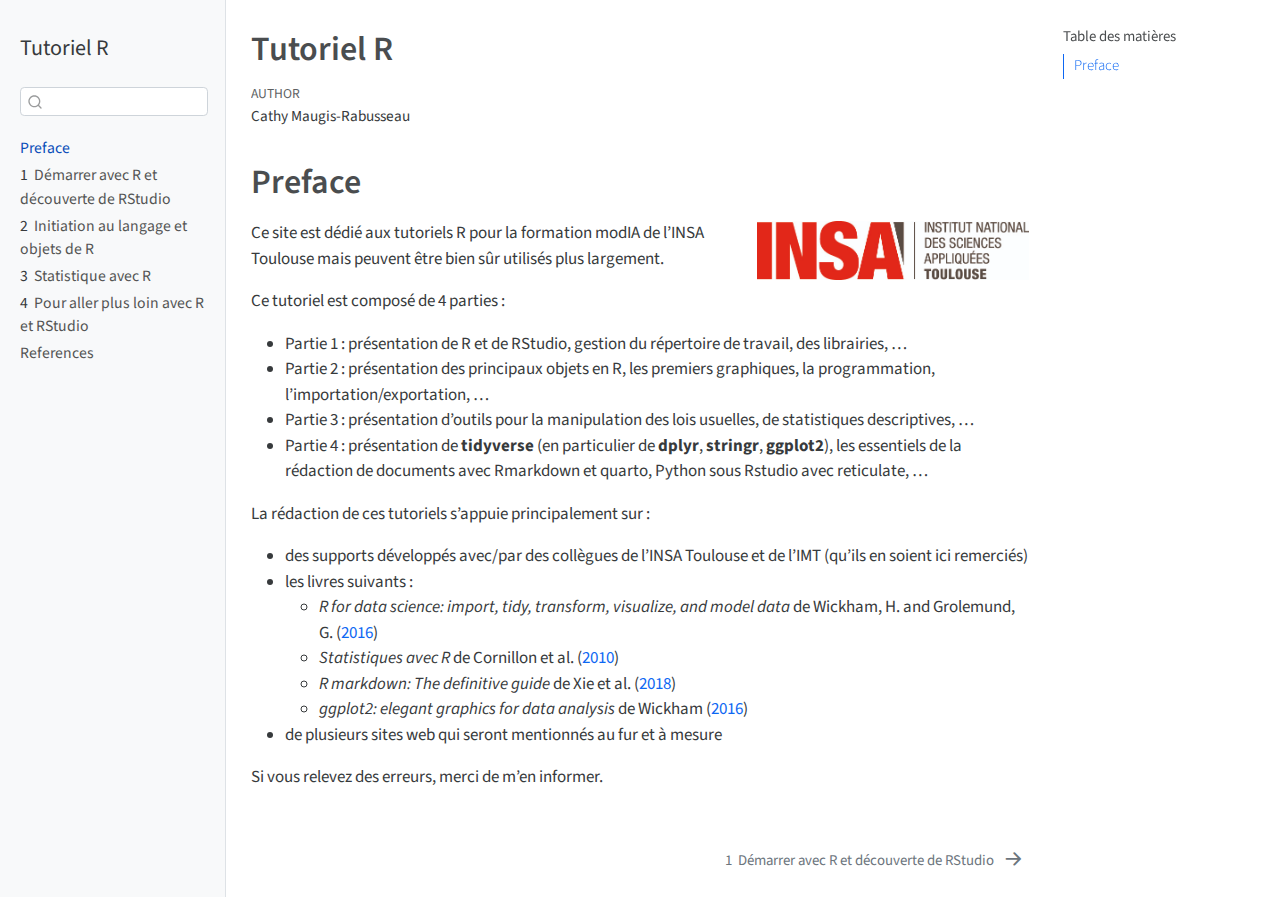
<file: index.html>
<!DOCTYPE html>
<html xmlns="http://www.w3.org/1999/xhtml" lang="en" xml:lang="en"><head>

<meta charset="utf-8">
<meta name="generator" content="quarto-1.3.433">

<meta name="viewport" content="width=device-width, initial-scale=1.0, user-scalable=yes">

<meta name="author" content="Cathy Maugis-Rabusseau">

<title>Tutoriel R</title>
<style>
code{white-space: pre-wrap;}
span.smallcaps{font-variant: small-caps;}
div.columns{display: flex; gap: min(4vw, 1.5em);}
div.column{flex: auto; overflow-x: auto;}
div.hanging-indent{margin-left: 1.5em; text-indent: -1.5em;}
ul.task-list{list-style: none;}
ul.task-list li input[type="checkbox"] {
  width: 0.8em;
  margin: 0 0.8em 0.2em -1em; /* quarto-specific, see https://github.com/quarto-dev/quarto-cli/issues/4556 */ 
  vertical-align: middle;
}
/* CSS for citations */
div.csl-bib-body { }
div.csl-entry {
  clear: both;
}
.hanging-indent div.csl-entry {
  margin-left:2em;
  text-indent:-2em;
}
div.csl-left-margin {
  min-width:2em;
  float:left;
}
div.csl-right-inline {
  margin-left:2em;
  padding-left:1em;
}
div.csl-indent {
  margin-left: 2em;
}</style>


<script src="site_libs/quarto-nav/quarto-nav.js"></script>
<script src="site_libs/quarto-nav/headroom.min.js"></script>
<script src="site_libs/clipboard/clipboard.min.js"></script>
<script src="site_libs/quarto-search/autocomplete.umd.js"></script>
<script src="site_libs/quarto-search/fuse.min.js"></script>
<script src="site_libs/quarto-search/quarto-search.js"></script>
<meta name="quarto:offset" content="./">
<link href="./Part1-Intro.html" rel="next">
<script src="site_libs/quarto-html/quarto.js"></script>
<script src="site_libs/quarto-html/popper.min.js"></script>
<script src="site_libs/quarto-html/tippy.umd.min.js"></script>
<script src="site_libs/quarto-html/anchor.min.js"></script>
<link href="site_libs/quarto-html/tippy.css" rel="stylesheet">
<link href="site_libs/quarto-html/quarto-syntax-highlighting.css" rel="stylesheet" id="quarto-text-highlighting-styles">
<script src="site_libs/bootstrap/bootstrap.min.js"></script>
<link href="site_libs/bootstrap/bootstrap-icons.css" rel="stylesheet">
<link href="site_libs/bootstrap/bootstrap.min.css" rel="stylesheet" id="quarto-bootstrap" data-mode="light">
<script id="quarto-search-options" type="application/json">{
  "location": "sidebar",
  "copy-button": false,
  "collapse-after": 3,
  "panel-placement": "start",
  "type": "textbox",
  "limit": 20,
  "language": {
    "search-no-results-text": "No results",
    "search-matching-documents-text": "matching documents",
    "search-copy-link-title": "Copy link to search",
    "search-hide-matches-text": "Hide additional matches",
    "search-more-match-text": "more match in this document",
    "search-more-matches-text": "more matches in this document",
    "search-clear-button-title": "Clear",
    "search-detached-cancel-button-title": "Cancel",
    "search-submit-button-title": "Submit",
    "search-label": "Search"
  }
}</script>


</head>

<body class="nav-sidebar docked">

<div id="quarto-search-results"></div>
  <header id="quarto-header" class="headroom fixed-top">
  <nav class="quarto-secondary-nav">
    <div class="container-fluid d-flex">
      <button type="button" class="quarto-btn-toggle btn" data-bs-toggle="collapse" data-bs-target="#quarto-sidebar,#quarto-sidebar-glass" aria-controls="quarto-sidebar" aria-expanded="false" aria-label="Toggle sidebar navigation" onclick="if (window.quartoToggleHeadroom) { window.quartoToggleHeadroom(); }">
        <i class="bi bi-layout-text-sidebar-reverse"></i>
      </button>
      <nav class="quarto-page-breadcrumbs" aria-label="breadcrumb"><ol class="breadcrumb"><li class="breadcrumb-item"><a href="./index.html">Preface</a></li></ol></nav>
      <a class="flex-grow-1" role="button" data-bs-toggle="collapse" data-bs-target="#quarto-sidebar,#quarto-sidebar-glass" aria-controls="quarto-sidebar" aria-expanded="false" aria-label="Toggle sidebar navigation" onclick="if (window.quartoToggleHeadroom) { window.quartoToggleHeadroom(); }">      
      </a>
      <button type="button" class="btn quarto-search-button" aria-label="" onclick="window.quartoOpenSearch();">
        <i class="bi bi-search"></i>
      </button>
    </div>
  </nav>
</header>
<!-- content -->
<div id="quarto-content" class="quarto-container page-columns page-rows-contents page-layout-article">
<!-- sidebar -->
  <nav id="quarto-sidebar" class="sidebar collapse collapse-horizontal sidebar-navigation docked overflow-auto">
    <div class="pt-lg-2 mt-2 text-left sidebar-header">
    <div class="sidebar-title mb-0 py-0">
      <a href="./">Tutoriel R</a> 
    </div>
      </div>
        <div class="mt-2 flex-shrink-0 align-items-center">
        <div class="sidebar-search">
        <div id="quarto-search" class="" title="Search"></div>
        </div>
        </div>
    <div class="sidebar-menu-container"> 
    <ul class="list-unstyled mt-1">
        <li class="sidebar-item">
  <div class="sidebar-item-container"> 
  <a href="./index.html" class="sidebar-item-text sidebar-link active">
 <span class="menu-text">Preface</span></a>
  </div>
</li>
        <li class="sidebar-item">
  <div class="sidebar-item-container"> 
  <a href="./Part1-Intro.html" class="sidebar-item-text sidebar-link">
 <span class="menu-text"><span class="chapter-number">1</span>&nbsp; <span class="chapter-title">Démarrer avec R et découverte de RStudio</span></span></a>
  </div>
</li>
        <li class="sidebar-item">
  <div class="sidebar-item-container"> 
  <a href="./Part2-InitR.html" class="sidebar-item-text sidebar-link">
 <span class="menu-text"><span class="chapter-number">2</span>&nbsp; <span class="chapter-title">Initiation au langage et objets de R</span></span></a>
  </div>
</li>
        <li class="sidebar-item">
  <div class="sidebar-item-container"> 
  <a href="./Part3-StatR.html" class="sidebar-item-text sidebar-link">
 <span class="menu-text"><span class="chapter-number">3</span>&nbsp; <span class="chapter-title">Statistique avec R</span></span></a>
  </div>
</li>
        <li class="sidebar-item">
  <div class="sidebar-item-container"> 
  <a href="./Part4-Ravance.html" class="sidebar-item-text sidebar-link">
 <span class="menu-text"><span class="chapter-number">4</span>&nbsp; <span class="chapter-title">Pour aller plus loin avec R et RStudio</span></span></a>
  </div>
</li>
        <li class="sidebar-item">
  <div class="sidebar-item-container"> 
  <a href="./references.html" class="sidebar-item-text sidebar-link">
 <span class="menu-text">References</span></a>
  </div>
</li>
    </ul>
    </div>
</nav>
<div id="quarto-sidebar-glass" data-bs-toggle="collapse" data-bs-target="#quarto-sidebar,#quarto-sidebar-glass"></div>
<!-- margin-sidebar -->
    <div id="quarto-margin-sidebar" class="sidebar margin-sidebar">
        <nav id="TOC" role="doc-toc" class="toc-active">
    <h2 id="toc-title">Table des matières</h2>
   
  <ul>
  <li><a href="#preface" id="toc-preface" class="nav-link active" data-scroll-target="#preface">Preface</a></li>
  </ul>
</nav>
    </div>
<!-- main -->
<main class="content" id="quarto-document-content">

<header id="title-block-header" class="quarto-title-block default">
<div class="quarto-title">
<h1 class="title">Tutoriel R</h1>
</div>



<div class="quarto-title-meta">

    <div>
    <div class="quarto-title-meta-heading">Author</div>
    <div class="quarto-title-meta-contents">
             <p>Cathy Maugis-Rabusseau </p>
          </div>
  </div>
    
  
    
  </div>
  

</header>


<section id="preface" class="level1 unnumbered">
<h1 class="unnumbered">Preface</h1><p><img src="image/LogoINSAToulouse.jpg" title="Tutoriel R" class="quarto-cover-image img-fluid"></p>
<p>Ce site est dédié aux tutoriels R pour la formation modIA de l’INSA Toulouse mais peuvent être bien sûr utilisés plus largement.</p>
<p>Ce tutoriel est composé de 4 parties :</p>
<ul>
<li>Partie 1 : présentation de R et de RStudio, gestion du répertoire de travail, des librairies, …</li>
<li>Partie 2 : présentation des principaux objets en R, les premiers graphiques, la programmation, l’importation/exportation, …</li>
<li>Partie 3 : présentation d’outils pour la manipulation des lois usuelles, de statistiques descriptives, …</li>
<li>Partie 4 : présentation de <strong>tidyverse</strong> (en particulier de <strong>dplyr</strong>, <strong>stringr</strong>, <strong>ggplot2</strong>), les essentiels de la rédaction de documents avec Rmarkdown et quarto, Python sous Rstudio avec reticulate, …</li>
</ul>
<p>La rédaction de ces tutoriels s’appuie principalement sur :</p>
<ul>
<li>des supports développés avec/par des collègues de l’INSA Toulouse et de l’IMT (qu’ils en soient ici remerciés)</li>
<li>les livres suivants :
<ul>
<li><em>R for data science: import, tidy, transform, visualize, and model data</em> de Wickham, H. and Grolemund, G. <span class="citation" data-cites="RDataScience">(<a href="references.html#ref-RDataScience" role="doc-biblioref">2016</a>)</span></li>
<li><em>Statistiques avec R</em> de Cornillon et al. <span class="citation" data-cites="cornillon2010">(<a href="references.html#ref-cornillon2010" role="doc-biblioref">2010</a>)</span></li>
<li><em>R markdown: The definitive guide</em> de Xie et al. <span class="citation" data-cites="Rmarkdown">(<a href="references.html#ref-Rmarkdown" role="doc-biblioref">2018</a>)</span></li>
<li><em>ggplot2: elegant graphics for data analysis</em> de Wickham <span class="citation" data-cites="ggplot2">(<a href="references.html#ref-ggplot2" role="doc-biblioref">2016</a>)</span></li>
</ul></li>
<li>de plusieurs sites web qui seront mentionnés au fur et à mesure</li>
</ul>
<p>Si vous relevez des erreurs, merci de m’en informer.</p>


<div id="refs" class="references csl-bib-body hanging-indent" role="list" style="display: none">
<div id="ref-cornillon2010" class="csl-entry" role="listitem">
Cornillon, Pierre-André, François Husson, Nicolas Jégou, Eric Matzner-Lober, Julie Josse, Arnaud Guyader, Laurent Rouviére, and Maela Kloareg. 2010. <em>Statistiques Avec r</em>. Rennes (Presses universitaires de).
</div>
<div id="ref-ggplot2" class="csl-entry" role="listitem">
Wickham, H. 2016. <em>Ggplot2: Elegant Graphics for Data Analysis</em>. springer.
</div>
<div id="ref-RDataScience" class="csl-entry" role="listitem">
Wickham, H., and G. Grolemund. 2016. <em>R for Data Science: Import, Tidy, Transform, Visualize, and Model Data</em>. " O’Reilly Media, Inc.". <a href="https://r4ds.had.co.nz/">https://r4ds.had.co.nz/</a>.
</div>
<div id="ref-Rmarkdown" class="csl-entry" role="listitem">
Xie, Y., J. J. Allaire, and G. Grolemund. 2018. <em>R Markdown: The Definitive Guide</em>. CRC Press.
</div>
</div>
</section>

</main> <!-- /main -->
<script id="quarto-html-after-body" type="application/javascript">
window.document.addEventListener("DOMContentLoaded", function (event) {
  const toggleBodyColorMode = (bsSheetEl) => {
    const mode = bsSheetEl.getAttribute("data-mode");
    const bodyEl = window.document.querySelector("body");
    if (mode === "dark") {
      bodyEl.classList.add("quarto-dark");
      bodyEl.classList.remove("quarto-light");
    } else {
      bodyEl.classList.add("quarto-light");
      bodyEl.classList.remove("quarto-dark");
    }
  }
  const toggleBodyColorPrimary = () => {
    const bsSheetEl = window.document.querySelector("link#quarto-bootstrap");
    if (bsSheetEl) {
      toggleBodyColorMode(bsSheetEl);
    }
  }
  toggleBodyColorPrimary();  
  const icon = "";
  const anchorJS = new window.AnchorJS();
  anchorJS.options = {
    placement: 'right',
    icon: icon
  };
  anchorJS.add('.anchored');
  const isCodeAnnotation = (el) => {
    for (const clz of el.classList) {
      if (clz.startsWith('code-annotation-')) {                     
        return true;
      }
    }
    return false;
  }
  const clipboard = new window.ClipboardJS('.code-copy-button', {
    text: function(trigger) {
      const codeEl = trigger.previousElementSibling.cloneNode(true);
      for (const childEl of codeEl.children) {
        if (isCodeAnnotation(childEl)) {
          childEl.remove();
        }
      }
      return codeEl.innerText;
    }
  });
  clipboard.on('success', function(e) {
    // button target
    const button = e.trigger;
    // don't keep focus
    button.blur();
    // flash "checked"
    button.classList.add('code-copy-button-checked');
    var currentTitle = button.getAttribute("title");
    button.setAttribute("title", "Copied!");
    let tooltip;
    if (window.bootstrap) {
      button.setAttribute("data-bs-toggle", "tooltip");
      button.setAttribute("data-bs-placement", "left");
      button.setAttribute("data-bs-title", "Copied!");
      tooltip = new bootstrap.Tooltip(button, 
        { trigger: "manual", 
          customClass: "code-copy-button-tooltip",
          offset: [0, -8]});
      tooltip.show();    
    }
    setTimeout(function() {
      if (tooltip) {
        tooltip.hide();
        button.removeAttribute("data-bs-title");
        button.removeAttribute("data-bs-toggle");
        button.removeAttribute("data-bs-placement");
      }
      button.setAttribute("title", currentTitle);
      button.classList.remove('code-copy-button-checked');
    }, 1000);
    // clear code selection
    e.clearSelection();
  });
  function tippyHover(el, contentFn) {
    const config = {
      allowHTML: true,
      content: contentFn,
      maxWidth: 500,
      delay: 100,
      arrow: false,
      appendTo: function(el) {
          return el.parentElement;
      },
      interactive: true,
      interactiveBorder: 10,
      theme: 'quarto',
      placement: 'bottom-start'
    };
    window.tippy(el, config); 
  }
  const noterefs = window.document.querySelectorAll('a[role="doc-noteref"]');
  for (var i=0; i<noterefs.length; i++) {
    const ref = noterefs[i];
    tippyHover(ref, function() {
      // use id or data attribute instead here
      let href = ref.getAttribute('data-footnote-href') || ref.getAttribute('href');
      try { href = new URL(href).hash; } catch {}
      const id = href.replace(/^#\/?/, "");
      const note = window.document.getElementById(id);
      return note.innerHTML;
    });
  }
      let selectedAnnoteEl;
      const selectorForAnnotation = ( cell, annotation) => {
        let cellAttr = 'data-code-cell="' + cell + '"';
        let lineAttr = 'data-code-annotation="' +  annotation + '"';
        const selector = 'span[' + cellAttr + '][' + lineAttr + ']';
        return selector;
      }
      const selectCodeLines = (annoteEl) => {
        const doc = window.document;
        const targetCell = annoteEl.getAttribute("data-target-cell");
        const targetAnnotation = annoteEl.getAttribute("data-target-annotation");
        const annoteSpan = window.document.querySelector(selectorForAnnotation(targetCell, targetAnnotation));
        const lines = annoteSpan.getAttribute("data-code-lines").split(",");
        const lineIds = lines.map((line) => {
          return targetCell + "-" + line;
        })
        let top = null;
        let height = null;
        let parent = null;
        if (lineIds.length > 0) {
            //compute the position of the single el (top and bottom and make a div)
            const el = window.document.getElementById(lineIds[0]);
            top = el.offsetTop;
            height = el.offsetHeight;
            parent = el.parentElement.parentElement;
          if (lineIds.length > 1) {
            const lastEl = window.document.getElementById(lineIds[lineIds.length - 1]);
            const bottom = lastEl.offsetTop + lastEl.offsetHeight;
            height = bottom - top;
          }
          if (top !== null && height !== null && parent !== null) {
            // cook up a div (if necessary) and position it 
            let div = window.document.getElementById("code-annotation-line-highlight");
            if (div === null) {
              div = window.document.createElement("div");
              div.setAttribute("id", "code-annotation-line-highlight");
              div.style.position = 'absolute';
              parent.appendChild(div);
            }
            div.style.top = top - 2 + "px";
            div.style.height = height + 4 + "px";
            let gutterDiv = window.document.getElementById("code-annotation-line-highlight-gutter");
            if (gutterDiv === null) {
              gutterDiv = window.document.createElement("div");
              gutterDiv.setAttribute("id", "code-annotation-line-highlight-gutter");
              gutterDiv.style.position = 'absolute';
              const codeCell = window.document.getElementById(targetCell);
              const gutter = codeCell.querySelector('.code-annotation-gutter');
              gutter.appendChild(gutterDiv);
            }
            gutterDiv.style.top = top - 2 + "px";
            gutterDiv.style.height = height + 4 + "px";
          }
          selectedAnnoteEl = annoteEl;
        }
      };
      const unselectCodeLines = () => {
        const elementsIds = ["code-annotation-line-highlight", "code-annotation-line-highlight-gutter"];
        elementsIds.forEach((elId) => {
          const div = window.document.getElementById(elId);
          if (div) {
            div.remove();
          }
        });
        selectedAnnoteEl = undefined;
      };
      // Attach click handler to the DT
      const annoteDls = window.document.querySelectorAll('dt[data-target-cell]');
      for (const annoteDlNode of annoteDls) {
        annoteDlNode.addEventListener('click', (event) => {
          const clickedEl = event.target;
          if (clickedEl !== selectedAnnoteEl) {
            unselectCodeLines();
            const activeEl = window.document.querySelector('dt[data-target-cell].code-annotation-active');
            if (activeEl) {
              activeEl.classList.remove('code-annotation-active');
            }
            selectCodeLines(clickedEl);
            clickedEl.classList.add('code-annotation-active');
          } else {
            // Unselect the line
            unselectCodeLines();
            clickedEl.classList.remove('code-annotation-active');
          }
        });
      }
  const findCites = (el) => {
    const parentEl = el.parentElement;
    if (parentEl) {
      const cites = parentEl.dataset.cites;
      if (cites) {
        return {
          el,
          cites: cites.split(' ')
        };
      } else {
        return findCites(el.parentElement)
      }
    } else {
      return undefined;
    }
  };
  var bibliorefs = window.document.querySelectorAll('a[role="doc-biblioref"]');
  for (var i=0; i<bibliorefs.length; i++) {
    const ref = bibliorefs[i];
    const citeInfo = findCites(ref);
    if (citeInfo) {
      tippyHover(citeInfo.el, function() {
        var popup = window.document.createElement('div');
        citeInfo.cites.forEach(function(cite) {
          var citeDiv = window.document.createElement('div');
          citeDiv.classList.add('hanging-indent');
          citeDiv.classList.add('csl-entry');
          var biblioDiv = window.document.getElementById('ref-' + cite);
          if (biblioDiv) {
            citeDiv.innerHTML = biblioDiv.innerHTML;
          }
          popup.appendChild(citeDiv);
        });
        return popup.innerHTML;
      });
    }
  }
});
</script>
<nav class="page-navigation">
  <div class="nav-page nav-page-previous">
  </div>
  <div class="nav-page nav-page-next">
      <a href="./Part1-Intro.html" class="pagination-link">
        <span class="nav-page-text"><span class="chapter-number">1</span>&nbsp; <span class="chapter-title">Démarrer avec R et découverte de RStudio</span></span> <i class="bi bi-arrow-right-short"></i>
      </a>
  </div>
</nav>
</div> <!-- /content -->



</body></html>
</file>
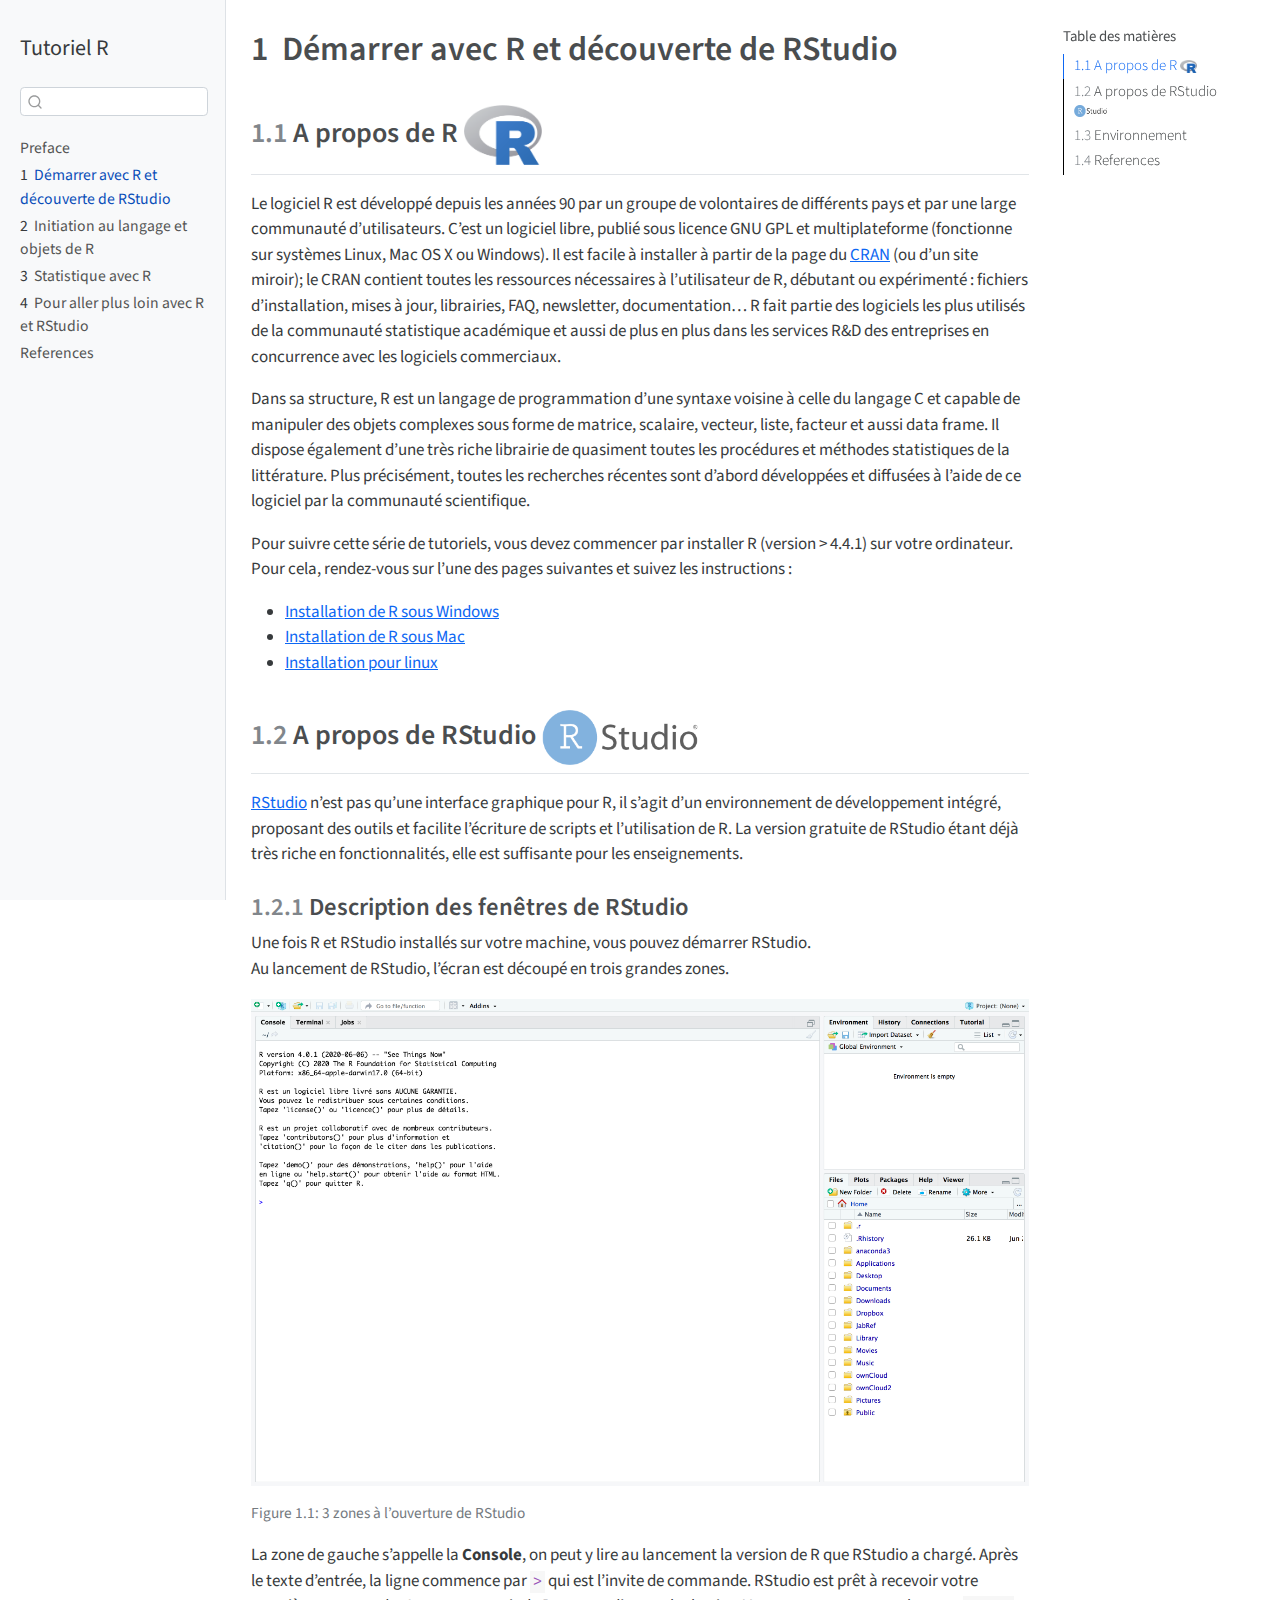
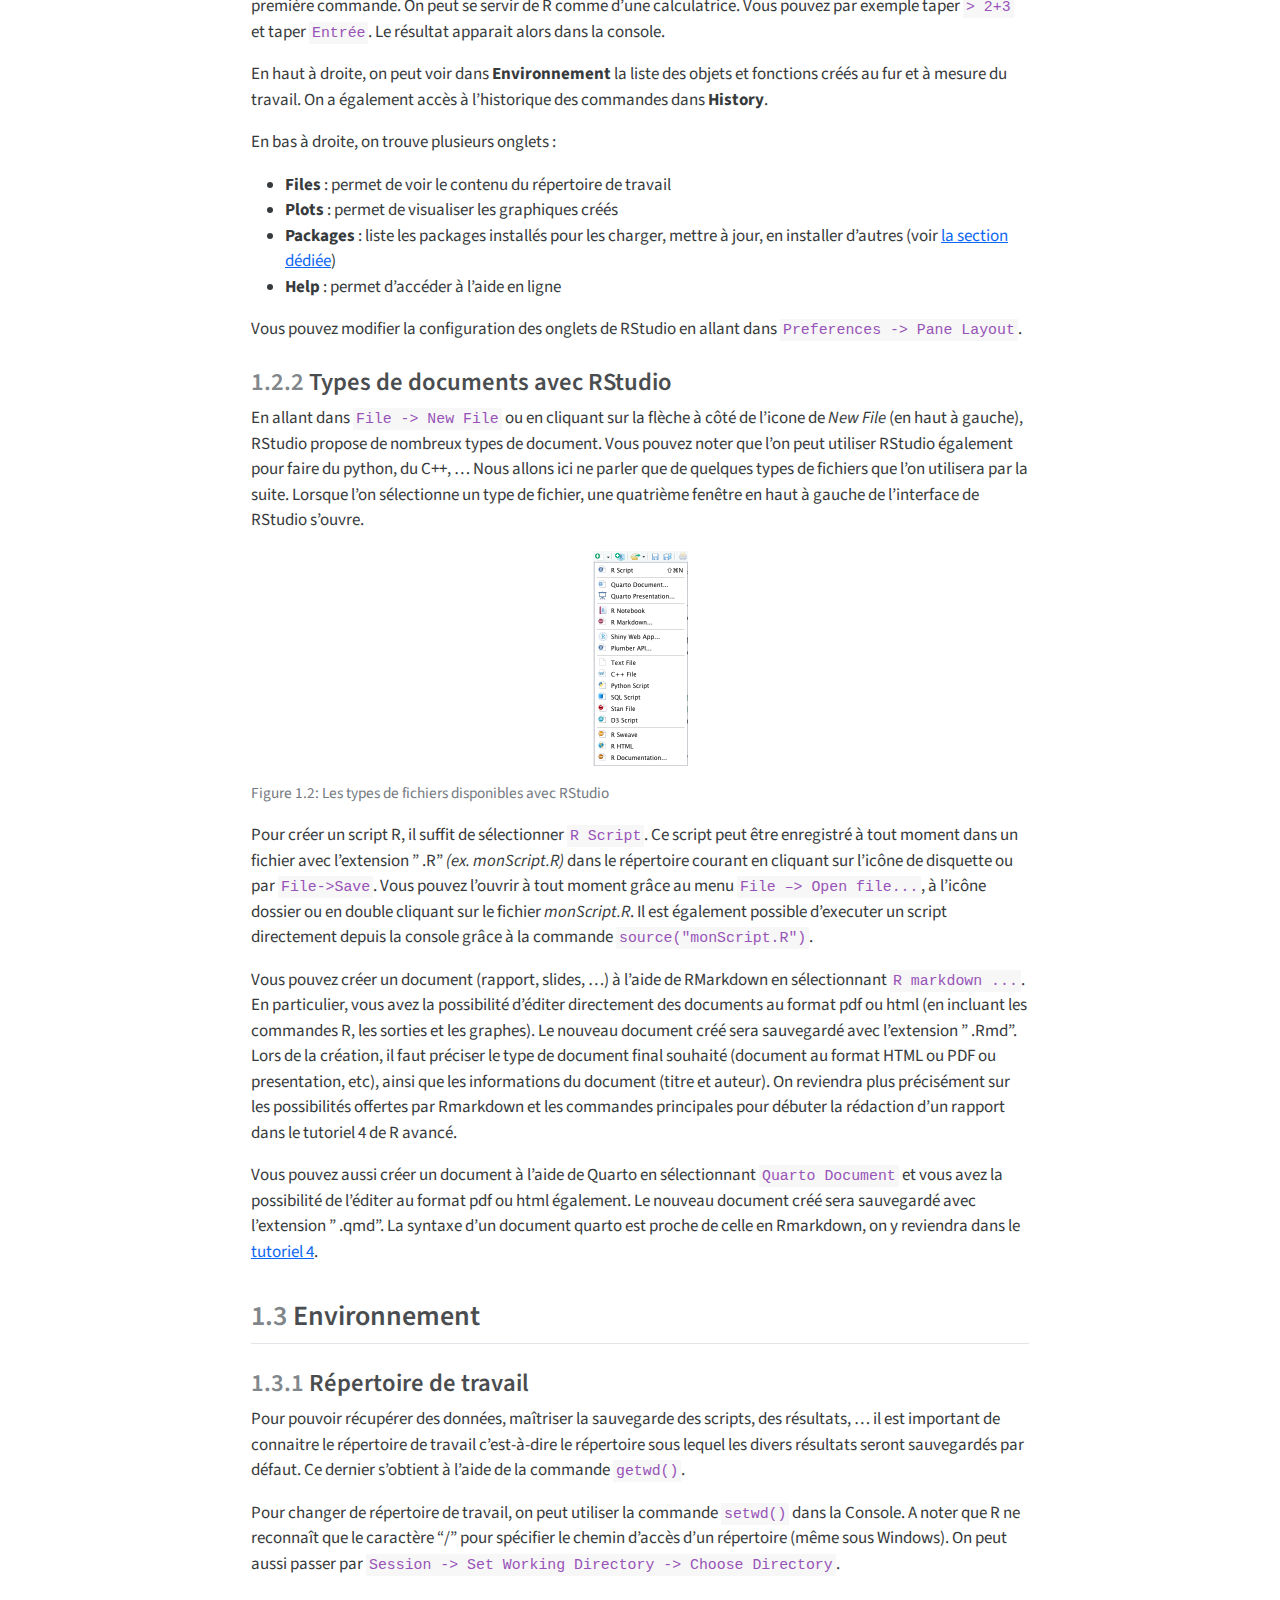
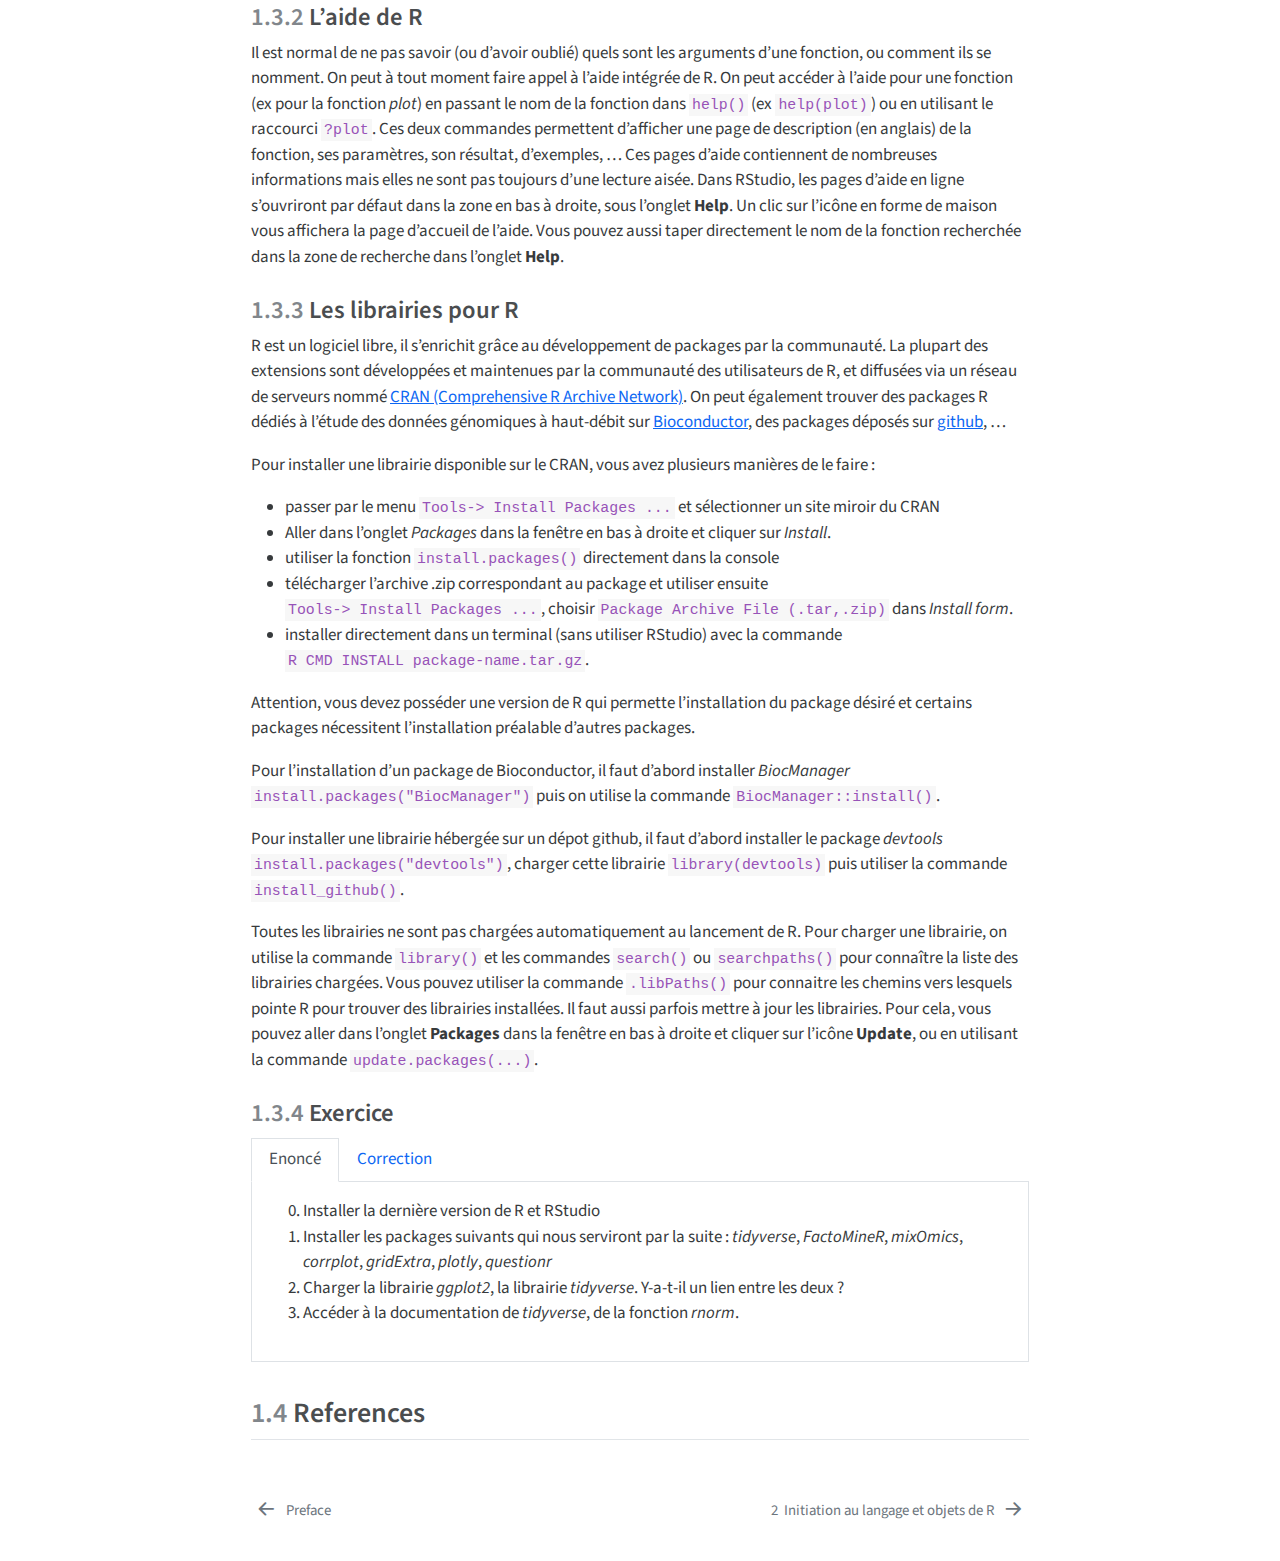
<file: Part1-Intro.html>
<!DOCTYPE html>
<html xmlns="http://www.w3.org/1999/xhtml" lang="en" xml:lang="en"><head>

<meta charset="utf-8">
<meta name="generator" content="quarto-1.3.433">

<meta name="viewport" content="width=device-width, initial-scale=1.0, user-scalable=yes">


<title>Tutoriel R - 1&nbsp; Démarrer avec R et découverte de RStudio</title>
<style>
code{white-space: pre-wrap;}
span.smallcaps{font-variant: small-caps;}
div.columns{display: flex; gap: min(4vw, 1.5em);}
div.column{flex: auto; overflow-x: auto;}
div.hanging-indent{margin-left: 1.5em; text-indent: -1.5em;}
ul.task-list{list-style: none;}
ul.task-list li input[type="checkbox"] {
  width: 0.8em;
  margin: 0 0.8em 0.2em -1em; /* quarto-specific, see https://github.com/quarto-dev/quarto-cli/issues/4556 */ 
  vertical-align: middle;
}
/* CSS for syntax highlighting */
pre > code.sourceCode { white-space: pre; position: relative; }
pre > code.sourceCode > span { display: inline-block; line-height: 1.25; }
pre > code.sourceCode > span:empty { height: 1.2em; }
.sourceCode { overflow: visible; }
code.sourceCode > span { color: inherit; text-decoration: inherit; }
div.sourceCode { margin: 1em 0; }
pre.sourceCode { margin: 0; }
@media screen {
div.sourceCode { overflow: auto; }
}
@media print {
pre > code.sourceCode { white-space: pre-wrap; }
pre > code.sourceCode > span { text-indent: -5em; padding-left: 5em; }
}
pre.numberSource code
  { counter-reset: source-line 0; }
pre.numberSource code > span
  { position: relative; left: -4em; counter-increment: source-line; }
pre.numberSource code > span > a:first-child::before
  { content: counter(source-line);
    position: relative; left: -1em; text-align: right; vertical-align: baseline;
    border: none; display: inline-block;
    -webkit-touch-callout: none; -webkit-user-select: none;
    -khtml-user-select: none; -moz-user-select: none;
    -ms-user-select: none; user-select: none;
    padding: 0 4px; width: 4em;
  }
pre.numberSource { margin-left: 3em;  padding-left: 4px; }
div.sourceCode
  {   }
@media screen {
pre > code.sourceCode > span > a:first-child::before { text-decoration: underline; }
}
</style>


<script src="site_libs/quarto-nav/quarto-nav.js"></script>
<script src="site_libs/quarto-nav/headroom.min.js"></script>
<script src="site_libs/clipboard/clipboard.min.js"></script>
<script src="site_libs/quarto-search/autocomplete.umd.js"></script>
<script src="site_libs/quarto-search/fuse.min.js"></script>
<script src="site_libs/quarto-search/quarto-search.js"></script>
<meta name="quarto:offset" content="./">
<link href="./Part2-InitR.html" rel="next">
<link href="./index.html" rel="prev">
<script src="site_libs/quarto-html/quarto.js"></script>
<script src="site_libs/quarto-html/popper.min.js"></script>
<script src="site_libs/quarto-html/tippy.umd.min.js"></script>
<script src="site_libs/quarto-html/anchor.min.js"></script>
<link href="site_libs/quarto-html/tippy.css" rel="stylesheet">
<link href="site_libs/quarto-html/quarto-syntax-highlighting.css" rel="stylesheet" id="quarto-text-highlighting-styles">
<script src="site_libs/bootstrap/bootstrap.min.js"></script>
<link href="site_libs/bootstrap/bootstrap-icons.css" rel="stylesheet">
<link href="site_libs/bootstrap/bootstrap.min.css" rel="stylesheet" id="quarto-bootstrap" data-mode="light">
<script id="quarto-search-options" type="application/json">{
  "location": "sidebar",
  "copy-button": false,
  "collapse-after": 3,
  "panel-placement": "start",
  "type": "textbox",
  "limit": 20,
  "language": {
    "search-no-results-text": "No results",
    "search-matching-documents-text": "matching documents",
    "search-copy-link-title": "Copy link to search",
    "search-hide-matches-text": "Hide additional matches",
    "search-more-match-text": "more match in this document",
    "search-more-matches-text": "more matches in this document",
    "search-clear-button-title": "Clear",
    "search-detached-cancel-button-title": "Cancel",
    "search-submit-button-title": "Submit",
    "search-label": "Search"
  }
}</script>


</head>

<body class="nav-sidebar docked">

<div id="quarto-search-results"></div>
  <header id="quarto-header" class="headroom fixed-top">
  <nav class="quarto-secondary-nav">
    <div class="container-fluid d-flex">
      <button type="button" class="quarto-btn-toggle btn" data-bs-toggle="collapse" data-bs-target="#quarto-sidebar,#quarto-sidebar-glass" aria-controls="quarto-sidebar" aria-expanded="false" aria-label="Toggle sidebar navigation" onclick="if (window.quartoToggleHeadroom) { window.quartoToggleHeadroom(); }">
        <i class="bi bi-layout-text-sidebar-reverse"></i>
      </button>
      <nav class="quarto-page-breadcrumbs" aria-label="breadcrumb"><ol class="breadcrumb"><li class="breadcrumb-item"><a href="./Part1-Intro.html"><span class="chapter-number">1</span>&nbsp; <span class="chapter-title">Démarrer avec R et découverte de RStudio</span></a></li></ol></nav>
      <a class="flex-grow-1" role="button" data-bs-toggle="collapse" data-bs-target="#quarto-sidebar,#quarto-sidebar-glass" aria-controls="quarto-sidebar" aria-expanded="false" aria-label="Toggle sidebar navigation" onclick="if (window.quartoToggleHeadroom) { window.quartoToggleHeadroom(); }">      
      </a>
      <button type="button" class="btn quarto-search-button" aria-label="" onclick="window.quartoOpenSearch();">
        <i class="bi bi-search"></i>
      </button>
    </div>
  </nav>
</header>
<!-- content -->
<div id="quarto-content" class="quarto-container page-columns page-rows-contents page-layout-article">
<!-- sidebar -->
  <nav id="quarto-sidebar" class="sidebar collapse collapse-horizontal sidebar-navigation docked overflow-auto">
    <div class="pt-lg-2 mt-2 text-left sidebar-header">
    <div class="sidebar-title mb-0 py-0">
      <a href="./">Tutoriel R</a> 
    </div>
      </div>
        <div class="mt-2 flex-shrink-0 align-items-center">
        <div class="sidebar-search">
        <div id="quarto-search" class="" title="Search"></div>
        </div>
        </div>
    <div class="sidebar-menu-container"> 
    <ul class="list-unstyled mt-1">
        <li class="sidebar-item">
  <div class="sidebar-item-container"> 
  <a href="./index.html" class="sidebar-item-text sidebar-link">
 <span class="menu-text">Preface</span></a>
  </div>
</li>
        <li class="sidebar-item">
  <div class="sidebar-item-container"> 
  <a href="./Part1-Intro.html" class="sidebar-item-text sidebar-link active">
 <span class="menu-text"><span class="chapter-number">1</span>&nbsp; <span class="chapter-title">Démarrer avec R et découverte de RStudio</span></span></a>
  </div>
</li>
        <li class="sidebar-item">
  <div class="sidebar-item-container"> 
  <a href="./Part2-InitR.html" class="sidebar-item-text sidebar-link">
 <span class="menu-text"><span class="chapter-number">2</span>&nbsp; <span class="chapter-title">Initiation au langage et objets de R</span></span></a>
  </div>
</li>
        <li class="sidebar-item">
  <div class="sidebar-item-container"> 
  <a href="./Part3-StatR.html" class="sidebar-item-text sidebar-link">
 <span class="menu-text"><span class="chapter-number">3</span>&nbsp; <span class="chapter-title">Statistique avec R</span></span></a>
  </div>
</li>
        <li class="sidebar-item">
  <div class="sidebar-item-container"> 
  <a href="./Part4-Ravance.html" class="sidebar-item-text sidebar-link">
 <span class="menu-text"><span class="chapter-number">4</span>&nbsp; <span class="chapter-title">Pour aller plus loin avec R et RStudio</span></span></a>
  </div>
</li>
        <li class="sidebar-item">
  <div class="sidebar-item-container"> 
  <a href="./references.html" class="sidebar-item-text sidebar-link">
 <span class="menu-text">References</span></a>
  </div>
</li>
    </ul>
    </div>
</nav>
<div id="quarto-sidebar-glass" data-bs-toggle="collapse" data-bs-target="#quarto-sidebar,#quarto-sidebar-glass"></div>
<!-- margin-sidebar -->
    <div id="quarto-margin-sidebar" class="sidebar margin-sidebar">
        <nav id="TOC" role="doc-toc" class="toc-active">
    <h2 id="toc-title">Table des matières</h2>
   
  <ul>
  <li><a href="#a-propos-de-r" id="toc-a-propos-de-r" class="nav-link active" data-scroll-target="#a-propos-de-r"><span class="header-section-number">1.1</span> A propos de R <img src="image/R_logo.png" id="id" class="class img-fluid" style="width:10.0%"></a></li>
  <li><a href="#a-propos-de-rstudio" id="toc-a-propos-de-rstudio" class="nav-link" data-scroll-target="#a-propos-de-rstudio"><span class="header-section-number">1.2</span> A propos de RStudio <img src="image/RStudio_logo.png" id="id" class="class img-fluid" style="width:20.0%"></a>
  <ul class="collapse">
  <li><a href="#description-des-fenêtres-de-rstudio" id="toc-description-des-fenêtres-de-rstudio" class="nav-link" data-scroll-target="#description-des-fenêtres-de-rstudio"><span class="header-section-number">1.2.1</span> Description des fenêtres de RStudio</a></li>
  <li><a href="#types-de-documents-avec-rstudio" id="toc-types-de-documents-avec-rstudio" class="nav-link" data-scroll-target="#types-de-documents-avec-rstudio"><span class="header-section-number">1.2.2</span> Types de documents avec RStudio</a></li>
  </ul></li>
  <li><a href="#environnement" id="toc-environnement" class="nav-link" data-scroll-target="#environnement"><span class="header-section-number">1.3</span> Environnement</a>
  <ul class="collapse">
  <li><a href="#répertoire-de-travail" id="toc-répertoire-de-travail" class="nav-link" data-scroll-target="#répertoire-de-travail"><span class="header-section-number">1.3.1</span> Répertoire de travail</a></li>
  <li><a href="#laide-de-r" id="toc-laide-de-r" class="nav-link" data-scroll-target="#laide-de-r"><span class="header-section-number">1.3.2</span> L’aide de R</a></li>
  <li><a href="#sectLib" id="toc-sectLib" class="nav-link" data-scroll-target="#sectLib"><span class="header-section-number">1.3.3</span> Les librairies pour R</a></li>
  <li><a href="#exercice" id="toc-exercice" class="nav-link" data-scroll-target="#exercice"><span class="header-section-number">1.3.4</span> Exercice</a></li>
  </ul></li>
  <li><a href="#references" id="toc-references" class="nav-link" data-scroll-target="#references"><span class="header-section-number">1.4</span> References</a></li>
  </ul>
</nav>
    </div>
<!-- main -->
<main class="content" id="quarto-document-content">

<header id="title-block-header" class="quarto-title-block default">
<div class="quarto-title">
<h1 class="title"><span class="chapter-number">1</span>&nbsp; <span class="chapter-title">Démarrer avec R et découverte de RStudio</span></h1>
</div>



<div class="quarto-title-meta">

    
  
    
  </div>
  

</header>

<section id="a-propos-de-r" class="level2" data-number="1.1">
<h2 data-number="1.1" class="anchored" data-anchor-id="a-propos-de-r"><span class="header-section-number">1.1</span> A propos de R <img src="image/R_logo.png" id="id" class="class img-fluid" style="width:10.0%"></h2>
<p>Le logiciel R est développé depuis les années 90 par un groupe de volontaires de différents pays et par une large communauté d’utilisateurs. C’est un logiciel libre, publié sous licence GNU GPL et multiplateforme (fonctionne sur systèmes Linux, Mac OS X ou Windows). Il est facile à installer à partir de la page du <a href="https://cran.r-project.org/index.html" target="_blank">CRAN</a> (ou d’un site miroir); le CRAN contient toutes les ressources nécessaires à l’utilisateur de R, débutant ou expérimenté : fichiers d’installation, mises à jour, librairies, FAQ, newsletter, documentation… R fait partie des logiciels les plus utilisés de la communauté statistique académique et aussi de plus en plus dans les services R&amp;D des entreprises en concurrence avec les logiciels commerciaux.</p>
<p>Dans sa structure, R est un langage de programmation d’une syntaxe voisine à celle du langage C et capable de manipuler des objets complexes sous forme de matrice, scalaire, vecteur, liste, facteur et aussi data frame. Il dispose également d’une très riche librairie de quasiment toutes les procédures et méthodes statistiques de la littérature. Plus précisément, toutes les recherches récentes sont d’abord développées et diffusées à l’aide de ce logiciel par la communauté scientifique.</p>
<p>Pour suivre cette série de tutoriels, vous devez commencer par installer R (version &gt; 4.4.1) sur votre ordinateur. Pour cela, rendez-vous sur l’une des pages suivantes et suivez les instructions :</p>
<ul>
<li><a href="https://cloud.r-project.org/bin/windows/base/" target="_blank">Installation de R sous Windows</a></li>
<li><a href="https://cloud.r-project.org/bin/macosx/" target="_blank">Installation de R sous Mac</a></li>
<li><a href="https://cloud.r-project.org/bin/linux/" target="_blank">Installation pour linux</a></li>
</ul>
</section>
<section id="a-propos-de-rstudio" class="level2" data-number="1.2">
<h2 data-number="1.2" class="anchored" data-anchor-id="a-propos-de-rstudio"><span class="header-section-number">1.2</span> A propos de RStudio <img src="image/RStudio_logo.png" id="id" class="class img-fluid" style="width:20.0%"></h2>
<p><a href="https://posit.co/downloads/" target="_blank">RStudio</a> n’est pas qu’une interface graphique pour R, il s’agit d’un environnement de développement intégré, proposant des outils et facilite l’écriture de scripts et l’utilisation de R. La version gratuite de RStudio étant déjà très riche en fonctionnalités, elle est suffisante pour les enseignements.</p>
<section id="description-des-fenêtres-de-rstudio" class="level3" data-number="1.2.1">
<h3 data-number="1.2.1" class="anchored" data-anchor-id="description-des-fenêtres-de-rstudio"><span class="header-section-number">1.2.1</span> Description des fenêtres de RStudio</h3>
<p>Une fois R et RStudio installés sur votre machine, vous pouvez démarrer RStudio.<br>
Au lancement de RStudio, l’écran est découpé en trois grandes zones.<br>
</p>
<div class="cell" data-layout-align="center" data-fig-cap-location="bottom">
<div class="cell-output-display">
<div id="fig-fenetre" class="quarto-figure quarto-figure-center anchored">
<figure class="figure">
<p><img src="image/Rstudio-Fenetres.png" class="img-fluid figure-img" width="1440"></p>
<figcaption class="figure-caption">Figure&nbsp;1.1: 3 zones à l’ouverture de RStudio</figcaption>
</figure>
</div>
</div>
</div>
<p>La zone de gauche s’appelle la <strong>Console</strong>, on peut y lire au lancement la version de R que RStudio a chargé. Après le texte d’entrée, la ligne commence par <code>&gt;</code> qui est l’invite de commande. RStudio est prêt à recevoir votre première commande. On peut se servir de R comme d’une calculatrice. Vous pouvez par exemple taper <code>&gt; 2+3</code> et taper <code>Entrée</code>. Le résultat apparait alors dans la console.</p>
<p>En haut à droite, on peut voir dans <strong>Environnement</strong> la liste des objets et fonctions créés au fur et à mesure du travail. On a également accès à l’historique des commandes dans <strong>History</strong>.</p>
<p>En bas à droite, on trouve plusieurs onglets :</p>
<ul>
<li><strong>Files</strong> : permet de voir le contenu du répertoire de travail</li>
<li><strong>Plots</strong> : permet de visualiser les graphiques créés</li>
<li><strong>Packages</strong> : liste les packages installés pour les charger, mettre à jour, en installer d’autres (voir <a href="#sectLib">la section dédiée</a>)</li>
<li><strong>Help</strong> : permet d’accéder à l’aide en ligne</li>
</ul>
<p>Vous pouvez modifier la configuration des onglets de RStudio en allant dans <code>Preferences -&gt; Pane Layout</code>.</p>
</section>
<section id="types-de-documents-avec-rstudio" class="level3" data-number="1.2.2">
<h3 data-number="1.2.2" class="anchored" data-anchor-id="types-de-documents-avec-rstudio"><span class="header-section-number">1.2.2</span> Types de documents avec RStudio</h3>
<p>En allant dans <code>File -&gt; New File</code> ou en cliquant sur la flèche à côté de l’icone de <em>New File</em> (en haut à gauche), RStudio propose de nombreux types de document. Vous pouvez noter que l’on peut utiliser RStudio également pour faire du python, du C++, … Nous allons ici ne parler que de quelques types de fichiers que l’on utilisera par la suite. Lorsque l’on sélectionne un type de fichier, une quatrième fenêtre en haut à gauche de l’interface de RStudio s’ouvre.</p>
<div class="cell" data-layout-align="center" data-fig-cap-location="bottom">
<div class="cell-output-display">
<div id="fig-typefichier" class="quarto-figure quarto-figure-center anchored">
<figure class="figure">
<p><img src="image/NewFiles.png" class="img-fluid figure-img" width="95"></p>
<figcaption class="figure-caption">Figure&nbsp;1.2: Les types de fichiers disponibles avec RStudio</figcaption>
</figure>
</div>
</div>
</div>
<p>Pour créer un script R, il suffit de sélectionner <code>R Script</code>. Ce script peut être enregistré à tout moment dans un fichier avec l’extension ” .R” <em>(ex. monScript.R)</em> dans le répertoire courant en cliquant sur l’icône de disquette ou par <code>File-&gt;Save</code>. Vous pouvez l’ouvrir à tout moment grâce au menu <code>File –&gt; Open file...</code>, à l’icône dossier ou en double cliquant sur le fichier <em>monScript.R</em>. Il est également possible d’executer un script directement depuis la console grâce à la commande <code>source("monScript.R")</code>.</p>
<p>Vous pouvez créer un document (rapport, slides, …) à l’aide de RMarkdown en sélectionnant <code>R markdown ...</code>. En particulier, vous avez la possibilité d’éditer directement des documents au format pdf ou html (en incluant les commandes R, les sorties et les graphes). Le nouveau document créé sera sauvegardé avec l’extension ” .Rmd”. Lors de la création, il faut préciser le type de document final souhaité (document au format HTML ou PDF ou presentation, etc), ainsi que les informations du document (titre et auteur). On reviendra plus précisément sur les possibilités offertes par Rmarkdown et les commandes principales pour débuter la rédaction d’un rapport dans le tutoriel 4 de R avancé.</p>
<p>Vous pouvez aussi créer un document à l’aide de Quarto en sélectionnant <code>Quarto Document</code> et vous avez la possibilité de l’éditer au format pdf ou html également. Le nouveau document créé sera sauvegardé avec l’extension ” .qmd”. La syntaxe d’un document quarto est proche de celle en Rmarkdown, on y reviendra dans le <a href="Part4-Ravance.html">tutoriel 4</a>.</p>
</section>
</section>
<section id="environnement" class="level2" data-number="1.3">
<h2 data-number="1.3" class="anchored" data-anchor-id="environnement"><span class="header-section-number">1.3</span> Environnement</h2>
<section id="répertoire-de-travail" class="level3" data-number="1.3.1">
<h3 data-number="1.3.1" class="anchored" data-anchor-id="répertoire-de-travail"><span class="header-section-number">1.3.1</span> Répertoire de travail</h3>
<p>Pour pouvoir récupérer des données, maîtriser la sauvegarde des scripts, des résultats, … il est important de connaitre le répertoire de travail c’est-à-dire le répertoire sous lequel les divers résultats seront sauvegardés par défaut. Ce dernier s’obtient à l’aide de la commande <code>getwd()</code>.</p>
<p>Pour changer de répertoire de travail, on peut utiliser la commande <code>setwd()</code> dans la Console. A noter que R ne reconnaît que le caractère “/” pour spécifier le chemin d’accès d’un répertoire (même sous Windows). On peut aussi passer par <code>Session -&gt; Set Working Directory -&gt; Choose Directory</code>.</p>
</section>
<section id="laide-de-r" class="level3" data-number="1.3.2">
<h3 data-number="1.3.2" class="anchored" data-anchor-id="laide-de-r"><span class="header-section-number">1.3.2</span> L’aide de R</h3>
<p>Il est normal de ne pas savoir (ou d’avoir oublié) quels sont les arguments d’une fonction, ou comment ils se nomment. On peut à tout moment faire appel à l’aide intégrée de R. On peut accéder à l’aide pour une fonction (ex pour la fonction <em>plot</em>) en passant le nom de la fonction dans <code>help()</code> (ex <code>help(plot)</code>) ou en utilisant le raccourci <code>?plot</code>. Ces deux commandes permettent d’afficher une page de description (en anglais) de la fonction, ses paramètres, son résultat, d’exemples, … Ces pages d’aide contiennent de nombreuses informations mais elles ne sont pas toujours d’une lecture aisée. Dans RStudio, les pages d’aide en ligne s’ouvriront par défaut dans la zone en bas à droite, sous l’onglet <strong>Help</strong>. Un clic sur l’icône en forme de maison vous affichera la page d’accueil de l’aide. Vous pouvez aussi taper directement le nom de la fonction recherchée dans la zone de recherche dans l’onglet <strong>Help</strong>.</p>
</section>
<section id="sectLib" class="level3" data-number="1.3.3">
<h3 data-number="1.3.3" class="anchored" data-anchor-id="sectLib"><span class="header-section-number">1.3.3</span> Les librairies pour R</h3>
<p>R est un logiciel libre, il s’enrichit grâce au développement de packages par la communauté. La plupart des extensions sont développées et maintenues par la communauté des utilisateurs de R, et diffusées via un réseau de serveurs nommé <a href="https://cran.r-project.org/" target="_blank">CRAN (Comprehensive R Archive Network)</a>. On peut également trouver des packages R dédiés à l’étude des données génomiques à haut-débit sur <a href="https://www.bioconductor.org/" target="_blank">Bioconductor</a>, des packages déposés sur <a href="https://github.com/" target="_blank">github</a>, …</p>
<p>Pour installer une librairie disponible sur le CRAN, vous avez plusieurs manières de le faire :</p>
<ul>
<li>passer par le menu <code>Tools-&gt; Install Packages ...</code> et sélectionner un site miroir du CRAN</li>
<li>Aller dans l’onglet <em>Packages</em> dans la fenêtre en bas à droite et cliquer sur <em>Install</em>.</li>
<li>utiliser la fonction <code>install.packages()</code> directement dans la console</li>
<li>télécharger l’archive .zip correspondant au package et utiliser ensuite <code>Tools-&gt; Install Packages ...</code>, choisir <code>Package Archive File (.tar,.zip)</code> dans <em>Install form</em>.<br>
</li>
<li>installer directement dans un terminal (sans utiliser RStudio) avec la commande <code>R CMD INSTALL package-name.tar.gz</code>.</li>
</ul>
<p>Attention, vous devez posséder une version de R qui permette l’installation du package désiré et certains packages nécessitent l’installation préalable d’autres packages.</p>
<p>Pour l’installation d’un package de Bioconductor, il faut d’abord installer <em>BiocManager</em> <code>install.packages("BiocManager")</code> puis on utilise la commande <code>BiocManager::install()</code>.</p>
<p>Pour installer une librairie hébergée sur un dépot github, il faut d’abord installer le package <em>devtools</em> <code>install.packages("devtools")</code>, charger cette librairie <code>library(devtools)</code> puis utiliser la commande <code>install_github()</code>.</p>
<p>Toutes les librairies ne sont pas chargées automatiquement au lancement de R. Pour charger une librairie, on utilise la commande <code>library()</code> et les commandes <code>search()</code> ou <code>searchpaths()</code> pour connaître la liste des librairies chargées. Vous pouvez utiliser la commande <code>.libPaths()</code> pour connaitre les chemins vers lesquels pointe R pour trouver des librairies installées. Il faut aussi parfois mettre à jour les librairies. Pour cela, vous pouvez aller dans l’onglet <strong>Packages</strong> dans la fenêtre en bas à droite et cliquer sur l’icône <strong>Update</strong>, ou en utilisant la commande <code>update.packages(...)</code>.</p>
</section>
<section id="exercice" class="level3" data-number="1.3.4">
<h3 data-number="1.3.4" class="anchored" data-anchor-id="exercice"><span class="header-section-number">1.3.4</span> Exercice</h3>
<div class="tabset-margin-container"></div><div class="panel-tabset">
<ul class="nav nav-tabs" role="tablist"><li class="nav-item" role="presentation"><a class="nav-link active" id="tabset-1-1-tab" data-bs-toggle="tab" data-bs-target="#tabset-1-1" role="tab" aria-controls="tabset-1-1" aria-selected="true">Enoncé</a></li><li class="nav-item" role="presentation"><a class="nav-link" id="tabset-1-2-tab" data-bs-toggle="tab" data-bs-target="#tabset-1-2" role="tab" aria-controls="tabset-1-2" aria-selected="false">Correction</a></li></ul>
<div class="tab-content">
<div id="tabset-1-1" class="tab-pane active" role="tabpanel" aria-labelledby="tabset-1-1-tab">
<ol start="0" type="1">
<li>Installer la dernière version de R et RStudio</li>
<li>Installer les packages suivants qui nous serviront par la suite : <em>tidyverse</em>, <em>FactoMineR</em>, <em>mixOmics</em>, <em>corrplot</em>, <em>gridExtra</em>, <em>plotly</em>, <em>questionr</em></li>
<li>Charger la librairie <em>ggplot2</em>, la librairie <em>tidyverse</em>. Y-a-t-il un lien entre les deux ?<br>
</li>
<li>Accéder à la documentation de <em>tidyverse</em>, de la fonction <em>rnorm</em>.</li>
</ol>
</div>
<div id="tabset-1-2" class="tab-pane" role="tabpanel" aria-labelledby="tabset-1-2-tab">
<p>Question 1 : Voici pour les trois premiers, faire de même pour les autres.</p>
<div class="cell">
<div class="sourceCode cell-code" id="cb1"><pre class="sourceCode r code-with-copy"><code class="sourceCode r"><span id="cb1-1"><a href="#cb1-1" aria-hidden="true" tabindex="-1"></a><span class="fu">install.packages</span>(<span class="st">"FactoMineR"</span>)</span>
<span id="cb1-2"><a href="#cb1-2" aria-hidden="true" tabindex="-1"></a><span class="fu">install.packages</span>(<span class="st">"tidyverse"</span>)</span>
<span id="cb1-3"><a href="#cb1-3" aria-hidden="true" tabindex="-1"></a></span>
<span id="cb1-4"><a href="#cb1-4" aria-hidden="true" tabindex="-1"></a><span class="fu">install.packages</span>(<span class="st">"BiocManager"</span>)</span>
<span id="cb1-5"><a href="#cb1-5" aria-hidden="true" tabindex="-1"></a>BiocManager<span class="sc">::</span><span class="fu">install</span>(<span class="st">"mixOmics"</span>)</span></code><button title="Copy to Clipboard" class="code-copy-button"><i class="bi"></i></button></pre></div>
</div>
<p>Question 2 :</p>
<div class="cell">
<div class="sourceCode cell-code" id="cb2"><pre class="sourceCode r code-with-copy"><code class="sourceCode r"><span id="cb2-1"><a href="#cb2-1" aria-hidden="true" tabindex="-1"></a><span class="fu">library</span>(ggplot2)</span>
<span id="cb2-2"><a href="#cb2-2" aria-hidden="true" tabindex="-1"></a><span class="fu">library</span>(tidyverse)</span></code><button title="Copy to Clipboard" class="code-copy-button"><i class="bi"></i></button></pre></div>
</div>
<p>Le package <em>tidyverse</em> englobe plusieurs librairies dont <em>ggplot2</em>. On reviendra sur ce package <em>tidyverse</em> dans le tutoriel 4 de R avancé.</p>
<p>Question 3 :</p>
<div class="cell">
<div class="sourceCode cell-code" id="cb3"><pre class="sourceCode r code-with-copy"><code class="sourceCode r"><span id="cb3-1"><a href="#cb3-1" aria-hidden="true" tabindex="-1"></a><span class="fu">help</span>(tidyverse)</span>
<span id="cb3-2"><a href="#cb3-2" aria-hidden="true" tabindex="-1"></a>? tidyverse</span>
<span id="cb3-3"><a href="#cb3-3" aria-hidden="true" tabindex="-1"></a></span>
<span id="cb3-4"><a href="#cb3-4" aria-hidden="true" tabindex="-1"></a><span class="fu">help</span>(rnorm)</span>
<span id="cb3-5"><a href="#cb3-5" aria-hidden="true" tabindex="-1"></a>? rnorm</span></code><button title="Copy to Clipboard" class="code-copy-button"><i class="bi"></i></button></pre></div>
</div>
</div>
</div>
</div>
</section>
</section>
<section id="references" class="level2" data-number="1.4">
<h2 data-number="1.4" class="anchored" data-anchor-id="references"><span class="header-section-number">1.4</span> References</h2>


</section>

</main> <!-- /main -->
<script id="quarto-html-after-body" type="application/javascript">
window.document.addEventListener("DOMContentLoaded", function (event) {
  const toggleBodyColorMode = (bsSheetEl) => {
    const mode = bsSheetEl.getAttribute("data-mode");
    const bodyEl = window.document.querySelector("body");
    if (mode === "dark") {
      bodyEl.classList.add("quarto-dark");
      bodyEl.classList.remove("quarto-light");
    } else {
      bodyEl.classList.add("quarto-light");
      bodyEl.classList.remove("quarto-dark");
    }
  }
  const toggleBodyColorPrimary = () => {
    const bsSheetEl = window.document.querySelector("link#quarto-bootstrap");
    if (bsSheetEl) {
      toggleBodyColorMode(bsSheetEl);
    }
  }
  toggleBodyColorPrimary();  
  const icon = "";
  const anchorJS = new window.AnchorJS();
  anchorJS.options = {
    placement: 'right',
    icon: icon
  };
  anchorJS.add('.anchored');
  const isCodeAnnotation = (el) => {
    for (const clz of el.classList) {
      if (clz.startsWith('code-annotation-')) {                     
        return true;
      }
    }
    return false;
  }
  const clipboard = new window.ClipboardJS('.code-copy-button', {
    text: function(trigger) {
      const codeEl = trigger.previousElementSibling.cloneNode(true);
      for (const childEl of codeEl.children) {
        if (isCodeAnnotation(childEl)) {
          childEl.remove();
        }
      }
      return codeEl.innerText;
    }
  });
  clipboard.on('success', function(e) {
    // button target
    const button = e.trigger;
    // don't keep focus
    button.blur();
    // flash "checked"
    button.classList.add('code-copy-button-checked');
    var currentTitle = button.getAttribute("title");
    button.setAttribute("title", "Copied!");
    let tooltip;
    if (window.bootstrap) {
      button.setAttribute("data-bs-toggle", "tooltip");
      button.setAttribute("data-bs-placement", "left");
      button.setAttribute("data-bs-title", "Copied!");
      tooltip = new bootstrap.Tooltip(button, 
        { trigger: "manual", 
          customClass: "code-copy-button-tooltip",
          offset: [0, -8]});
      tooltip.show();    
    }
    setTimeout(function() {
      if (tooltip) {
        tooltip.hide();
        button.removeAttribute("data-bs-title");
        button.removeAttribute("data-bs-toggle");
        button.removeAttribute("data-bs-placement");
      }
      button.setAttribute("title", currentTitle);
      button.classList.remove('code-copy-button-checked');
    }, 1000);
    // clear code selection
    e.clearSelection();
  });
  function tippyHover(el, contentFn) {
    const config = {
      allowHTML: true,
      content: contentFn,
      maxWidth: 500,
      delay: 100,
      arrow: false,
      appendTo: function(el) {
          return el.parentElement;
      },
      interactive: true,
      interactiveBorder: 10,
      theme: 'quarto',
      placement: 'bottom-start'
    };
    window.tippy(el, config); 
  }
  const noterefs = window.document.querySelectorAll('a[role="doc-noteref"]');
  for (var i=0; i<noterefs.length; i++) {
    const ref = noterefs[i];
    tippyHover(ref, function() {
      // use id or data attribute instead here
      let href = ref.getAttribute('data-footnote-href') || ref.getAttribute('href');
      try { href = new URL(href).hash; } catch {}
      const id = href.replace(/^#\/?/, "");
      const note = window.document.getElementById(id);
      return note.innerHTML;
    });
  }
      let selectedAnnoteEl;
      const selectorForAnnotation = ( cell, annotation) => {
        let cellAttr = 'data-code-cell="' + cell + '"';
        let lineAttr = 'data-code-annotation="' +  annotation + '"';
        const selector = 'span[' + cellAttr + '][' + lineAttr + ']';
        return selector;
      }
      const selectCodeLines = (annoteEl) => {
        const doc = window.document;
        const targetCell = annoteEl.getAttribute("data-target-cell");
        const targetAnnotation = annoteEl.getAttribute("data-target-annotation");
        const annoteSpan = window.document.querySelector(selectorForAnnotation(targetCell, targetAnnotation));
        const lines = annoteSpan.getAttribute("data-code-lines").split(",");
        const lineIds = lines.map((line) => {
          return targetCell + "-" + line;
        })
        let top = null;
        let height = null;
        let parent = null;
        if (lineIds.length > 0) {
            //compute the position of the single el (top and bottom and make a div)
            const el = window.document.getElementById(lineIds[0]);
            top = el.offsetTop;
            height = el.offsetHeight;
            parent = el.parentElement.parentElement;
          if (lineIds.length > 1) {
            const lastEl = window.document.getElementById(lineIds[lineIds.length - 1]);
            const bottom = lastEl.offsetTop + lastEl.offsetHeight;
            height = bottom - top;
          }
          if (top !== null && height !== null && parent !== null) {
            // cook up a div (if necessary) and position it 
            let div = window.document.getElementById("code-annotation-line-highlight");
            if (div === null) {
              div = window.document.createElement("div");
              div.setAttribute("id", "code-annotation-line-highlight");
              div.style.position = 'absolute';
              parent.appendChild(div);
            }
            div.style.top = top - 2 + "px";
            div.style.height = height + 4 + "px";
            let gutterDiv = window.document.getElementById("code-annotation-line-highlight-gutter");
            if (gutterDiv === null) {
              gutterDiv = window.document.createElement("div");
              gutterDiv.setAttribute("id", "code-annotation-line-highlight-gutter");
              gutterDiv.style.position = 'absolute';
              const codeCell = window.document.getElementById(targetCell);
              const gutter = codeCell.querySelector('.code-annotation-gutter');
              gutter.appendChild(gutterDiv);
            }
            gutterDiv.style.top = top - 2 + "px";
            gutterDiv.style.height = height + 4 + "px";
          }
          selectedAnnoteEl = annoteEl;
        }
      };
      const unselectCodeLines = () => {
        const elementsIds = ["code-annotation-line-highlight", "code-annotation-line-highlight-gutter"];
        elementsIds.forEach((elId) => {
          const div = window.document.getElementById(elId);
          if (div) {
            div.remove();
          }
        });
        selectedAnnoteEl = undefined;
      };
      // Attach click handler to the DT
      const annoteDls = window.document.querySelectorAll('dt[data-target-cell]');
      for (const annoteDlNode of annoteDls) {
        annoteDlNode.addEventListener('click', (event) => {
          const clickedEl = event.target;
          if (clickedEl !== selectedAnnoteEl) {
            unselectCodeLines();
            const activeEl = window.document.querySelector('dt[data-target-cell].code-annotation-active');
            if (activeEl) {
              activeEl.classList.remove('code-annotation-active');
            }
            selectCodeLines(clickedEl);
            clickedEl.classList.add('code-annotation-active');
          } else {
            // Unselect the line
            unselectCodeLines();
            clickedEl.classList.remove('code-annotation-active');
          }
        });
      }
  const findCites = (el) => {
    const parentEl = el.parentElement;
    if (parentEl) {
      const cites = parentEl.dataset.cites;
      if (cites) {
        return {
          el,
          cites: cites.split(' ')
        };
      } else {
        return findCites(el.parentElement)
      }
    } else {
      return undefined;
    }
  };
  var bibliorefs = window.document.querySelectorAll('a[role="doc-biblioref"]');
  for (var i=0; i<bibliorefs.length; i++) {
    const ref = bibliorefs[i];
    const citeInfo = findCites(ref);
    if (citeInfo) {
      tippyHover(citeInfo.el, function() {
        var popup = window.document.createElement('div');
        citeInfo.cites.forEach(function(cite) {
          var citeDiv = window.document.createElement('div');
          citeDiv.classList.add('hanging-indent');
          citeDiv.classList.add('csl-entry');
          var biblioDiv = window.document.getElementById('ref-' + cite);
          if (biblioDiv) {
            citeDiv.innerHTML = biblioDiv.innerHTML;
          }
          popup.appendChild(citeDiv);
        });
        return popup.innerHTML;
      });
    }
  }
});
</script>
<nav class="page-navigation">
  <div class="nav-page nav-page-previous">
      <a href="./index.html" class="pagination-link">
        <i class="bi bi-arrow-left-short"></i> <span class="nav-page-text">Preface</span>
      </a>          
  </div>
  <div class="nav-page nav-page-next">
      <a href="./Part2-InitR.html" class="pagination-link">
        <span class="nav-page-text"><span class="chapter-number">2</span>&nbsp; <span class="chapter-title">Initiation au langage et objets de R</span></span> <i class="bi bi-arrow-right-short"></i>
      </a>
  </div>
</nav>
</div> <!-- /content -->



</body></html>
</file>
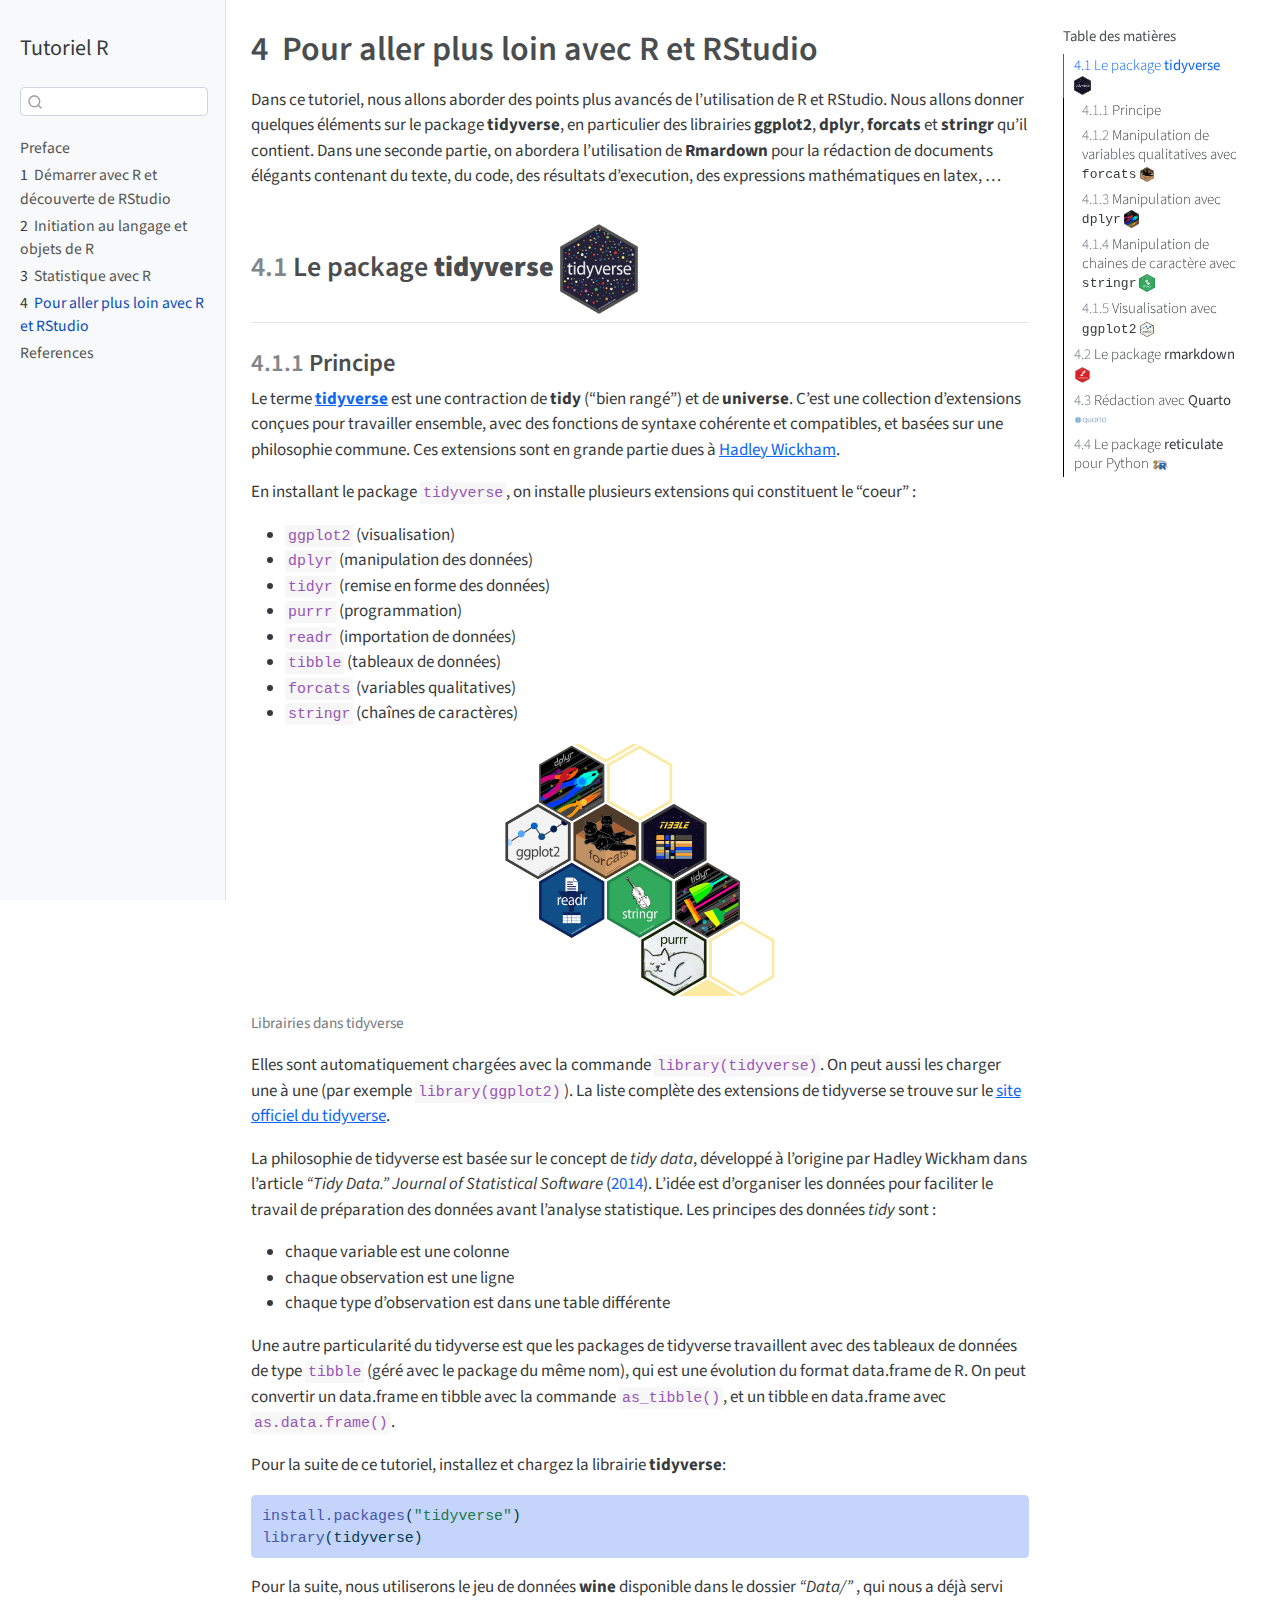
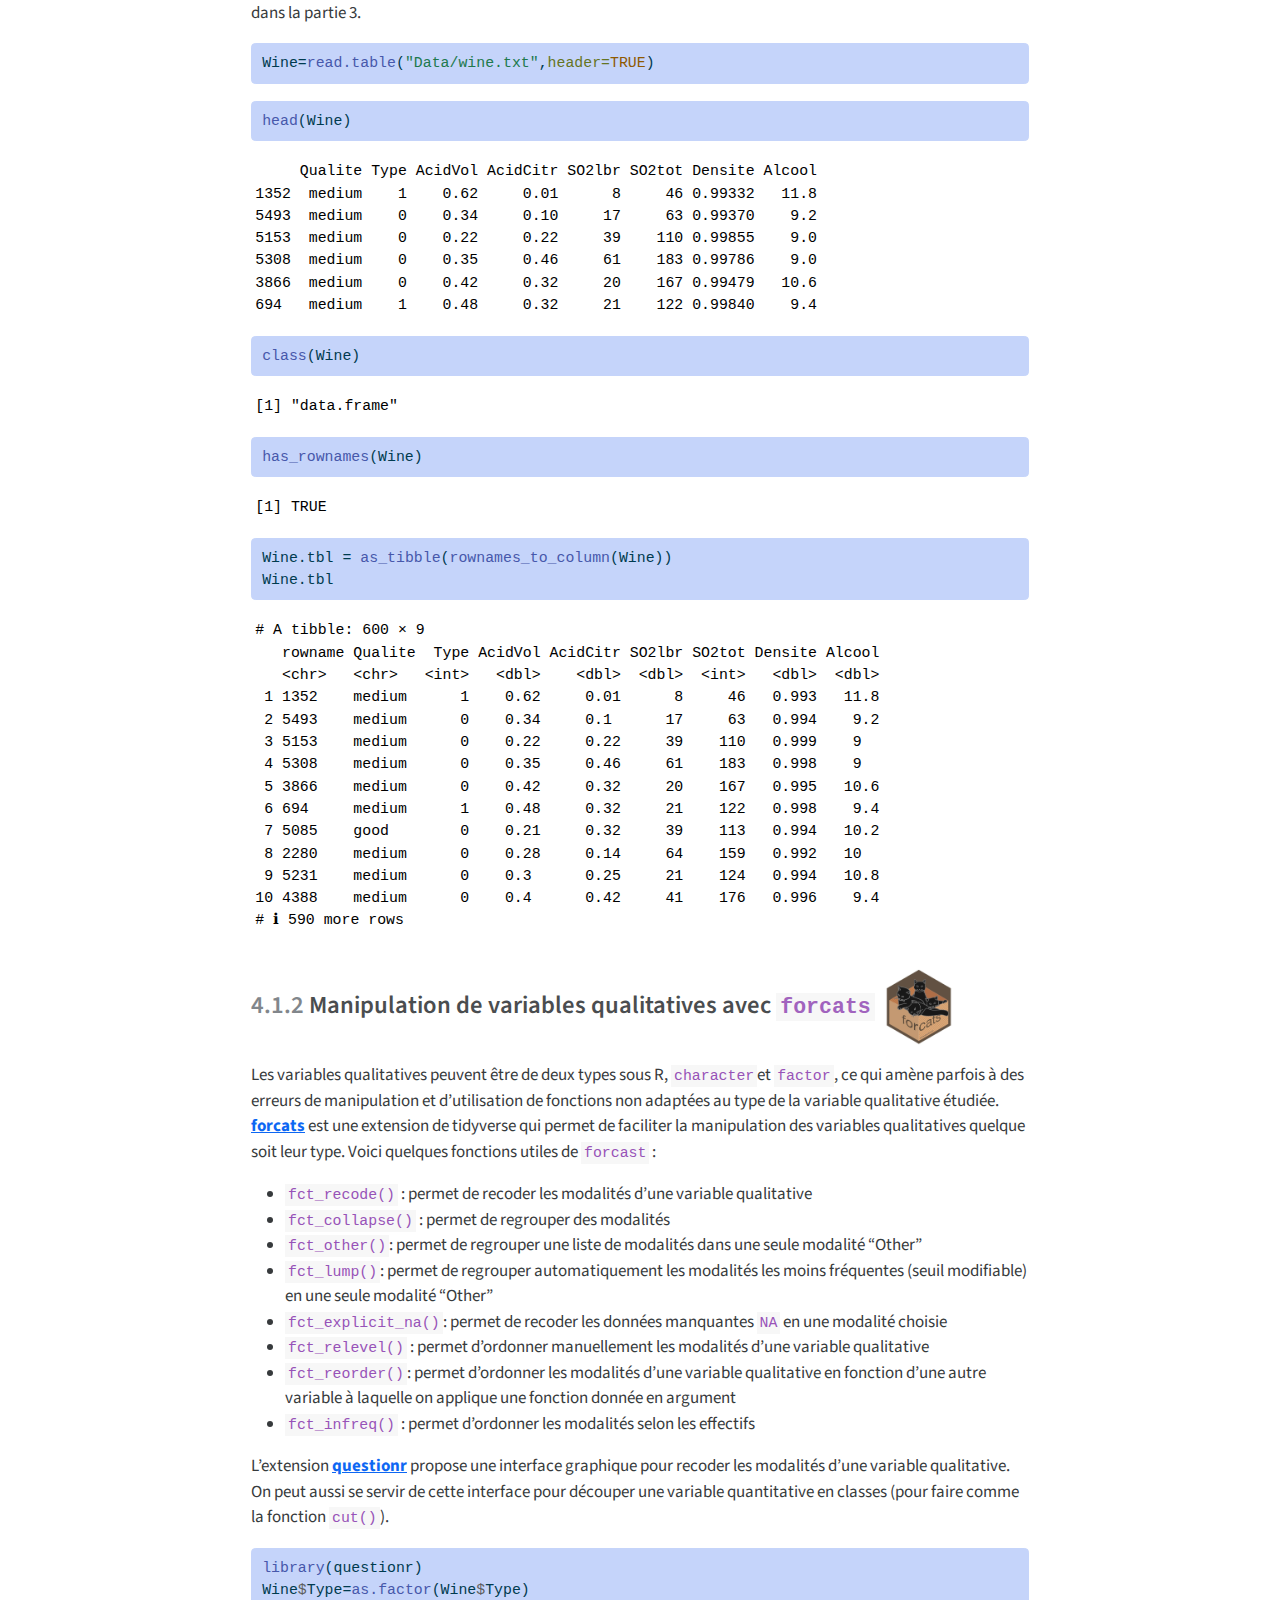
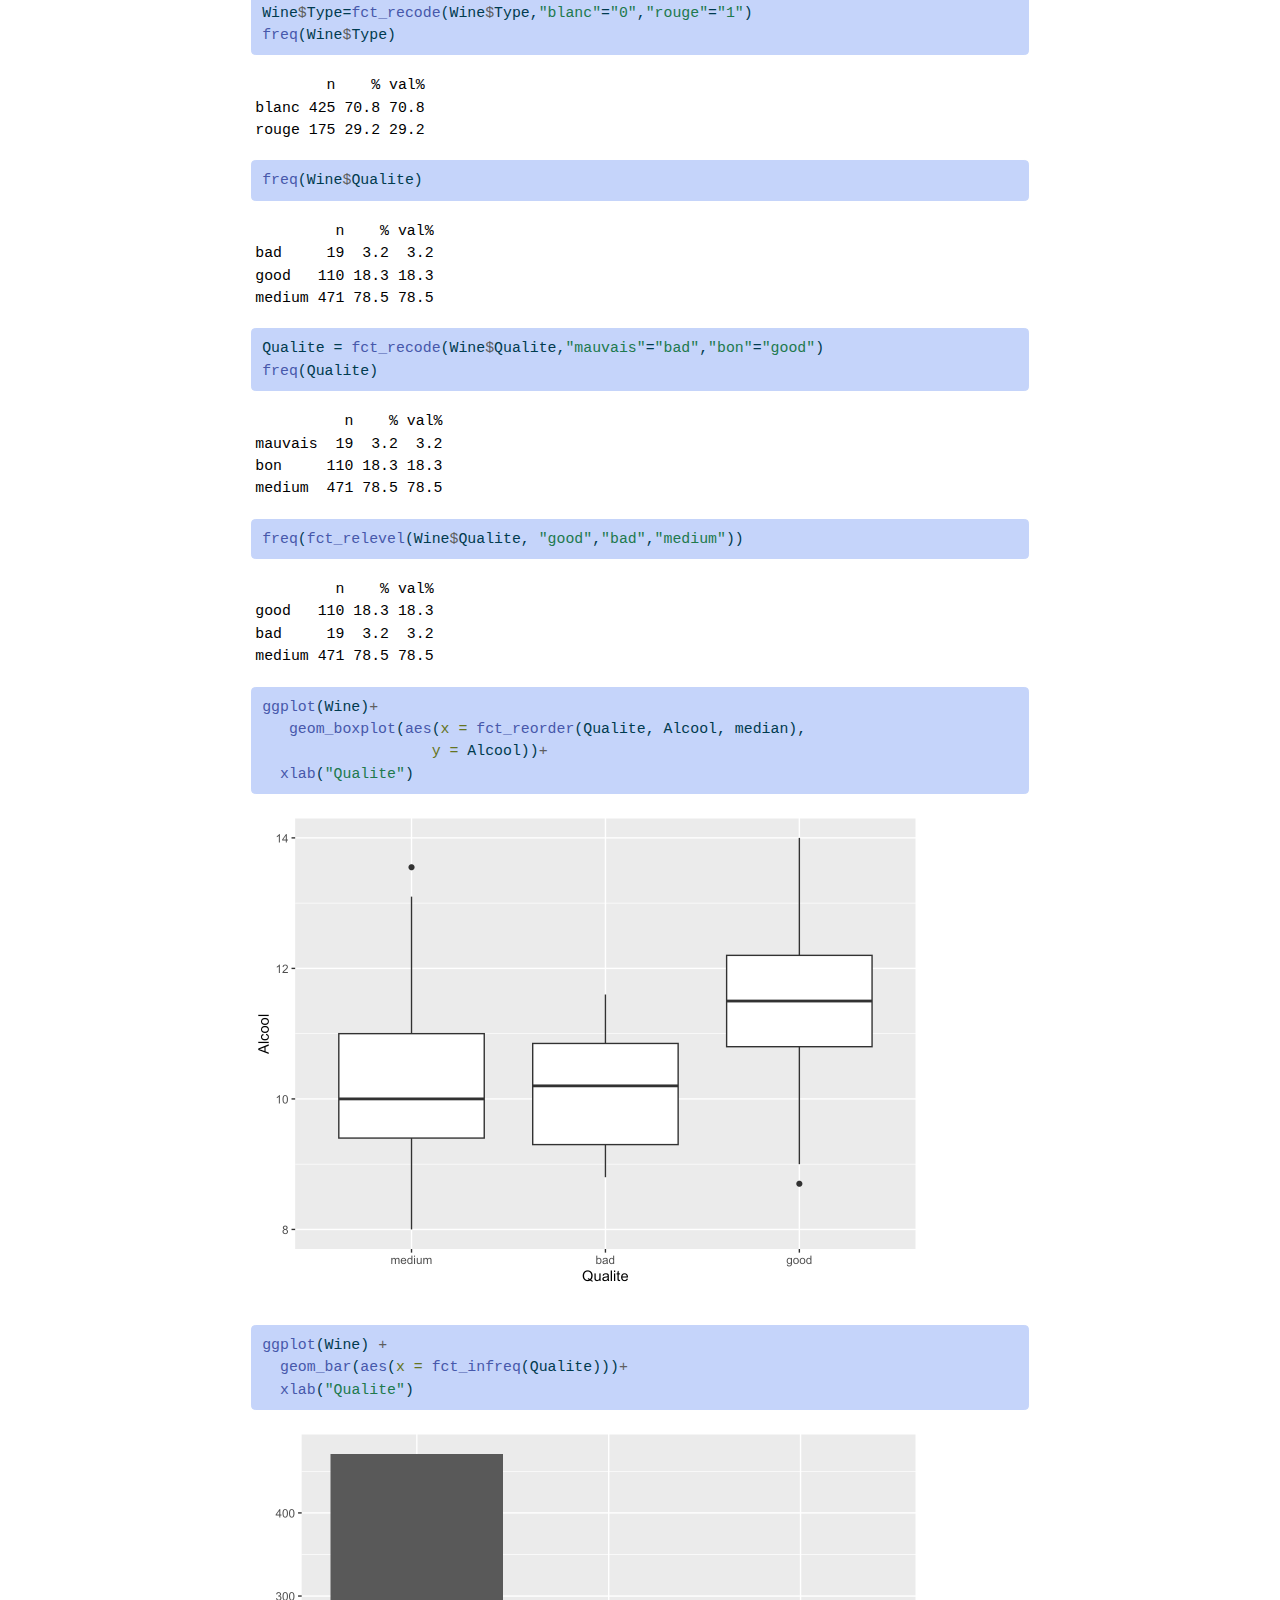
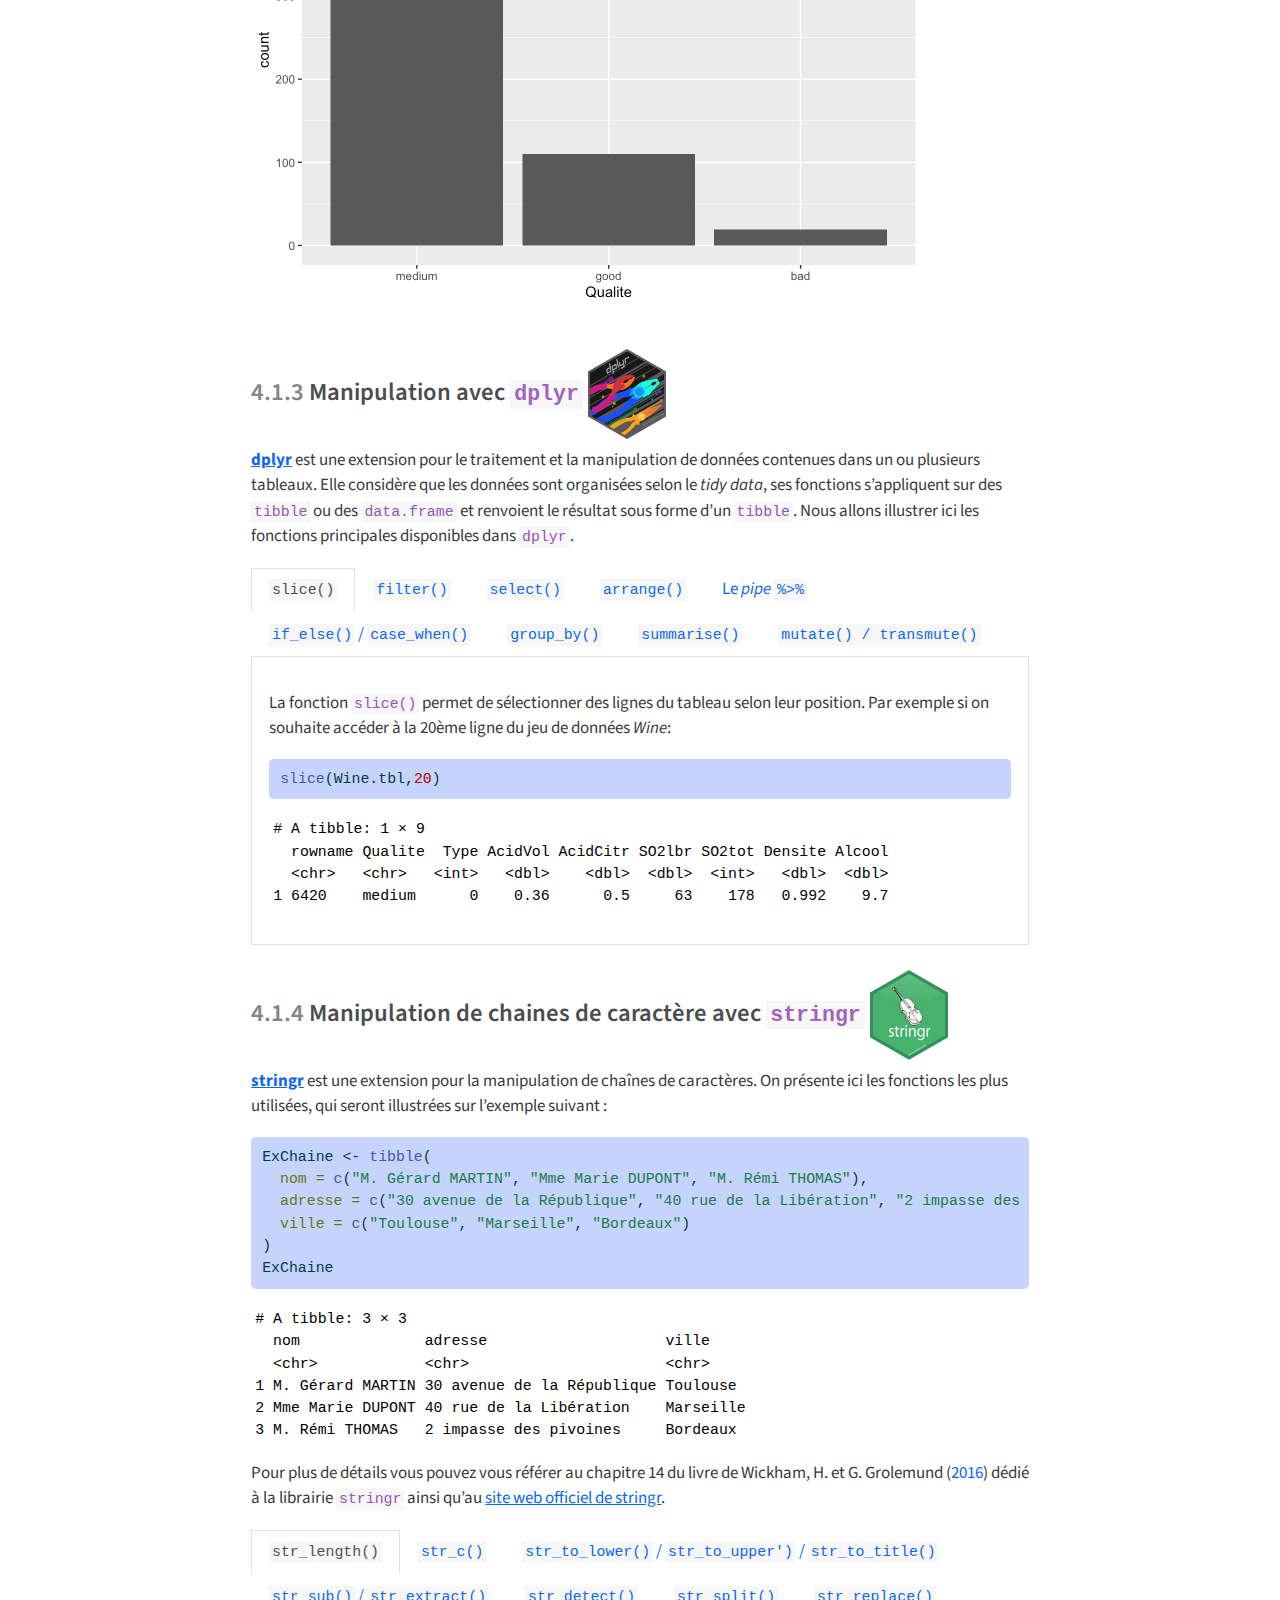
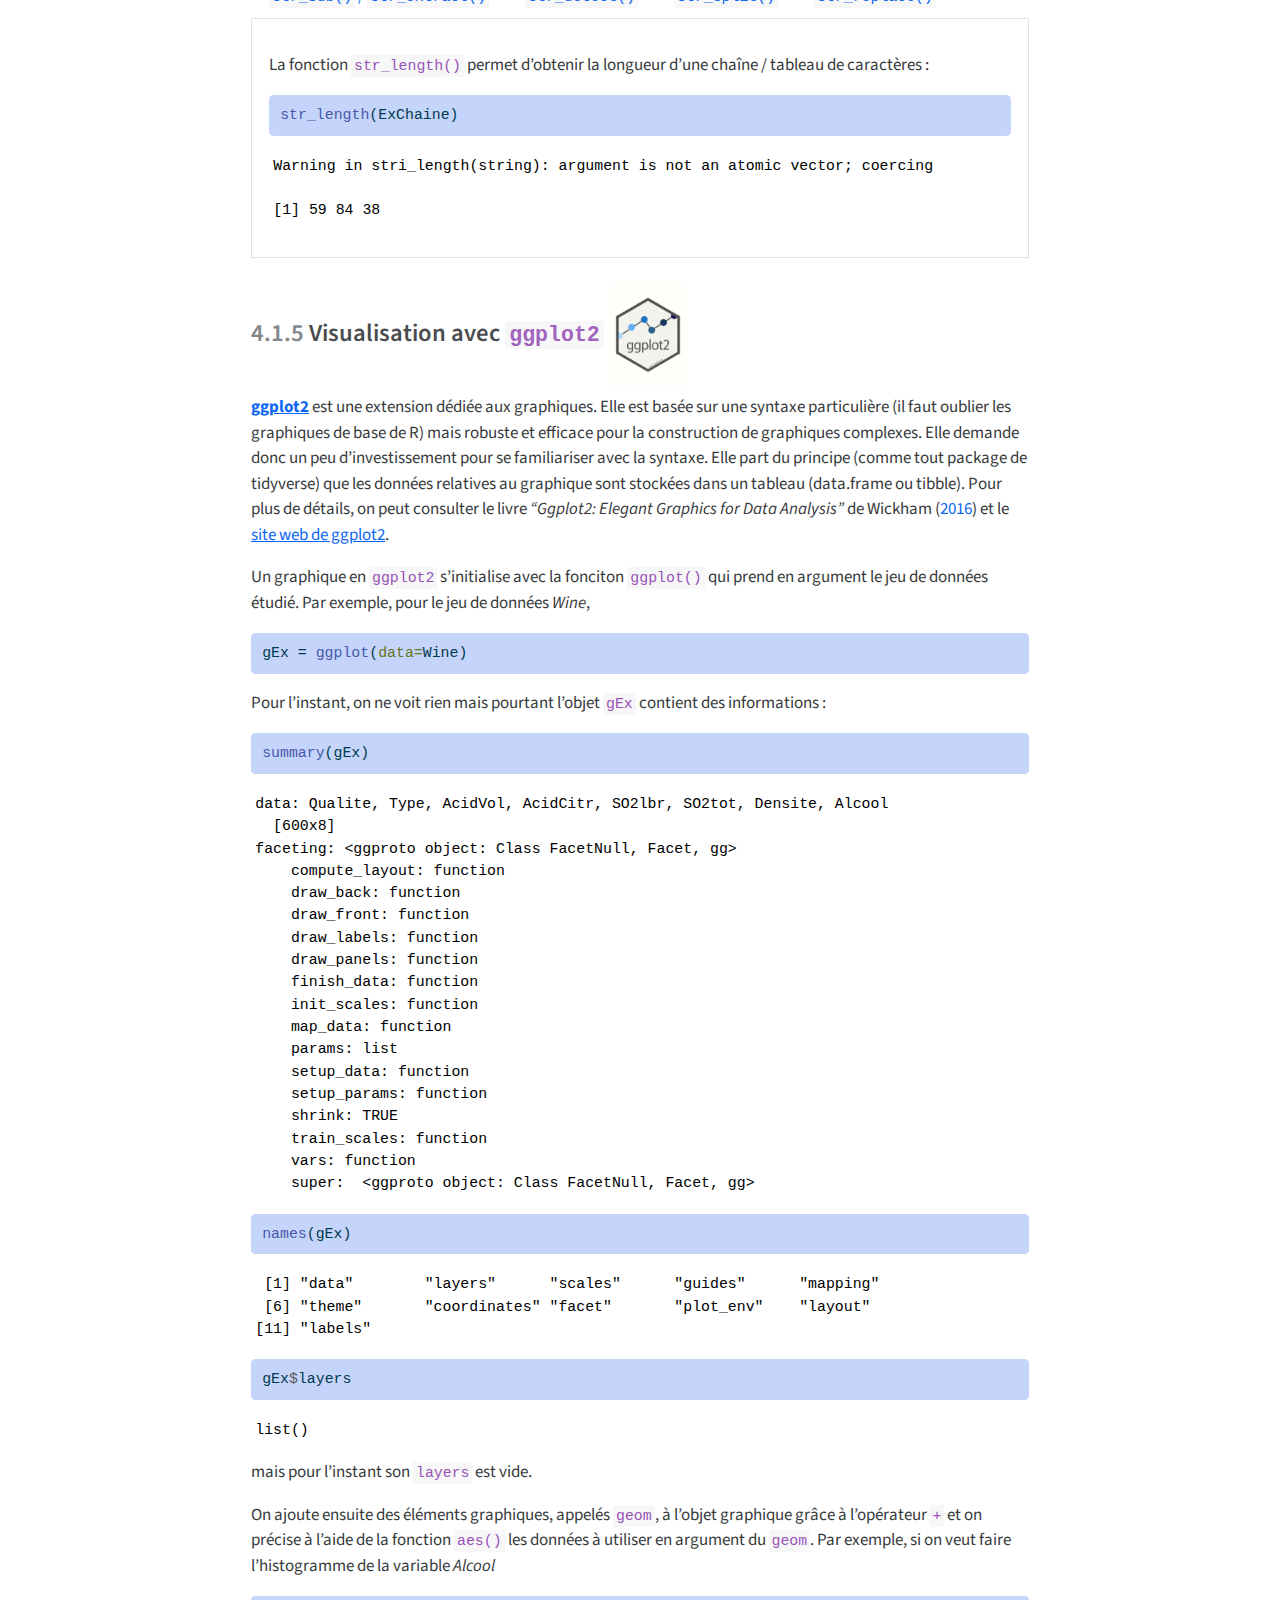
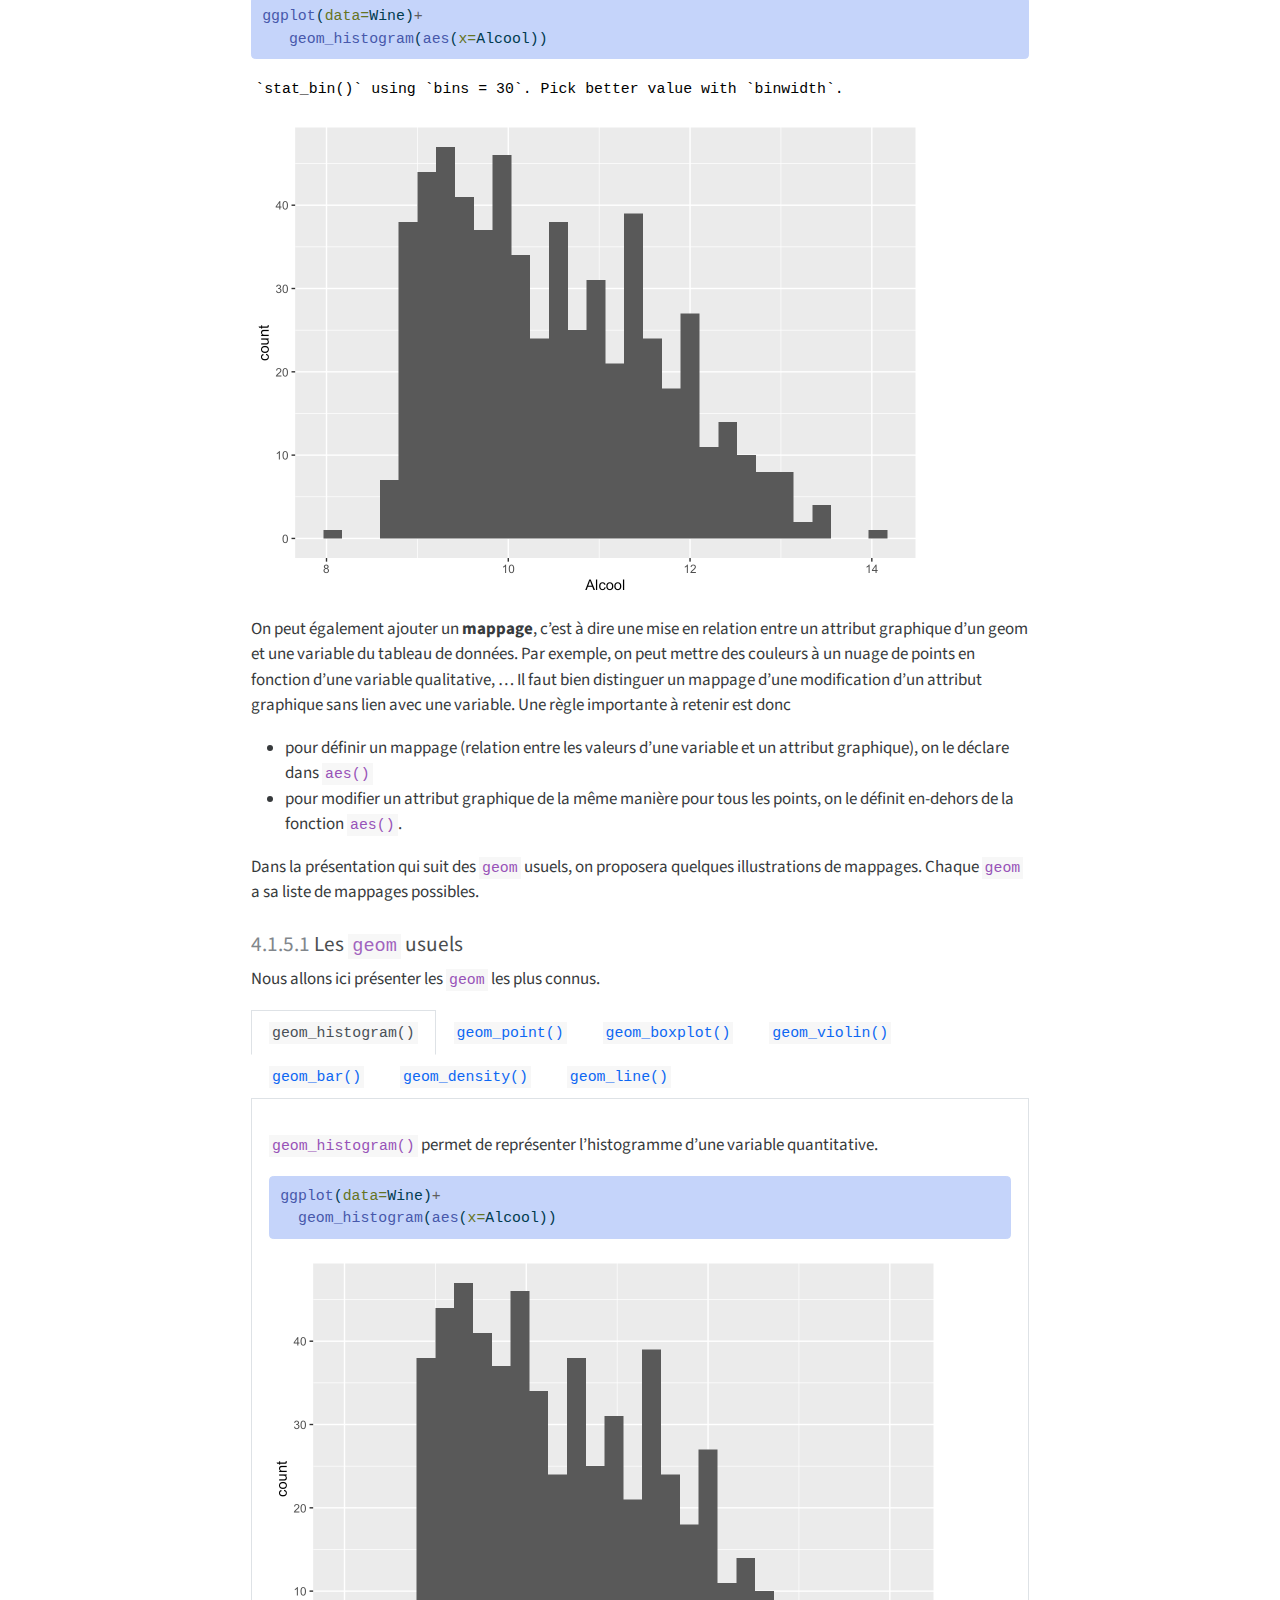
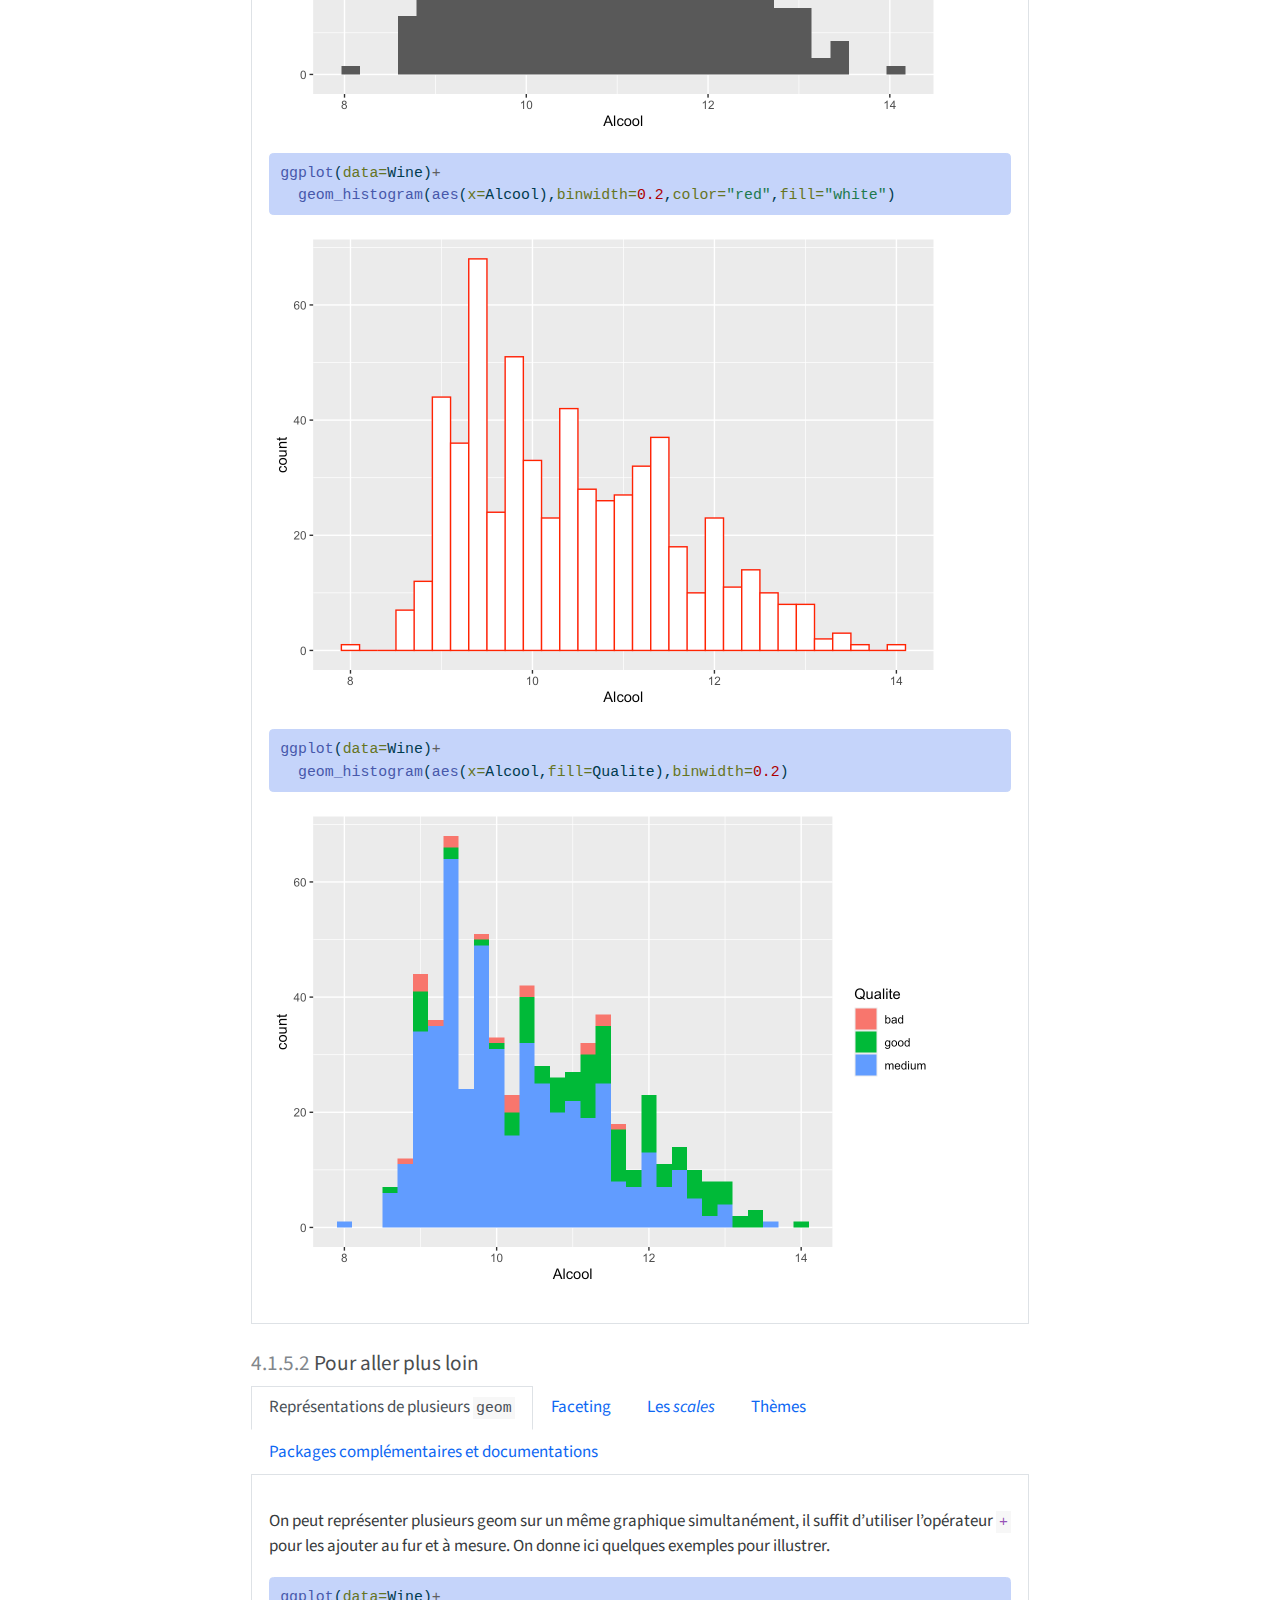
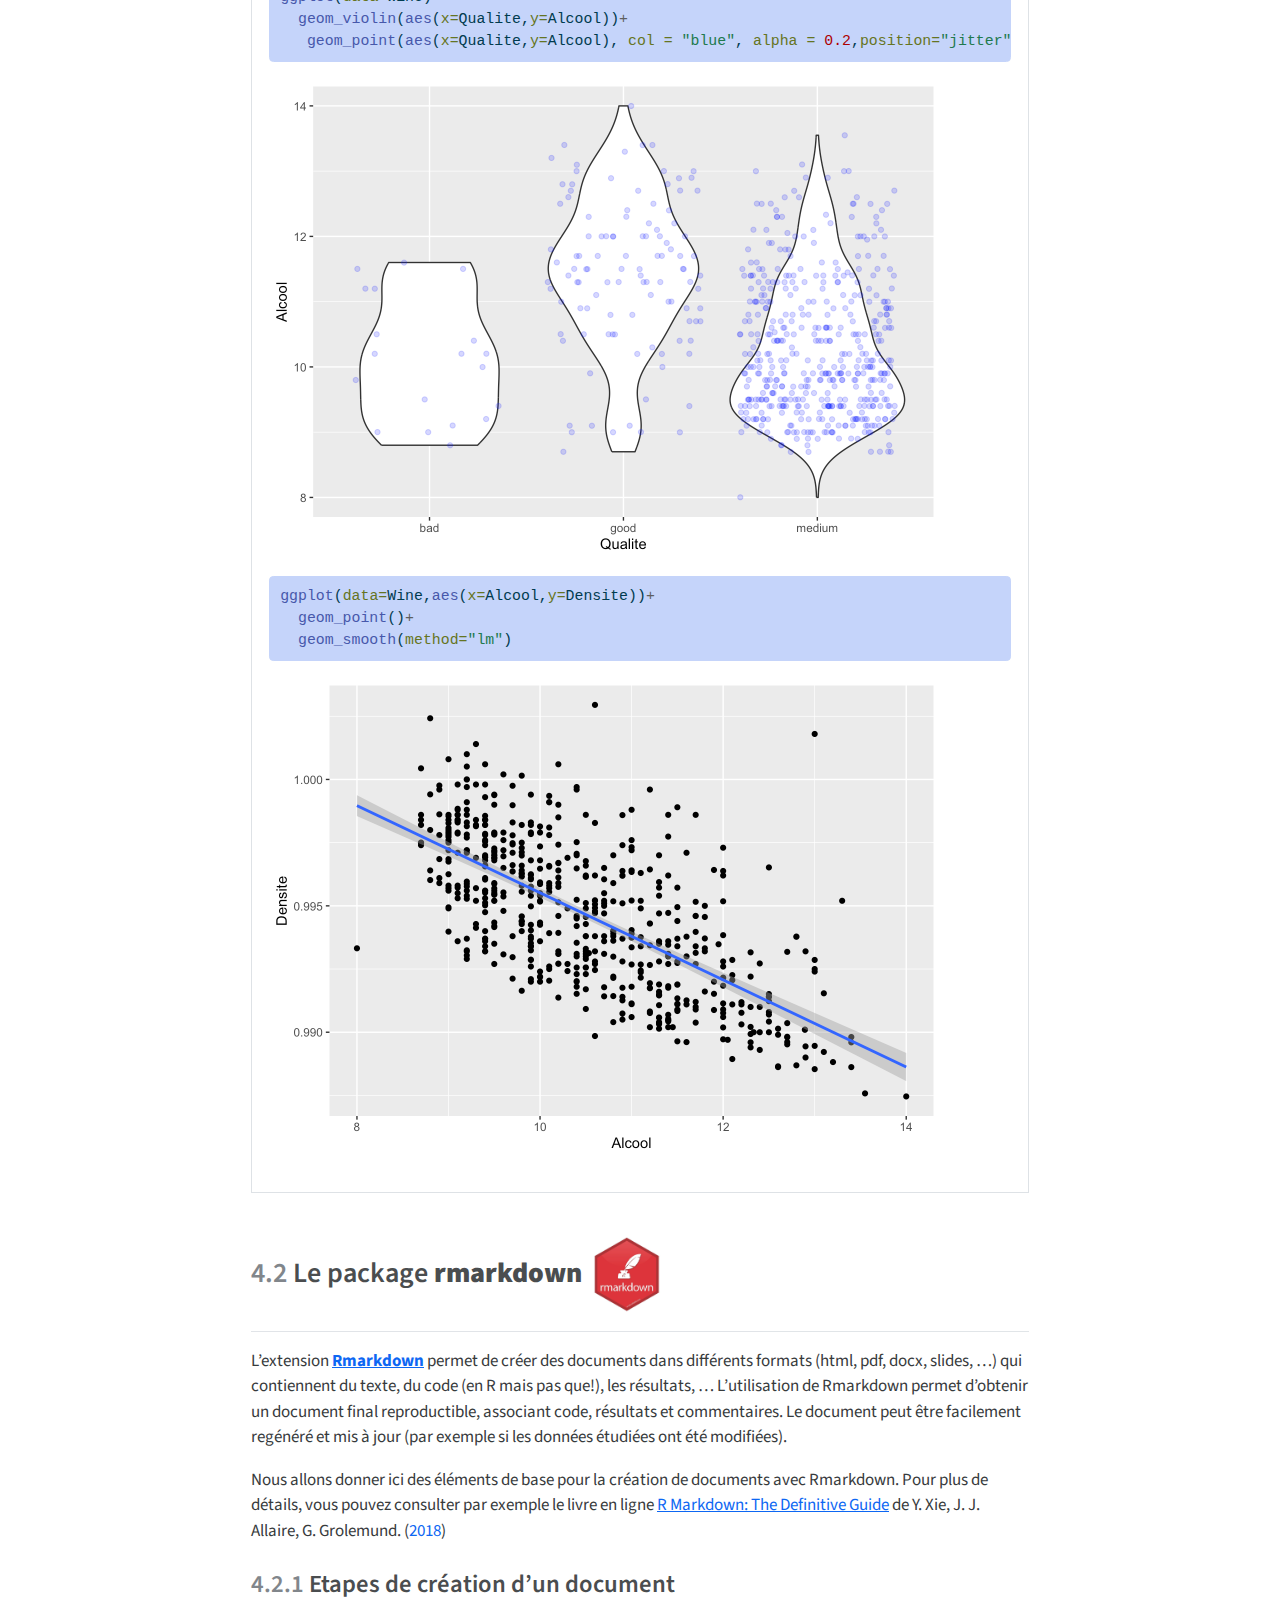
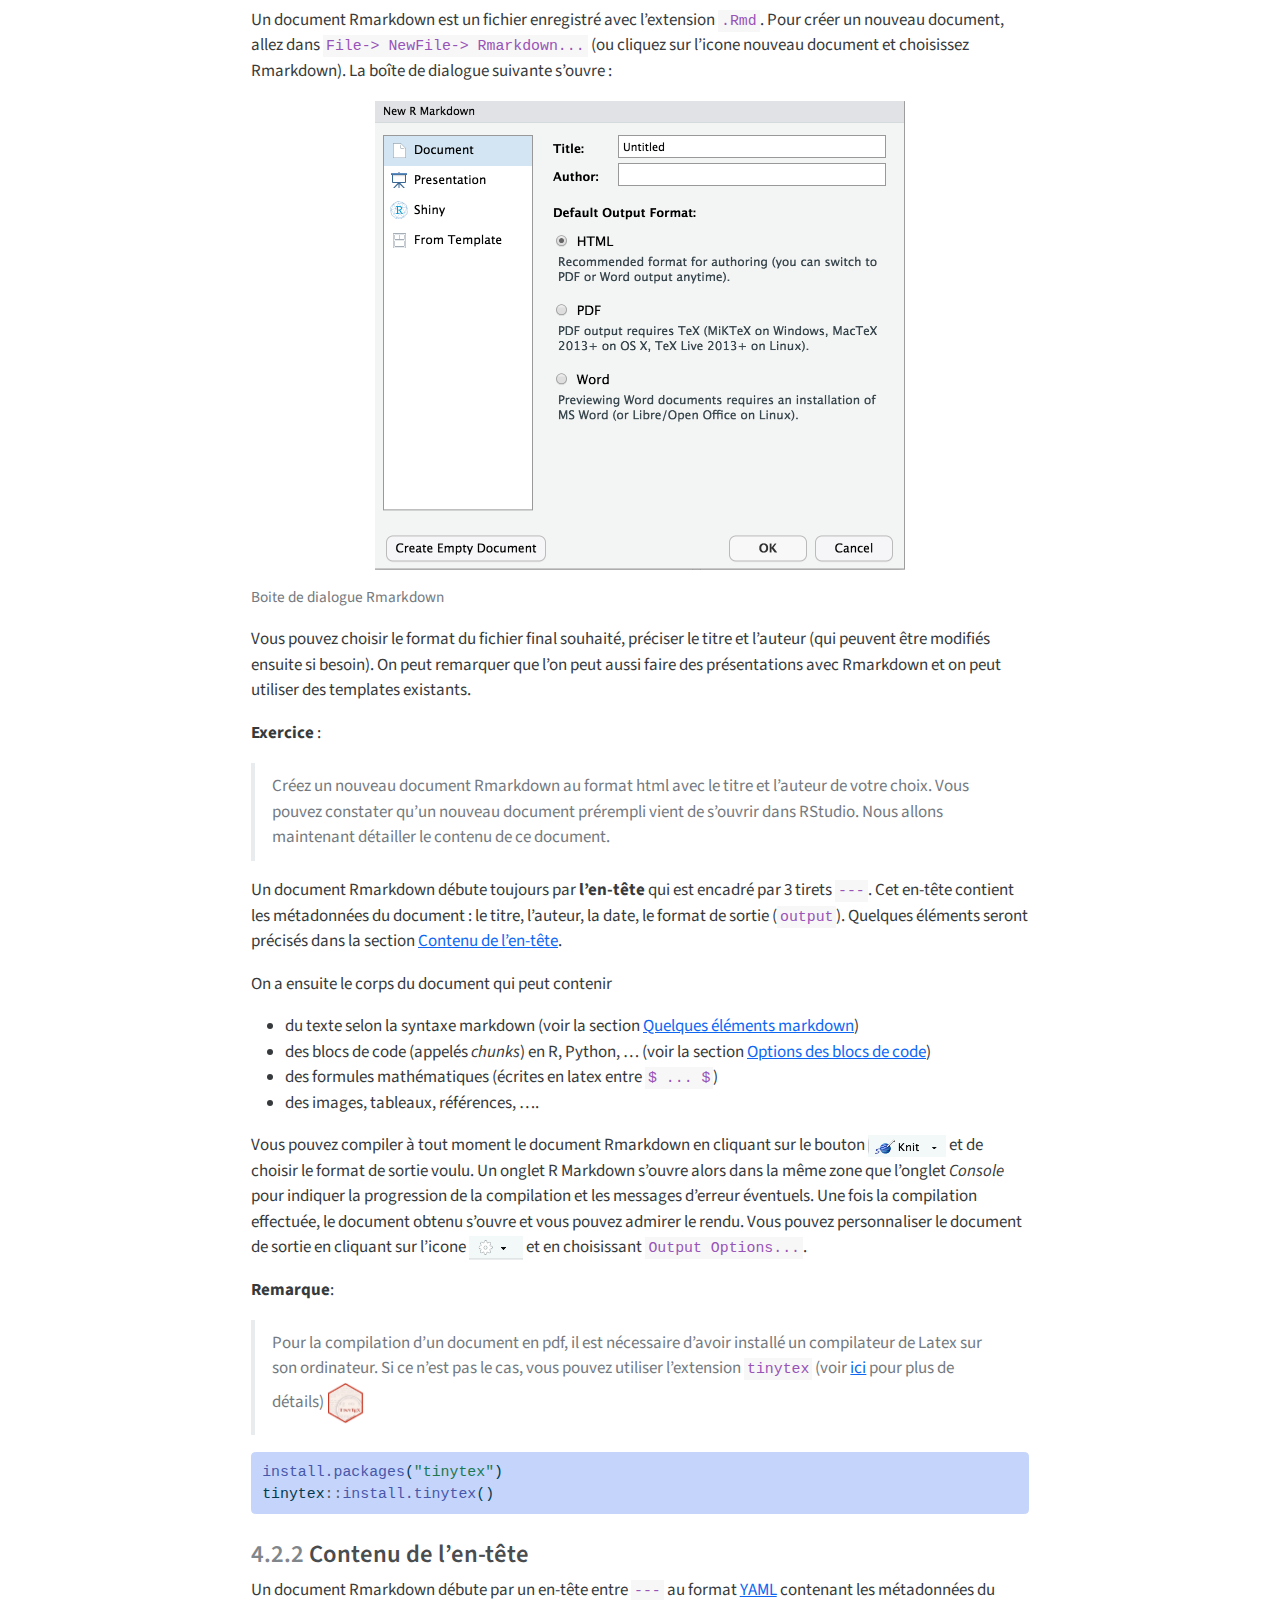
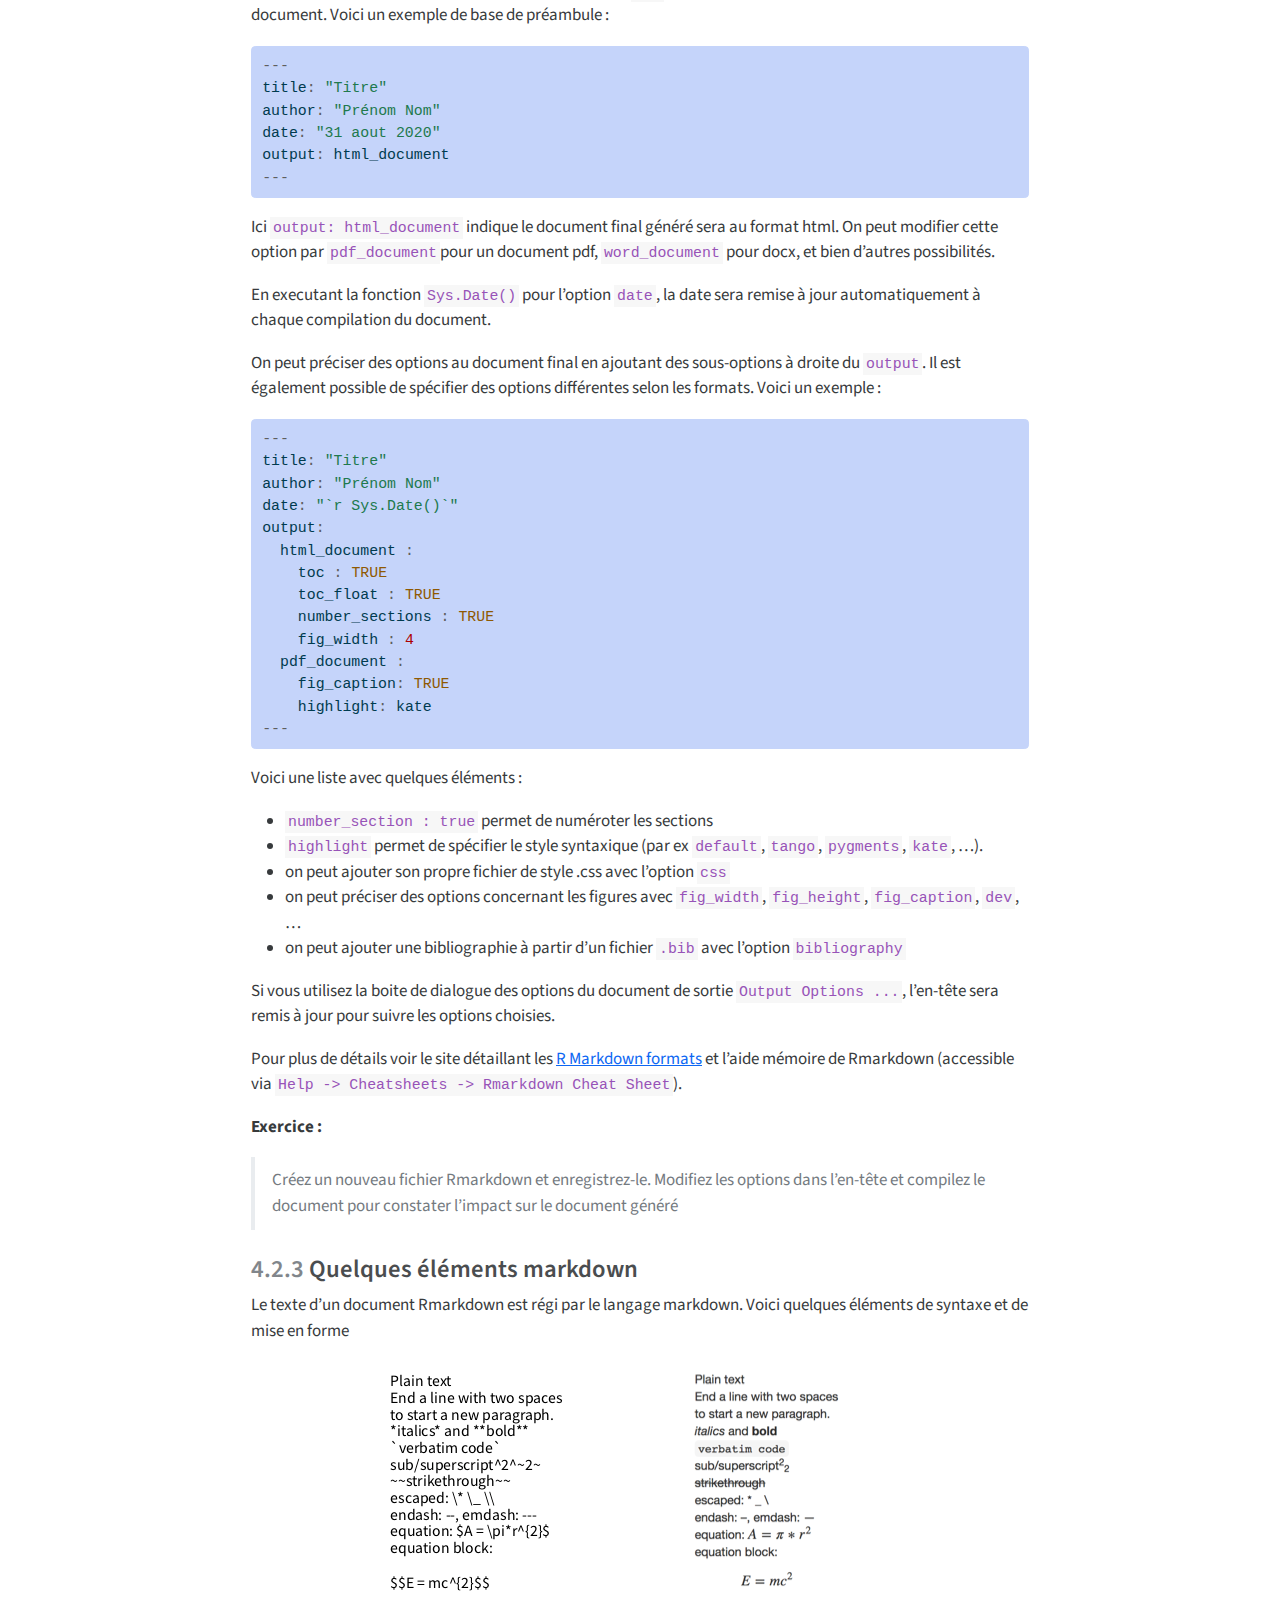
<file: Part4-Ravance.html>
<!DOCTYPE html>
<html xmlns="http://www.w3.org/1999/xhtml" lang="en" xml:lang="en"><head>

<meta charset="utf-8">
<meta name="generator" content="quarto-1.3.433">

<meta name="viewport" content="width=device-width, initial-scale=1.0, user-scalable=yes">


<title>Tutoriel R - 4&nbsp; Pour aller plus loin avec R et RStudio</title>
<style>
code{white-space: pre-wrap;}
span.smallcaps{font-variant: small-caps;}
div.columns{display: flex; gap: min(4vw, 1.5em);}
div.column{flex: auto; overflow-x: auto;}
div.hanging-indent{margin-left: 1.5em; text-indent: -1.5em;}
ul.task-list{list-style: none;}
ul.task-list li input[type="checkbox"] {
  width: 0.8em;
  margin: 0 0.8em 0.2em -1em; /* quarto-specific, see https://github.com/quarto-dev/quarto-cli/issues/4556 */ 
  vertical-align: middle;
}
/* CSS for syntax highlighting */
pre > code.sourceCode { white-space: pre; position: relative; }
pre > code.sourceCode > span { display: inline-block; line-height: 1.25; }
pre > code.sourceCode > span:empty { height: 1.2em; }
.sourceCode { overflow: visible; }
code.sourceCode > span { color: inherit; text-decoration: inherit; }
div.sourceCode { margin: 1em 0; }
pre.sourceCode { margin: 0; }
@media screen {
div.sourceCode { overflow: auto; }
}
@media print {
pre > code.sourceCode { white-space: pre-wrap; }
pre > code.sourceCode > span { text-indent: -5em; padding-left: 5em; }
}
pre.numberSource code
  { counter-reset: source-line 0; }
pre.numberSource code > span
  { position: relative; left: -4em; counter-increment: source-line; }
pre.numberSource code > span > a:first-child::before
  { content: counter(source-line);
    position: relative; left: -1em; text-align: right; vertical-align: baseline;
    border: none; display: inline-block;
    -webkit-touch-callout: none; -webkit-user-select: none;
    -khtml-user-select: none; -moz-user-select: none;
    -ms-user-select: none; user-select: none;
    padding: 0 4px; width: 4em;
  }
pre.numberSource { margin-left: 3em;  padding-left: 4px; }
div.sourceCode
  {   }
@media screen {
pre > code.sourceCode > span > a:first-child::before { text-decoration: underline; }
}
/* CSS for citations */
div.csl-bib-body { }
div.csl-entry {
  clear: both;
}
.hanging-indent div.csl-entry {
  margin-left:2em;
  text-indent:-2em;
}
div.csl-left-margin {
  min-width:2em;
  float:left;
}
div.csl-right-inline {
  margin-left:2em;
  padding-left:1em;
}
div.csl-indent {
  margin-left: 2em;
}</style>


<script src="site_libs/quarto-nav/quarto-nav.js"></script>
<script src="site_libs/quarto-nav/headroom.min.js"></script>
<script src="site_libs/clipboard/clipboard.min.js"></script>
<script src="site_libs/quarto-search/autocomplete.umd.js"></script>
<script src="site_libs/quarto-search/fuse.min.js"></script>
<script src="site_libs/quarto-search/quarto-search.js"></script>
<meta name="quarto:offset" content="./">
<link href="./references.html" rel="next">
<link href="./Part3-StatR.html" rel="prev">
<script src="site_libs/quarto-html/quarto.js"></script>
<script src="site_libs/quarto-html/popper.min.js"></script>
<script src="site_libs/quarto-html/tippy.umd.min.js"></script>
<script src="site_libs/quarto-html/anchor.min.js"></script>
<link href="site_libs/quarto-html/tippy.css" rel="stylesheet">
<link href="site_libs/quarto-html/quarto-syntax-highlighting.css" rel="stylesheet" id="quarto-text-highlighting-styles">
<script src="site_libs/bootstrap/bootstrap.min.js"></script>
<link href="site_libs/bootstrap/bootstrap-icons.css" rel="stylesheet">
<link href="site_libs/bootstrap/bootstrap.min.css" rel="stylesheet" id="quarto-bootstrap" data-mode="light">
<script id="quarto-search-options" type="application/json">{
  "location": "sidebar",
  "copy-button": false,
  "collapse-after": 3,
  "panel-placement": "start",
  "type": "textbox",
  "limit": 20,
  "language": {
    "search-no-results-text": "No results",
    "search-matching-documents-text": "matching documents",
    "search-copy-link-title": "Copy link to search",
    "search-hide-matches-text": "Hide additional matches",
    "search-more-match-text": "more match in this document",
    "search-more-matches-text": "more matches in this document",
    "search-clear-button-title": "Clear",
    "search-detached-cancel-button-title": "Cancel",
    "search-submit-button-title": "Submit",
    "search-label": "Search"
  }
}</script>
<link href="site_libs/htmltools-fill-0.5.8.1/fill.css" rel="stylesheet">
<script src="site_libs/htmlwidgets-1.6.4/htmlwidgets.js"></script>
<script src="site_libs/plotly-binding-4.10.4/plotly.js"></script>
<script src="site_libs/typedarray-0.1/typedarray.min.js"></script>
<script src="site_libs/jquery-3.5.1/jquery.min.js"></script>
<link href="site_libs/crosstalk-1.2.1/css/crosstalk.min.css" rel="stylesheet">
<script src="site_libs/crosstalk-1.2.1/js/crosstalk.min.js"></script>
<link href="site_libs/plotly-htmlwidgets-css-2.11.1/plotly-htmlwidgets.css" rel="stylesheet">
<script src="site_libs/plotly-main-2.11.1/plotly-latest.min.js"></script>


</head>

<body class="nav-sidebar docked">

<div id="quarto-search-results"></div>
  <header id="quarto-header" class="headroom fixed-top">
  <nav class="quarto-secondary-nav">
    <div class="container-fluid d-flex">
      <button type="button" class="quarto-btn-toggle btn" data-bs-toggle="collapse" data-bs-target="#quarto-sidebar,#quarto-sidebar-glass" aria-controls="quarto-sidebar" aria-expanded="false" aria-label="Toggle sidebar navigation" onclick="if (window.quartoToggleHeadroom) { window.quartoToggleHeadroom(); }">
        <i class="bi bi-layout-text-sidebar-reverse"></i>
      </button>
      <nav class="quarto-page-breadcrumbs" aria-label="breadcrumb"><ol class="breadcrumb"><li class="breadcrumb-item"><a href="./Part4-Ravance.html"><span class="chapter-number">4</span>&nbsp; <span class="chapter-title">Pour aller plus loin avec R et RStudio</span></a></li></ol></nav>
      <a class="flex-grow-1" role="button" data-bs-toggle="collapse" data-bs-target="#quarto-sidebar,#quarto-sidebar-glass" aria-controls="quarto-sidebar" aria-expanded="false" aria-label="Toggle sidebar navigation" onclick="if (window.quartoToggleHeadroom) { window.quartoToggleHeadroom(); }">      
      </a>
      <button type="button" class="btn quarto-search-button" aria-label="" onclick="window.quartoOpenSearch();">
        <i class="bi bi-search"></i>
      </button>
    </div>
  </nav>
</header>
<!-- content -->
<div id="quarto-content" class="quarto-container page-columns page-rows-contents page-layout-article">
<!-- sidebar -->
  <nav id="quarto-sidebar" class="sidebar collapse collapse-horizontal sidebar-navigation docked overflow-auto">
    <div class="pt-lg-2 mt-2 text-left sidebar-header">
    <div class="sidebar-title mb-0 py-0">
      <a href="./">Tutoriel R</a> 
    </div>
      </div>
        <div class="mt-2 flex-shrink-0 align-items-center">
        <div class="sidebar-search">
        <div id="quarto-search" class="" title="Search"></div>
        </div>
        </div>
    <div class="sidebar-menu-container"> 
    <ul class="list-unstyled mt-1">
        <li class="sidebar-item">
  <div class="sidebar-item-container"> 
  <a href="./index.html" class="sidebar-item-text sidebar-link">
 <span class="menu-text">Preface</span></a>
  </div>
</li>
        <li class="sidebar-item">
  <div class="sidebar-item-container"> 
  <a href="./Part1-Intro.html" class="sidebar-item-text sidebar-link">
 <span class="menu-text"><span class="chapter-number">1</span>&nbsp; <span class="chapter-title">Démarrer avec R et découverte de RStudio</span></span></a>
  </div>
</li>
        <li class="sidebar-item">
  <div class="sidebar-item-container"> 
  <a href="./Part2-InitR.html" class="sidebar-item-text sidebar-link">
 <span class="menu-text"><span class="chapter-number">2</span>&nbsp; <span class="chapter-title">Initiation au langage et objets de R</span></span></a>
  </div>
</li>
        <li class="sidebar-item">
  <div class="sidebar-item-container"> 
  <a href="./Part3-StatR.html" class="sidebar-item-text sidebar-link">
 <span class="menu-text"><span class="chapter-number">3</span>&nbsp; <span class="chapter-title">Statistique avec R</span></span></a>
  </div>
</li>
        <li class="sidebar-item">
  <div class="sidebar-item-container"> 
  <a href="./Part4-Ravance.html" class="sidebar-item-text sidebar-link active">
 <span class="menu-text"><span class="chapter-number">4</span>&nbsp; <span class="chapter-title">Pour aller plus loin avec R et RStudio</span></span></a>
  </div>
</li>
        <li class="sidebar-item">
  <div class="sidebar-item-container"> 
  <a href="./references.html" class="sidebar-item-text sidebar-link">
 <span class="menu-text">References</span></a>
  </div>
</li>
    </ul>
    </div>
</nav>
<div id="quarto-sidebar-glass" data-bs-toggle="collapse" data-bs-target="#quarto-sidebar,#quarto-sidebar-glass"></div>
<!-- margin-sidebar -->
    <div id="quarto-margin-sidebar" class="sidebar margin-sidebar">
        <nav id="TOC" role="doc-toc" class="toc-active">
    <h2 id="toc-title">Table des matières</h2>
   
  <ul>
  <li><a href="#le-package-tidyverse" id="toc-le-package-tidyverse" class="nav-link active" data-scroll-target="#le-package-tidyverse"><span class="header-section-number">4.1</span> Le package <strong>tidyverse</strong> <img src="image/logotidyverse.png" id="id" class="class img-fluid" style="width:10.0%"></a>
  <ul class="collapse">
  <li><a href="#principe" id="toc-principe" class="nav-link" data-scroll-target="#principe"><span class="header-section-number">4.1.1</span> Principe</a></li>
  <li><a href="#manipulation-de-variables-qualitatives-avec-forcats" id="toc-manipulation-de-variables-qualitatives-avec-forcats" class="nav-link" data-scroll-target="#manipulation-de-variables-qualitatives-avec-forcats"><span class="header-section-number">4.1.2</span> Manipulation de variables qualitatives avec <code>forcats</code> <img src="image/forcats.jpg" class="class img-fluid" style="width:10.0%"></a></li>
  <li><a href="#manipulation-avec-dplyr" id="toc-manipulation-avec-dplyr" class="nav-link" data-scroll-target="#manipulation-avec-dplyr"><span class="header-section-number">4.1.3</span> Manipulation avec <code>dplyr</code> <img src="image/dplyr.png" class="class img-fluid" style="width:10.0%"></a></li>
  <li><a href="#manipulation-de-chaines-de-caractère-avec-stringr" id="toc-manipulation-de-chaines-de-caractère-avec-stringr" class="nav-link" data-scroll-target="#manipulation-de-chaines-de-caractère-avec-stringr"><span class="header-section-number">4.1.4</span> Manipulation de chaines de caractère avec <code>stringr</code> <img src="image/stringr.png" class="class img-fluid" style="width:10.0%"></a></li>
  <li><a href="#visualisation-avec-ggplot2" id="toc-visualisation-avec-ggplot2" class="nav-link" data-scroll-target="#visualisation-avec-ggplot2"><span class="header-section-number">4.1.5</span> Visualisation avec <code>ggplot2</code> <img src="image/ggplot2.png" class="class img-fluid" style="width:10.0%"></a></li>
  </ul></li>
  <li><a href="#le-package-rmarkdown" id="toc-le-package-rmarkdown" class="nav-link" data-scroll-target="#le-package-rmarkdown"><span class="header-section-number">4.2</span> Le package <strong>rmarkdown</strong> <img src="image/rmarkdown.jpg" class="class img-fluid" style="width:10.0%"></a>
  <ul class="collapse">
  <li><a href="#etapes-de-création-dun-document" id="toc-etapes-de-création-dun-document" class="nav-link" data-scroll-target="#etapes-de-création-dun-document"><span class="header-section-number">4.2.1</span> Etapes de création d’un document</a></li>
  <li><a href="#sectEnTete" id="toc-sectEnTete" class="nav-link" data-scroll-target="#sectEnTete"><span class="header-section-number">4.2.2</span> Contenu de l’en-tête</a></li>
  <li><a href="#sec-Markdown" id="toc-sec-Markdown" class="nav-link" data-scroll-target="#sec-Markdown"><span class="header-section-number">4.2.3</span> Quelques éléments markdown</a></li>
  <li><a href="#sectChunk" id="toc-sectChunk" class="nav-link" data-scroll-target="#sectChunk"><span class="header-section-number">4.2.4</span> Options des blocs de code (chunks)</a></li>
  </ul></li>
  <li><a href="#rédaction-avec-quarto" id="toc-rédaction-avec-quarto" class="nav-link" data-scroll-target="#rédaction-avec-quarto"><span class="header-section-number">4.3</span> Rédaction avec <strong>Quarto</strong> <img src="image/quarto.png" class="class img-fluid" style="width:20.0%"></a>
  <ul class="collapse">
  <li><a href="#etapes-de-création-dun-document-1" id="toc-etapes-de-création-dun-document-1" class="nav-link" data-scroll-target="#etapes-de-création-dun-document-1"><span class="header-section-number">4.3.1</span> Etapes de création d’un document</a></li>
  <li><a href="#sectQuartoEnTete" id="toc-sectQuartoEnTete" class="nav-link" data-scroll-target="#sectQuartoEnTete"><span class="header-section-number">4.3.2</span> Contenu de l’en-tête</a></li>
  <li><a href="#contenu-du-document" id="toc-contenu-du-document" class="nav-link" data-scroll-target="#contenu-du-document"><span class="header-section-number">4.3.3</span> Contenu du document</a></li>
  </ul></li>
  <li><a href="#le-package-reticulate-pour-python" id="toc-le-package-reticulate-pour-python" class="nav-link" data-scroll-target="#le-package-reticulate-pour-python"><span class="header-section-number">4.4</span> Le package <strong>reticulate</strong> pour Python <img src="image/reticulate.png" class="class img-fluid" style="width:10.0%"></a>
  <ul class="collapse">
  <li><a href="#exemple-1" id="toc-exemple-1" class="nav-link" data-scroll-target="#exemple-1"><span class="header-section-number">4.4.1</span> Exemple 1</a></li>
  <li><a href="#exemple-2" id="toc-exemple-2" class="nav-link" data-scroll-target="#exemple-2"><span class="header-section-number">4.4.2</span> Exemple 2</a></li>
  </ul></li>
  </ul>
</nav>
    </div>
<!-- main -->
<main class="content" id="quarto-document-content">

<header id="title-block-header" class="quarto-title-block default">
<div class="quarto-title">
<h1 class="title"><span id="sectRavance" class="quarto-section-identifier"><span class="chapter-number">4</span>&nbsp; <span class="chapter-title">Pour aller plus loin avec R et RStudio</span></span></h1>
</div>



<div class="quarto-title-meta">

    
  
    
  </div>
  

</header>

<p>Dans ce tutoriel, nous allons aborder des points plus avancés de l’utilisation de R et RStudio. Nous allons donner quelques éléments sur le package <strong>tidyverse</strong>, en particulier des librairies <strong>ggplot2</strong>, <strong>dplyr</strong>, <strong>forcats</strong> et <strong>stringr</strong> qu’il contient. Dans une seconde partie, on abordera l’utilisation de <strong>Rmardown</strong> pour la rédaction de documents élégants contenant du texte, du code, des résultats d’execution, des expressions mathématiques en latex, …</p>
<section id="le-package-tidyverse" class="level2" data-number="4.1">
<h2 data-number="4.1" class="anchored" data-anchor-id="le-package-tidyverse"><span class="header-section-number">4.1</span> Le package <strong>tidyverse</strong> <img src="image/logotidyverse.png" id="id" class="class img-fluid" style="width:10.0%"></h2>
<section id="principe" class="level3" data-number="4.1.1">
<h3 data-number="4.1.1" class="anchored" data-anchor-id="principe"><span class="header-section-number">4.1.1</span> Principe</h3>
<p>Le terme <a href="https://www.tidyverse.org" target="_blank"><strong>tidyverse</strong></a> est une contraction de <strong>tidy</strong> (“bien rangé”) et de <strong>universe</strong>. C’est une collection d’extensions conçues pour travailler ensemble, avec des fonctions de syntaxe cohérente et compatibles, et basées sur une philosophie commune. Ces extensions sont en grande partie dues à <a href="http://hadley.nz/" target="_blank">Hadley Wickham</a>.</p>
<p>En installant le package <code>tidyverse</code>, on installe plusieurs extensions qui constituent le “coeur” :</p>
<ul>
<li><code>ggplot2</code> (visualisation)</li>
<li><code>dplyr</code> (manipulation des données)</li>
<li><code>tidyr</code> (remise en forme des données)</li>
<li><code>purrr</code> (programmation)</li>
<li><code>readr</code> (importation de données)</li>
<li><code>tibble</code> (tableaux de données)</li>
<li><code>forcats</code> (variables qualitatives)</li>
<li><code>stringr</code> (chaînes de caractères)</li>
</ul>
<div class="cell" data-layout-align="center">
<div class="cell-output-display">
<div class="quarto-figure quarto-figure-center">
<figure class="figure">
<p><img src="image/tidyverse.png" class="img-fluid figure-img" style="width:35.0%"></p>
<figcaption class="figure-caption">Librairies dans tidyverse</figcaption>
</figure>
</div>
</div>
</div>
<p>Elles sont automatiquement chargées avec la commande <code>library(tidyverse)</code>. On peut aussi les charger une à une (par exemple <code>library(ggplot2)</code>). La liste complète des extensions de tidyverse se trouve sur le <a href="https://www.tidyverse.org/" target="_blank">site officiel du tidyverse</a>.</p>
<p>La philosophie de tidyverse est basée sur le concept de <em>tidy data</em>, développé à l’origine par Hadley Wickham dans l’article <em>“Tidy Data.” Journal of Statistical Software</em> <span class="citation" data-cites="wickham2014tidy">(<a href="references.html#ref-wickham2014tidy" role="doc-biblioref">2014</a>)</span>. L’idée est d’organiser les données pour faciliter le travail de préparation des données avant l’analyse statistique. Les principes des données <em>tidy</em> sont :</p>
<ul>
<li>chaque variable est une colonne</li>
<li>chaque observation est une ligne</li>
<li>chaque type d’observation est dans une table différente</li>
</ul>
<p>Une autre particularité du tidyverse est que les packages de tidyverse travaillent avec des tableaux de données de type <code>tibble</code> (géré avec le package du même nom), qui est une évolution du format data.frame de R. On peut convertir un data.frame en tibble avec la commande <code>as_tibble()</code>, et un tibble en data.frame avec <code>as.data.frame()</code>.</p>
<p>Pour la suite de ce tutoriel, installez et chargez la librairie <strong>tidyverse</strong>:</p>
<div class="cell">
<div class="sourceCode cell-code" id="cb1"><pre class="sourceCode r code-with-copy"><code class="sourceCode r"><span id="cb1-1"><a href="#cb1-1" aria-hidden="true" tabindex="-1"></a><span class="fu">install.packages</span>(<span class="st">"tidyverse"</span>)</span>
<span id="cb1-2"><a href="#cb1-2" aria-hidden="true" tabindex="-1"></a><span class="fu">library</span>(tidyverse)</span></code><button title="Copy to Clipboard" class="code-copy-button"><i class="bi"></i></button></pre></div>
</div>
<p>Pour la suite, nous utiliserons le jeu de données <strong>wine</strong> disponible dans le dossier <em>“Data/”</em> , qui nous a déjà servi dans la partie 3.</p>
<div class="cell">
<div class="sourceCode cell-code" id="cb2"><pre class="sourceCode r code-with-copy"><code class="sourceCode r"><span id="cb2-1"><a href="#cb2-1" aria-hidden="true" tabindex="-1"></a>Wine<span class="ot">=</span><span class="fu">read.table</span>(<span class="st">"Data/wine.txt"</span>,<span class="at">header=</span><span class="cn">TRUE</span>)</span></code><button title="Copy to Clipboard" class="code-copy-button"><i class="bi"></i></button></pre></div>
</div>
<div class="cell">
<div class="sourceCode cell-code" id="cb3"><pre class="sourceCode r code-with-copy"><code class="sourceCode r"><span id="cb3-1"><a href="#cb3-1" aria-hidden="true" tabindex="-1"></a><span class="fu">head</span>(Wine)</span></code><button title="Copy to Clipboard" class="code-copy-button"><i class="bi"></i></button></pre></div>
<div class="cell-output cell-output-stdout">
<pre><code>     Qualite Type AcidVol AcidCitr SO2lbr SO2tot Densite Alcool
1352  medium    1    0.62     0.01      8     46 0.99332   11.8
5493  medium    0    0.34     0.10     17     63 0.99370    9.2
5153  medium    0    0.22     0.22     39    110 0.99855    9.0
5308  medium    0    0.35     0.46     61    183 0.99786    9.0
3866  medium    0    0.42     0.32     20    167 0.99479   10.6
694   medium    1    0.48     0.32     21    122 0.99840    9.4</code></pre>
</div>
<div class="sourceCode cell-code" id="cb5"><pre class="sourceCode r code-with-copy"><code class="sourceCode r"><span id="cb5-1"><a href="#cb5-1" aria-hidden="true" tabindex="-1"></a><span class="fu">class</span>(Wine)</span></code><button title="Copy to Clipboard" class="code-copy-button"><i class="bi"></i></button></pre></div>
<div class="cell-output cell-output-stdout">
<pre><code>[1] "data.frame"</code></pre>
</div>
<div class="sourceCode cell-code" id="cb7"><pre class="sourceCode r code-with-copy"><code class="sourceCode r"><span id="cb7-1"><a href="#cb7-1" aria-hidden="true" tabindex="-1"></a><span class="fu">has_rownames</span>(Wine)</span></code><button title="Copy to Clipboard" class="code-copy-button"><i class="bi"></i></button></pre></div>
<div class="cell-output cell-output-stdout">
<pre><code>[1] TRUE</code></pre>
</div>
<div class="sourceCode cell-code" id="cb9"><pre class="sourceCode r code-with-copy"><code class="sourceCode r"><span id="cb9-1"><a href="#cb9-1" aria-hidden="true" tabindex="-1"></a>Wine.tbl <span class="ot">=</span> <span class="fu">as_tibble</span>(<span class="fu">rownames_to_column</span>(Wine))</span>
<span id="cb9-2"><a href="#cb9-2" aria-hidden="true" tabindex="-1"></a>Wine.tbl</span></code><button title="Copy to Clipboard" class="code-copy-button"><i class="bi"></i></button></pre></div>
<div class="cell-output cell-output-stdout">
<pre><code># A tibble: 600 × 9
   rowname Qualite  Type AcidVol AcidCitr SO2lbr SO2tot Densite Alcool
   &lt;chr&gt;   &lt;chr&gt;   &lt;int&gt;   &lt;dbl&gt;    &lt;dbl&gt;  &lt;dbl&gt;  &lt;int&gt;   &lt;dbl&gt;  &lt;dbl&gt;
 1 1352    medium      1    0.62     0.01      8     46   0.993   11.8
 2 5493    medium      0    0.34     0.1      17     63   0.994    9.2
 3 5153    medium      0    0.22     0.22     39    110   0.999    9  
 4 5308    medium      0    0.35     0.46     61    183   0.998    9  
 5 3866    medium      0    0.42     0.32     20    167   0.995   10.6
 6 694     medium      1    0.48     0.32     21    122   0.998    9.4
 7 5085    good        0    0.21     0.32     39    113   0.994   10.2
 8 2280    medium      0    0.28     0.14     64    159   0.992   10  
 9 5231    medium      0    0.3      0.25     21    124   0.994   10.8
10 4388    medium      0    0.4      0.42     41    176   0.996    9.4
# ℹ 590 more rows</code></pre>
</div>
</div>
</section>
<section id="manipulation-de-variables-qualitatives-avec-forcats" class="level3" data-number="4.1.2">
<h3 data-number="4.1.2" class="anchored" data-anchor-id="manipulation-de-variables-qualitatives-avec-forcats"><span class="header-section-number">4.1.2</span> Manipulation de variables qualitatives avec <code>forcats</code> <img src="image/forcats.jpg" class="class img-fluid" style="width:10.0%"></h3>
<p>Les variables qualitatives peuvent être de deux types sous R, <code>character</code>et <code>factor</code>, ce qui amène parfois à des erreurs de manipulation et d’utilisation de fonctions non adaptées au type de la variable qualitative étudiée. <a href="https://forcats.tidyverse.org/" target="_blank"><strong>forcats</strong></a> est une extension de tidyverse qui permet de faciliter la manipulation des variables qualitatives quelque soit leur type. Voici quelques fonctions utiles de <code>forcast</code> :</p>
<ul>
<li><code>fct_recode()</code> : permet de recoder les modalités d’une variable qualitative</li>
<li><code>fct_collapse()</code> : permet de regrouper des modalités</li>
<li><code>fct_other()</code>: permet de regrouper une liste de modalités dans une seule modalité “Other”</li>
<li><code>fct_lump()</code>: permet de regrouper automatiquement les modalités les moins fréquentes (seuil modifiable) en une seule modalité “Other”</li>
<li><code>fct_explicit_na()</code>: permet de recoder les données manquantes <code>NA</code> en une modalité choisie</li>
<li><code>fct_relevel()</code> : permet d’ordonner manuellement les modalités d’une variable qualitative</li>
<li><code>fct_reorder()</code>: permet d’ordonner les modalités d’une variable qualitative en fonction d’une autre variable à laquelle on applique une fonction donnée en argument</li>
<li><code>fct_infreq()</code> : permet d’ordonner les modalités selon les effectifs</li>
</ul>
<p>L’extension <a href="https://juba.github.io/questionr/" target="_blank"><strong>questionr</strong></a> propose une interface graphique pour recoder les modalités d’une variable qualitative. On peut aussi se servir de cette interface pour découper une variable quantitative en classes (pour faire comme la fonction <code>cut()</code>).</p>
<div class="cell">
<div class="sourceCode cell-code" id="cb11"><pre class="sourceCode r code-with-copy"><code class="sourceCode r"><span id="cb11-1"><a href="#cb11-1" aria-hidden="true" tabindex="-1"></a><span class="fu">library</span>(questionr)</span>
<span id="cb11-2"><a href="#cb11-2" aria-hidden="true" tabindex="-1"></a>Wine<span class="sc">$</span>Type<span class="ot">=</span><span class="fu">as.factor</span>(Wine<span class="sc">$</span>Type)</span>
<span id="cb11-3"><a href="#cb11-3" aria-hidden="true" tabindex="-1"></a>Wine<span class="sc">$</span>Type<span class="ot">=</span><span class="fu">fct_recode</span>(Wine<span class="sc">$</span>Type,<span class="st">"blanc"</span><span class="ot">=</span><span class="st">"0"</span>,<span class="st">"rouge"</span><span class="ot">=</span><span class="st">"1"</span>)</span>
<span id="cb11-4"><a href="#cb11-4" aria-hidden="true" tabindex="-1"></a><span class="fu">freq</span>(Wine<span class="sc">$</span>Type)</span></code><button title="Copy to Clipboard" class="code-copy-button"><i class="bi"></i></button></pre></div>
<div class="cell-output cell-output-stdout">
<pre><code>        n    % val%
blanc 425 70.8 70.8
rouge 175 29.2 29.2</code></pre>
</div>
<div class="sourceCode cell-code" id="cb13"><pre class="sourceCode r code-with-copy"><code class="sourceCode r"><span id="cb13-1"><a href="#cb13-1" aria-hidden="true" tabindex="-1"></a><span class="fu">freq</span>(Wine<span class="sc">$</span>Qualite)</span></code><button title="Copy to Clipboard" class="code-copy-button"><i class="bi"></i></button></pre></div>
<div class="cell-output cell-output-stdout">
<pre><code>         n    % val%
bad     19  3.2  3.2
good   110 18.3 18.3
medium 471 78.5 78.5</code></pre>
</div>
<div class="sourceCode cell-code" id="cb15"><pre class="sourceCode r code-with-copy"><code class="sourceCode r"><span id="cb15-1"><a href="#cb15-1" aria-hidden="true" tabindex="-1"></a>Qualite <span class="ot">=</span> <span class="fu">fct_recode</span>(Wine<span class="sc">$</span>Qualite,<span class="st">"mauvais"</span><span class="ot">=</span><span class="st">"bad"</span>,<span class="st">"bon"</span><span class="ot">=</span><span class="st">"good"</span>)</span>
<span id="cb15-2"><a href="#cb15-2" aria-hidden="true" tabindex="-1"></a><span class="fu">freq</span>(Qualite)</span></code><button title="Copy to Clipboard" class="code-copy-button"><i class="bi"></i></button></pre></div>
<div class="cell-output cell-output-stdout">
<pre><code>          n    % val%
mauvais  19  3.2  3.2
bon     110 18.3 18.3
medium  471 78.5 78.5</code></pre>
</div>
<div class="sourceCode cell-code" id="cb17"><pre class="sourceCode r code-with-copy"><code class="sourceCode r"><span id="cb17-1"><a href="#cb17-1" aria-hidden="true" tabindex="-1"></a><span class="fu">freq</span>(<span class="fu">fct_relevel</span>(Wine<span class="sc">$</span>Qualite, <span class="st">"good"</span>,<span class="st">"bad"</span>,<span class="st">"medium"</span>))</span></code><button title="Copy to Clipboard" class="code-copy-button"><i class="bi"></i></button></pre></div>
<div class="cell-output cell-output-stdout">
<pre><code>         n    % val%
good   110 18.3 18.3
bad     19  3.2  3.2
medium 471 78.5 78.5</code></pre>
</div>
<div class="sourceCode cell-code" id="cb19"><pre class="sourceCode r code-with-copy"><code class="sourceCode r"><span id="cb19-1"><a href="#cb19-1" aria-hidden="true" tabindex="-1"></a><span class="fu">ggplot</span>(Wine)<span class="sc">+</span></span>
<span id="cb19-2"><a href="#cb19-2" aria-hidden="true" tabindex="-1"></a>   <span class="fu">geom_boxplot</span>(<span class="fu">aes</span>(<span class="at">x =</span> <span class="fu">fct_reorder</span>(Qualite, Alcool, median), </span>
<span id="cb19-3"><a href="#cb19-3" aria-hidden="true" tabindex="-1"></a>                   <span class="at">y =</span> Alcool))<span class="sc">+</span></span>
<span id="cb19-4"><a href="#cb19-4" aria-hidden="true" tabindex="-1"></a>  <span class="fu">xlab</span>(<span class="st">"Qualite"</span>)</span></code><button title="Copy to Clipboard" class="code-copy-button"><i class="bi"></i></button></pre></div>
<div class="cell-output-display">
<p><img src="Part4-Ravance_files/figure-html/unnamed-chunk-7-1.png" class="img-fluid" width="672"></p>
</div>
<div class="sourceCode cell-code" id="cb20"><pre class="sourceCode r code-with-copy"><code class="sourceCode r"><span id="cb20-1"><a href="#cb20-1" aria-hidden="true" tabindex="-1"></a><span class="fu">ggplot</span>(Wine) <span class="sc">+</span></span>
<span id="cb20-2"><a href="#cb20-2" aria-hidden="true" tabindex="-1"></a>  <span class="fu">geom_bar</span>(<span class="fu">aes</span>(<span class="at">x =</span> <span class="fu">fct_infreq</span>(Qualite)))<span class="sc">+</span></span>
<span id="cb20-3"><a href="#cb20-3" aria-hidden="true" tabindex="-1"></a>  <span class="fu">xlab</span>(<span class="st">"Qualite"</span>)</span></code><button title="Copy to Clipboard" class="code-copy-button"><i class="bi"></i></button></pre></div>
<div class="cell-output-display">
<p><img src="Part4-Ravance_files/figure-html/unnamed-chunk-7-2.png" class="img-fluid" width="672"></p>
</div>
</div>
</section>
<section id="manipulation-avec-dplyr" class="level3" data-number="4.1.3">
<h3 data-number="4.1.3" class="anchored" data-anchor-id="manipulation-avec-dplyr"><span class="header-section-number">4.1.3</span> Manipulation avec <code>dplyr</code> <img src="image/dplyr.png" class="class img-fluid" style="width:10.0%"></h3>
<p><a href="https://dplyr.tidyverse.org/" target="_blank"><strong>dplyr</strong></a> est une extension pour le traitement et la manipulation de données contenues dans un ou plusieurs tableaux. Elle considère que les données sont organisées selon le <em>tidy data</em>, ses fonctions s’appliquent sur des <code>tibble</code> ou des <code>data.frame</code> et renvoient le résultat sous forme d’un <code>tibble</code>. Nous allons illustrer ici les fonctions principales disponibles dans <code>dplyr</code>.</p>
<div class="tabset-margin-container"></div><div class="panel-tabset">
<ul class="nav nav-tabs" role="tablist"><li class="nav-item" role="presentation"><a class="nav-link active" id="tabset-1-1-tab" data-bs-toggle="tab" data-bs-target="#tabset-1-1" role="tab" aria-controls="tabset-1-1" aria-selected="true"><code>slice()</code></a></li><li class="nav-item" role="presentation"><a class="nav-link" id="tabset-1-2-tab" data-bs-toggle="tab" data-bs-target="#tabset-1-2" role="tab" aria-controls="tabset-1-2" aria-selected="false"><code>filter()</code></a></li><li class="nav-item" role="presentation"><a class="nav-link" id="tabset-1-3-tab" data-bs-toggle="tab" data-bs-target="#tabset-1-3" role="tab" aria-controls="tabset-1-3" aria-selected="false"><code>select()</code></a></li><li class="nav-item" role="presentation"><a class="nav-link" id="tabset-1-4-tab" data-bs-toggle="tab" data-bs-target="#tabset-1-4" role="tab" aria-controls="tabset-1-4" aria-selected="false"><code>arrange()</code></a></li><li class="nav-item" role="presentation"><a class="nav-link" id="tabset-1-5-tab" data-bs-toggle="tab" data-bs-target="#tabset-1-5" role="tab" aria-controls="tabset-1-5" aria-selected="false">Le <em>pipe</em> <code>%&gt;%</code></a></li><li class="nav-item" role="presentation"><a class="nav-link" id="tabset-1-6-tab" data-bs-toggle="tab" data-bs-target="#tabset-1-6" role="tab" aria-controls="tabset-1-6" aria-selected="false"><code>if_else()</code> / <code>case_when()</code></a></li><li class="nav-item" role="presentation"><a class="nav-link" id="tabset-1-7-tab" data-bs-toggle="tab" data-bs-target="#tabset-1-7" role="tab" aria-controls="tabset-1-7" aria-selected="false"><code>group_by()</code></a></li><li class="nav-item" role="presentation"><a class="nav-link" id="tabset-1-8-tab" data-bs-toggle="tab" data-bs-target="#tabset-1-8" role="tab" aria-controls="tabset-1-8" aria-selected="false"><code>summarise()</code></a></li><li class="nav-item" role="presentation"><a class="nav-link" id="tabset-1-9-tab" data-bs-toggle="tab" data-bs-target="#tabset-1-9" role="tab" aria-controls="tabset-1-9" aria-selected="false"><code>mutate() / transmute()</code></a></li></ul>
<div class="tab-content">
<div id="tabset-1-1" class="tab-pane active" role="tabpanel" aria-labelledby="tabset-1-1-tab">
<p>La fonction <code>slice()</code> permet de sélectionner des lignes du tableau selon leur position. Par exemple si on souhaite accéder à la 20ème ligne du jeu de données <em>Wine</em>:</p>
<div class="cell">
<div class="sourceCode cell-code" id="cb21"><pre class="sourceCode r code-with-copy"><code class="sourceCode r"><span id="cb21-1"><a href="#cb21-1" aria-hidden="true" tabindex="-1"></a><span class="fu">slice</span>(Wine.tbl,<span class="dv">20</span>)</span></code><button title="Copy to Clipboard" class="code-copy-button"><i class="bi"></i></button></pre></div>
<div class="cell-output cell-output-stdout">
<pre><code># A tibble: 1 × 9
  rowname Qualite  Type AcidVol AcidCitr SO2lbr SO2tot Densite Alcool
  &lt;chr&gt;   &lt;chr&gt;   &lt;int&gt;   &lt;dbl&gt;    &lt;dbl&gt;  &lt;dbl&gt;  &lt;int&gt;   &lt;dbl&gt;  &lt;dbl&gt;
1 6420    medium      0    0.36      0.5     63    178   0.992    9.7</code></pre>
</div>
</div>
</div>
<div id="tabset-1-2" class="tab-pane" role="tabpanel" aria-labelledby="tabset-1-2-tab">
<p>La fonction <code>filter()</code> filtre les lignes d’une table selon une condition. Seules les lignes pour lesquelles le test renvoie <code>TRUE</code> sont conservées.</p>
<p>Par exemple, si on veut ne conserver que les vins de Qualité “medium” :</p>
<div class="cell">
<div class="sourceCode cell-code" id="cb23"><pre class="sourceCode r code-with-copy"><code class="sourceCode r"><span id="cb23-1"><a href="#cb23-1" aria-hidden="true" tabindex="-1"></a><span class="fu">filter</span>(Wine.tbl,Qualite<span class="sc">==</span><span class="st">"medium"</span>)</span></code><button title="Copy to Clipboard" class="code-copy-button"><i class="bi"></i></button></pre></div>
<div class="cell-output cell-output-stdout">
<pre><code># A tibble: 471 × 9
   rowname Qualite  Type AcidVol AcidCitr SO2lbr SO2tot Densite Alcool
   &lt;chr&gt;   &lt;chr&gt;   &lt;int&gt;   &lt;dbl&gt;    &lt;dbl&gt;  &lt;dbl&gt;  &lt;int&gt;   &lt;dbl&gt;  &lt;dbl&gt;
 1 1352    medium      1    0.62     0.01      8     46   0.993   11.8
 2 5493    medium      0    0.34     0.1      17     63   0.994    9.2
 3 5153    medium      0    0.22     0.22     39    110   0.999    9  
 4 5308    medium      0    0.35     0.46     61    183   0.998    9  
 5 3866    medium      0    0.42     0.32     20    167   0.995   10.6
 6 694     medium      1    0.48     0.32     21    122   0.998    9.4
 7 2280    medium      0    0.28     0.14     64    159   0.992   10  
 8 5231    medium      0    0.3      0.25     21    124   0.994   10.8
 9 4388    medium      0    0.4      0.42     41    176   0.996    9.4
10 4172    medium      0    0.14     0.28     10     56   0.994    9.9
# ℹ 461 more rows</code></pre>
</div>
</div>
<p>Si on veut ne conserver que les vins avec au moins 11 degrés d’alcool et une teneur en acide volatile de moins de 0.3 :</p>
<div class="cell">
<div class="sourceCode cell-code" id="cb25"><pre class="sourceCode r code-with-copy"><code class="sourceCode r"><span id="cb25-1"><a href="#cb25-1" aria-hidden="true" tabindex="-1"></a><span class="fu">filter</span>(Wine.tbl,Alcool<span class="sc">&gt;=</span><span class="dv">11</span> <span class="sc">&amp;</span> AcidVol<span class="sc">&lt;</span><span class="fl">0.3</span>)</span></code><button title="Copy to Clipboard" class="code-copy-button"><i class="bi"></i></button></pre></div>
<div class="cell-output cell-output-stdout">
<pre><code># A tibble: 99 × 9
   rowname Qualite  Type AcidVol AcidCitr SO2lbr SO2tot Densite Alcool
   &lt;chr&gt;   &lt;chr&gt;   &lt;int&gt;   &lt;dbl&gt;    &lt;dbl&gt;  &lt;dbl&gt;  &lt;int&gt;   &lt;dbl&gt;  &lt;dbl&gt;
 1 2155    good        0    0.25     0.34     31     93   0.992   11.3
 2 2258    medium      0    0.27     0.25     41    188   0.992   11.3
 3 4560    good        0    0.11     0.34     41    114   0.996   11  
 4 5430    good        0    0.26     0.23     23    111   0.993   11.5
 5 6496    good        0    0.29     0.3      20    110   0.989   12.8
 6 3046    medium      0    0.27     0.49     35     92   0.991   12.2
 7 4690    medium      0    0.17     0.35     33     78   0.991   11.3
 8 4799    good        0    0.21     0.4      40    121   0.992   12  
 9 5167    medium      0    0.26     0.27     20     80   0.991   11.5
10 5291    medium      0    0.22     0.26     23    112   0.993   11.4
# ℹ 89 more rows</code></pre>
</div>
</div>
<p>Si on veut filtrer les vins ayant un taux d’alcool entre 10.5 et 11 :</p>
<div class="cell">
<div class="sourceCode cell-code" id="cb27"><pre class="sourceCode r code-with-copy"><code class="sourceCode r"><span id="cb27-1"><a href="#cb27-1" aria-hidden="true" tabindex="-1"></a><span class="fu">filter</span>(Wine.tbl,<span class="fu">between</span>(Alcool,<span class="fl">10.5</span>,<span class="dv">11</span>))</span></code><button title="Copy to Clipboard" class="code-copy-button"><i class="bi"></i></button></pre></div>
<div class="cell-output cell-output-stdout">
<pre><code># A tibble: 94 × 9
   rowname Qualite  Type AcidVol AcidCitr SO2lbr SO2tot Densite Alcool
   &lt;chr&gt;   &lt;chr&gt;   &lt;int&gt;   &lt;dbl&gt;    &lt;dbl&gt;  &lt;dbl&gt;  &lt;int&gt;   &lt;dbl&gt;  &lt;dbl&gt;
 1 3866    medium      0    0.42     0.32     20    167   0.995   10.6
 2 5231    medium      0    0.3      0.25     21    124   0.994   10.8
 3 4560    good        0    0.11     0.34     41    114   0.996   11  
 4 3615    medium      0    0.19     0.39     22     84   0.994   10.8
 5 2983    medium      0    0.36     0.56     25    102   0.992   10.5
 6 6347    medium      0    0.26     0.5      25     93   0.994   10.5
 7 3003    good        0    0.26     0.31     29    128   0.994   10.9
 8 1291    medium      1    0.74     0         6     12   0.995   11  
 9 1350    medium      1    0.57     0        21     41   0.995   10.8
10 6336    medium      0    0.16     0.36     13     61   0.991   10.8
# ℹ 84 more rows</code></pre>
</div>
</div>
</div>
<div id="tabset-1-3" class="tab-pane" role="tabpanel" aria-labelledby="tabset-1-3-tab">
<p>La fonction <code>select()</code> permet de sélectionner des colonnes d’une table. Nous donnons quelques exemples ci-dessous. On renvoie à l’aide <code>?select</code> pour voir les options disponibles pour sélectionner plusieurs colonnes, sélectionner selon une condition sur les noms, … On peut aussi utiliser la fonction <code>rename()</code> (voir l’aide.)</p>
<p>Dans notre exemple, si on veut récupérer les variables <em>Alcool</em> et <em>Qualite</em></p>
<div class="cell">
<div class="sourceCode cell-code" id="cb29"><pre class="sourceCode r code-with-copy"><code class="sourceCode r"><span id="cb29-1"><a href="#cb29-1" aria-hidden="true" tabindex="-1"></a><span class="fu">select</span>(Wine.tbl,Alcool,Qualite)</span></code><button title="Copy to Clipboard" class="code-copy-button"><i class="bi"></i></button></pre></div>
<div class="cell-output cell-output-stdout">
<pre><code># A tibble: 600 × 2
   Alcool Qualite
    &lt;dbl&gt; &lt;chr&gt;  
 1   11.8 medium 
 2    9.2 medium 
 3    9   medium 
 4    9   medium 
 5   10.6 medium 
 6    9.4 medium 
 7   10.2 good   
 8   10   medium 
 9   10.8 medium 
10    9.4 medium 
# ℹ 590 more rows</code></pre>
</div>
</div>
<p>Si on veut éliminer les variables <em>AcidVol</em> et <em>SO2tot</em> :</p>
<div class="cell">
<div class="sourceCode cell-code" id="cb31"><pre class="sourceCode r code-with-copy"><code class="sourceCode r"><span id="cb31-1"><a href="#cb31-1" aria-hidden="true" tabindex="-1"></a><span class="fu">select</span>(Wine.tbl,<span class="sc">-</span>AcidVol,<span class="sc">-</span>SO2tot)</span></code><button title="Copy to Clipboard" class="code-copy-button"><i class="bi"></i></button></pre></div>
<div class="cell-output cell-output-stdout">
<pre><code># A tibble: 600 × 7
   rowname Qualite  Type AcidCitr SO2lbr Densite Alcool
   &lt;chr&gt;   &lt;chr&gt;   &lt;int&gt;    &lt;dbl&gt;  &lt;dbl&gt;   &lt;dbl&gt;  &lt;dbl&gt;
 1 1352    medium      1     0.01      8   0.993   11.8
 2 5493    medium      0     0.1      17   0.994    9.2
 3 5153    medium      0     0.22     39   0.999    9  
 4 5308    medium      0     0.46     61   0.998    9  
 5 3866    medium      0     0.32     20   0.995   10.6
 6 694     medium      1     0.32     21   0.998    9.4
 7 5085    good        0     0.32     39   0.994   10.2
 8 2280    medium      0     0.14     64   0.992   10  
 9 5231    medium      0     0.25     21   0.994   10.8
10 4388    medium      0     0.42     41   0.996    9.4
# ℹ 590 more rows</code></pre>
</div>
</div>
<p>Si on veut récupérer les colonnes dont le nom commence par <em>Acid</em></p>
<div class="cell">
<div class="sourceCode cell-code" id="cb33"><pre class="sourceCode r code-with-copy"><code class="sourceCode r"><span id="cb33-1"><a href="#cb33-1" aria-hidden="true" tabindex="-1"></a><span class="fu">select</span>(Wine.tbl,<span class="fu">starts_with</span>(<span class="st">"Acid"</span>))</span></code><button title="Copy to Clipboard" class="code-copy-button"><i class="bi"></i></button></pre></div>
<div class="cell-output cell-output-stdout">
<pre><code># A tibble: 600 × 2
   AcidVol AcidCitr
     &lt;dbl&gt;    &lt;dbl&gt;
 1    0.62     0.01
 2    0.34     0.1 
 3    0.22     0.22
 4    0.35     0.46
 5    0.42     0.32
 6    0.48     0.32
 7    0.21     0.32
 8    0.28     0.14
 9    0.3      0.25
10    0.4      0.42
# ℹ 590 more rows</code></pre>
</div>
</div>
<p>Si on veut récupérer les colonnes qui contiennent <em>Acid</em> :</p>
<div class="cell">
<div class="sourceCode cell-code" id="cb35"><pre class="sourceCode r code-with-copy"><code class="sourceCode r"><span id="cb35-1"><a href="#cb35-1" aria-hidden="true" tabindex="-1"></a><span class="fu">select</span>(Wine.tbl,<span class="fu">contains</span>(<span class="st">"Acid"</span>))</span></code><button title="Copy to Clipboard" class="code-copy-button"><i class="bi"></i></button></pre></div>
<div class="cell-output cell-output-stdout">
<pre><code># A tibble: 600 × 2
   AcidVol AcidCitr
     &lt;dbl&gt;    &lt;dbl&gt;
 1    0.62     0.01
 2    0.34     0.1 
 3    0.22     0.22
 4    0.35     0.46
 5    0.42     0.32
 6    0.48     0.32
 7    0.21     0.32
 8    0.28     0.14
 9    0.3      0.25
10    0.4      0.42
# ℹ 590 more rows</code></pre>
</div>
</div>
</div>
<div id="tabset-1-4" class="tab-pane" role="tabpanel" aria-labelledby="tabset-1-4-tab">
<p>La fonction `<code>arrange()</code> permet de réordonner les lignes du jeu de données en fonction d’une ou plusieurs variables.</p>
<p>Par exemple, pour ordonner les lignes de <em>Wine</em> en fonction des valeurs de la variable <em>Alcool</em></p>
<div class="cell">
<div class="sourceCode cell-code" id="cb37"><pre class="sourceCode r code-with-copy"><code class="sourceCode r"><span id="cb37-1"><a href="#cb37-1" aria-hidden="true" tabindex="-1"></a><span class="fu">arrange</span>(Wine.tbl,Alcool)</span></code><button title="Copy to Clipboard" class="code-copy-button"><i class="bi"></i></button></pre></div>
<div class="cell-output cell-output-stdout">
<pre><code># A tibble: 600 × 9
   rowname Qualite  Type AcidVol AcidCitr SO2lbr SO2tot Densite Alcool
   &lt;chr&gt;   &lt;chr&gt;   &lt;int&gt;   &lt;dbl&gt;    &lt;dbl&gt;  &lt;dbl&gt;  &lt;int&gt;   &lt;dbl&gt;  &lt;dbl&gt;
 1 4225    medium      0    0.19     0.21     89    159   0.993    8  
 2 3185    medium      0    0.3      0.74     46    165   0.998    8.7
 3 2830    medium      0    0.29     0.3      46    238   0.999    8.7
 4 5650    good        0    0.16     0.27     25    135   0.998    8.7
 5 5278    medium      0    0.23     0.25     19    111   1.00     8.7
 6 1741    medium      0    0.37     0.67     49    155   0.998    8.7
 7 1684    medium      0    0.43     0.61     54    155   0.997    8.7
 8 1737    medium      0    0.37     0.67     49    155   0.998    8.7
 9 3258    medium      0    0.31     0.49     52    220   0.996    8.8
10 1477    medium      1    0.5      0.5      48     82   1.00     8.8
# ℹ 590 more rows</code></pre>
</div>
</div>
<p>Pour trier par ordre décroissant, on utilise la fonction <code>desc()</code></p>
<div class="cell">
<div class="sourceCode cell-code" id="cb39"><pre class="sourceCode r code-with-copy"><code class="sourceCode r"><span id="cb39-1"><a href="#cb39-1" aria-hidden="true" tabindex="-1"></a><span class="fu">arrange</span>(Wine.tbl,<span class="fu">desc</span>(Alcool))</span></code><button title="Copy to Clipboard" class="code-copy-button"><i class="bi"></i></button></pre></div>
<div class="cell-output cell-output-stdout">
<pre><code># A tibble: 600 × 9
   rowname Qualite  Type AcidVol AcidCitr SO2lbr SO2tot Densite Alcool
   &lt;chr&gt;   &lt;chr&gt;   &lt;int&gt;   &lt;dbl&gt;    &lt;dbl&gt;  &lt;dbl&gt;  &lt;int&gt;   &lt;dbl&gt;  &lt;dbl&gt;
 1 5504    good        0   0.455     0.18     33    106   0.987   14  
 2 6389    medium      0   0.62      0.33     24    118   0.988   13.6
 3 5729    good        0   0.34      0.31     18     68   0.990   13.4
 4 5103    good        0   0.33      0.31     21     93   0.990   13.4
 5 5795    good        0   0.45      0.24     24     87   0.989   13.4
 6 492     good        1   0.41      0.5      12     25   0.995   13.3
 7 4973    good        0   0.28      0.24     49    121   0.989   13.2
 8 6437    medium      0   0.28      0.38     54    216   0.992   13.1
 9 5099    good        0   0.33      0.3      30    124   0.989   13.1
10 1288    medium      1   0.6       0.08      3      7   0.993   13  
# ℹ 590 more rows</code></pre>
</div>
</div>
<p>Pour trier selon les deux variables <em>Qualite</em> et <em>Alcool</em> :</p>
<div class="cell">
<div class="sourceCode cell-code" id="cb41"><pre class="sourceCode r code-with-copy"><code class="sourceCode r"><span id="cb41-1"><a href="#cb41-1" aria-hidden="true" tabindex="-1"></a><span class="fu">arrange</span>(Wine.tbl,Qualite,Alcool)</span></code><button title="Copy to Clipboard" class="code-copy-button"><i class="bi"></i></button></pre></div>
<div class="cell-output cell-output-stdout">
<pre><code># A tibble: 600 × 9
   rowname Qualite  Type AcidVol AcidCitr SO2lbr SO2tot Densite Alcool
   &lt;chr&gt;   &lt;chr&gt;   &lt;int&gt;   &lt;dbl&gt;    &lt;dbl&gt;  &lt;dbl&gt;  &lt;int&gt;   &lt;dbl&gt;  &lt;dbl&gt;
 1 5812    bad         0    0.31     0.37     13    164   0.996    8.8
 2 3937    bad         0    0.28     0.35     61    180   0.997    9  
 3 460     bad         1    0.58     0.66     10     47   1.00     9  
 4 2226    bad         0    0.56     0.12     22    177   0.998    9.1
 5 2262    bad         0    0.57     0.1      23    188   0.997    9.2
 6 4131    bad         0    0.54     0.27      8    178   0.995    9.4
 7 3074    bad         0    0.25     0.24     13     85   0.994    9.5
 8 1646    bad         0    0.45     0.26     63    206   0.994    9.8
 9 4000    bad         0    0.19     0.42     16    104   0.995   10  
10 4001    bad         0    0.16     0.49     18    107   0.995   10.2
# ℹ 590 more rows</code></pre>
</div>
</div>
<p>On peut remarquer que l’on obtient le même résultat avec la commande</p>
<div class="cell">
<div class="sourceCode cell-code" id="cb43"><pre class="sourceCode r code-with-copy"><code class="sourceCode r"><span id="cb43-1"><a href="#cb43-1" aria-hidden="true" tabindex="-1"></a>Wine.tbl <span class="sc">%&gt;%</span> <span class="fu">arrange</span>(Qualite,Alcool)</span></code><button title="Copy to Clipboard" class="code-copy-button"><i class="bi"></i></button></pre></div>
<div class="cell-output cell-output-stdout">
<pre><code># A tibble: 600 × 9
   rowname Qualite  Type AcidVol AcidCitr SO2lbr SO2tot Densite Alcool
   &lt;chr&gt;   &lt;chr&gt;   &lt;int&gt;   &lt;dbl&gt;    &lt;dbl&gt;  &lt;dbl&gt;  &lt;int&gt;   &lt;dbl&gt;  &lt;dbl&gt;
 1 5812    bad         0    0.31     0.37     13    164   0.996    8.8
 2 3937    bad         0    0.28     0.35     61    180   0.997    9  
 3 460     bad         1    0.58     0.66     10     47   1.00     9  
 4 2226    bad         0    0.56     0.12     22    177   0.998    9.1
 5 2262    bad         0    0.57     0.1      23    188   0.997    9.2
 6 4131    bad         0    0.54     0.27      8    178   0.995    9.4
 7 3074    bad         0    0.25     0.24     13     85   0.994    9.5
 8 1646    bad         0    0.45     0.26     63    206   0.994    9.8
 9 4000    bad         0    0.19     0.42     16    104   0.995   10  
10 4001    bad         0    0.16     0.49     18    107   0.995   10.2
# ℹ 590 more rows</code></pre>
</div>
</div>
<p>Cette commande <em>pipe</em> <code>%&gt;%</code> est importante dans dplyr.</p>
</div>
<div id="tabset-1-5" class="tab-pane" role="tabpanel" aria-labelledby="tabset-1-5-tab">
<p>On est souvent amené à enchaîner plusieurs opérations sur un tableau. Par exemple,</p>
<div class="cell">
<div class="sourceCode cell-code" id="cb45"><pre class="sourceCode r code-with-copy"><code class="sourceCode r"><span id="cb45-1"><a href="#cb45-1" aria-hidden="true" tabindex="-1"></a><span class="fu">arrange</span>(<span class="fu">select</span>(<span class="fu">filter</span>(Wine.tbl,Alcool<span class="sc">&gt;=</span><span class="dv">11</span>),Qualite,Alcool),Qualite)</span></code><button title="Copy to Clipboard" class="code-copy-button"><i class="bi"></i></button></pre></div>
<div class="cell-output cell-output-stdout">
<pre><code># A tibble: 205 × 2
   Qualite Alcool
   &lt;chr&gt;    &lt;dbl&gt;
 1 bad       11.5
 2 bad       11.6
 3 bad       11.5
 4 bad       11.2
 5 bad       11.2
 6 good      12.7
 7 good      11.3
 8 good      11  
 9 good      11.5
10 good      12.8
# ℹ 195 more rows</code></pre>
</div>
</div>
<p>mais cet enchainement de fonctions est peu lisible. On peut améliorer la lisibilité du code en utilisant le <em>pipe</em>, noté <code>%&gt;%</code>. Si on execute `<code>expr%&gt;%f</code>, le résultat de <code>expr</code> est passé comme premier argument de la fonction <code>f</code>, ce qui revient à executer <code>f(expr)</code>. Ainsi notre exemple précédent peut se réécrire avec le code suivant :</p>
<div class="cell">
<div class="sourceCode cell-code" id="cb47"><pre class="sourceCode r code-with-copy"><code class="sourceCode r"><span id="cb47-1"><a href="#cb47-1" aria-hidden="true" tabindex="-1"></a>Wine.tbl <span class="sc">%&gt;%</span> </span>
<span id="cb47-2"><a href="#cb47-2" aria-hidden="true" tabindex="-1"></a>  <span class="fu">filter</span>(Alcool<span class="sc">&gt;=</span><span class="dv">11</span>) <span class="sc">%&gt;%</span> </span>
<span id="cb47-3"><a href="#cb47-3" aria-hidden="true" tabindex="-1"></a>  <span class="fu">select</span>(Qualite,Alcool) <span class="sc">%&gt;%</span> </span>
<span id="cb47-4"><a href="#cb47-4" aria-hidden="true" tabindex="-1"></a>  <span class="fu">arrange</span>(Qualite)</span></code><button title="Copy to Clipboard" class="code-copy-button"><i class="bi"></i></button></pre></div>
<div class="cell-output cell-output-stdout">
<pre><code># A tibble: 205 × 2
   Qualite Alcool
   &lt;chr&gt;    &lt;dbl&gt;
 1 bad       11.5
 2 bad       11.6
 3 bad       11.5
 4 bad       11.2
 5 bad       11.2
 6 good      12.7
 7 good      11.3
 8 good      11  
 9 good      11.5
10 good      12.8
# ℹ 195 more rows</code></pre>
</div>
</div>
</div>
<div id="tabset-1-6" class="tab-pane" role="tabpanel" aria-labelledby="tabset-1-6-tab">
<p>Ces fonctions permettent de créer une nouvelle variable à partir d’une ou plusieurs variables existantes en faisant un ou des tests. La fonction <code>if_else()</code> prend en argument un test, une valeur à renvoyer si le test est vrai, et une valeur à renvoyer si le test est faux. <code>case_when()</code> généralise <code>if_else()</code> en permettant de considérer plusieurs tests et leurs valeurs associées en même temps. Mais attention, les conditions étant testées l’une après l’autre, l’ordre des tests est important.</p>
<div class="cell">
<div class="sourceCode cell-code" id="cb49"><pre class="sourceCode r code-with-copy"><code class="sourceCode r"><span id="cb49-1"><a href="#cb49-1" aria-hidden="true" tabindex="-1"></a><span class="fu">head</span>(<span class="fu">cbind</span>(Wine<span class="sc">$</span>Alcool,<span class="fu">if_else</span>(Wine<span class="sc">$</span>Alcool<span class="sc">&gt;</span><span class="dv">11</span>,<span class="st">"Alcool sup. à 11"</span>, <span class="st">"Alcool inf. à 11"</span>)))</span></code><button title="Copy to Clipboard" class="code-copy-button"><i class="bi"></i></button></pre></div>
<div class="cell-output cell-output-stdout">
<pre><code>     [,1]   [,2]              
[1,] "11.8" "Alcool sup. à 11"
[2,] "9.2"  "Alcool inf. à 11"
[3,] "9"    "Alcool inf. à 11"
[4,] "9"    "Alcool inf. à 11"
[5,] "10.6" "Alcool inf. à 11"
[6,] "9.4"  "Alcool inf. à 11"</code></pre>
</div>
</div>
<div class="cell">
<div class="sourceCode cell-code" id="cb51"><pre class="sourceCode r code-with-copy"><code class="sourceCode r"><span id="cb51-1"><a href="#cb51-1" aria-hidden="true" tabindex="-1"></a>new <span class="ot">&lt;-</span> <span class="fu">case_when</span>(</span>
<span id="cb51-2"><a href="#cb51-2" aria-hidden="true" tabindex="-1"></a>    Wine<span class="sc">$</span>Alcool <span class="sc">&gt;</span> <span class="dv">11</span> <span class="sc">&amp;</span> Wine<span class="sc">$</span>Type <span class="sc">==</span> <span class="st">"rouge"</span> <span class="sc">~</span> <span class="st">"vins rouges de degré sup. à 11"</span>,</span>
<span id="cb51-3"><a href="#cb51-3" aria-hidden="true" tabindex="-1"></a>    Wine<span class="sc">$</span>Alcool <span class="sc">&gt;</span> <span class="dv">11</span> <span class="sc">&amp;</span> Wine<span class="sc">$</span>Type <span class="sc">==</span> <span class="st">"blanc"</span>  <span class="sc">~</span> <span class="st">"vins blancs de degré sup. à 11"</span>,</span>
<span id="cb51-4"><a href="#cb51-4" aria-hidden="true" tabindex="-1"></a>    <span class="cn">TRUE</span> <span class="sc">~</span> <span class="st">"Autre"</span>)</span>
<span id="cb51-5"><a href="#cb51-5" aria-hidden="true" tabindex="-1"></a><span class="fu">freq</span>(new)</span></code><button title="Copy to Clipboard" class="code-copy-button"><i class="bi"></i></button></pre></div>
<div class="cell-output cell-output-stdout">
<pre><code>                                 n    % val%
Autre                          413 68.8 68.8
vins blancs de degré sup. à 11 142 23.7 23.7
vins rouges de degré sup. à 11  45  7.5  7.5</code></pre>
</div>
</div>
</div>
<div id="tabset-1-7" class="tab-pane" role="tabpanel" aria-labelledby="tabset-1-7-tab">
<p>La fonction <code>group_by()</code> permet de créer des groupes de lignes à partir des valeurs d’une ou plusieurs variables. Par exemple on peut regrouper les vins selon leur qualité :</p>
<div class="cell">
<div class="sourceCode cell-code" id="cb53"><pre class="sourceCode r code-with-copy"><code class="sourceCode r"><span id="cb53-1"><a href="#cb53-1" aria-hidden="true" tabindex="-1"></a>Wine.tbl <span class="sc">%&gt;%</span> <span class="fu">group_by</span>(Qualite)</span></code><button title="Copy to Clipboard" class="code-copy-button"><i class="bi"></i></button></pre></div>
<div class="cell-output cell-output-stdout">
<pre><code># A tibble: 600 × 9
# Groups:   Qualite [3]
   rowname Qualite  Type AcidVol AcidCitr SO2lbr SO2tot Densite Alcool
   &lt;chr&gt;   &lt;chr&gt;   &lt;int&gt;   &lt;dbl&gt;    &lt;dbl&gt;  &lt;dbl&gt;  &lt;int&gt;   &lt;dbl&gt;  &lt;dbl&gt;
 1 1352    medium      1    0.62     0.01      8     46   0.993   11.8
 2 5493    medium      0    0.34     0.1      17     63   0.994    9.2
 3 5153    medium      0    0.22     0.22     39    110   0.999    9  
 4 5308    medium      0    0.35     0.46     61    183   0.998    9  
 5 3866    medium      0    0.42     0.32     20    167   0.995   10.6
 6 694     medium      1    0.48     0.32     21    122   0.998    9.4
 7 5085    good        0    0.21     0.32     39    113   0.994   10.2
 8 2280    medium      0    0.28     0.14     64    159   0.992   10  
 9 5231    medium      0    0.3      0.25     21    124   0.994   10.8
10 4388    medium      0    0.4      0.42     41    176   0.996    9.4
# ℹ 590 more rows</code></pre>
</div>
</div>
<p>Dans l’affichage, on voit apparaitre “Groups” dans les premières lignes, le reste n’a pas changé. Mais une fois les groupes créés, ils peuvent être utilisés dans les différentes fonctions de <code>dplyr</code> SAUF pour <code>arrange()</code>.</p>
<p>Si on veut grouper selon plusieurs variables, il suffit de les passer en argument de <code>group_by()</code>:</p>
<div class="cell">
<div class="sourceCode cell-code" id="cb55"><pre class="sourceCode r code-with-copy"><code class="sourceCode r"><span id="cb55-1"><a href="#cb55-1" aria-hidden="true" tabindex="-1"></a>Wine.tbl <span class="sc">%&gt;%</span> <span class="fu">group_by</span>(Qualite,Type)</span></code><button title="Copy to Clipboard" class="code-copy-button"><i class="bi"></i></button></pre></div>
<div class="cell-output cell-output-stdout">
<pre><code># A tibble: 600 × 9
# Groups:   Qualite, Type [6]
   rowname Qualite  Type AcidVol AcidCitr SO2lbr SO2tot Densite Alcool
   &lt;chr&gt;   &lt;chr&gt;   &lt;int&gt;   &lt;dbl&gt;    &lt;dbl&gt;  &lt;dbl&gt;  &lt;int&gt;   &lt;dbl&gt;  &lt;dbl&gt;
 1 1352    medium      1    0.62     0.01      8     46   0.993   11.8
 2 5493    medium      0    0.34     0.1      17     63   0.994    9.2
 3 5153    medium      0    0.22     0.22     39    110   0.999    9  
 4 5308    medium      0    0.35     0.46     61    183   0.998    9  
 5 3866    medium      0    0.42     0.32     20    167   0.995   10.6
 6 694     medium      1    0.48     0.32     21    122   0.998    9.4
 7 5085    good        0    0.21     0.32     39    113   0.994   10.2
 8 2280    medium      0    0.28     0.14     64    159   0.992   10  
 9 5231    medium      0    0.3      0.25     21    124   0.994   10.8
10 4388    medium      0    0.4      0.42     41    176   0.996    9.4
# ℹ 590 more rows</code></pre>
</div>
</div>
</div>
<div id="tabset-1-8" class="tab-pane" role="tabpanel" aria-labelledby="tabset-1-8-tab">
<p>La fonction <code>summarise()</code> permet de calculer quelques indicateurs statistiques sur une ou plusieurs variables. Par exemple, si on veut connaitre la teneur moyenne en acide volatile de tous les vins</p>
<div class="cell">
<div class="sourceCode cell-code" id="cb57"><pre class="sourceCode r code-with-copy"><code class="sourceCode r"><span id="cb57-1"><a href="#cb57-1" aria-hidden="true" tabindex="-1"></a>Wine.tbl <span class="sc">%&gt;%</span> <span class="fu">summarise</span>(<span class="at">AcidVolmean =</span> <span class="fu">mean</span>(AcidVol, <span class="at">na.rm=</span><span class="cn">TRUE</span>))</span></code><button title="Copy to Clipboard" class="code-copy-button"><i class="bi"></i></button></pre></div>
<div class="cell-output cell-output-stdout">
<pre><code># A tibble: 1 × 1
  AcidVolmean
        &lt;dbl&gt;
1       0.351</code></pre>
</div>
</div>
<p>Si on veut maintenant la teneur moyenne en acide volatile sur tous les vins regroupés par qualité :</p>
<div class="cell">
<div class="sourceCode cell-code" id="cb59"><pre class="sourceCode r code-with-copy"><code class="sourceCode r"><span id="cb59-1"><a href="#cb59-1" aria-hidden="true" tabindex="-1"></a>Wine.tbl <span class="sc">%&gt;%</span> <span class="fu">group_by</span>(Qualite)<span class="sc">%&gt;%</span><span class="fu">summarise</span>(<span class="at">AcidVolmean =</span> <span class="fu">mean</span>(AcidVol,<span class="at">na.rm=</span>T))</span></code><button title="Copy to Clipboard" class="code-copy-button"><i class="bi"></i></button></pre></div>
<div class="cell-output cell-output-stdout">
<pre><code># A tibble: 3 × 2
  Qualite AcidVolmean
  &lt;chr&gt;         &lt;dbl&gt;
1 bad           0.423
2 good          0.303
3 medium        0.360</code></pre>
</div>
</div>
<p>On veut également calculer la teneur en acide volatile minimale et maximale dans chaque groupe :</p>
<div class="cell">
<div class="sourceCode cell-code" id="cb61"><pre class="sourceCode r code-with-copy"><code class="sourceCode r"><span id="cb61-1"><a href="#cb61-1" aria-hidden="true" tabindex="-1"></a>Wine.tbl <span class="sc">%&gt;%</span> <span class="fu">group_by</span>(Qualite)<span class="sc">%&gt;%</span><span class="fu">summarise</span>(<span class="at">AcidVolmean =</span> <span class="fu">mean</span>(AcidVol,<span class="at">na.rm=</span>T),</span>
<span id="cb61-2"><a href="#cb61-2" aria-hidden="true" tabindex="-1"></a>                                         <span class="at">AcidVolmin=</span><span class="fu">min</span>(AcidVol,<span class="at">na.rm=</span>T),</span>
<span id="cb61-3"><a href="#cb61-3" aria-hidden="true" tabindex="-1"></a>                                         <span class="at">AcidVolmax=</span><span class="fu">max</span>(AcidVol,<span class="at">na.rm=</span>T))</span></code><button title="Copy to Clipboard" class="code-copy-button"><i class="bi"></i></button></pre></div>
<div class="cell-output cell-output-stdout">
<pre><code># A tibble: 3 × 4
  Qualite AcidVolmean AcidVolmin AcidVolmax
  &lt;chr&gt;         &lt;dbl&gt;      &lt;dbl&gt;      &lt;dbl&gt;
1 bad           0.423       0.16      0.63 
2 good          0.303       0.1       0.915
3 medium        0.360       0.12      1.04 </code></pre>
</div>
</div>
<p><code>summarise()</code> possède un opérateur <code>n()</code> pour connaître le nombre de lignes par groupe :</p>
<div class="cell">
<div class="sourceCode cell-code" id="cb63"><pre class="sourceCode r code-with-copy"><code class="sourceCode r"><span id="cb63-1"><a href="#cb63-1" aria-hidden="true" tabindex="-1"></a>Wine.tbl <span class="sc">%&gt;%</span></span>
<span id="cb63-2"><a href="#cb63-2" aria-hidden="true" tabindex="-1"></a>  <span class="fu">group_by</span>(Qualite) <span class="sc">%&gt;%</span></span>
<span id="cb63-3"><a href="#cb63-3" aria-hidden="true" tabindex="-1"></a>  <span class="fu">summarise</span>(<span class="at">nb =</span> <span class="fu">n</span>())</span></code><button title="Copy to Clipboard" class="code-copy-button"><i class="bi"></i></button></pre></div>
<div class="cell-output cell-output-stdout">
<pre><code># A tibble: 3 × 2
  Qualite    nb
  &lt;chr&gt;   &lt;int&gt;
1 bad        19
2 good      110
3 medium    471</code></pre>
</div>
</div>
<p><code>n()</code> peut aussi être utilisé avec <code>filter()</code> et <code>mutate()</code>. On peut aussi directement utiliser la fonction <code>count()</code></p>
<div class="cell">
<div class="sourceCode cell-code" id="cb65"><pre class="sourceCode r code-with-copy"><code class="sourceCode r"><span id="cb65-1"><a href="#cb65-1" aria-hidden="true" tabindex="-1"></a>Wine.tbl <span class="sc">%&gt;%</span><span class="fu">count</span>(Qualite) </span></code><button title="Copy to Clipboard" class="code-copy-button"><i class="bi"></i></button></pre></div>
<div class="cell-output cell-output-stdout">
<pre><code># A tibble: 3 × 2
  Qualite     n
  &lt;chr&gt;   &lt;int&gt;
1 bad        19
2 good      110
3 medium    471</code></pre>
</div>
</div>
</div>
<div id="tabset-1-9" class="tab-pane" role="tabpanel" aria-labelledby="tabset-1-9-tab">
<p><code>mutate()</code> permet de créer de nouvelles variables (colonnes) dans le tableau en conservant toutes les autres variables existantes. Par exemple, si on convertit la densité, qui est donnée en g/cm3, en mg/cm3 :</p>
<div class="cell">
<div class="sourceCode cell-code" id="cb67"><pre class="sourceCode r code-with-copy"><code class="sourceCode r"><span id="cb67-1"><a href="#cb67-1" aria-hidden="true" tabindex="-1"></a>Wine.tbl <span class="ot">=</span> <span class="fu">mutate</span>(Wine.tbl, <span class="at">densmg =</span> <span class="dv">1000</span> <span class="sc">*</span> Densite)</span>
<span id="cb67-2"><a href="#cb67-2" aria-hidden="true" tabindex="-1"></a><span class="fu">select</span>(Wine.tbl,Densite,densmg)</span></code><button title="Copy to Clipboard" class="code-copy-button"><i class="bi"></i></button></pre></div>
<div class="cell-output cell-output-stdout">
<pre><code># A tibble: 600 × 2
   Densite densmg
     &lt;dbl&gt;  &lt;dbl&gt;
 1   0.993   993.
 2   0.994   994.
 3   0.999   999.
 4   0.998   998.
 5   0.995   995.
 6   0.998   998.
 7   0.994   994.
 8   0.992   992 
 9   0.994   994.
10   0.996   996.
# ℹ 590 more rows</code></pre>
</div>
</div>
<p>La fonction <code>transmute()</code> permet également d’ajouter une variable mais en supprimant les autres cette fois.</p>
</div>
</div>
</div>
</section>
<section id="manipulation-de-chaines-de-caractère-avec-stringr" class="level3" data-number="4.1.4">
<h3 data-number="4.1.4" class="anchored" data-anchor-id="manipulation-de-chaines-de-caractère-avec-stringr"><span class="header-section-number">4.1.4</span> Manipulation de chaines de caractère avec <code>stringr</code> <img src="image/stringr.png" class="class img-fluid" style="width:10.0%"></h3>
<p><a href="https://stringr.tidyverse.org/" target="_blank"><strong>stringr</strong></a> est une extension pour la manipulation de chaînes de caractères. On présente ici les fonctions les plus utilisées, qui seront illustrées sur l’exemple suivant :</p>
<div class="cell">
<div class="sourceCode cell-code" id="cb69"><pre class="sourceCode r code-with-copy"><code class="sourceCode r"><span id="cb69-1"><a href="#cb69-1" aria-hidden="true" tabindex="-1"></a>ExChaine <span class="ot">&lt;-</span> <span class="fu">tibble</span>(</span>
<span id="cb69-2"><a href="#cb69-2" aria-hidden="true" tabindex="-1"></a>  <span class="at">nom =</span> <span class="fu">c</span>(<span class="st">"M. Gérard MARTIN"</span>, <span class="st">"Mme Marie DUPONT"</span>, <span class="st">"M. Rémi THOMAS"</span>),</span>
<span id="cb69-3"><a href="#cb69-3" aria-hidden="true" tabindex="-1"></a>  <span class="at">adresse =</span> <span class="fu">c</span>(<span class="st">"30 avenue de la République"</span>, <span class="st">"40 rue de la Libération"</span>, <span class="st">"2 impasse des pivoines"</span>),</span>
<span id="cb69-4"><a href="#cb69-4" aria-hidden="true" tabindex="-1"></a>  <span class="at">ville =</span> <span class="fu">c</span>(<span class="st">"Toulouse"</span>, <span class="st">"Marseille"</span>, <span class="st">"Bordeaux"</span>) </span>
<span id="cb69-5"><a href="#cb69-5" aria-hidden="true" tabindex="-1"></a>)</span>
<span id="cb69-6"><a href="#cb69-6" aria-hidden="true" tabindex="-1"></a>ExChaine</span></code><button title="Copy to Clipboard" class="code-copy-button"><i class="bi"></i></button></pre></div>
<div class="cell-output cell-output-stdout">
<pre><code># A tibble: 3 × 3
  nom              adresse                    ville    
  &lt;chr&gt;            &lt;chr&gt;                      &lt;chr&gt;    
1 M. Gérard MARTIN 30 avenue de la République Toulouse 
2 Mme Marie DUPONT 40 rue de la Libération    Marseille
3 M. Rémi THOMAS   2 impasse des pivoines     Bordeaux </code></pre>
</div>
</div>
<p>Pour plus de détails vous pouvez vous référer au chapitre 14 du livre de Wickham, H. et G. Grolemund <span class="citation" data-cites="RDataScience">(<a href="references.html#ref-RDataScience" role="doc-biblioref">2016</a>)</span> dédié à la librairie <code>stringr</code> ainsi qu’au <a href="https://stringr.tidyverse.org/" target="_blank">site web officiel de stringr</a>.</p>
<div class="tabset-margin-container"></div><div class="panel-tabset">
<ul class="nav nav-tabs" role="tablist"><li class="nav-item" role="presentation"><a class="nav-link active" id="tabset-2-1-tab" data-bs-toggle="tab" data-bs-target="#tabset-2-1" role="tab" aria-controls="tabset-2-1" aria-selected="true"><code>str_length()</code></a></li><li class="nav-item" role="presentation"><a class="nav-link" id="tabset-2-2-tab" data-bs-toggle="tab" data-bs-target="#tabset-2-2" role="tab" aria-controls="tabset-2-2" aria-selected="false"><code>str_c()</code></a></li><li class="nav-item" role="presentation"><a class="nav-link" id="tabset-2-3-tab" data-bs-toggle="tab" data-bs-target="#tabset-2-3" role="tab" aria-controls="tabset-2-3" aria-selected="false"><code>str_to_lower()</code> / <code>str_to_upper')</code> / <code>str_to_title()</code></a></li><li class="nav-item" role="presentation"><a class="nav-link" id="tabset-2-4-tab" data-bs-toggle="tab" data-bs-target="#tabset-2-4" role="tab" aria-controls="tabset-2-4" aria-selected="false"><code>str_sub()</code> / <code>str_extract()</code></a></li><li class="nav-item" role="presentation"><a class="nav-link" id="tabset-2-5-tab" data-bs-toggle="tab" data-bs-target="#tabset-2-5" role="tab" aria-controls="tabset-2-5" aria-selected="false"><code>str_detect()</code></a></li><li class="nav-item" role="presentation"><a class="nav-link" id="tabset-2-6-tab" data-bs-toggle="tab" data-bs-target="#tabset-2-6" role="tab" aria-controls="tabset-2-6" aria-selected="false"><code>str_split()</code></a></li><li class="nav-item" role="presentation"><a class="nav-link" id="tabset-2-7-tab" data-bs-toggle="tab" data-bs-target="#tabset-2-7" role="tab" aria-controls="tabset-2-7" aria-selected="false"><code>str_replace()</code></a></li></ul>
<div class="tab-content">
<div id="tabset-2-1" class="tab-pane active" role="tabpanel" aria-labelledby="tabset-2-1-tab">
<p>La fonction <code>str_length()</code> permet d’obtenir la longueur d’une chaîne / tableau de caractères :</p>
<div class="cell">
<div class="sourceCode cell-code" id="cb71"><pre class="sourceCode r code-with-copy"><code class="sourceCode r"><span id="cb71-1"><a href="#cb71-1" aria-hidden="true" tabindex="-1"></a><span class="fu">str_length</span>(ExChaine)</span></code><button title="Copy to Clipboard" class="code-copy-button"><i class="bi"></i></button></pre></div>
<div class="cell-output cell-output-stderr">
<pre><code>Warning in stri_length(string): argument is not an atomic vector; coercing</code></pre>
</div>
<div class="cell-output cell-output-stdout">
<pre><code>[1] 59 84 38</code></pre>
</div>
</div>
</div>
<div id="tabset-2-2" class="tab-pane" role="tabpanel" aria-labelledby="tabset-2-2-tab">
<p>La fonction <code>str_c()</code> est la fonction de <code>stringr</code> dédiée à la concaténation des chaines de caractères. On a déjà vu la fonction <code>paste()</code>de R. Voici quelques exemples :</p>
<div class="cell">
<div class="sourceCode cell-code" id="cb74"><pre class="sourceCode r code-with-copy"><code class="sourceCode r"><span id="cb74-1"><a href="#cb74-1" aria-hidden="true" tabindex="-1"></a><span class="fu">str_c</span>(ExChaine<span class="sc">$</span>nom,ExChaine<span class="sc">$</span>ville,<span class="at">sep=</span><span class="st">" "</span>)</span></code><button title="Copy to Clipboard" class="code-copy-button"><i class="bi"></i></button></pre></div>
<div class="cell-output cell-output-stdout">
<pre><code>[1] "M. Gérard MARTIN Toulouse"  "Mme Marie DUPONT Marseille"
[3] "M. Rémi THOMAS Bordeaux"   </code></pre>
</div>
</div>
<div class="cell">
<div class="sourceCode cell-code" id="cb76"><pre class="sourceCode r code-with-copy"><code class="sourceCode r"><span id="cb76-1"><a href="#cb76-1" aria-hidden="true" tabindex="-1"></a><span class="fu">str_c</span>(ExChaine<span class="sc">$</span>nom,ExChaine<span class="sc">$</span>ville,<span class="at">sep=</span><span class="st">"/-/"</span>)</span></code><button title="Copy to Clipboard" class="code-copy-button"><i class="bi"></i></button></pre></div>
<div class="cell-output cell-output-stdout">
<pre><code>[1] "M. Gérard MARTIN/-/Toulouse"  "Mme Marie DUPONT/-/Marseille"
[3] "M. Rémi THOMAS/-/Bordeaux"   </code></pre>
</div>
</div>
<div class="cell">
<div class="sourceCode cell-code" id="cb78"><pre class="sourceCode r code-with-copy"><code class="sourceCode r"><span id="cb78-1"><a href="#cb78-1" aria-hidden="true" tabindex="-1"></a><span class="fu">str_c</span>(ExChaine<span class="sc">$</span>nom,<span class="fu">c</span>(<span class="st">" "</span>,<span class="st">"/---/"</span>,<span class="st">"!!!"</span>),ExChaine<span class="sc">$</span>ville)</span></code><button title="Copy to Clipboard" class="code-copy-button"><i class="bi"></i></button></pre></div>
<div class="cell-output cell-output-stdout">
<pre><code>[1] "M. Gérard MARTIN Toulouse"      "Mme Marie DUPONT/---/Marseille"
[3] "M. Rémi THOMAS!!!Bordeaux"     </code></pre>
</div>
</div>
</div>
<div id="tabset-2-3" class="tab-pane" role="tabpanel" aria-labelledby="tabset-2-3-tab">
<p>Les fonctions <code>str_to_lower()</code>, <code>str_to_upper()</code> et <code>str_to_title()</code> permettent de mettre en minuscules, en majuscules, ou en lettres capitales respectivement les éléments d’une chaînes de caractères</p>
<div class="cell">
<div class="sourceCode cell-code" id="cb80"><pre class="sourceCode r code-with-copy"><code class="sourceCode r"><span id="cb80-1"><a href="#cb80-1" aria-hidden="true" tabindex="-1"></a><span class="fu">str_to_lower</span>(ExChaine<span class="sc">$</span>nom)</span></code><button title="Copy to Clipboard" class="code-copy-button"><i class="bi"></i></button></pre></div>
<div class="cell-output cell-output-stdout">
<pre><code>[1] "m. gérard martin" "mme marie dupont" "m. rémi thomas"  </code></pre>
</div>
<div class="sourceCode cell-code" id="cb82"><pre class="sourceCode r code-with-copy"><code class="sourceCode r"><span id="cb82-1"><a href="#cb82-1" aria-hidden="true" tabindex="-1"></a><span class="fu">str_to_upper</span>(ExChaine<span class="sc">$</span>nom)</span></code><button title="Copy to Clipboard" class="code-copy-button"><i class="bi"></i></button></pre></div>
<div class="cell-output cell-output-stdout">
<pre><code>[1] "M. GÉRARD MARTIN" "MME MARIE DUPONT" "M. RÉMI THOMAS"  </code></pre>
</div>
<div class="sourceCode cell-code" id="cb84"><pre class="sourceCode r code-with-copy"><code class="sourceCode r"><span id="cb84-1"><a href="#cb84-1" aria-hidden="true" tabindex="-1"></a><span class="fu">str_to_title</span>(ExChaine<span class="sc">$</span>nom)</span></code><button title="Copy to Clipboard" class="code-copy-button"><i class="bi"></i></button></pre></div>
<div class="cell-output cell-output-stdout">
<pre><code>[1] "M. Gérard Martin" "Mme Marie Dupont" "M. Rémi Thomas"  </code></pre>
</div>
</div>
</div>
<div id="tabset-2-4" class="tab-pane" role="tabpanel" aria-labelledby="tabset-2-4-tab">
<p>La fonction <code>str_sub()</code> permet d’extraire des sous-chaînes de caractères en indiquant les positions des premier et dernier caractères :</p>
<div class="cell">
<div class="sourceCode cell-code" id="cb86"><pre class="sourceCode r code-with-copy"><code class="sourceCode r"><span id="cb86-1"><a href="#cb86-1" aria-hidden="true" tabindex="-1"></a><span class="fu">str_sub</span>(ExChaine<span class="sc">$</span>nom,<span class="dv">3</span>,<span class="dv">9</span>)</span></code><button title="Copy to Clipboard" class="code-copy-button"><i class="bi"></i></button></pre></div>
<div class="cell-output cell-output-stdout">
<pre><code>[1] " Gérard" "e Marie" " Rémi T"</code></pre>
</div>
<div class="sourceCode cell-code" id="cb88"><pre class="sourceCode r code-with-copy"><code class="sourceCode r"><span id="cb88-1"><a href="#cb88-1" aria-hidden="true" tabindex="-1"></a><span class="fu">str_sub</span>(ExChaine<span class="sc">$</span>nom,<span class="dv">3</span>)</span></code><button title="Copy to Clipboard" class="code-copy-button"><i class="bi"></i></button></pre></div>
<div class="cell-output cell-output-stdout">
<pre><code>[1] " Gérard MARTIN" "e Marie DUPONT" " Rémi THOMAS"  </code></pre>
</div>
</div>
<p>La fonction <code>str_extract()</code> permet d’extraire les valeurs correspondant à un motif.</p>
<div class="cell">
<div class="sourceCode cell-code" id="cb90"><pre class="sourceCode r code-with-copy"><code class="sourceCode r"><span id="cb90-1"><a href="#cb90-1" aria-hidden="true" tabindex="-1"></a><span class="fu">str_extract</span>(ExChaine,<span class="st">"pivoines"</span>)</span></code><button title="Copy to Clipboard" class="code-copy-button"><i class="bi"></i></button></pre></div>
<div class="cell-output cell-output-stderr">
<pre><code>Warning in stri_extract_first_regex(string, pattern, opts_regex =
opts(pattern)): argument is not an atomic vector; coercing</code></pre>
</div>
<div class="cell-output cell-output-stdout">
<pre><code>[1] NA         "pivoines" NA        </code></pre>
</div>
</div>
<p>Plus subtil, cette commande permet de récupérer tous les numéros des adresses :</p>
<div class="cell">
<div class="sourceCode cell-code" id="cb93"><pre class="sourceCode r code-with-copy"><code class="sourceCode r"><span id="cb93-1"><a href="#cb93-1" aria-hidden="true" tabindex="-1"></a><span class="fu">str_extract</span>(ExChaine<span class="sc">$</span>adresse, <span class="st">"^</span><span class="sc">\\</span><span class="st">d+"</span>)</span></code><button title="Copy to Clipboard" class="code-copy-button"><i class="bi"></i></button></pre></div>
<div class="cell-output cell-output-stdout">
<pre><code>[1] "30" "40" "2" </code></pre>
</div>
</div>
<p>Pour aller plus loin, vous pouvez consulter les références donner pour la librairie <code>stringr</code>.</p>
</div>
<div id="tabset-2-5" class="tab-pane" role="tabpanel" aria-labelledby="tabset-2-5-tab">
<p>La fonction <code>str_detect()</code> permet de détecter la présence d’un motif parmi les élements d’un vecteur de caractères. Elle renvoie un vecteur de booléens.</p>
<div class="cell">
<div class="sourceCode cell-code" id="cb95"><pre class="sourceCode r code-with-copy"><code class="sourceCode r"><span id="cb95-1"><a href="#cb95-1" aria-hidden="true" tabindex="-1"></a><span class="fu">str_detect</span>(ExChaine<span class="sc">$</span>nom,<span class="st">"o"</span>)</span></code><button title="Copy to Clipboard" class="code-copy-button"><i class="bi"></i></button></pre></div>
<div class="cell-output cell-output-stdout">
<pre><code>[1] FALSE FALSE FALSE</code></pre>
</div>
<div class="sourceCode cell-code" id="cb97"><pre class="sourceCode r code-with-copy"><code class="sourceCode r"><span id="cb97-1"><a href="#cb97-1" aria-hidden="true" tabindex="-1"></a><span class="fu">str_detect</span>(ExChaine<span class="sc">$</span>nom,<span class="st">"r"</span>)</span></code><button title="Copy to Clipboard" class="code-copy-button"><i class="bi"></i></button></pre></div>
<div class="cell-output cell-output-stdout">
<pre><code>[1]  TRUE  TRUE FALSE</code></pre>
</div>
<div class="sourceCode cell-code" id="cb99"><pre class="sourceCode r code-with-copy"><code class="sourceCode r"><span id="cb99-1"><a href="#cb99-1" aria-hidden="true" tabindex="-1"></a><span class="fu">str_detect</span>(<span class="fu">str_to_lower</span>(ExChaine<span class="sc">$</span>nom),<span class="st">"r"</span>)</span></code><button title="Copy to Clipboard" class="code-copy-button"><i class="bi"></i></button></pre></div>
<div class="cell-output cell-output-stdout">
<pre><code>[1] TRUE TRUE TRUE</code></pre>
</div>
</div>
<p>La fonction <code>str_count()</code> dénombre les occurences d’un motif dans un vecteur de caractères.</p>
<div class="cell">
<div class="sourceCode cell-code" id="cb101"><pre class="sourceCode r code-with-copy"><code class="sourceCode r"><span id="cb101-1"><a href="#cb101-1" aria-hidden="true" tabindex="-1"></a><span class="fu">str_count</span>(ExChaine<span class="sc">$</span>nom,<span class="st">"r"</span>)</span></code><button title="Copy to Clipboard" class="code-copy-button"><i class="bi"></i></button></pre></div>
<div class="cell-output cell-output-stdout">
<pre><code>[1] 2 1 0</code></pre>
</div>
<div class="sourceCode cell-code" id="cb103"><pre class="sourceCode r code-with-copy"><code class="sourceCode r"><span id="cb103-1"><a href="#cb103-1" aria-hidden="true" tabindex="-1"></a><span class="fu">str_count</span>(<span class="fu">str_to_lower</span>(ExChaine<span class="sc">$</span>nom),<span class="st">"r"</span>)</span></code><button title="Copy to Clipboard" class="code-copy-button"><i class="bi"></i></button></pre></div>
<div class="cell-output cell-output-stdout">
<pre><code>[1] 3 1 1</code></pre>
</div>
</div>
</div>
<div id="tabset-2-6" class="tab-pane" role="tabpanel" aria-labelledby="tabset-2-6-tab">
<p>La fonction <code>str_split()</code> permet de découper une chaîne de caractère (premier argument) en fonction d’un délimiteur (second argument).</p>
<div class="cell">
<div class="sourceCode cell-code" id="cb105"><pre class="sourceCode r code-with-copy"><code class="sourceCode r"><span id="cb105-1"><a href="#cb105-1" aria-hidden="true" tabindex="-1"></a><span class="fu">str_split</span>(ExChaine,<span class="st">" "</span>)</span></code><button title="Copy to Clipboard" class="code-copy-button"><i class="bi"></i></button></pre></div>
<div class="cell-output cell-output-stderr">
<pre><code>Warning in stri_split_regex(string, pattern, n = n, simplify = simplify, :
argument is not an atomic vector; coercing</code></pre>
</div>
<div class="cell-output cell-output-stdout">
<pre><code>[[1]]
[1] "c(\"M."    "Gérard"    "MARTIN\"," "\"Mme"     "Marie"     "DUPONT\","
[7] "\"M."      "Rémi"      "THOMAS\")"

[[2]]
 [1] "c(\"30"        "avenue"        "de"            "la"           
 [5] "République\"," "\"40"          "rue"           "de"           
 [9] "la"            "Libération\"," "\"2"           "impasse"      
[13] "des"           "pivoines\")"  

[[3]]
[1] "c(\"Toulouse\"," "\"Marseille\","  "\"Bordeaux\")"  </code></pre>
</div>
<div class="sourceCode cell-code" id="cb108"><pre class="sourceCode r code-with-copy"><code class="sourceCode r"><span id="cb108-1"><a href="#cb108-1" aria-hidden="true" tabindex="-1"></a><span class="fu">str_split</span>(ExChaine<span class="sc">$</span>nom,<span class="st">" "</span>)</span></code><button title="Copy to Clipboard" class="code-copy-button"><i class="bi"></i></button></pre></div>
<div class="cell-output cell-output-stdout">
<pre><code>[[1]]
[1] "M."     "Gérard" "MARTIN"

[[2]]
[1] "Mme"    "Marie"  "DUPONT"

[[3]]
[1] "M."     "Rémi"   "THOMAS"</code></pre>
</div>
<div class="sourceCode cell-code" id="cb110"><pre class="sourceCode r code-with-copy"><code class="sourceCode r"><span id="cb110-1"><a href="#cb110-1" aria-hidden="true" tabindex="-1"></a><span class="fu">str_split</span>(ExChaine<span class="sc">$</span>nom,<span class="st">"r"</span>)</span></code><button title="Copy to Clipboard" class="code-copy-button"><i class="bi"></i></button></pre></div>
<div class="cell-output cell-output-stdout">
<pre><code>[[1]]
[1] "M. Gé"    "a"        "d MARTIN"

[[2]]
[1] "Mme Ma"    "ie DUPONT"

[[3]]
[1] "M. Rémi THOMAS"</code></pre>
</div>
</div>
<p>On peut également l’appliquer sur un tableau en ajoutant l’option <code>simplify = TRUE</code>.</p>
</div>
<div id="tabset-2-7" class="tab-pane" role="tabpanel" aria-labelledby="tabset-2-7-tab">
<p>La fonction <code>str_replace()</code> permet de remplacer une chaîne ou un motif par une autre.</p>
<div class="cell">
<div class="sourceCode cell-code" id="cb112"><pre class="sourceCode r code-with-copy"><code class="sourceCode r"><span id="cb112-1"><a href="#cb112-1" aria-hidden="true" tabindex="-1"></a><span class="fu">str_replace</span>(ExChaine<span class="sc">$</span>nom,<span class="st">"Mr"</span>,<span class="st">"M."</span>)</span></code><button title="Copy to Clipboard" class="code-copy-button"><i class="bi"></i></button></pre></div>
<div class="cell-output cell-output-stdout">
<pre><code>[1] "M. Gérard MARTIN" "Mme Marie DUPONT" "M. Rémi THOMAS"  </code></pre>
</div>
</div>
<p>Pour spécifier plusieurs remplacements d’un coup, on peut utiliser <code>str_replace_all()</code></p>
<div class="cell">
<div class="sourceCode cell-code" id="cb114"><pre class="sourceCode r code-with-copy"><code class="sourceCode r"><span id="cb114-1"><a href="#cb114-1" aria-hidden="true" tabindex="-1"></a><span class="fu">str_replace_all</span>(ExChaine<span class="sc">$</span>adresse,<span class="fu">c</span>(<span class="st">"avenue"</span><span class="ot">=</span><span class="st">"Av."</span>,<span class="st">"rue"</span><span class="ot">=</span><span class="st">"Rue"</span>,<span class="st">"impasse"</span><span class="ot">=</span><span class="st">"Imp."</span>))</span></code><button title="Copy to Clipboard" class="code-copy-button"><i class="bi"></i></button></pre></div>
<div class="cell-output cell-output-stdout">
<pre><code>[1] "30 Av. de la République" "40 Rue de la Libération"
[3] "2 Imp. des pivoines"    </code></pre>
</div>
</div>
</div>
</div>
</div>
</section>
<section id="visualisation-avec-ggplot2" class="level3" data-number="4.1.5">
<h3 data-number="4.1.5" class="anchored" data-anchor-id="visualisation-avec-ggplot2"><span class="header-section-number">4.1.5</span> Visualisation avec <code>ggplot2</code> <img src="image/ggplot2.png" class="class img-fluid" style="width:10.0%"></h3>
<p><a href="https://ggplot2.tidyverse.org/" target="_blank"><strong>ggplot2</strong></a> est une extension dédiée aux graphiques. Elle est basée sur une syntaxe particulière (il faut oublier les graphiques de base de R) mais robuste et efficace pour la construction de graphiques complexes. Elle demande donc un peu d’investissement pour se familiariser avec la syntaxe. Elle part du principe (comme tout package de tidyverse) que les données relatives au graphique sont stockées dans un tableau (data.frame ou tibble). Pour plus de détails, on peut consulter le livre <em>“Ggplot2: Elegant Graphics for Data Analysis”</em> de <span class="citation" data-cites="ggplot2">Wickham (<a href="references.html#ref-ggplot2" role="doc-biblioref">2016</a>)</span> et le <a href="https://ggplot2.tidyverse.org/" target="_blank">site web de ggplot2</a>.</p>
<p>Un graphique en <code>ggplot2</code> s’initialise avec la fonciton <code>ggplot()</code> qui prend en argument le jeu de données étudié. Par exemple, pour le jeu de données <em>Wine</em>,</p>
<div class="cell">
<div class="sourceCode cell-code" id="cb116"><pre class="sourceCode r code-with-copy"><code class="sourceCode r"><span id="cb116-1"><a href="#cb116-1" aria-hidden="true" tabindex="-1"></a>gEx <span class="ot">=</span> <span class="fu">ggplot</span>(<span class="at">data=</span>Wine)</span></code><button title="Copy to Clipboard" class="code-copy-button"><i class="bi"></i></button></pre></div>
</div>
<p>Pour l’instant, on ne voit rien mais pourtant l’objet <code>gEx</code> contient des informations :</p>
<div class="cell">
<div class="sourceCode cell-code" id="cb117"><pre class="sourceCode r code-with-copy"><code class="sourceCode r"><span id="cb117-1"><a href="#cb117-1" aria-hidden="true" tabindex="-1"></a><span class="fu">summary</span>(gEx)</span></code><button title="Copy to Clipboard" class="code-copy-button"><i class="bi"></i></button></pre></div>
<div class="cell-output cell-output-stdout">
<pre><code>data: Qualite, Type, AcidVol, AcidCitr, SO2lbr, SO2tot, Densite, Alcool
  [600x8]
faceting: &lt;ggproto object: Class FacetNull, Facet, gg&gt;
    compute_layout: function
    draw_back: function
    draw_front: function
    draw_labels: function
    draw_panels: function
    finish_data: function
    init_scales: function
    map_data: function
    params: list
    setup_data: function
    setup_params: function
    shrink: TRUE
    train_scales: function
    vars: function
    super:  &lt;ggproto object: Class FacetNull, Facet, gg&gt;</code></pre>
</div>
<div class="sourceCode cell-code" id="cb119"><pre class="sourceCode r code-with-copy"><code class="sourceCode r"><span id="cb119-1"><a href="#cb119-1" aria-hidden="true" tabindex="-1"></a><span class="fu">names</span>(gEx)</span></code><button title="Copy to Clipboard" class="code-copy-button"><i class="bi"></i></button></pre></div>
<div class="cell-output cell-output-stdout">
<pre><code> [1] "data"        "layers"      "scales"      "guides"      "mapping"    
 [6] "theme"       "coordinates" "facet"       "plot_env"    "layout"     
[11] "labels"     </code></pre>
</div>
<div class="sourceCode cell-code" id="cb121"><pre class="sourceCode r code-with-copy"><code class="sourceCode r"><span id="cb121-1"><a href="#cb121-1" aria-hidden="true" tabindex="-1"></a>gEx<span class="sc">$</span>layers</span></code><button title="Copy to Clipboard" class="code-copy-button"><i class="bi"></i></button></pre></div>
<div class="cell-output cell-output-stdout">
<pre><code>list()</code></pre>
</div>
</div>
<p>mais pour l’instant son <code>layers</code> est vide.</p>
<p>On ajoute ensuite des éléments graphiques, appelés <code>geom</code>, à l’objet graphique grâce à l’opérateur <code>+</code> et on précise à l’aide de la fonction <code>aes()</code> les données à utiliser en argument du <code>geom</code>. Par exemple, si on veut faire l’histogramme de la variable <em>Alcool</em></p>
<div class="cell">
<div class="sourceCode cell-code" id="cb123"><pre class="sourceCode r code-with-copy"><code class="sourceCode r"><span id="cb123-1"><a href="#cb123-1" aria-hidden="true" tabindex="-1"></a><span class="fu">ggplot</span>(<span class="at">data=</span>Wine)<span class="sc">+</span></span>
<span id="cb123-2"><a href="#cb123-2" aria-hidden="true" tabindex="-1"></a>   <span class="fu">geom_histogram</span>(<span class="fu">aes</span>(<span class="at">x=</span>Alcool))</span></code><button title="Copy to Clipboard" class="code-copy-button"><i class="bi"></i></button></pre></div>
<div class="cell-output cell-output-stderr">
<pre><code>`stat_bin()` using `bins = 30`. Pick better value with `binwidth`.</code></pre>
</div>
<div class="cell-output-display">
<p><img src="Part4-Ravance_files/figure-html/unnamed-chunk-48-1.png" class="img-fluid" width="672"></p>
</div>
</div>
<p>On peut également ajouter un <strong>mappage</strong>, c’est à dire une mise en relation entre un attribut graphique d’un geom et une variable du tableau de données. Par exemple, on peut mettre des couleurs à un nuage de points en fonction d’une variable qualitative, … Il faut bien distinguer un mappage d’une modification d’un attribut graphique sans lien avec une variable. Une règle importante à retenir est donc</p>
<ul>
<li>pour définir un mappage (relation entre les valeurs d’une variable et un attribut graphique), on le déclare dans <code>aes()</code></li>
<li>pour modifier un attribut graphique de la même manière pour tous les points, on le définit en-dehors de la fonction <code>aes()</code>.</li>
</ul>
<p>Dans la présentation qui suit des <code>geom</code> usuels, on proposera quelques illustrations de mappages. Chaque <code>geom</code> a sa liste de mappages possibles.</p>
<section id="les-geom-usuels" class="level4" data-number="4.1.5.1">
<h4 data-number="4.1.5.1" class="anchored" data-anchor-id="les-geom-usuels"><span class="header-section-number">4.1.5.1</span> Les <code>geom</code> usuels</h4>
<p>Nous allons ici présenter les <code>geom</code> les plus connus.</p>
<div class="tabset-margin-container"></div><div class="panel-tabset">
<ul class="nav nav-tabs" role="tablist"><li class="nav-item" role="presentation"><a class="nav-link active" id="tabset-3-1-tab" data-bs-toggle="tab" data-bs-target="#tabset-3-1" role="tab" aria-controls="tabset-3-1" aria-selected="true"><code>geom_histogram()</code></a></li><li class="nav-item" role="presentation"><a class="nav-link" id="tabset-3-2-tab" data-bs-toggle="tab" data-bs-target="#tabset-3-2" role="tab" aria-controls="tabset-3-2" aria-selected="false"><code>geom_point()</code></a></li><li class="nav-item" role="presentation"><a class="nav-link" id="tabset-3-3-tab" data-bs-toggle="tab" data-bs-target="#tabset-3-3" role="tab" aria-controls="tabset-3-3" aria-selected="false"><code>geom_boxplot()</code></a></li><li class="nav-item" role="presentation"><a class="nav-link" id="tabset-3-4-tab" data-bs-toggle="tab" data-bs-target="#tabset-3-4" role="tab" aria-controls="tabset-3-4" aria-selected="false"><code>geom_violin()</code></a></li><li class="nav-item" role="presentation"><a class="nav-link" id="tabset-3-5-tab" data-bs-toggle="tab" data-bs-target="#tabset-3-5" role="tab" aria-controls="tabset-3-5" aria-selected="false"><code>geom_bar()</code></a></li><li class="nav-item" role="presentation"><a class="nav-link" id="tabset-3-6-tab" data-bs-toggle="tab" data-bs-target="#tabset-3-6" role="tab" aria-controls="tabset-3-6" aria-selected="false"><code>geom_density()</code></a></li><li class="nav-item" role="presentation"><a class="nav-link" id="tabset-3-7-tab" data-bs-toggle="tab" data-bs-target="#tabset-3-7" role="tab" aria-controls="tabset-3-7" aria-selected="false"><code>geom_line()</code></a></li></ul>
<div class="tab-content">
<div id="tabset-3-1" class="tab-pane active" role="tabpanel" aria-labelledby="tabset-3-1-tab">
<p><code>geom_histogram()</code> permet de représenter l’histogramme d’une variable quantitative.</p>
<div class="cell">
<div class="sourceCode cell-code" id="cb125"><pre class="sourceCode r code-with-copy"><code class="sourceCode r"><span id="cb125-1"><a href="#cb125-1" aria-hidden="true" tabindex="-1"></a><span class="fu">ggplot</span>(<span class="at">data=</span>Wine)<span class="sc">+</span></span>
<span id="cb125-2"><a href="#cb125-2" aria-hidden="true" tabindex="-1"></a>  <span class="fu">geom_histogram</span>(<span class="fu">aes</span>(<span class="at">x=</span>Alcool))</span></code><button title="Copy to Clipboard" class="code-copy-button"><i class="bi"></i></button></pre></div>
<div class="cell-output-display">
<p><img src="Part4-Ravance_files/figure-html/unnamed-chunk-49-1.png" class="img-fluid" width="672"></p>
</div>
</div>
<div class="cell">
<div class="sourceCode cell-code" id="cb126"><pre class="sourceCode r code-with-copy"><code class="sourceCode r"><span id="cb126-1"><a href="#cb126-1" aria-hidden="true" tabindex="-1"></a><span class="fu">ggplot</span>(<span class="at">data=</span>Wine)<span class="sc">+</span></span>
<span id="cb126-2"><a href="#cb126-2" aria-hidden="true" tabindex="-1"></a>  <span class="fu">geom_histogram</span>(<span class="fu">aes</span>(<span class="at">x=</span>Alcool),<span class="at">binwidth=</span><span class="fl">0.2</span>,<span class="at">color=</span><span class="st">"red"</span>,<span class="at">fill=</span><span class="st">"white"</span>)</span></code><button title="Copy to Clipboard" class="code-copy-button"><i class="bi"></i></button></pre></div>
<div class="cell-output-display">
<p><img src="Part4-Ravance_files/figure-html/unnamed-chunk-50-1.png" class="img-fluid" width="672"></p>
</div>
</div>
<div class="cell">
<div class="sourceCode cell-code" id="cb127"><pre class="sourceCode r code-with-copy"><code class="sourceCode r"><span id="cb127-1"><a href="#cb127-1" aria-hidden="true" tabindex="-1"></a><span class="fu">ggplot</span>(<span class="at">data=</span>Wine)<span class="sc">+</span></span>
<span id="cb127-2"><a href="#cb127-2" aria-hidden="true" tabindex="-1"></a>  <span class="fu">geom_histogram</span>(<span class="fu">aes</span>(<span class="at">x=</span>Alcool,<span class="at">fill=</span>Qualite),<span class="at">binwidth=</span><span class="fl">0.2</span>)</span></code><button title="Copy to Clipboard" class="code-copy-button"><i class="bi"></i></button></pre></div>
<div class="cell-output-display">
<p><img src="Part4-Ravance_files/figure-html/unnamed-chunk-51-1.png" class="img-fluid" width="672"></p>
</div>
</div>
</div>
<div id="tabset-3-2" class="tab-pane" role="tabpanel" aria-labelledby="tabset-3-2-tab">
<p><code>geom_point()</code> permet de représenter un nuage de points. Il faut préciser la position en x (la variable sur l’axe horizontal) et en y (la variable sur l’axe vertical) de ces points dans <code>aes()</code>.</p>
<div class="cell">
<div class="sourceCode cell-code" id="cb128"><pre class="sourceCode r code-with-copy"><code class="sourceCode r"><span id="cb128-1"><a href="#cb128-1" aria-hidden="true" tabindex="-1"></a><span class="fu">ggplot</span>(<span class="at">data=</span>Wine) <span class="sc">+</span></span>
<span id="cb128-2"><a href="#cb128-2" aria-hidden="true" tabindex="-1"></a>  <span class="fu">geom_point</span>(<span class="fu">aes</span>(<span class="at">x=</span>Alcool,<span class="at">y=</span>Densite))</span></code><button title="Copy to Clipboard" class="code-copy-button"><i class="bi"></i></button></pre></div>
<div class="cell-output-display">
<p><img src="Part4-Ravance_files/figure-html/unnamed-chunk-52-1.png" class="img-fluid" width="672"></p>
</div>
</div>
<p>On peut modifier certains attributs de ce graphique comme la couleur des points (<code>color</code>), la taille des points (<code>size</code>), leur transparence (<code>alpha</code>).</p>
<div class="cell">
<div class="sourceCode cell-code" id="cb129"><pre class="sourceCode r code-with-copy"><code class="sourceCode r"><span id="cb129-1"><a href="#cb129-1" aria-hidden="true" tabindex="-1"></a><span class="fu">ggplot</span>(<span class="at">data=</span>Wine) <span class="sc">+</span></span>
<span id="cb129-2"><a href="#cb129-2" aria-hidden="true" tabindex="-1"></a>  <span class="fu">geom_point</span>(<span class="fu">aes</span>(<span class="at">x=</span>Alcool,<span class="at">y=</span>Densite),<span class="at">color=</span><span class="st">"darkblue"</span>,<span class="at">size=</span><span class="dv">3</span>,<span class="at">alpha=</span><span class="fl">0.4</span>)</span></code><button title="Copy to Clipboard" class="code-copy-button"><i class="bi"></i></button></pre></div>
<div class="cell-output-display">
<p><img src="Part4-Ravance_files/figure-html/unnamed-chunk-53-1.png" class="img-fluid" width="672"></p>
</div>
</div>
<div class="cell">
<div class="sourceCode cell-code" id="cb130"><pre class="sourceCode r code-with-copy"><code class="sourceCode r"><span id="cb130-1"><a href="#cb130-1" aria-hidden="true" tabindex="-1"></a><span class="fu">ggplot</span>(<span class="at">data=</span>Wine) <span class="sc">+</span></span>
<span id="cb130-2"><a href="#cb130-2" aria-hidden="true" tabindex="-1"></a>  <span class="fu">geom_point</span>(<span class="fu">aes</span>(<span class="at">x=</span>Alcool,<span class="at">y=</span>Densite,<span class="at">color=</span>Qualite,<span class="at">size=</span>AcidVol),<span class="at">alpha=</span><span class="fl">0.6</span>)</span></code><button title="Copy to Clipboard" class="code-copy-button"><i class="bi"></i></button></pre></div>
<div class="cell-output-display">
<p><img src="Part4-Ravance_files/figure-html/unnamed-chunk-54-1.png" class="img-fluid" width="672"></p>
</div>
</div>
</div>
<div id="tabset-3-3" class="tab-pane" role="tabpanel" aria-labelledby="tabset-3-3-tab">
<p><code>geom_boxplot()</code> permet de représenter des boxplot (boites à moustaches). On lui précise en y la variable quantitative dont on veut étudier la répartition, et en x la variable qualitative contenant les groupes à comparer.</p>
<div class="cell">
<div class="sourceCode cell-code" id="cb131"><pre class="sourceCode r code-with-copy"><code class="sourceCode r"><span id="cb131-1"><a href="#cb131-1" aria-hidden="true" tabindex="-1"></a><span class="fu">ggplot</span>(<span class="at">data=</span>Wine)<span class="sc">+</span></span>
<span id="cb131-2"><a href="#cb131-2" aria-hidden="true" tabindex="-1"></a>  <span class="fu">geom_boxplot</span>(<span class="fu">aes</span>(<span class="at">x=</span>Qualite,<span class="at">y=</span>Alcool))</span></code><button title="Copy to Clipboard" class="code-copy-button"><i class="bi"></i></button></pre></div>
<div class="cell-output-display">
<p><img src="Part4-Ravance_files/figure-html/unnamed-chunk-55-1.png" class="img-fluid" width="672"></p>
</div>
</div>
<p>Vous pouvez vous référer à l’aide et la documentation en ligne pour ensuite améliorer ce graphique en modifiant certaines options.</p>
<div class="cell">
<div class="sourceCode cell-code" id="cb132"><pre class="sourceCode r code-with-copy"><code class="sourceCode r"><span id="cb132-1"><a href="#cb132-1" aria-hidden="true" tabindex="-1"></a><span class="fu">ggplot</span>(<span class="at">data=</span>Wine)<span class="sc">+</span></span>
<span id="cb132-2"><a href="#cb132-2" aria-hidden="true" tabindex="-1"></a>  <span class="fu">geom_boxplot</span>(<span class="fu">aes</span>(<span class="at">x=</span>Qualite,<span class="at">y=</span>Alcool))<span class="sc">+</span></span>
<span id="cb132-3"><a href="#cb132-3" aria-hidden="true" tabindex="-1"></a>  <span class="fu">coord_flip</span>()</span></code><button title="Copy to Clipboard" class="code-copy-button"><i class="bi"></i></button></pre></div>
<div class="cell-output-display">
<p><img src="Part4-Ravance_files/figure-html/unnamed-chunk-56-1.png" class="img-fluid" width="672"></p>
</div>
</div>
<div class="cell">
<div class="sourceCode cell-code" id="cb133"><pre class="sourceCode r code-with-copy"><code class="sourceCode r"><span id="cb133-1"><a href="#cb133-1" aria-hidden="true" tabindex="-1"></a><span class="fu">ggplot</span>(<span class="at">data =</span> Wine) <span class="sc">+</span></span>
<span id="cb133-2"><a href="#cb133-2" aria-hidden="true" tabindex="-1"></a>  <span class="fu">geom_boxplot</span>(<span class="fu">aes</span>(<span class="at">x=</span>Qualite,<span class="at">y=</span>Alcool),<span class="at">outlier.colour=</span><span class="st">"darkgreen"</span>, <span class="at">outlier.shape=</span><span class="dv">25</span>,</span>
<span id="cb133-3"><a href="#cb133-3" aria-hidden="true" tabindex="-1"></a>             <span class="at">outlier.size=</span><span class="dv">3</span>, <span class="at">varwidth =</span> T,<span class="at">fill=</span><span class="st">"red"</span>,<span class="at">color=</span><span class="st">"blue"</span>)</span></code><button title="Copy to Clipboard" class="code-copy-button"><i class="bi"></i></button></pre></div>
<div class="cell-output-display">
<p><img src="Part4-Ravance_files/figure-html/unnamed-chunk-57-1.png" class="img-fluid" width="672"></p>
</div>
</div>
</div>
<div id="tabset-3-4" class="tab-pane" role="tabpanel" aria-labelledby="tabset-3-4-tab">
<p><code>geom_violin()</code> est très proche de la représentation boxplot mais utilise la représentation en violon plutôt que la boite à moustaches, ce qui permet de mieux visualiser la distribution des données.</p>
<div class="cell">
<div class="sourceCode cell-code" id="cb134"><pre class="sourceCode r code-with-copy"><code class="sourceCode r"><span id="cb134-1"><a href="#cb134-1" aria-hidden="true" tabindex="-1"></a><span class="fu">ggplot</span>(<span class="at">data=</span>Wine)<span class="sc">+</span></span>
<span id="cb134-2"><a href="#cb134-2" aria-hidden="true" tabindex="-1"></a>  <span class="fu">geom_violin</span>(<span class="fu">aes</span>(<span class="at">x=</span>Qualite,<span class="at">y=</span>Alcool))</span></code><button title="Copy to Clipboard" class="code-copy-button"><i class="bi"></i></button></pre></div>
<div class="cell-output-display">
<p><img src="Part4-Ravance_files/figure-html/unnamed-chunk-58-1.png" class="img-fluid" width="672"></p>
</div>
</div>
<div class="cell">
<div class="sourceCode cell-code" id="cb135"><pre class="sourceCode r code-with-copy"><code class="sourceCode r"><span id="cb135-1"><a href="#cb135-1" aria-hidden="true" tabindex="-1"></a><span class="fu">ggplot</span>(<span class="at">data =</span>Wine) <span class="sc">+</span></span>
<span id="cb135-2"><a href="#cb135-2" aria-hidden="true" tabindex="-1"></a>  <span class="fu">geom_violin</span>(<span class="fu">aes</span>(<span class="at">x=</span>Qualite,<span class="at">y=</span>Alcool), <span class="at">fill=</span><span class="st">"red"</span>,<span class="at">color=</span><span class="st">"blue"</span>)</span></code><button title="Copy to Clipboard" class="code-copy-button"><i class="bi"></i></button></pre></div>
<div class="cell-output-display">
<p><img src="Part4-Ravance_files/figure-html/unnamed-chunk-59-1.png" class="img-fluid" width="672"></p>
</div>
</div>
</div>
<div id="tabset-3-5" class="tab-pane" role="tabpanel" aria-labelledby="tabset-3-5-tab">
<p><code>geom_bar()</code> permet la représentation en batôns (barplot) d’une variable qualitative (précisée en argument <code>x</code> à <code>aes()</code>).</p>
<div class="cell">
<div class="sourceCode cell-code" id="cb136"><pre class="sourceCode r code-with-copy"><code class="sourceCode r"><span id="cb136-1"><a href="#cb136-1" aria-hidden="true" tabindex="-1"></a><span class="fu">ggplot</span>(<span class="at">data=</span>Wine) <span class="sc">+</span></span>
<span id="cb136-2"><a href="#cb136-2" aria-hidden="true" tabindex="-1"></a>  <span class="fu">geom_bar</span>(<span class="fu">aes</span>(<span class="at">x=</span>Qualite))</span></code><button title="Copy to Clipboard" class="code-copy-button"><i class="bi"></i></button></pre></div>
<div class="cell-output-display">
<p><img src="Part4-Ravance_files/figure-html/unnamed-chunk-60-1.png" class="img-fluid" width="672"></p>
</div>
</div>
<p>On peut modifier le visuel en changeant certaines options. Par exemple,</p>
<div class="cell">
<div class="sourceCode cell-code" id="cb137"><pre class="sourceCode r code-with-copy"><code class="sourceCode r"><span id="cb137-1"><a href="#cb137-1" aria-hidden="true" tabindex="-1"></a><span class="fu">ggplot</span>(<span class="at">data=</span>Wine) <span class="sc">+</span> </span>
<span id="cb137-2"><a href="#cb137-2" aria-hidden="true" tabindex="-1"></a>  <span class="fu">geom_bar</span>(<span class="fu">aes</span>(<span class="at">x=</span>Qualite),<span class="at">fill =</span> <span class="st">"darkblue"</span>, <span class="at">width =</span> .<span class="dv">5</span>)</span></code><button title="Copy to Clipboard" class="code-copy-button"><i class="bi"></i></button></pre></div>
<div class="cell-output-display">
<p><img src="Part4-Ravance_files/figure-html/unnamed-chunk-61-1.png" class="img-fluid" width="672"></p>
</div>
</div>
<div class="cell">
<div class="sourceCode cell-code" id="cb138"><pre class="sourceCode r code-with-copy"><code class="sourceCode r"><span id="cb138-1"><a href="#cb138-1" aria-hidden="true" tabindex="-1"></a><span class="fu">ggplot</span>(<span class="at">data=</span>Wine) <span class="sc">+</span> </span>
<span id="cb138-2"><a href="#cb138-2" aria-hidden="true" tabindex="-1"></a>  <span class="fu">geom_bar</span>(<span class="fu">aes</span>(<span class="at">x=</span>Qualite,<span class="at">y =</span> ..prop..,<span class="at">group=</span><span class="dv">1</span>),<span class="at">fill =</span> <span class="st">"darkblue"</span>, <span class="at">width =</span> .<span class="dv">5</span>)</span></code><button title="Copy to Clipboard" class="code-copy-button"><i class="bi"></i></button></pre></div>
<div class="cell-output-display">
<p><img src="Part4-Ravance_files/figure-html/unnamed-chunk-62-1.png" class="img-fluid" width="672"></p>
</div>
</div>
<p>On peut aussi obtenir la représentation en camembert en modifiant un peu le graphique en baton en passant en “coordonnées polaires”</p>
<div class="cell">
<div class="sourceCode cell-code" id="cb139"><pre class="sourceCode r code-with-copy"><code class="sourceCode r"><span id="cb139-1"><a href="#cb139-1" aria-hidden="true" tabindex="-1"></a><span class="fu">ggplot</span>(Wine, <span class="fu">aes</span>(<span class="at">x =</span> <span class="st">" "</span>, <span class="at">fill =</span> Qualite))<span class="sc">+</span></span>
<span id="cb139-2"><a href="#cb139-2" aria-hidden="true" tabindex="-1"></a>  <span class="fu">geom_bar</span>(<span class="at">width =</span> <span class="dv">1</span>)<span class="sc">+</span> </span>
<span id="cb139-3"><a href="#cb139-3" aria-hidden="true" tabindex="-1"></a>  <span class="fu">coord_polar</span>(<span class="at">theta =</span> <span class="st">"y"</span>)</span></code><button title="Copy to Clipboard" class="code-copy-button"><i class="bi"></i></button></pre></div>
<div class="cell-output-display">
<p><img src="Part4-Ravance_files/figure-html/unnamed-chunk-63-1.png" class="img-fluid" width="672"></p>
</div>
</div>
</div>
<div id="tabset-3-6" class="tab-pane" role="tabpanel" aria-labelledby="tabset-3-6-tab">
<p><code>geom_density()</code> permet de représenter l’estimation de la densité d’une variable quantitative. Son utilisation est similaire à <code>geom_histogram()</code>.</p>
<div class="cell">
<div class="sourceCode cell-code" id="cb140"><pre class="sourceCode r code-with-copy"><code class="sourceCode r"><span id="cb140-1"><a href="#cb140-1" aria-hidden="true" tabindex="-1"></a><span class="fu">ggplot</span>(<span class="at">data=</span>Wine) <span class="sc">+</span> </span>
<span id="cb140-2"><a href="#cb140-2" aria-hidden="true" tabindex="-1"></a>  <span class="fu">geom_density</span>(<span class="fu">aes</span>(<span class="at">x=</span>Alcool))</span></code><button title="Copy to Clipboard" class="code-copy-button"><i class="bi"></i></button></pre></div>
<div class="cell-output-display">
<p><img src="Part4-Ravance_files/figure-html/unnamed-chunk-64-1.png" class="img-fluid" width="672"></p>
</div>
</div>
<div class="cell">
<div class="sourceCode cell-code" id="cb141"><pre class="sourceCode r code-with-copy"><code class="sourceCode r"><span id="cb141-1"><a href="#cb141-1" aria-hidden="true" tabindex="-1"></a><span class="fu">ggplot</span>(<span class="at">data=</span>Wine) <span class="sc">+</span> </span>
<span id="cb141-2"><a href="#cb141-2" aria-hidden="true" tabindex="-1"></a>  <span class="fu">geom_density</span>(<span class="fu">aes</span>(<span class="at">x=</span>Alcool,<span class="at">fill=</span>Qualite),<span class="at">alpha=</span><span class="fl">0.3</span>)</span></code><button title="Copy to Clipboard" class="code-copy-button"><i class="bi"></i></button></pre></div>
<div class="cell-output-display">
<p><img src="Part4-Ravance_files/figure-html/unnamed-chunk-65-1.png" class="img-fluid" width="672"></p>
</div>
</div>
</div>
<div id="tabset-3-7" class="tab-pane" role="tabpanel" aria-labelledby="tabset-3-7-tab">
<p><code>geom_line()</code> permet de tracer des lignes pour connecter des points entre eux. C’est en particulier utiliser pour représenter des séries temporelles.</p>
<div class="cell">
<div class="sourceCode cell-code" id="cb142"><pre class="sourceCode r code-with-copy"><code class="sourceCode r"><span id="cb142-1"><a href="#cb142-1" aria-hidden="true" tabindex="-1"></a><span class="fu">data</span>(<span class="st">"economics"</span>)</span>
<span id="cb142-2"><a href="#cb142-2" aria-hidden="true" tabindex="-1"></a><span class="fu">ggplot</span>(<span class="at">data=</span>economics) <span class="sc">+</span></span>
<span id="cb142-3"><a href="#cb142-3" aria-hidden="true" tabindex="-1"></a>  <span class="fu">geom_line</span>(<span class="fu">aes</span>(<span class="at">x =</span> date, <span class="at">y =</span> unemploy))</span></code><button title="Copy to Clipboard" class="code-copy-button"><i class="bi"></i></button></pre></div>
<div class="cell-output-display">
<p><img src="Part4-Ravance_files/figure-html/unnamed-chunk-66-1.png" class="img-fluid" width="672"></p>
</div>
</div>
</div>
</div>
</div>
</section>
<section id="pour-aller-plus-loin" class="level4" data-number="4.1.5.2">
<h4 data-number="4.1.5.2" class="anchored" data-anchor-id="pour-aller-plus-loin"><span class="header-section-number">4.1.5.2</span> Pour aller plus loin</h4>
<div class="tabset-margin-container"></div><div class="panel-tabset">
<ul class="nav nav-tabs" role="tablist"><li class="nav-item" role="presentation"><a class="nav-link active" id="tabset-4-1-tab" data-bs-toggle="tab" data-bs-target="#tabset-4-1" role="tab" aria-controls="tabset-4-1" aria-selected="true">Représentations de plusieurs <code>geom</code></a></li><li class="nav-item" role="presentation"><a class="nav-link" id="tabset-4-2-tab" data-bs-toggle="tab" data-bs-target="#tabset-4-2" role="tab" aria-controls="tabset-4-2" aria-selected="false">Faceting</a></li><li class="nav-item" role="presentation"><a class="nav-link" id="tabset-4-3-tab" data-bs-toggle="tab" data-bs-target="#tabset-4-3" role="tab" aria-controls="tabset-4-3" aria-selected="false">Les <em>scales</em></a></li><li class="nav-item" role="presentation"><a class="nav-link" id="tabset-4-4-tab" data-bs-toggle="tab" data-bs-target="#tabset-4-4" role="tab" aria-controls="tabset-4-4" aria-selected="false">Thèmes</a></li><li class="nav-item" role="presentation"><a class="nav-link" id="tabset-4-5-tab" data-bs-toggle="tab" data-bs-target="#tabset-4-5" role="tab" aria-controls="tabset-4-5" aria-selected="false">Packages complémentaires et documentations</a></li></ul>
<div class="tab-content">
<div id="tabset-4-1" class="tab-pane active" role="tabpanel" aria-labelledby="tabset-4-1-tab">
<p>On peut représenter plusieurs geom sur un même graphique simultanément, il suffit d’utiliser l’opérateur <code>+</code> pour les ajouter au fur et à mesure. On donne ici quelques exemples pour illustrer.</p>
<div class="cell">
<div class="sourceCode cell-code" id="cb143"><pre class="sourceCode r code-with-copy"><code class="sourceCode r"><span id="cb143-1"><a href="#cb143-1" aria-hidden="true" tabindex="-1"></a><span class="fu">ggplot</span>(<span class="at">data=</span>Wine)<span class="sc">+</span></span>
<span id="cb143-2"><a href="#cb143-2" aria-hidden="true" tabindex="-1"></a>  <span class="fu">geom_violin</span>(<span class="fu">aes</span>(<span class="at">x=</span>Qualite,<span class="at">y=</span>Alcool))<span class="sc">+</span></span>
<span id="cb143-3"><a href="#cb143-3" aria-hidden="true" tabindex="-1"></a>   <span class="fu">geom_point</span>(<span class="fu">aes</span>(<span class="at">x=</span>Qualite,<span class="at">y=</span>Alcool), <span class="at">col =</span> <span class="st">"blue"</span>, <span class="at">alpha =</span> <span class="fl">0.2</span>,<span class="at">position=</span><span class="st">"jitter"</span>)</span></code><button title="Copy to Clipboard" class="code-copy-button"><i class="bi"></i></button></pre></div>
<div class="cell-output-display">
<p><img src="Part4-Ravance_files/figure-html/unnamed-chunk-67-1.png" class="img-fluid" width="672"></p>
</div>
</div>
<div class="cell">
<div class="sourceCode cell-code" id="cb144"><pre class="sourceCode r code-with-copy"><code class="sourceCode r"><span id="cb144-1"><a href="#cb144-1" aria-hidden="true" tabindex="-1"></a><span class="fu">ggplot</span>(<span class="at">data=</span>Wine,<span class="fu">aes</span>(<span class="at">x=</span>Alcool,<span class="at">y=</span>Densite))<span class="sc">+</span></span>
<span id="cb144-2"><a href="#cb144-2" aria-hidden="true" tabindex="-1"></a>  <span class="fu">geom_point</span>()<span class="sc">+</span></span>
<span id="cb144-3"><a href="#cb144-3" aria-hidden="true" tabindex="-1"></a>  <span class="fu">geom_smooth</span>(<span class="at">method=</span><span class="st">"lm"</span>)</span></code><button title="Copy to Clipboard" class="code-copy-button"><i class="bi"></i></button></pre></div>
<div class="cell-output-display">
<p><img src="Part4-Ravance_files/figure-html/unnamed-chunk-68-1.png" class="img-fluid" width="672"></p>
</div>
</div>
</div>
<div id="tabset-4-2" class="tab-pane" role="tabpanel" aria-labelledby="tabset-4-2-tab">
<p><em>faceting</em> est le terme pour faire un même graphique plusieurs fois selon les modalités d’une ou des variable(s) qualitative(s). On peut utiliser les fonctions <code>facet_wrap()</code> et <code>facet_grid()</code> qui prennent une <code>variable</code> qualitative sous la forme d’une formule <code>~variable</code>. Les différents graphiques sont affichés les uns à côtés des autres avec <code>facet_wrap()</code> et selon une grille avec <code>facet_grid()</code> (prend une formule <code>variable ligne ~ variable colonne</code>).</p>
<div class="cell">
<div class="sourceCode cell-code" id="cb145"><pre class="sourceCode r code-with-copy"><code class="sourceCode r"><span id="cb145-1"><a href="#cb145-1" aria-hidden="true" tabindex="-1"></a><span class="fu">ggplot</span>(<span class="at">data=</span>Wine) <span class="sc">+</span></span>
<span id="cb145-2"><a href="#cb145-2" aria-hidden="true" tabindex="-1"></a>  <span class="fu">geom_point</span>(<span class="fu">aes</span>(<span class="at">x=</span>Alcool,<span class="at">y=</span>Densite))<span class="sc">+</span></span>
<span id="cb145-3"><a href="#cb145-3" aria-hidden="true" tabindex="-1"></a>  <span class="fu">facet_wrap</span>(<span class="sc">~</span>Qualite)</span></code><button title="Copy to Clipboard" class="code-copy-button"><i class="bi"></i></button></pre></div>
<div class="cell-output-display">
<p><img src="Part4-Ravance_files/figure-html/unnamed-chunk-69-1.png" class="img-fluid" width="672"></p>
</div>
</div>
<div class="cell">
<div class="sourceCode cell-code" id="cb146"><pre class="sourceCode r code-with-copy"><code class="sourceCode r"><span id="cb146-1"><a href="#cb146-1" aria-hidden="true" tabindex="-1"></a><span class="fu">ggplot</span>(<span class="at">data=</span>Wine) <span class="sc">+</span></span>
<span id="cb146-2"><a href="#cb146-2" aria-hidden="true" tabindex="-1"></a>  <span class="fu">geom_point</span>(<span class="fu">aes</span>(<span class="at">x=</span>Alcool,<span class="at">y=</span>Densite))<span class="sc">+</span></span>
<span id="cb146-3"><a href="#cb146-3" aria-hidden="true" tabindex="-1"></a>  <span class="fu">facet_grid</span>(Qualite<span class="sc">~</span>.)</span></code><button title="Copy to Clipboard" class="code-copy-button"><i class="bi"></i></button></pre></div>
<div class="cell-output-display">
<p><img src="Part4-Ravance_files/figure-html/unnamed-chunk-70-1.png" class="img-fluid" width="672"></p>
</div>
</div>
<div class="cell">
<div class="sourceCode cell-code" id="cb147"><pre class="sourceCode r code-with-copy"><code class="sourceCode r"><span id="cb147-1"><a href="#cb147-1" aria-hidden="true" tabindex="-1"></a><span class="fu">ggplot</span>(<span class="at">data=</span>Wine) <span class="sc">+</span></span>
<span id="cb147-2"><a href="#cb147-2" aria-hidden="true" tabindex="-1"></a>  <span class="fu">geom_point</span>(<span class="fu">aes</span>(<span class="at">x=</span>Alcool,<span class="at">y=</span>Densite))<span class="sc">+</span></span>
<span id="cb147-3"><a href="#cb147-3" aria-hidden="true" tabindex="-1"></a>  <span class="fu">facet_grid</span>(Qualite<span class="sc">~</span>Type)</span></code><button title="Copy to Clipboard" class="code-copy-button"><i class="bi"></i></button></pre></div>
<div class="cell-output-display">
<p><img src="Part4-Ravance_files/figure-html/unnamed-chunk-71-1.png" class="img-fluid" width="672"></p>
</div>
</div>
</div>
<div id="tabset-4-3" class="tab-pane" role="tabpanel" aria-labelledby="tabset-4-3-tab">
<p>Les <em>scales</em> permettent de modifier la façon dont un attribut graphique est lié aux valeurs d’une variable. Pour les modifier, on ajoute un nouvel élément de la forme <code>scale_&lt;attribut&gt;_&lt;type&gt;</code> à l’objet graphique ggplot2 avec <code>+</code>. Les fonctions <em>scale</em> les plus connues sont :</p>
<ul>
<li><code>scale_size()</code> (avec son argument <code>range</code>) pour modifier les tailles minimales, maximales, …</li>
<li><code>scale_x()</code> et <code>scale_y()</code> pour modifier l’axe <code>x</code>et l’axe <code>y</code> respectivement</li>
<li><code>scale_x_continuous()</code> (resp. <code>scale_x_discrete()</code>) pour modifier l’axe des <code>x</code> dans le cas d’une variable quantitative (resp. une variable qualitative)</li>
<li><code>scale_y_continuous()</code> (resp. <code>scale_y_discrete()</code>) pour modifier l’axe des <code>y</code> dans le cas d’une variable quantitative (resp. une variable qualitative)</li>
<li><code>scale_color()</code> pour modifier les couleurs de dessin</li>
<li><code>scale_fill()</code> pour modifier les couleurs de remplissage</li>
</ul>
<p>Pour les couleurs, on peut spécifier un gradient de couleur sur une variable quantitative avec <code>scale_color_gradient()</code>, modifier manuellement la palette de couleur avec <code>scale_color_manual()</code>, faire appel à une palette de couleur prédéfinie (par exemple en utilisant le package <a href="https://cran.r-project.org/web/packages/viridis/vignettes/intro-to-viridis.html" target="_blank">viridis</a> avec <code>scale_color_viridis</code>, en s’appuyant sur les palettes disponibles dans <a href="https://colorbrewer2.org/#type=sequential&amp;scheme=BuGn&amp;n=3" target="_blank">ColorBrewer</a> avec <code>scale_color_brewer()</code>), … <!--
Pour aller plus loin sur le sujet des couleurs, vous pouvez consulter  ????????
--></p>
<div class="cell">
<div class="sourceCode cell-code" id="cb148"><pre class="sourceCode r code-with-copy"><code class="sourceCode r"><span id="cb148-1"><a href="#cb148-1" aria-hidden="true" tabindex="-1"></a><span class="fu">ggplot</span>(<span class="at">data=</span>Wine)<span class="sc">+</span></span>
<span id="cb148-2"><a href="#cb148-2" aria-hidden="true" tabindex="-1"></a>  <span class="fu">geom_point</span>(<span class="fu">aes</span>(<span class="at">x=</span>Alcool,<span class="at">y=</span>Densite,<span class="at">size=</span>AcidVol))<span class="sc">+</span></span>
<span id="cb148-3"><a href="#cb148-3" aria-hidden="true" tabindex="-1"></a>  <span class="fu">scale_size</span>(<span class="st">"Acide vol."</span>, <span class="at">range =</span> <span class="fu">c</span>(<span class="dv">0</span>,<span class="fl">1.5</span>),<span class="at">breaks=</span><span class="fu">seq</span>(<span class="dv">0</span>,<span class="fl">1.5</span>,<span class="fl">0.2</span>)) <span class="sc">+</span></span>
<span id="cb148-4"><a href="#cb148-4" aria-hidden="true" tabindex="-1"></a>  <span class="fu">scale_x_continuous</span>(<span class="st">"Alcool"</span>,<span class="at">limits=</span><span class="fu">c</span>(<span class="dv">8</span>,<span class="dv">16</span>)) <span class="sc">+</span></span>
<span id="cb148-5"><a href="#cb148-5" aria-hidden="true" tabindex="-1"></a>  <span class="fu">scale_y_continuous</span>(<span class="st">"Densité"</span>,<span class="at">limits=</span><span class="fu">c</span>(<span class="fl">0.985</span>,<span class="fl">1.01</span>))</span></code><button title="Copy to Clipboard" class="code-copy-button"><i class="bi"></i></button></pre></div>
<div class="cell-output-display">
<p><img src="Part4-Ravance_files/figure-html/unnamed-chunk-72-1.png" class="img-fluid" width="672"></p>
</div>
</div>
<div class="cell">
<div class="sourceCode cell-code" id="cb149"><pre class="sourceCode r code-with-copy"><code class="sourceCode r"><span id="cb149-1"><a href="#cb149-1" aria-hidden="true" tabindex="-1"></a><span class="fu">ggplot</span>(Wine) <span class="sc">+</span> </span>
<span id="cb149-2"><a href="#cb149-2" aria-hidden="true" tabindex="-1"></a>  <span class="fu">geom_bar</span>(<span class="fu">aes</span>(<span class="at">x =</span> Qualite)) <span class="sc">+</span></span>
<span id="cb149-3"><a href="#cb149-3" aria-hidden="true" tabindex="-1"></a>  <span class="fu">scale_x_discrete</span>(<span class="st">"Qualité du vin"</span>)</span></code><button title="Copy to Clipboard" class="code-copy-button"><i class="bi"></i></button></pre></div>
<div class="cell-output-display">
<p><img src="Part4-Ravance_files/figure-html/unnamed-chunk-73-1.png" class="img-fluid" width="672"></p>
</div>
</div>
</div>
<div id="tabset-4-4" class="tab-pane" role="tabpanel" aria-labelledby="tabset-4-4-tab">
<p>Les thèmes permettent de gérer l’affichage des éléments graphiques non liés aux données comme les titres, les fonds, les grilles, … Il existe plusieurs thèmes prédéfinis comme <code>theme_classic()</code>, <code>theme_minimal()</code> et <code>theme_bw()</code>. On a aussi le package <code>ggthemes</code> qui fournit d’autres thèmes par exemple.</p>
<div class="cell">
<div class="sourceCode cell-code" id="cb150"><pre class="sourceCode r code-with-copy"><code class="sourceCode r"><span id="cb150-1"><a href="#cb150-1" aria-hidden="true" tabindex="-1"></a>g<span class="ot">=</span><span class="fu">ggplot</span>(<span class="at">data=</span>Wine)<span class="sc">+</span></span>
<span id="cb150-2"><a href="#cb150-2" aria-hidden="true" tabindex="-1"></a>  <span class="fu">geom_point</span>(<span class="fu">aes</span>(<span class="at">x=</span>Alcool,<span class="at">y=</span>Densite)) </span>
<span id="cb150-3"><a href="#cb150-3" aria-hidden="true" tabindex="-1"></a>g1<span class="ot">=</span>g<span class="sc">+</span><span class="fu">theme_classic</span>()</span>
<span id="cb150-4"><a href="#cb150-4" aria-hidden="true" tabindex="-1"></a>g2<span class="ot">=</span>g<span class="sc">+</span><span class="fu">theme_minimal</span>()</span>
<span id="cb150-5"><a href="#cb150-5" aria-hidden="true" tabindex="-1"></a>g3<span class="ot">=</span>g<span class="sc">+</span><span class="fu">theme_bw</span>()</span>
<span id="cb150-6"><a href="#cb150-6" aria-hidden="true" tabindex="-1"></a><span class="fu">grid.arrange</span>(g1,g2,g3,<span class="at">ncol=</span><span class="dv">3</span>)</span></code><button title="Copy to Clipboard" class="code-copy-button"><i class="bi"></i></button></pre></div>
<div class="cell-output-display">
<p><img src="Part4-Ravance_files/figure-html/unnamed-chunk-74-1.png" class="img-fluid" width="672"></p>
</div>
</div>
<p>On peut modifier chaque élément séparément avec une commande spécifique, par exemple :</p>
<ul>
<li><code>ggtitle()</code> pour modifier le titre</li>
<li><code>xlab()</code>et <code>ylab()</code> pour modifier l’intituler de l’axe des abscisses et des ordonnées respectivement</li>
</ul>
<p>Avec la fonction <code>theme()</code>, on peut contrôler les éléments graphiques incluant :</p>
<ul>
<li>les éléments linéaires (<code>element_line()</code>): traits des axes, traits des grilles mineur et majeur, bordure du panneau graphique, graduation des axes, couleurs de fond, …</li>
<li>les éléments textuels (<code>element_text()</code>): titre du graphique et des axes, titre et textes de la légende, les étiquettes des graduations des axes, …</li>
<li>les éléments rectangulaires (<code>element_rect()</code>) : arrière plan du graphique, du panneau et de la légende, … Les fonctions entre parenthèses sont spécifiques pour modifier chacun de ces trois éléments.</li>
</ul>
<p>En bref, les possibles avec ggplot2 sont infinis car de nombreux éléments sont personnalisables. Un moyen pour maitriser toutes ces possibilités est l’utilisation de l’addin RStudio <code>ggThemeAssist</code>. Pour cela, il faut installer le package <code>ggThemeAssist</code>, de sélectionner le code correspondant à un graphique ggplot2 et d’aller dans le menu Addins pour choisir <em>ggplot Theme Assistant</em>. Une interface graphique s’ouvre alors, permettant de modifier différents éléments du graphique et d’en récupérer le code correspondant.</p>
</div>
<div id="tabset-4-5" class="tab-pane" role="tabpanel" aria-labelledby="tabset-4-5-tab">
<p>On donne ici une liste non exhaustive de packages que l’on peut utiliser en complément de <strong>ggplot2</strong> :</p>
<ul>
<li>Le package <a href="https://github.com/ropensci/plotly" target="_blank">plotly</a> permet d’avoir des graphiques interactifs. On peut par exemple utiliser la fonction <code>ggplotly()</code> sur un graphique ggplot2</li>
<li>Le package <a href="https://cran.r-project.org/web/packages/gridExtra/index.html" target="_blank">gridExtra</a> permet d’organiser plusieurs graphiques sur une même fenêtre graphique. On peut par exemple utiliser la fonction <code>grid.arrange()</code>.<br>
</li>
<li>Le package <a href="https://github.com/wilkelab/cowplot" target="_blank">cowplot</a> contient des fonctionnalités qui permettent d’avoir des graphiques de qualité pour des publications, en particulier pour l’organisation de plusieurs graphiques.</li>
<li>Le package <a href="https://github.com/dreamRs/esquisse" target="_blank">esquisse</a> est un package qui fournit une interface graphique pour la construction de graphiques avec ggplot2.</li>
</ul>
<div class="cell">
<div class="sourceCode cell-code" id="cb151"><pre class="sourceCode r code-with-copy"><code class="sourceCode r"><span id="cb151-1"><a href="#cb151-1" aria-hidden="true" tabindex="-1"></a><span class="fu">library</span>(plotly)</span>
<span id="cb151-2"><a href="#cb151-2" aria-hidden="true" tabindex="-1"></a>g<span class="ot">=</span><span class="fu">ggplot</span>(Wine,<span class="fu">aes</span>(<span class="at">x=</span>Alcool,<span class="at">y=</span>Densite))<span class="sc">+</span></span>
<span id="cb151-3"><a href="#cb151-3" aria-hidden="true" tabindex="-1"></a>  <span class="fu">geom_point</span>()<span class="sc">+</span></span>
<span id="cb151-4"><a href="#cb151-4" aria-hidden="true" tabindex="-1"></a>  <span class="fu">geom_smooth</span>()</span>
<span id="cb151-5"><a href="#cb151-5" aria-hidden="true" tabindex="-1"></a><span class="fu">ggplotly</span>(g)</span></code><button title="Copy to Clipboard" class="code-copy-button"><i class="bi"></i></button></pre></div>
<div class="cell-output-display">
<div class="plotly html-widget html-fill-item" id="htmlwidget-ed7ed744071cd9bca509" style="width:100%;height:464px;"></div>
<script type="application/json" data-for="htmlwidget-ed7ed744071cd9bca509">{"x":{"data":[{"x":[11.800000000000001,9.1999999999999993,9,9,10.6,9.4000000000000004,10.199999999999999,10,10.800000000000001,9.4000000000000004,9.9000000000000004,12.699999999999999,10.199999999999999,9.0999999999999996,10.4,9.1999999999999993,12.300000000000001,10.4,10.1,9.6999999999999993,9.1999999999999993,11.300000000000001,11.300000000000001,9.4000000000000004,11,9,11.5,11.5,12.800000000000001,9.9000000000000004,13,10.800000000000001,9.5999999999999996,9.9000000000000004,9.4000000000000004,12.199999999999999,10.5,10,8.6999999999999993,11.300000000000001,10.5,9.5,9,9.9000000000000004,9.6999999999999993,10.9,10.1,12,9.5999999999999996,9.5,11.5,11.4,10.1,9.9000000000000004,10.199999999999999,10.1,9,11.199999999999999,10.199999999999999,10.4,11,10,12.800000000000001,10.800000000000001,10.800000000000001,13.300000000000001,9.4000000000000004,9.4000000000000004,9,11.300000000000001,12.699999999999999,11.300000000000001,9,9.0999999999999996,9,10,11.4,9,9.5,9.5,12.6,9.1999999999999993,9,10.5,9.0999999999999996,10.800000000000001,9.8000000000000007,9.9000000000000004,11.4,10.1,10.699999999999999,13,9.5,10.4,10.5,11.699999999999999,11.699999999999999,10.6,11.1,10.5,9.8000000000000007,11.699999999999999,9.9000000000000004,9,10.6,11.5,9.0999999999999996,12.9,10.699999999999999,10.699999999999999,11.199999999999999,11,10.199999999999999,9.4000000000000004,9.8000000000000007,9.0999999999999996,9.5,10,11.1,8,11.199999999999999,8.6999999999999993,10.699999999999999,12.699999999999999,10.699999999999999,9.1999999999999993,11.800000000000001,10.1,11.300000000000001,10.800000000000001,12.1,10.4,9.9000000000000004,10.4,10.9,9.8000000000000007,11.4,11,10.300000000000001,10.4,13,10.1,12,10,11,8.9000000000000004,9,10.5,9.8000000000000007,9.0999999999999996,9.5,12.5,9.5,9.6999999999999993,12.1,11.300000000000001,9.5,9.1999999999999993,9,12.893333330000001,9.5999999999999996,11.5,10.800000000000001,9.0999999999999996,12.199999999999999,11.5,8.8000000000000007,11.1,9.9000000000000004,10.4,11.4,10.5,11.800000000000001,13.4,9.8000000000000007,11.4,12.33333333,12.699999999999999,13.199999999999999,9.6999999999999993,11,12.4,12,11.199999999999999,9.1999999999999993,9.8000000000000007,10.9,9,10.5,11.199999999999999,9.8000000000000007,10.6,9.9000000000000004,9.5,9.0999999999999996,10.4,11.199999999999999,9.5,10.5,9.5,9,12.5,11.4,9.4000000000000004,10.300000000000001,10.699999999999999,9.8000000000000007,9.1999999999999993,12.300000000000001,11.4,9.3000000000000007,10.1,10.9,10.5,10.6,10.5,10.6,12,9,10.4,8.8000000000000007,11,10.800000000000001,9.4000000000000004,11.5,9.6999999999999993,9.5,10.6,9.5,9.1999999999999993,9.4000000000000004,9,8.8000000000000007,10.699999999999999,9.4000000000000004,9.4000000000000004,10,14,8.9000000000000004,11.300000000000001,11.300000000000001,11.9,9.6999999999999993,11.5,9.1999999999999993,9.8000000000000007,11.5,10.5,10.9,9.5,12.893333330000001,9.1999999999999993,12.1,9.1999999999999993,9.9000000000000004,9.6999999999999993,11.199999999999999,9.5,12,9.6999999999999993,10.6,13,10,9.4000000000000004,10.699999999999999,11.300000000000001,10.9,9.4000000000000004,9.0999999999999996,9.8000000000000007,10.699999999999999,11,12.6,9.4000000000000004,12.699999999999999,13,9.5999999999999996,11.4,9.8000000000000007,9.5,11.6,9,9.9000000000000004,11.699999999999999,11.699999999999999,10.9,10.5,11.5,11.699999999999999,9.4000000000000004,9.8000000000000007,9,9.9000000000000004,12.5,11,9.4000000000000004,13.1,9.3000000000000007,11.300000000000001,9.5,10.4,12,12.9,9.4000000000000004,12.9,9.9000000000000004,12.4,9.4000000000000004,9.8000000000000007,9,10,10.800000000000001,9.1999999999999993,10.199999999999999,10.5,9.9000000000000004,10.199999999999999,11.5,10,10.199999999999999,9.3000000000000007,10.9,12,9.4000000000000004,9.3000000000000007,9.9000000000000004,9.1999999999999993,12.5,9.5,12,10.4,9.9000000000000004,9.6999999999999993,9.4000000000000004,9.5,9.5999999999999996,9.9000000000000004,9.0999999999999996,10.699999999999999,12.6,10.5,9.9000000000000004,11.800000000000001,11.5,11.6,11.300000000000001,11.949999999999999,9.4000000000000004,11.4,12,10.4,12,13.1,10.4,10.5,9.1999999999999993,10.9,8.9000000000000004,9.4000000000000004,10,11.6,12,10.9,9.5999999999999996,11.699999999999999,12.4,12,11.5,9.3000000000000007,9.9000000000000004,10.6,8.6999999999999993,10.800000000000001,11.4,11,11.9,9,10,11.4,11.4,11.4,9.9000000000000004,11.4,9.4000000000000004,11.449999999999999,9.0999999999999996,9.1999999999999993,10.800000000000001,9.8000000000000007,12.199999999999999,12.4,9,9.4000000000000004,9.5,9.1999999999999993,9.1999999999999993,10.800000000000001,10.199999999999999,11.699999999999999,10.6,9.3000000000000007,10.199999999999999,11.5,9.0999999999999996,9.1999999999999993,8.6999999999999993,12.300000000000001,11.300000000000001,9.0999999999999996,11,12.300000000000001,10.5,10.1,9.3000000000000007,11.1,9.9000000000000004,9.4000000000000004,10.199999999999999,10.9,9.8000000000000007,9.6999999999999993,11.1,9.0999999999999996,8.9000000000000004,9.1999999999999993,9.4000000000000004,9.4000000000000004,9.4000000000000004,9.1999999999999993,10.6,9.8000000000000007,10.199999999999999,10,11.6,11.699999999999999,10.4,11.300000000000001,9.4000000000000004,11.800000000000001,10.199999999999999,11.199999999999999,10.4,9.4000000000000004,10.6,9.8000000000000007,11.6,10.800000000000001,9.0999999999999996,9.5999999999999996,11.300000000000001,11.300000000000001,9.5999999999999996,11.1,8.6999999999999993,10.6,13.4,12.800000000000001,11.300000000000001,9.9000000000000004,9.5,12.5,11.199999999999999,8.9000000000000004,9.5,11.5,10.199999999999999,10.5,11.1,9.5,9.5999999999999996,11.300000000000001,10.1,10.5,11.1,10.199999999999999,11,11,12.199999999999999,10.5,9.9000000000000004,8.8000000000000007,9.8000000000000007,9.1999999999999993,10.5,8.9000000000000004,10.1,11.9,10,10.6,9.1999999999999993,10.53333333,11.5,9.8000000000000007,11.300000000000001,9.9000000000000004,9.4000000000000004,12.300000000000001,11.5,10.1,9.5,9,10.1,12.5,10.6,11.4,9.3000000000000007,9.9000000000000004,9.0999999999999996,9.5,9.1999999999999993,13.550000000000001,12.5,10.4,11,12.1,12.300000000000001,11.4,11.6,13,9.4000000000000004,13.4,9,8.6999999999999993,8.6999999999999993,9.4000000000000004,11.199999999999999,9.8000000000000007,9.6999999999999993,9.3000000000000007,9.5,9.0999999999999996,10.4,10.9,9.9000000000000004,11,10,9.1999999999999993,12.1,9.6999999999999993,9.9000000000000004,10.5,10.1,10.9,11.199999999999999,11.300000000000001,10.1,9.4000000000000004,10,10.300000000000001,9.5,12.6,8.8000000000000007,12,10.199999999999999,11.199999999999999,12,9.5,9.5999999999999996,11.4,11.699999999999999,9.8000000000000007,10.199999999999999,11,10.300000000000001,9,11,12.5,12.300000000000001,12.5,9.6999999999999993,11.1,12,10,10.4,9.3000000000000007,10.4,12.050000000000001,11.9,9.5,11,10.199999999999999,11.699999999999999,10.699999999999999,10.199999999999999,9,12,11.699999999999999,9.4000000000000004,12.699999999999999,8.9000000000000004,10,11.5,9.4000000000000004,9.6999999999999993,11.800000000000001,9.5,9.1999999999999993,9.8000000000000007,9.0999999999999996,10.699999999999999],"y":[0.99331999999999998,0.99370000000000003,0.99855000000000005,0.99785999999999997,0.99478999999999995,0.99839999999999995,0.99392999999999998,0.99199999999999999,0.99361999999999995,0.99551999999999996,0.99351999999999996,0.99036000000000002,0.99514000000000002,0.99980000000000002,0.99453999999999998,0.9929,0.99099999999999999,0.99751999999999996,0.99580000000000002,0.99212,0.99770000000000003,0.99160000000000004,0.99150000000000005,0.99660000000000004,0.99634,0.99750000000000005,0.99439999999999995,0.99273999999999996,0.98868999999999996,0.99790000000000001,0.99285999999999996,0.99399999999999999,0.99719999999999998,0.99285999999999996,0.99560000000000004,0.99109999999999998,0.99229999999999996,0.99646999999999997,0.99819999999999998,0.99146000000000001,0.99428000000000005,0.997,0.99685000000000001,0.99378,0.99829999999999997,0.99370000000000003,0.99555000000000005,0.99214000000000002,0.99650000000000005,0.99519999999999997,0.99089000000000005,0.99309999999999998,0.99570000000000003,0.99829999999999997,0.99670000000000003,0.99590000000000001,0.99570000000000003,0.99265999999999999,0.99136999999999997,0.99419999999999997,0.99521000000000004,0.99360000000000004,0.99378,0.99517999999999995,0.99143000000000003,0.99519999999999997,0.99856,0.99760000000000004,0.99792000000000003,0.99146000000000001,0.98982000000000003,0.99572000000000005,0.99560000000000004,0.99790000000000001,0.99719999999999998,0.99585999999999997,0.99619999999999997,0.998,0.99544999999999995,0.99716000000000005,0.98865000000000003,0.99709999999999999,0.99580000000000002,0.99380000000000002,0.99580000000000002,0.997,0.99438000000000004,0.99680000000000002,0.99046999999999996,0.99934999999999996,0.99550000000000005,0.98946000000000001,0.99787999999999999,0.99648000000000003,0.99256,0.99860000000000004,0.99339999999999995,0.99492000000000003,0.99519999999999997,0.99511000000000005,1.0001500000000001,0.99397000000000002,0.99260000000000004,0.99775999999999998,0.99246000000000001,0.99112,0.99839999999999995,0.98943999999999999,0.995,0.99509999999999998,0.99343999999999999,0.99760000000000004,0.99309999999999998,0.997,0.99658999999999998,0.99709999999999999,0.99551000000000001,0.99219999999999997,0.99339999999999995,0.99331999999999998,0.99173999999999995,0.99860000000000004,0.99519999999999997,0.98960999999999999,0.99141999999999997,0.99324000000000001,0.99370999999999998,0.99655000000000005,0.99107000000000001,0.99390000000000001,0.99206000000000005,0.99705999999999995,0.99539999999999995,0.99180000000000001,0.99509999999999998,0.99699000000000004,0.99472000000000005,0.99268000000000001,0.99241999999999997,0.99299999999999999,0.99250000000000005,0.99909999999999999,0.99280000000000002,0.99539999999999995,0.99719999999999998,0.99780000000000002,0.99755000000000005,0.99256,0.99819999999999998,0.99785999999999997,0.99717999999999996,0.99651999999999996,0.99587000000000003,0.99743999999999999,0.98894000000000004,0.99594000000000005,0.99434,0.99587000000000003,0.99773000000000001,0.99009999999999998,0.99307999999999996,0.99089000000000005,0.99380000000000002,0.99529999999999996,0.99031000000000002,0.99134,0.99639999999999995,0.99216000000000004,0.99819999999999998,0.997,0.99019999999999997,0.99677000000000004,0.99319999999999997,0.98980999999999997,0.99626000000000003,0.99860000000000004,0.98999999999999999,0.99317999999999995,0.98882000000000003,0.99897999999999998,0.99112,0.98929999999999996,0.99114000000000002,0.99019999999999997,0.99560000000000004,0.99458000000000002,0.99050000000000005,0.99760000000000004,0.99170000000000003,0.99175000000000002,0.99639999999999995,0.99505999999999994,0.99209999999999998,0.99709999999999999,0.99572000000000005,0.99460000000000004,0.99194000000000004,0.99680000000000002,0.99614999999999998,0.99568999999999996,0.99780000000000002,0.99070000000000003,0.99773999999999996,0.99319999999999997,0.99490000000000001,0.99470000000000003,0.99556,0.99539999999999995,0.98960000000000004,0.99068999999999996,0.99814999999999998,0.99392000000000003,0.99619999999999997,0.99309999999999998,0.99519999999999997,0.99092000000000002,0.99380000000000002,0.99383999999999995,0.99807999999999997,0.99524000000000001,1.0024200000000001,0.99180000000000001,0.99214999999999998,0.99604000000000004,0.99189000000000005,0.99636000000000002,0.99690000000000001,0.99280000000000002,0.99419999999999997,1,0.99360000000000004,0.99826999999999999,0.99602000000000002,0.99309999999999998,0.99660000000000004,0.99785000000000001,0.99517,0.98746,0.99960000000000004,0.99036000000000002,0.99350000000000005,0.99151999999999996,0.99661,0.99495,0.99814999999999998,0.99729000000000001,0.99370000000000003,0.99329999999999996,0.99739999999999995,0.99560000000000004,0.99009999999999998,1,0.99226000000000003,0.99595999999999996,0.99939999999999996,0.99636000000000002,0.99429999999999996,0.99687999999999999,0.99216000000000004,0.99778999999999995,0.99619999999999997,0.99239999999999995,0.99734999999999996,0.99475000000000002,0.99650000000000005,0.99189000000000005,0.99073999999999995,0.99680000000000002,0.99860000000000004,0.99750000000000005,0.99380000000000002,0.99373999999999996,0.9899,0.99370000000000003,0.98951999999999996,1.0018,0.99695999999999996,0.99299999999999999,0.99616000000000005,0.99416000000000004,0.99299999999999999,0.99860000000000004,0.99604999999999999,0.99460000000000004,0.99038000000000004,0.99126000000000003,0.99614999999999998,0.99187999999999998,0.99099999999999999,0.99399999999999999,0.99163999999999997,0.99397999999999997,0.99402999999999997,0.99123000000000006,0.99404000000000003,0.99839999999999995,0.99153999999999998,0.99819999999999998,0.997,0.99690000000000001,0.99199999999999999,0.99638000000000004,0.99319999999999997,0.99502000000000002,0.98899999999999999,0.99424999999999997,0.99272000000000005,0.99319999999999997,0.99626999999999999,0.99494000000000005,0.99680000000000002,0.99402000000000001,0.99719999999999998,0.99309999999999998,0.99860000000000004,0.99560000000000004,0.99590000000000001,0.99339999999999995,0.99790000000000001,0.99639999999999995,1.0014000000000001,0.99139999999999995,0.99619999999999997,0.99819999999999998,0.99570000000000003,0.99497999999999998,0.99860000000000004,0.99041999999999997,0.999,0.99260000000000004,0.99151999999999996,0.99575999999999998,0.99975000000000003,0.99929999999999997,0.99350000000000005,0.99536999999999998,0.99624999999999997,0.99860000000000004,0.99360000000000004,0.99014000000000002,0.99319999999999997,0.99324000000000001,0.99160999999999999,0.98963999999999996,0.99378,0.99058000000000002,0.99348000000000003,0.99560000000000004,0.99053000000000002,0.99019000000000001,0.99202000000000001,0.99184000000000005,0.98921999999999999,0.99960000000000004,0.9929,0.99909999999999999,0.99175999999999997,0.99975999999999998,0.99819999999999998,0.99434,0.99109999999999998,0.99060000000000004,0.99638000000000004,0.99553000000000003,0.99119999999999997,0.98999999999999999,0.9909,0.99084000000000005,0.99980000000000002,0.99199999999999999,0.98985000000000001,0.99839999999999995,0.99219999999999997,0.99299999999999999,0.99639999999999995,0.99199999999999999,0.99490000000000001,0.99424999999999997,0.99175999999999997,0.99360000000000004,0.99043000000000003,0.99339999999999995,0.99182000000000003,0.99512,0.99019999999999997,0.99839999999999995,0.99782000000000004,0.99590000000000001,0.99580000000000002,0.99119000000000002,0.99099999999999999,0.99675000000000002,1.0005999999999999,0.99783999999999995,0.99319999999999997,0.99577000000000004,0.99039999999999995,0.99575000000000002,0.9909,0.99521999999999999,0.99412999999999996,0.99270999999999998,0.99112,0.99829999999999997,0.99528000000000005,1.00044,0.98939999999999995,0.99031999999999998,0.99880000000000002,0.99390000000000001,0.99021000000000003,0.99380000000000002,0.99909999999999999,0.99428000000000005,0.99490000000000001,0.99339999999999995,0.99609999999999999,0.99319999999999997,0.99280000000000002,0.99629999999999996,0.99380000000000002,0.99375999999999998,0.99834000000000001,0.99590000000000001,0.99304000000000003,0.99656,0.99370000000000003,0.99839999999999995,0.99829999999999997,0.99270000000000003,0.99399999999999999,0.999,0.99239999999999995,0.98960999999999999,0.99516000000000004,0.99353999999999998,0.99058000000000002,0.99780000000000002,0.995,1.0005999999999999,0.99429999999999996,0.99309999999999998,0.99739999999999995,0.99470999999999998,0.99428000000000005,0.99126000000000003,0.99299000000000004,0.99360000000000004,0.99790000000000001,0.99539999999999995,0.99360000000000004,0.99480000000000002,0.99243999999999999,0.99750000000000005,1.00295,0.98960000000000004,0.99378,0.99470000000000003,0.99370000000000003,0.99939999999999996,0.99139999999999995,0.99643999999999999,0.99685000000000001,0.99782000000000004,0.99572000000000005,0.99741999999999997,0.99299999999999999,0.99629999999999996,0.99590000000000001,1.0002,0.99014000000000002,0.99809999999999999,0.99456,0.99268000000000001,0.99850000000000005,0.99639999999999995,0.99880000000000002,0.99077000000000004,0.99490000000000001,0.99609999999999999,0.99941000000000002,0.99438000000000004,0.99970000000000003,0.99658999999999998,0.99861999999999995,0.99250000000000005,0.99087999999999998,0.99814000000000003,0.99827999999999995,1.0009999999999999,0.99312999999999996,0.99280000000000002,0.99439999999999995,0.99039999999999995,0.99783999999999995,0.99692000000000003,0.99219999999999997,0.99890000000000001,0.99260000000000004,0.99543999999999999,0.99624999999999997,0.99658000000000002,0.98999999999999999,0.99319999999999997,0.99270000000000003,0.99519999999999997,0.99621999999999999,0.99860000000000004,0.99270000000000003,1.00051,0.98758000000000001,0.99151,0.99229999999999996,0.99731999999999998,0.99285999999999996,0.98992999999999998,0.99346000000000001,0.99709999999999999,0.98853999999999997,0.99980000000000002,0.98862000000000005,0.99790000000000001,0.99739999999999995,0.99750000000000005,0.99692999999999998,0.99082000000000003,0.99458000000000002,0.99748000000000003,0.99690000000000001,0.99726999999999999,0.99883999999999995,0.99450000000000005,0.99619000000000002,0.99287000000000003,0.99336000000000002,0.99519999999999997,0.99719999999999998,0.99109999999999998,0.99743000000000004,0.99339999999999995,0.99619999999999997,0.99204000000000003,0.99858999999999998,0.99960000000000004,0.99280000000000002,0.99780000000000002,0.99339999999999995,0.99550000000000005,0.99690000000000001,0.99790000000000001,0.98862000000000005,0.998,0.98972000000000004,0.99270999999999998,0.99075999999999997,0.99075999999999997,0.997,0.99760000000000004,0.99048000000000003,0.99270000000000003,0.99712000000000001,0.99612000000000001,0.99111000000000005,0.99270000000000003,0.99839999999999995,0.99060000000000004,0.99139999999999995,0.99316000000000004,0.99080000000000001,0.99709999999999999,0.99236999999999997,0.99729999999999996,0.99592999999999998,0.99970000000000003,0.99839999999999995,0.99256,0.98970000000000002,0.99641999999999997,0.99519999999999997,0.99114000000000002,0.99460000000000004,0.99460000000000004,0.99177999999999999,0.99668999999999996,1.0007999999999999,0.99517999999999995,0.99314000000000002,0.99753999999999998,0.98980000000000001,0.99609999999999999,0.99217999999999995,0.99109999999999998,0.99529999999999996,0.99297000000000002,0.99456,0.99938000000000005,0.99880000000000002,0.99616000000000005,0.99550000000000005,0.99604999999999999],"text":["Alcool: 11.80000<br />Densite: 0.99332","Alcool:  9.20000<br />Densite: 0.99370","Alcool:  9.00000<br />Densite: 0.99855","Alcool:  9.00000<br />Densite: 0.99786","Alcool: 10.60000<br />Densite: 0.99479","Alcool:  9.40000<br />Densite: 0.99840","Alcool: 10.20000<br />Densite: 0.99393","Alcool: 10.00000<br />Densite: 0.99200","Alcool: 10.80000<br />Densite: 0.99362","Alcool:  9.40000<br />Densite: 0.99552","Alcool:  9.90000<br />Densite: 0.99352","Alcool: 12.70000<br />Densite: 0.99036","Alcool: 10.20000<br />Densite: 0.99514","Alcool:  9.10000<br />Densite: 0.99980","Alcool: 10.40000<br />Densite: 0.99454","Alcool:  9.20000<br />Densite: 0.99290","Alcool: 12.30000<br />Densite: 0.99100","Alcool: 10.40000<br />Densite: 0.99752","Alcool: 10.10000<br />Densite: 0.99580","Alcool:  9.70000<br />Densite: 0.99212","Alcool:  9.20000<br />Densite: 0.99770","Alcool: 11.30000<br />Densite: 0.99160","Alcool: 11.30000<br />Densite: 0.99150","Alcool:  9.40000<br />Densite: 0.99660","Alcool: 11.00000<br />Densite: 0.99634","Alcool:  9.00000<br />Densite: 0.99750","Alcool: 11.50000<br />Densite: 0.99440","Alcool: 11.50000<br />Densite: 0.99274","Alcool: 12.80000<br />Densite: 0.98869","Alcool:  9.90000<br />Densite: 0.99790","Alcool: 13.00000<br />Densite: 0.99286","Alcool: 10.80000<br />Densite: 0.99400","Alcool:  9.60000<br />Densite: 0.99720","Alcool:  9.90000<br />Densite: 0.99286","Alcool:  9.40000<br />Densite: 0.99560","Alcool: 12.20000<br />Densite: 0.99110","Alcool: 10.50000<br />Densite: 0.99230","Alcool: 10.00000<br />Densite: 0.99647","Alcool:  8.70000<br />Densite: 0.99820","Alcool: 11.30000<br />Densite: 0.99146","Alcool: 10.50000<br />Densite: 0.99428","Alcool:  9.50000<br />Densite: 0.99700","Alcool:  9.00000<br />Densite: 0.99685","Alcool:  9.90000<br />Densite: 0.99378","Alcool:  9.70000<br />Densite: 0.99830","Alcool: 10.90000<br />Densite: 0.99370","Alcool: 10.10000<br />Densite: 0.99555","Alcool: 12.00000<br />Densite: 0.99214","Alcool:  9.60000<br />Densite: 0.99650","Alcool:  9.50000<br />Densite: 0.99520","Alcool: 11.50000<br />Densite: 0.99089","Alcool: 11.40000<br />Densite: 0.99310","Alcool: 10.10000<br />Densite: 0.99570","Alcool:  9.90000<br />Densite: 0.99830","Alcool: 10.20000<br />Densite: 0.99670","Alcool: 10.10000<br />Densite: 0.99590","Alcool:  9.00000<br />Densite: 0.99570","Alcool: 11.20000<br />Densite: 0.99266","Alcool: 10.20000<br />Densite: 0.99137","Alcool: 10.40000<br />Densite: 0.99420","Alcool: 11.00000<br />Densite: 0.99521","Alcool: 10.00000<br />Densite: 0.99360","Alcool: 12.80000<br />Densite: 0.99378","Alcool: 10.80000<br />Densite: 0.99518","Alcool: 10.80000<br />Densite: 0.99143","Alcool: 13.30000<br />Densite: 0.99520","Alcool:  9.40000<br />Densite: 0.99856","Alcool:  9.40000<br />Densite: 0.99760","Alcool:  9.00000<br />Densite: 0.99792","Alcool: 11.30000<br />Densite: 0.99146","Alcool: 12.70000<br />Densite: 0.98982","Alcool: 11.30000<br />Densite: 0.99572","Alcool:  9.00000<br />Densite: 0.99560","Alcool:  9.10000<br />Densite: 0.99790","Alcool:  9.00000<br />Densite: 0.99720","Alcool: 10.00000<br />Densite: 0.99586","Alcool: 11.40000<br />Densite: 0.99620","Alcool:  9.00000<br />Densite: 0.99800","Alcool:  9.50000<br />Densite: 0.99545","Alcool:  9.50000<br />Densite: 0.99716","Alcool: 12.60000<br />Densite: 0.98865","Alcool:  9.20000<br />Densite: 0.99710","Alcool:  9.00000<br />Densite: 0.99580","Alcool: 10.50000<br />Densite: 0.99380","Alcool:  9.10000<br />Densite: 0.99580","Alcool: 10.80000<br />Densite: 0.99700","Alcool:  9.80000<br />Densite: 0.99438","Alcool:  9.90000<br />Densite: 0.99680","Alcool: 11.40000<br />Densite: 0.99047","Alcool: 10.10000<br />Densite: 0.99935","Alcool: 10.70000<br />Densite: 0.99550","Alcool: 13.00000<br />Densite: 0.98946","Alcool:  9.50000<br />Densite: 0.99788","Alcool: 10.40000<br />Densite: 0.99648","Alcool: 10.50000<br />Densite: 0.99256","Alcool: 11.70000<br />Densite: 0.99860","Alcool: 11.70000<br />Densite: 0.99340","Alcool: 10.60000<br />Densite: 0.99492","Alcool: 11.10000<br />Densite: 0.99520","Alcool: 10.50000<br />Densite: 0.99511","Alcool:  9.80000<br />Densite: 1.00015","Alcool: 11.70000<br />Densite: 0.99397","Alcool:  9.90000<br />Densite: 0.99260","Alcool:  9.00000<br />Densite: 0.99776","Alcool: 10.60000<br />Densite: 0.99246","Alcool: 11.50000<br />Densite: 0.99112","Alcool:  9.10000<br />Densite: 0.99840","Alcool: 12.90000<br />Densite: 0.98944","Alcool: 10.70000<br />Densite: 0.99500","Alcool: 10.70000<br />Densite: 0.99510","Alcool: 11.20000<br />Densite: 0.99344","Alcool: 11.00000<br />Densite: 0.99760","Alcool: 10.20000<br />Densite: 0.99310","Alcool:  9.40000<br />Densite: 0.99700","Alcool:  9.80000<br />Densite: 0.99659","Alcool:  9.10000<br />Densite: 0.99710","Alcool:  9.50000<br />Densite: 0.99551","Alcool: 10.00000<br />Densite: 0.99220","Alcool: 11.10000<br />Densite: 0.99340","Alcool:  8.00000<br />Densite: 0.99332","Alcool: 11.20000<br />Densite: 0.99174","Alcool:  8.70000<br />Densite: 0.99860","Alcool: 10.70000<br />Densite: 0.99520","Alcool: 12.70000<br />Densite: 0.98961","Alcool: 10.70000<br />Densite: 0.99142","Alcool:  9.20000<br />Densite: 0.99324","Alcool: 11.80000<br />Densite: 0.99371","Alcool: 10.10000<br />Densite: 0.99655","Alcool: 11.30000<br />Densite: 0.99107","Alcool: 10.80000<br />Densite: 0.99390","Alcool: 12.10000<br />Densite: 0.99206","Alcool: 10.40000<br />Densite: 0.99706","Alcool:  9.90000<br />Densite: 0.99540","Alcool: 10.40000<br />Densite: 0.99180","Alcool: 10.90000<br />Densite: 0.99510","Alcool:  9.80000<br />Densite: 0.99699","Alcool: 11.40000<br />Densite: 0.99472","Alcool: 11.00000<br />Densite: 0.99268","Alcool: 10.30000<br />Densite: 0.99242","Alcool: 10.40000<br />Densite: 0.99300","Alcool: 13.00000<br />Densite: 0.99250","Alcool: 10.10000<br />Densite: 0.99910","Alcool: 12.00000<br />Densite: 0.99280","Alcool: 10.00000<br />Densite: 0.99540","Alcool: 11.00000<br />Densite: 0.99720","Alcool:  8.90000<br />Densite: 0.99780","Alcool:  9.00000<br />Densite: 0.99755","Alcool: 10.50000<br />Densite: 0.99256","Alcool:  9.80000<br />Densite: 0.99820","Alcool:  9.10000<br />Densite: 0.99786","Alcool:  9.50000<br />Densite: 0.99718","Alcool: 12.50000<br />Densite: 0.99652","Alcool:  9.50000<br />Densite: 0.99587","Alcool:  9.70000<br />Densite: 0.99744","Alcool: 12.10000<br />Densite: 0.98894","Alcool: 11.30000<br />Densite: 0.99594","Alcool:  9.50000<br />Densite: 0.99434","Alcool:  9.20000<br />Densite: 0.99587","Alcool:  9.00000<br />Densite: 0.99773","Alcool: 12.89333<br />Densite: 0.99010","Alcool:  9.60000<br />Densite: 0.99308","Alcool: 11.50000<br />Densite: 0.99089","Alcool: 10.80000<br />Densite: 0.99380","Alcool:  9.10000<br />Densite: 0.99530","Alcool: 12.20000<br />Densite: 0.99031","Alcool: 11.50000<br />Densite: 0.99134","Alcool:  8.80000<br />Densite: 0.99640","Alcool: 11.10000<br />Densite: 0.99216","Alcool:  9.90000<br />Densite: 0.99820","Alcool: 10.40000<br />Densite: 0.99700","Alcool: 11.40000<br />Densite: 0.99020","Alcool: 10.50000<br />Densite: 0.99677","Alcool: 11.80000<br />Densite: 0.99320","Alcool: 13.40000<br />Densite: 0.98981","Alcool:  9.80000<br />Densite: 0.99626","Alcool: 11.40000<br />Densite: 0.99860","Alcool: 12.33333<br />Densite: 0.99000","Alcool: 12.70000<br />Densite: 0.99318","Alcool: 13.20000<br />Densite: 0.98882","Alcool:  9.70000<br />Densite: 0.99898","Alcool: 11.00000<br />Densite: 0.99112","Alcool: 12.40000<br />Densite: 0.98930","Alcool: 12.00000<br />Densite: 0.99114","Alcool: 11.20000<br />Densite: 0.99020","Alcool:  9.20000<br />Densite: 0.99560","Alcool:  9.80000<br />Densite: 0.99458","Alcool: 10.90000<br />Densite: 0.99050","Alcool:  9.00000<br />Densite: 0.99760","Alcool: 10.50000<br />Densite: 0.99170","Alcool: 11.20000<br />Densite: 0.99175","Alcool:  9.80000<br />Densite: 0.99640","Alcool: 10.60000<br />Densite: 0.99506","Alcool:  9.90000<br />Densite: 0.99210","Alcool:  9.50000<br />Densite: 0.99710","Alcool:  9.10000<br />Densite: 0.99572","Alcool: 10.40000<br />Densite: 0.99460","Alcool: 11.20000<br />Densite: 0.99194","Alcool:  9.50000<br />Densite: 0.99680","Alcool: 10.50000<br />Densite: 0.99615","Alcool:  9.50000<br />Densite: 0.99569","Alcool:  9.00000<br />Densite: 0.99780","Alcool: 12.50000<br />Densite: 0.99070","Alcool: 11.40000<br />Densite: 0.99774","Alcool:  9.40000<br />Densite: 0.99320","Alcool: 10.30000<br />Densite: 0.99490","Alcool: 10.70000<br />Densite: 0.99470","Alcool:  9.80000<br />Densite: 0.99556","Alcool:  9.20000<br />Densite: 0.99540","Alcool: 12.30000<br />Densite: 0.98960","Alcool: 11.40000<br />Densite: 0.99069","Alcool:  9.30000<br />Densite: 0.99815","Alcool: 10.10000<br />Densite: 0.99392","Alcool: 10.90000<br />Densite: 0.99620","Alcool: 10.50000<br />Densite: 0.99310","Alcool: 10.60000<br />Densite: 0.99520","Alcool: 10.50000<br />Densite: 0.99092","Alcool: 10.60000<br />Densite: 0.99380","Alcool: 12.00000<br />Densite: 0.99384","Alcool:  9.00000<br />Densite: 0.99808","Alcool: 10.40000<br />Densite: 0.99524","Alcool:  8.80000<br />Densite: 1.00242","Alcool: 11.00000<br />Densite: 0.99180","Alcool: 10.80000<br />Densite: 0.99215","Alcool:  9.40000<br />Densite: 0.99604","Alcool: 11.50000<br />Densite: 0.99189","Alcool:  9.70000<br />Densite: 0.99636","Alcool:  9.50000<br />Densite: 0.99690","Alcool: 10.60000<br />Densite: 0.99280","Alcool:  9.50000<br />Densite: 0.99420","Alcool:  9.20000<br />Densite: 1.00000","Alcool:  9.40000<br />Densite: 0.99360","Alcool:  9.00000<br />Densite: 0.99827","Alcool:  8.80000<br />Densite: 0.99602","Alcool: 10.70000<br />Densite: 0.99310","Alcool:  9.40000<br />Densite: 0.99660","Alcool:  9.40000<br />Densite: 0.99785","Alcool: 10.00000<br />Densite: 0.99517","Alcool: 14.00000<br />Densite: 0.98746","Alcool:  8.90000<br />Densite: 0.99960","Alcool: 11.30000<br />Densite: 0.99036","Alcool: 11.30000<br />Densite: 0.99350","Alcool: 11.90000<br />Densite: 0.99152","Alcool:  9.70000<br />Densite: 0.99661","Alcool: 11.50000<br />Densite: 0.99495","Alcool:  9.20000<br />Densite: 0.99815","Alcool:  9.80000<br />Densite: 0.99729","Alcool: 11.50000<br />Densite: 0.99370","Alcool: 10.50000<br />Densite: 0.99330","Alcool: 10.90000<br />Densite: 0.99740","Alcool:  9.50000<br />Densite: 0.99560","Alcool: 12.89333<br />Densite: 0.99010","Alcool:  9.20000<br />Densite: 1.00000","Alcool: 12.10000<br />Densite: 0.99226","Alcool:  9.20000<br />Densite: 0.99596","Alcool:  9.90000<br />Densite: 0.99940","Alcool:  9.70000<br />Densite: 0.99636","Alcool: 11.20000<br />Densite: 0.99430","Alcool:  9.50000<br />Densite: 0.99688","Alcool: 12.00000<br />Densite: 0.99216","Alcool:  9.70000<br />Densite: 0.99779","Alcool: 10.60000<br />Densite: 0.99620","Alcool: 13.00000<br />Densite: 0.99240","Alcool: 10.00000<br />Densite: 0.99735","Alcool:  9.40000<br />Densite: 0.99475","Alcool: 10.70000<br />Densite: 0.99650","Alcool: 11.30000<br />Densite: 0.99189","Alcool: 10.90000<br />Densite: 0.99074","Alcool:  9.40000<br />Densite: 0.99680","Alcool:  9.10000<br />Densite: 0.99860","Alcool:  9.80000<br />Densite: 0.99750","Alcool: 10.70000<br />Densite: 0.99380","Alcool: 11.00000<br />Densite: 0.99374","Alcool: 12.60000<br />Densite: 0.98990","Alcool:  9.40000<br />Densite: 0.99370","Alcool: 12.70000<br />Densite: 0.98952","Alcool: 13.00000<br />Densite: 1.00180","Alcool:  9.60000<br />Densite: 0.99696","Alcool: 11.40000<br />Densite: 0.99300","Alcool:  9.80000<br />Densite: 0.99616","Alcool:  9.50000<br />Densite: 0.99416","Alcool: 11.60000<br />Densite: 0.99300","Alcool:  9.00000<br />Densite: 0.99860","Alcool:  9.90000<br />Densite: 0.99605","Alcool: 11.70000<br />Densite: 0.99460","Alcool: 11.70000<br />Densite: 0.99038","Alcool: 10.90000<br />Densite: 0.99126","Alcool: 10.50000<br />Densite: 0.99615","Alcool: 11.50000<br />Densite: 0.99188","Alcool: 11.70000<br />Densite: 0.99100","Alcool:  9.40000<br />Densite: 0.99400","Alcool:  9.80000<br />Densite: 0.99164","Alcool:  9.00000<br />Densite: 0.99398","Alcool:  9.90000<br />Densite: 0.99403","Alcool: 12.50000<br />Densite: 0.99123","Alcool: 11.00000<br />Densite: 0.99404","Alcool:  9.40000<br />Densite: 0.99840","Alcool: 13.10000<br />Densite: 0.99154","Alcool:  9.30000<br />Densite: 0.99820","Alcool: 11.30000<br />Densite: 0.99700","Alcool:  9.50000<br />Densite: 0.99690","Alcool: 10.40000<br />Densite: 0.99200","Alcool: 12.00000<br />Densite: 0.99638","Alcool: 12.90000<br />Densite: 0.99320","Alcool:  9.40000<br />Densite: 0.99502","Alcool: 12.90000<br />Densite: 0.98900","Alcool:  9.90000<br />Densite: 0.99425","Alcool: 12.40000<br />Densite: 0.99272","Alcool:  9.40000<br />Densite: 0.99320","Alcool:  9.80000<br />Densite: 0.99627","Alcool:  9.00000<br />Densite: 0.99494","Alcool: 10.00000<br />Densite: 0.99680","Alcool: 10.80000<br />Densite: 0.99402","Alcool:  9.20000<br />Densite: 0.99720","Alcool: 10.20000<br />Densite: 0.99310","Alcool: 10.50000<br />Densite: 0.99860","Alcool:  9.90000<br />Densite: 0.99560","Alcool: 10.20000<br />Densite: 0.99590","Alcool: 11.50000<br />Densite: 0.99340","Alcool: 10.00000<br />Densite: 0.99790","Alcool: 10.20000<br />Densite: 0.99640","Alcool:  9.30000<br />Densite: 1.00140","Alcool: 10.90000<br />Densite: 0.99140","Alcool: 12.00000<br />Densite: 0.99620","Alcool:  9.40000<br />Densite: 0.99820","Alcool:  9.30000<br />Densite: 0.99570","Alcool:  9.90000<br />Densite: 0.99498","Alcool:  9.20000<br />Densite: 0.99860","Alcool: 12.50000<br />Densite: 0.99042","Alcool:  9.50000<br />Densite: 0.99900","Alcool: 12.00000<br />Densite: 0.99260","Alcool: 10.40000<br />Densite: 0.99152","Alcool:  9.90000<br />Densite: 0.99576","Alcool:  9.70000<br />Densite: 0.99975","Alcool:  9.40000<br />Densite: 0.99930","Alcool:  9.50000<br />Densite: 0.99350","Alcool:  9.60000<br />Densite: 0.99537","Alcool:  9.90000<br />Densite: 0.99625","Alcool:  9.10000<br />Densite: 0.99860","Alcool: 10.70000<br />Densite: 0.99360","Alcool: 12.60000<br />Densite: 0.99014","Alcool: 10.50000<br />Densite: 0.99320","Alcool:  9.90000<br />Densite: 0.99324","Alcool: 11.80000<br />Densite: 0.99161","Alcool: 11.50000<br />Densite: 0.98964","Alcool: 11.60000<br />Densite: 0.99378","Alcool: 11.30000<br />Densite: 0.99058","Alcool: 11.95000<br />Densite: 0.99348","Alcool:  9.40000<br />Densite: 0.99560","Alcool: 11.40000<br />Densite: 0.99053","Alcool: 12.00000<br />Densite: 0.99019","Alcool: 10.40000<br />Densite: 0.99202","Alcool: 12.00000<br />Densite: 0.99184","Alcool: 13.10000<br />Densite: 0.98922","Alcool: 10.40000<br />Densite: 0.99960","Alcool: 10.50000<br />Densite: 0.99290","Alcool:  9.20000<br />Densite: 0.99910","Alcool: 10.90000<br />Densite: 0.99176","Alcool:  8.90000<br />Densite: 0.99976","Alcool:  9.40000<br />Densite: 0.99820","Alcool: 10.00000<br />Densite: 0.99434","Alcool: 11.60000<br />Densite: 0.99110","Alcool: 12.00000<br />Densite: 0.99060","Alcool: 10.90000<br />Densite: 0.99638","Alcool:  9.60000<br />Densite: 0.99553","Alcool: 11.70000<br />Densite: 0.99120","Alcool: 12.40000<br />Densite: 0.99000","Alcool: 12.00000<br />Densite: 0.99090","Alcool: 11.50000<br />Densite: 0.99084","Alcool:  9.30000<br />Densite: 0.99980","Alcool:  9.90000<br />Densite: 0.99200","Alcool: 10.60000<br />Densite: 0.98985","Alcool:  8.70000<br />Densite: 0.99840","Alcool: 10.80000<br />Densite: 0.99220","Alcool: 11.40000<br />Densite: 0.99300","Alcool: 11.00000<br />Densite: 0.99640","Alcool: 11.90000<br />Densite: 0.99200","Alcool:  9.00000<br />Densite: 0.99490","Alcool: 10.00000<br />Densite: 0.99425","Alcool: 11.40000<br />Densite: 0.99176","Alcool: 11.40000<br />Densite: 0.99360","Alcool: 11.40000<br />Densite: 0.99043","Alcool:  9.90000<br />Densite: 0.99340","Alcool: 11.40000<br />Densite: 0.99182","Alcool:  9.40000<br />Densite: 0.99512","Alcool: 11.45000<br />Densite: 0.99020","Alcool:  9.10000<br />Densite: 0.99840","Alcool:  9.20000<br />Densite: 0.99782","Alcool: 10.80000<br />Densite: 0.99590","Alcool:  9.80000<br />Densite: 0.99580","Alcool: 12.20000<br />Densite: 0.99119","Alcool: 12.40000<br />Densite: 0.99100","Alcool:  9.00000<br />Densite: 0.99675","Alcool:  9.40000<br />Densite: 1.00060","Alcool:  9.50000<br />Densite: 0.99784","Alcool:  9.20000<br />Densite: 0.99320","Alcool:  9.20000<br />Densite: 0.99577","Alcool: 10.80000<br />Densite: 0.99040","Alcool: 10.20000<br />Densite: 0.99575","Alcool: 11.70000<br />Densite: 0.99090","Alcool: 10.60000<br />Densite: 0.99522","Alcool:  9.30000<br />Densite: 0.99413","Alcool: 10.20000<br />Densite: 0.99271","Alcool: 11.50000<br />Densite: 0.99112","Alcool:  9.10000<br />Densite: 0.99830","Alcool:  9.20000<br />Densite: 0.99528","Alcool:  8.70000<br />Densite: 1.00044","Alcool: 12.30000<br />Densite: 0.98940","Alcool: 11.30000<br />Densite: 0.99032","Alcool:  9.10000<br />Densite: 0.99880","Alcool: 11.00000<br />Densite: 0.99390","Alcool: 12.30000<br />Densite: 0.99021","Alcool: 10.50000<br />Densite: 0.99380","Alcool: 10.10000<br />Densite: 0.99910","Alcool:  9.30000<br />Densite: 0.99428","Alcool: 11.10000<br />Densite: 0.99490","Alcool:  9.90000<br />Densite: 0.99340","Alcool:  9.40000<br />Densite: 0.99610","Alcool: 10.20000<br />Densite: 0.99320","Alcool: 10.90000<br />Densite: 0.99280","Alcool:  9.80000<br />Densite: 0.99630","Alcool:  9.70000<br />Densite: 0.99380","Alcool: 11.10000<br />Densite: 0.99376","Alcool:  9.10000<br />Densite: 0.99834","Alcool:  8.90000<br />Densite: 0.99590","Alcool:  9.20000<br />Densite: 0.99304","Alcool:  9.40000<br />Densite: 0.99656","Alcool:  9.40000<br />Densite: 0.99370","Alcool:  9.40000<br />Densite: 0.99840","Alcool:  9.20000<br />Densite: 0.99830","Alcool: 10.60000<br />Densite: 0.99270","Alcool:  9.80000<br />Densite: 0.99400","Alcool: 10.20000<br />Densite: 0.99900","Alcool: 10.00000<br />Densite: 0.99240","Alcool: 11.60000<br />Densite: 0.98961","Alcool: 11.70000<br />Densite: 0.99516","Alcool: 10.40000<br />Densite: 0.99354","Alcool: 11.30000<br />Densite: 0.99058","Alcool:  9.40000<br />Densite: 0.99780","Alcool: 11.80000<br />Densite: 0.99500","Alcool: 10.20000<br />Densite: 1.00060","Alcool: 11.20000<br />Densite: 0.99430","Alcool: 10.40000<br />Densite: 0.99310","Alcool:  9.40000<br />Densite: 0.99740","Alcool: 10.60000<br />Densite: 0.99471","Alcool:  9.80000<br />Densite: 0.99428","Alcool: 11.60000<br />Densite: 0.99126","Alcool: 10.80000<br />Densite: 0.99299","Alcool:  9.10000<br />Densite: 0.99360","Alcool:  9.60000<br />Densite: 0.99790","Alcool: 11.30000<br />Densite: 0.99540","Alcool: 11.30000<br />Densite: 0.99360","Alcool:  9.60000<br />Densite: 0.99480","Alcool: 11.10000<br />Densite: 0.99244","Alcool:  8.70000<br />Densite: 0.99750","Alcool: 10.60000<br />Densite: 1.00295","Alcool: 13.40000<br />Densite: 0.98960","Alcool: 12.80000<br />Densite: 0.99378","Alcool: 11.30000<br />Densite: 0.99470","Alcool:  9.90000<br />Densite: 0.99370","Alcool:  9.50000<br />Densite: 0.99940","Alcool: 12.50000<br />Densite: 0.99140","Alcool: 11.20000<br />Densite: 0.99644","Alcool:  8.90000<br />Densite: 0.99685","Alcool:  9.50000<br />Densite: 0.99782","Alcool: 11.50000<br />Densite: 0.99572","Alcool: 10.20000<br />Densite: 0.99742","Alcool: 10.50000<br />Densite: 0.99300","Alcool: 11.10000<br />Densite: 0.99630","Alcool:  9.50000<br />Densite: 0.99590","Alcool:  9.60000<br />Densite: 1.00020","Alcool: 11.30000<br />Densite: 0.99014","Alcool: 10.10000<br />Densite: 0.99810","Alcool: 10.50000<br />Densite: 0.99456","Alcool: 11.10000<br />Densite: 0.99268","Alcool: 10.20000<br />Densite: 0.99850","Alcool: 11.00000<br />Densite: 0.99640","Alcool: 11.00000<br />Densite: 0.99880","Alcool: 12.20000<br />Densite: 0.99077","Alcool: 10.50000<br />Densite: 0.99490","Alcool:  9.90000<br />Densite: 0.99610","Alcool:  8.80000<br />Densite: 0.99941","Alcool:  9.80000<br />Densite: 0.99438","Alcool:  9.20000<br />Densite: 0.99970","Alcool: 10.50000<br />Densite: 0.99659","Alcool:  8.90000<br />Densite: 0.99862","Alcool: 10.10000<br />Densite: 0.99250","Alcool: 11.90000<br />Densite: 0.99088","Alcool: 10.00000<br />Densite: 0.99814","Alcool: 10.60000<br />Densite: 0.99828","Alcool:  9.20000<br />Densite: 1.00100","Alcool: 10.53333<br />Densite: 0.99313","Alcool: 11.50000<br />Densite: 0.99280","Alcool:  9.80000<br />Densite: 0.99440","Alcool: 11.30000<br />Densite: 0.99040","Alcool:  9.90000<br />Densite: 0.99784","Alcool:  9.40000<br />Densite: 0.99692","Alcool: 12.30000<br />Densite: 0.99220","Alcool: 11.50000<br />Densite: 0.99890","Alcool: 10.10000<br />Densite: 0.99260","Alcool:  9.50000<br />Densite: 0.99544","Alcool:  9.00000<br />Densite: 0.99625","Alcool: 10.10000<br />Densite: 0.99658","Alcool: 12.50000<br />Densite: 0.99000","Alcool: 10.60000<br />Densite: 0.99320","Alcool: 11.40000<br />Densite: 0.99270","Alcool:  9.30000<br />Densite: 0.99520","Alcool:  9.90000<br />Densite: 0.99622","Alcool:  9.10000<br />Densite: 0.99860","Alcool:  9.50000<br />Densite: 0.99270","Alcool:  9.20000<br />Densite: 1.00051","Alcool: 13.55000<br />Densite: 0.98758","Alcool: 12.50000<br />Densite: 0.99151","Alcool: 10.40000<br />Densite: 0.99230","Alcool: 11.00000<br />Densite: 0.99732","Alcool: 12.10000<br />Densite: 0.99286","Alcool: 12.30000<br />Densite: 0.98993","Alcool: 11.40000<br />Densite: 0.99346","Alcool: 11.60000<br />Densite: 0.99710","Alcool: 13.00000<br />Densite: 0.98854","Alcool:  9.40000<br />Densite: 0.99980","Alcool: 13.40000<br />Densite: 0.98862","Alcool:  9.00000<br />Densite: 0.99790","Alcool:  8.70000<br />Densite: 0.99740","Alcool:  8.70000<br />Densite: 0.99750","Alcool:  9.40000<br />Densite: 0.99693","Alcool: 11.20000<br />Densite: 0.99082","Alcool:  9.80000<br />Densite: 0.99458","Alcool:  9.70000<br />Densite: 0.99748","Alcool:  9.30000<br />Densite: 0.99690","Alcool:  9.50000<br />Densite: 0.99727","Alcool:  9.10000<br />Densite: 0.99884","Alcool: 10.40000<br />Densite: 0.99450","Alcool: 10.90000<br />Densite: 0.99619","Alcool:  9.90000<br />Densite: 0.99287","Alcool: 11.00000<br />Densite: 0.99336","Alcool: 10.00000<br />Densite: 0.99520","Alcool:  9.20000<br />Densite: 0.99720","Alcool: 12.10000<br />Densite: 0.99110","Alcool:  9.70000<br />Densite: 0.99743","Alcool:  9.90000<br />Densite: 0.99340","Alcool: 10.50000<br />Densite: 0.99620","Alcool: 10.10000<br />Densite: 0.99204","Alcool: 10.90000<br />Densite: 0.99859","Alcool: 11.20000<br />Densite: 0.99960","Alcool: 11.30000<br />Densite: 0.99280","Alcool: 10.10000<br />Densite: 0.99780","Alcool:  9.40000<br />Densite: 0.99340","Alcool: 10.00000<br />Densite: 0.99550","Alcool: 10.30000<br />Densite: 0.99690","Alcool:  9.50000<br />Densite: 0.99790","Alcool: 12.60000<br />Densite: 0.98862","Alcool:  8.80000<br />Densite: 0.99800","Alcool: 12.00000<br />Densite: 0.98972","Alcool: 10.20000<br />Densite: 0.99271","Alcool: 11.20000<br />Densite: 0.99076","Alcool: 12.00000<br />Densite: 0.99076","Alcool:  9.50000<br />Densite: 0.99700","Alcool:  9.60000<br />Densite: 0.99760","Alcool: 11.40000<br />Densite: 0.99048","Alcool: 11.70000<br />Densite: 0.99270","Alcool:  9.80000<br />Densite: 0.99712","Alcool: 10.20000<br />Densite: 0.99612","Alcool: 11.00000<br />Densite: 0.99111","Alcool: 10.30000<br />Densite: 0.99270","Alcool:  9.00000<br />Densite: 0.99840","Alcool: 11.00000<br />Densite: 0.99060","Alcool: 12.50000<br />Densite: 0.99140","Alcool: 12.30000<br />Densite: 0.99316","Alcool: 12.50000<br />Densite: 0.99080","Alcool:  9.70000<br />Densite: 0.99710","Alcool: 11.10000<br />Densite: 0.99237","Alcool: 12.00000<br />Densite: 0.99730","Alcool: 10.00000<br />Densite: 0.99593","Alcool: 10.40000<br />Densite: 0.99970","Alcool:  9.30000<br />Densite: 0.99840","Alcool: 10.40000<br />Densite: 0.99256","Alcool: 12.05000<br />Densite: 0.98970","Alcool: 11.90000<br />Densite: 0.99642","Alcool:  9.50000<br />Densite: 0.99520","Alcool: 11.00000<br />Densite: 0.99114","Alcool: 10.20000<br />Densite: 0.99460","Alcool: 11.70000<br />Densite: 0.99460","Alcool: 10.70000<br />Densite: 0.99178","Alcool: 10.20000<br />Densite: 0.99669","Alcool:  9.00000<br />Densite: 1.00080","Alcool: 12.00000<br />Densite: 0.99518","Alcool: 11.70000<br />Densite: 0.99314","Alcool:  9.40000<br />Densite: 0.99754","Alcool: 12.70000<br />Densite: 0.98980","Alcool:  8.90000<br />Densite: 0.99610","Alcool: 10.00000<br />Densite: 0.99218","Alcool: 11.50000<br />Densite: 0.99110","Alcool:  9.40000<br />Densite: 0.99530","Alcool:  9.70000<br />Densite: 0.99297","Alcool: 11.80000<br />Densite: 0.99456","Alcool:  9.50000<br />Densite: 0.99938","Alcool:  9.20000<br />Densite: 0.99880","Alcool:  9.80000<br />Densite: 0.99616","Alcool:  9.10000<br />Densite: 0.99550","Alcool: 10.70000<br />Densite: 0.99605"],"type":"scatter","mode":"markers","marker":{"autocolorscale":false,"color":"rgba(0,0,0,1)","opacity":1,"size":5.6692913385826778,"symbol":"circle","line":{"width":1.8897637795275593,"color":"rgba(0,0,0,1)"}},"hoveron":"points","showlegend":false,"xaxis":"x","yaxis":"y","hoverinfo":"text","frame":null},{"x":[8,8.075949367088608,8.151898734177216,8.2278481012658222,8.3037974683544302,8.3797468354430382,8.4556962025316462,8.5316455696202524,8.6075949367088604,8.6835443037974684,8.7594936708860764,8.8354430379746844,8.9113924050632907,8.9873417721518987,9.0632911392405067,9.1392405063291147,9.2151898734177209,9.2911392405063289,9.3670886075949369,9.4430379746835449,9.5189873417721529,9.5949367088607591,9.6708860759493671,9.7468354430379751,9.8227848101265813,9.8987341772151893,9.9746835443037973,10.050632911392405,10.126582278481013,10.202531645569621,10.278481012658228,10.354430379746836,10.430379746835444,10.50632911392405,10.582278481012658,10.658227848101266,10.734177215189874,10.810126582278482,10.88607594936709,10.962025316455696,11.037974683544304,11.113924050632912,11.189873417721518,11.265822784810126,11.341772151898734,11.417721518987342,11.49367088607595,11.569620253164556,11.645569620253164,11.721518987341772,11.79746835443038,11.873417721518987,11.949367088607595,12.025316455696203,12.101265822784811,12.177215189873419,12.253164556962027,12.329113924050633,12.405063291139241,12.481012658227847,12.556962025316455,12.632911392405063,12.708860759493671,12.784810126582279,12.860759493670887,12.936708860759495,13.012658227848101,13.088607594936709,13.164556962025316,13.240506329113924,13.316455696202532,13.39240506329114,13.468354430379748,13.544303797468356,13.620253164556962,13.69620253164557,13.772151898734178,13.848101265822784,13.924050632911392,14],"y":[0.99810489593468565,0.99808189645579948,0.99805646123859315,0.99802774091469582,0.99799488611573606,0.99795704747334235,0.99791337561914362,0.99786302118476844,0.99780513480184541,0.99773886710200343,0.99766336871687111,0.9975777902780768,0.99748128241724998,0.99737299576601846,0.99725208095601114,0.99711895559130226,0.99698002376527806,0.99683588779477328,0.99668605512347852,0.99653029347637612,0.99637055157260357,0.99620940798733093,0.99604938339260018,0.99589299846045287,0.99574262630429333,0.99559752208231689,0.99545634694435836,0.99531829363425817,0.99518255489585561,0.99504832347299055,0.99491479210950318,0.99478049280367853,0.9946438430832738,0.9945060088875608,0.99436828758996931,0.99423197656392981,0.99409837318287264,0.9939688169341272,0.99384660024935112,0.99373103479732483,0.99361911416418736,0.9935078319360765,0.99339418169913107,0.99327515703948921,0.99314899846364024,0.99302042500039645,0.99289103658823596,0.99276173018930036,0.99263340276573186,0.99250695127967226,0.99238327269326354,0.9922632639686475,0.99214782206796637,0.99203503807473747,0.9919223264485254,0.99180970347556363,0.99169718563003539,0.99158478938612427,0.99147253121801393,0.99136042759988785,0.9912484950059296,0.99113674991032219,0.99102520878725009,0.99091388811089609,0.99080280435544399,0.99069197399507758,0.99058141350397999,0.99047113935633491,0.99036116802632568,0.99025151598813643,0.99014219971594986,0.99003323568395019,0.98992464036632066,0.98981643023724464,0.98970862177090579,0.98960123144148782,0.98949427572317428,0.98938777109014864,0.98928173401659414,0.98917618097669457],"text":["Alcool:  8.000000<br />Densite: 0.9981049","Alcool:  8.075949<br />Densite: 0.9980819","Alcool:  8.151899<br />Densite: 0.9980565","Alcool:  8.227848<br />Densite: 0.9980277","Alcool:  8.303797<br />Densite: 0.9979949","Alcool:  8.379747<br />Densite: 0.9979570","Alcool:  8.455696<br />Densite: 0.9979134","Alcool:  8.531646<br />Densite: 0.9978630","Alcool:  8.607595<br />Densite: 0.9978051","Alcool:  8.683544<br />Densite: 0.9977389","Alcool:  8.759494<br />Densite: 0.9976634","Alcool:  8.835443<br />Densite: 0.9975778","Alcool:  8.911392<br />Densite: 0.9974813","Alcool:  8.987342<br />Densite: 0.9973730","Alcool:  9.063291<br />Densite: 0.9972521","Alcool:  9.139241<br />Densite: 0.9971190","Alcool:  9.215190<br />Densite: 0.9969800","Alcool:  9.291139<br />Densite: 0.9968359","Alcool:  9.367089<br />Densite: 0.9966861","Alcool:  9.443038<br />Densite: 0.9965303","Alcool:  9.518987<br />Densite: 0.9963706","Alcool:  9.594937<br />Densite: 0.9962094","Alcool:  9.670886<br />Densite: 0.9960494","Alcool:  9.746835<br />Densite: 0.9958930","Alcool:  9.822785<br />Densite: 0.9957426","Alcool:  9.898734<br />Densite: 0.9955975","Alcool:  9.974684<br />Densite: 0.9954563","Alcool: 10.050633<br />Densite: 0.9953183","Alcool: 10.126582<br />Densite: 0.9951826","Alcool: 10.202532<br />Densite: 0.9950483","Alcool: 10.278481<br />Densite: 0.9949148","Alcool: 10.354430<br />Densite: 0.9947805","Alcool: 10.430380<br />Densite: 0.9946438","Alcool: 10.506329<br />Densite: 0.9945060","Alcool: 10.582278<br />Densite: 0.9943683","Alcool: 10.658228<br />Densite: 0.9942320","Alcool: 10.734177<br />Densite: 0.9940984","Alcool: 10.810127<br />Densite: 0.9939688","Alcool: 10.886076<br />Densite: 0.9938466","Alcool: 10.962025<br />Densite: 0.9937310","Alcool: 11.037975<br />Densite: 0.9936191","Alcool: 11.113924<br />Densite: 0.9935078","Alcool: 11.189873<br />Densite: 0.9933942","Alcool: 11.265823<br />Densite: 0.9932752","Alcool: 11.341772<br />Densite: 0.9931490","Alcool: 11.417722<br />Densite: 0.9930204","Alcool: 11.493671<br />Densite: 0.9928910","Alcool: 11.569620<br />Densite: 0.9927617","Alcool: 11.645570<br />Densite: 0.9926334","Alcool: 11.721519<br />Densite: 0.9925070","Alcool: 11.797468<br />Densite: 0.9923833","Alcool: 11.873418<br />Densite: 0.9922633","Alcool: 11.949367<br />Densite: 0.9921478","Alcool: 12.025316<br />Densite: 0.9920350","Alcool: 12.101266<br />Densite: 0.9919223","Alcool: 12.177215<br />Densite: 0.9918097","Alcool: 12.253165<br />Densite: 0.9916972","Alcool: 12.329114<br />Densite: 0.9915848","Alcool: 12.405063<br />Densite: 0.9914725","Alcool: 12.481013<br />Densite: 0.9913604","Alcool: 12.556962<br />Densite: 0.9912485","Alcool: 12.632911<br />Densite: 0.9911367","Alcool: 12.708861<br />Densite: 0.9910252","Alcool: 12.784810<br />Densite: 0.9909139","Alcool: 12.860759<br />Densite: 0.9908028","Alcool: 12.936709<br />Densite: 0.9906920","Alcool: 13.012658<br />Densite: 0.9905814","Alcool: 13.088608<br />Densite: 0.9904711","Alcool: 13.164557<br />Densite: 0.9903612","Alcool: 13.240506<br />Densite: 0.9902515","Alcool: 13.316456<br />Densite: 0.9901422","Alcool: 13.392405<br />Densite: 0.9900332","Alcool: 13.468354<br />Densite: 0.9899246","Alcool: 13.544304<br />Densite: 0.9898164","Alcool: 13.620253<br />Densite: 0.9897086","Alcool: 13.696203<br />Densite: 0.9896012","Alcool: 13.772152<br />Densite: 0.9894943","Alcool: 13.848101<br />Densite: 0.9893878","Alcool: 13.924051<br />Densite: 0.9892817","Alcool: 14.000000<br />Densite: 0.9891762"],"type":"scatter","mode":"lines","name":"fitted values","line":{"width":3.7795275590551185,"color":"rgba(51,102,255,1)","dash":"solid"},"hoveron":"points","showlegend":false,"xaxis":"x","yaxis":"y","hoverinfo":"text","frame":null},{"x":[8,8.075949367088608,8.151898734177216,8.2278481012658222,8.3037974683544302,8.3797468354430382,8.4556962025316462,8.5316455696202524,8.6075949367088604,8.6835443037974684,8.7594936708860764,8.8354430379746844,8.9113924050632907,8.9873417721518987,9.0632911392405067,9.1392405063291147,9.2151898734177209,9.2911392405063289,9.3670886075949369,9.4430379746835449,9.5189873417721529,9.5949367088607591,9.6708860759493671,9.7468354430379751,9.8227848101265813,9.8987341772151893,9.9746835443037973,10.050632911392405,10.126582278481013,10.202531645569621,10.278481012658228,10.354430379746836,10.430379746835444,10.50632911392405,10.582278481012658,10.658227848101266,10.734177215189874,10.810126582278482,10.88607594936709,10.962025316455696,11.037974683544304,11.113924050632912,11.189873417721518,11.265822784810126,11.341772151898734,11.417721518987342,11.49367088607595,11.569620253164556,11.645569620253164,11.721518987341772,11.79746835443038,11.873417721518987,11.949367088607595,12.025316455696203,12.101265822784811,12.177215189873419,12.253164556962027,12.329113924050633,12.405063291139241,12.481012658227847,12.556962025316455,12.632911392405063,12.708860759493671,12.784810126582279,12.860759493670887,12.936708860759495,13.012658227848101,13.088607594936709,13.164556962025316,13.240506329113924,13.316455696202532,13.39240506329114,13.468354430379748,13.544303797468356,13.620253164556962,13.69620253164557,13.772151898734178,13.848101265822784,13.924050632911392,14,14,14,13.924050632911392,13.848101265822784,13.772151898734178,13.69620253164557,13.620253164556962,13.544303797468356,13.468354430379748,13.39240506329114,13.316455696202532,13.240506329113924,13.164556962025316,13.088607594936709,13.012658227848101,12.936708860759495,12.860759493670887,12.784810126582279,12.708860759493671,12.632911392405063,12.556962025316455,12.481012658227847,12.405063291139241,12.329113924050633,12.253164556962027,12.177215189873419,12.101265822784811,12.025316455696203,11.949367088607595,11.873417721518987,11.79746835443038,11.721518987341772,11.645569620253164,11.569620253164556,11.49367088607595,11.417721518987342,11.341772151898734,11.265822784810126,11.189873417721518,11.113924050632912,11.037974683544304,10.962025316455696,10.88607594936709,10.810126582278482,10.734177215189874,10.658227848101266,10.582278481012658,10.50632911392405,10.430379746835444,10.354430379746836,10.278481012658228,10.202531645569621,10.126582278481013,10.050632911392405,9.9746835443037973,9.8987341772151893,9.8227848101265813,9.7468354430379751,9.6708860759493671,9.5949367088607591,9.5189873417721529,9.4430379746835449,9.3670886075949369,9.2911392405063289,9.2151898734177209,9.1392405063291147,9.0632911392405067,8.9873417721518987,8.9113924050632907,8.8354430379746844,8.7594936708860764,8.6835443037974684,8.6075949367088604,8.5316455696202524,8.4556962025316462,8.3797468354430382,8.3037974683544302,8.2278481012658222,8.151898734177216,8.075949367088608,8,8],"y":[0.99604232825280581,0.99620261369991514,0.99635267148691931,0.99649126094967189,0.99661712253935675,0.99672897817126183,0.99682553200297186,0.99690547227116577,0.99696747539075725,0.99701021450399441,0.99703237616787299,0.99703269061745681,0.99700998148351028,0.99696323548260091,0.99689167334721362,0.99679594536788774,0.99668254867669492,0.99655314634007397,0.99640898253399446,0.99625219594852121,0.99608809000823839,0.99592030614056559,0.99575224678856722,0.9955879747027695,0.99543224482969372,0.99528821320127514,0.99514950085183052,0.99500898891062184,0.99486387681889887,0.99471689529888763,0.99457438942151688,0.99444131101044031,0.99431239745536737,0.99418118599958738,0.99404386663776945,0.99390161224227036,0.99376054001877046,0.99362911209573168,0.99351293073728064,0.99340582753604367,0.99329966299553374,0.9931888813789822,0.99307153572910078,0.99294857265399883,0.99282212997814612,0.99269477559192099,0.99256663827330815,0.99243780092475165,0.99230873598398162,0.99218035132053239,0.99205393276700682,0.99193098782893097,0.99181301136676081,0.9916975756221994,0.99158104892091881,0.99146301896514144,0.9913429709162459,0.991220323877127,0.99109447746121382,0.99096486282524021,0.99083098924380553,0.99069247690001938,0.99054907025817329,0.99040063241109022,0.9902471258936667,0.9900885874053269,0.9899251027874354,0.98975678604566197,0.9895837637508601,0.98940616454342556,0.98922411273471478,0.98903772485957753,0.98884710818610388,0.98865236043092553,0.98845357015904811,0.98825081752965171,0.98804417517978693,0.98783370912529722,0.98761947961404906,0.9874015419006581,0.9874015419006581,0.99095082005273105,0.99094398841913922,0.99094183305500005,0.99094437626656162,0.99095164535332392,0.99096367338276348,0.99098050004356375,0.99100217254653744,0.99102874650832284,0.99106028669718493,0.99109686743284731,0.99113857230179125,0.99118549266700784,0.99123772422052459,0.99129536058482826,0.99135848281722128,0.99142714381070196,0.99150134731632689,0.991581022920625,0.99166600076805367,0.99175599237453549,0.99185058497481404,0.99194925489512153,0.99205140034382489,0.99215638798598582,0.992263603976132,0.99237250052727555,0.99248263276917192,0.99259554010836404,0.99271261261952026,0.99283355123881212,0.99295806954748211,0.99308565945384908,0.99321543490316377,0.9933460744088719,0.99347586694913437,0.99360174142497959,0.99371682766916136,0.9938267824931708,0.99393856533284097,0.99405624205860599,0.9941802697614216,0.99430852177252271,0.99443620634697483,0.99456234088558926,0.99469270854216918,0.99483083177553422,0.99497528871118024,0.99511967459691675,0.99525519479748947,0.99537975164709347,0.99550123297281234,0.99562759835789449,0.99576319303688621,0.99590683096335864,0.99605300777889294,0.99619802221813625,0.99634651999663315,0.99649850983409627,0.99665301313696875,0.99680839100423102,0.99696312771296258,0.99711862924947259,0.99727749885386119,0.99744196581471678,0.99761248856480866,0.997782756049436,0.99795258335098969,0.9981228899386968,0.99829436126586923,0.99846751970001246,0.99864279421293356,0.99882057009837111,0.99900121923531537,0.99918511677542288,0.99937264969211537,0.99956422087971974,0.999760250990267,0.99996117921168381,1.0001674636165656,0.99604232825280581],"text":["Alcool:  8.000000<br />Densite: 0.9981049","Alcool:  8.075949<br />Densite: 0.9980819","Alcool:  8.151899<br />Densite: 0.9980565","Alcool:  8.227848<br />Densite: 0.9980277","Alcool:  8.303797<br />Densite: 0.9979949","Alcool:  8.379747<br />Densite: 0.9979570","Alcool:  8.455696<br />Densite: 0.9979134","Alcool:  8.531646<br />Densite: 0.9978630","Alcool:  8.607595<br />Densite: 0.9978051","Alcool:  8.683544<br />Densite: 0.9977389","Alcool:  8.759494<br />Densite: 0.9976634","Alcool:  8.835443<br />Densite: 0.9975778","Alcool:  8.911392<br />Densite: 0.9974813","Alcool:  8.987342<br />Densite: 0.9973730","Alcool:  9.063291<br />Densite: 0.9972521","Alcool:  9.139241<br />Densite: 0.9971190","Alcool:  9.215190<br />Densite: 0.9969800","Alcool:  9.291139<br />Densite: 0.9968359","Alcool:  9.367089<br />Densite: 0.9966861","Alcool:  9.443038<br />Densite: 0.9965303","Alcool:  9.518987<br />Densite: 0.9963706","Alcool:  9.594937<br />Densite: 0.9962094","Alcool:  9.670886<br />Densite: 0.9960494","Alcool:  9.746835<br />Densite: 0.9958930","Alcool:  9.822785<br />Densite: 0.9957426","Alcool:  9.898734<br />Densite: 0.9955975","Alcool:  9.974684<br />Densite: 0.9954563","Alcool: 10.050633<br />Densite: 0.9953183","Alcool: 10.126582<br />Densite: 0.9951826","Alcool: 10.202532<br />Densite: 0.9950483","Alcool: 10.278481<br />Densite: 0.9949148","Alcool: 10.354430<br />Densite: 0.9947805","Alcool: 10.430380<br />Densite: 0.9946438","Alcool: 10.506329<br />Densite: 0.9945060","Alcool: 10.582278<br />Densite: 0.9943683","Alcool: 10.658228<br />Densite: 0.9942320","Alcool: 10.734177<br />Densite: 0.9940984","Alcool: 10.810127<br />Densite: 0.9939688","Alcool: 10.886076<br />Densite: 0.9938466","Alcool: 10.962025<br />Densite: 0.9937310","Alcool: 11.037975<br />Densite: 0.9936191","Alcool: 11.113924<br />Densite: 0.9935078","Alcool: 11.189873<br />Densite: 0.9933942","Alcool: 11.265823<br />Densite: 0.9932752","Alcool: 11.341772<br />Densite: 0.9931490","Alcool: 11.417722<br />Densite: 0.9930204","Alcool: 11.493671<br />Densite: 0.9928910","Alcool: 11.569620<br />Densite: 0.9927617","Alcool: 11.645570<br />Densite: 0.9926334","Alcool: 11.721519<br />Densite: 0.9925070","Alcool: 11.797468<br />Densite: 0.9923833","Alcool: 11.873418<br />Densite: 0.9922633","Alcool: 11.949367<br />Densite: 0.9921478","Alcool: 12.025316<br />Densite: 0.9920350","Alcool: 12.101266<br />Densite: 0.9919223","Alcool: 12.177215<br />Densite: 0.9918097","Alcool: 12.253165<br />Densite: 0.9916972","Alcool: 12.329114<br />Densite: 0.9915848","Alcool: 12.405063<br />Densite: 0.9914725","Alcool: 12.481013<br />Densite: 0.9913604","Alcool: 12.556962<br />Densite: 0.9912485","Alcool: 12.632911<br />Densite: 0.9911367","Alcool: 12.708861<br />Densite: 0.9910252","Alcool: 12.784810<br />Densite: 0.9909139","Alcool: 12.860759<br />Densite: 0.9908028","Alcool: 12.936709<br />Densite: 0.9906920","Alcool: 13.012658<br />Densite: 0.9905814","Alcool: 13.088608<br />Densite: 0.9904711","Alcool: 13.164557<br />Densite: 0.9903612","Alcool: 13.240506<br />Densite: 0.9902515","Alcool: 13.316456<br />Densite: 0.9901422","Alcool: 13.392405<br />Densite: 0.9900332","Alcool: 13.468354<br />Densite: 0.9899246","Alcool: 13.544304<br />Densite: 0.9898164","Alcool: 13.620253<br />Densite: 0.9897086","Alcool: 13.696203<br />Densite: 0.9896012","Alcool: 13.772152<br />Densite: 0.9894943","Alcool: 13.848101<br />Densite: 0.9893878","Alcool: 13.924051<br />Densite: 0.9892817","Alcool: 14.000000<br />Densite: 0.9891762","Alcool: 14.000000<br />Densite: 0.9891762","Alcool: 14.000000<br />Densite: 0.9891762","Alcool: 13.924051<br />Densite: 0.9892817","Alcool: 13.848101<br />Densite: 0.9893878","Alcool: 13.772152<br />Densite: 0.9894943","Alcool: 13.696203<br />Densite: 0.9896012","Alcool: 13.620253<br />Densite: 0.9897086","Alcool: 13.544304<br />Densite: 0.9898164","Alcool: 13.468354<br />Densite: 0.9899246","Alcool: 13.392405<br />Densite: 0.9900332","Alcool: 13.316456<br />Densite: 0.9901422","Alcool: 13.240506<br />Densite: 0.9902515","Alcool: 13.164557<br />Densite: 0.9903612","Alcool: 13.088608<br />Densite: 0.9904711","Alcool: 13.012658<br />Densite: 0.9905814","Alcool: 12.936709<br />Densite: 0.9906920","Alcool: 12.860759<br />Densite: 0.9908028","Alcool: 12.784810<br />Densite: 0.9909139","Alcool: 12.708861<br />Densite: 0.9910252","Alcool: 12.632911<br />Densite: 0.9911367","Alcool: 12.556962<br />Densite: 0.9912485","Alcool: 12.481013<br />Densite: 0.9913604","Alcool: 12.405063<br />Densite: 0.9914725","Alcool: 12.329114<br />Densite: 0.9915848","Alcool: 12.253165<br />Densite: 0.9916972","Alcool: 12.177215<br />Densite: 0.9918097","Alcool: 12.101266<br />Densite: 0.9919223","Alcool: 12.025316<br />Densite: 0.9920350","Alcool: 11.949367<br />Densite: 0.9921478","Alcool: 11.873418<br />Densite: 0.9922633","Alcool: 11.797468<br />Densite: 0.9923833","Alcool: 11.721519<br />Densite: 0.9925070","Alcool: 11.645570<br />Densite: 0.9926334","Alcool: 11.569620<br />Densite: 0.9927617","Alcool: 11.493671<br />Densite: 0.9928910","Alcool: 11.417722<br />Densite: 0.9930204","Alcool: 11.341772<br />Densite: 0.9931490","Alcool: 11.265823<br />Densite: 0.9932752","Alcool: 11.189873<br />Densite: 0.9933942","Alcool: 11.113924<br />Densite: 0.9935078","Alcool: 11.037975<br />Densite: 0.9936191","Alcool: 10.962025<br />Densite: 0.9937310","Alcool: 10.886076<br />Densite: 0.9938466","Alcool: 10.810127<br />Densite: 0.9939688","Alcool: 10.734177<br />Densite: 0.9940984","Alcool: 10.658228<br />Densite: 0.9942320","Alcool: 10.582278<br />Densite: 0.9943683","Alcool: 10.506329<br />Densite: 0.9945060","Alcool: 10.430380<br />Densite: 0.9946438","Alcool: 10.354430<br />Densite: 0.9947805","Alcool: 10.278481<br />Densite: 0.9949148","Alcool: 10.202532<br />Densite: 0.9950483","Alcool: 10.126582<br />Densite: 0.9951826","Alcool: 10.050633<br />Densite: 0.9953183","Alcool:  9.974684<br />Densite: 0.9954563","Alcool:  9.898734<br />Densite: 0.9955975","Alcool:  9.822785<br />Densite: 0.9957426","Alcool:  9.746835<br />Densite: 0.9958930","Alcool:  9.670886<br />Densite: 0.9960494","Alcool:  9.594937<br />Densite: 0.9962094","Alcool:  9.518987<br />Densite: 0.9963706","Alcool:  9.443038<br />Densite: 0.9965303","Alcool:  9.367089<br />Densite: 0.9966861","Alcool:  9.291139<br />Densite: 0.9968359","Alcool:  9.215190<br />Densite: 0.9969800","Alcool:  9.139241<br />Densite: 0.9971190","Alcool:  9.063291<br />Densite: 0.9972521","Alcool:  8.987342<br />Densite: 0.9973730","Alcool:  8.911392<br />Densite: 0.9974813","Alcool:  8.835443<br />Densite: 0.9975778","Alcool:  8.759494<br />Densite: 0.9976634","Alcool:  8.683544<br />Densite: 0.9977389","Alcool:  8.607595<br />Densite: 0.9978051","Alcool:  8.531646<br />Densite: 0.9978630","Alcool:  8.455696<br />Densite: 0.9979134","Alcool:  8.379747<br />Densite: 0.9979570","Alcool:  8.303797<br />Densite: 0.9979949","Alcool:  8.227848<br />Densite: 0.9980277","Alcool:  8.151899<br />Densite: 0.9980565","Alcool:  8.075949<br />Densite: 0.9980819","Alcool:  8.000000<br />Densite: 0.9981049","Alcool:  8.000000<br />Densite: 0.9981049"],"type":"scatter","mode":"lines","line":{"width":3.7795275590551185,"color":"transparent","dash":"solid"},"fill":"toself","fillcolor":"rgba(153,153,153,0.4)","hoveron":"points","hoverinfo":"x+y","showlegend":false,"xaxis":"x","yaxis":"y","frame":null}],"layout":{"margin":{"t":26.228310502283108,"r":7.3059360730593621,"b":40.182648401826498,"l":54.794520547945211},"plot_bgcolor":"rgba(235,235,235,1)","paper_bgcolor":"rgba(255,255,255,1)","font":{"color":"rgba(0,0,0,1)","family":"","size":14.611872146118724},"xaxis":{"domain":[0,1],"automargin":true,"type":"linear","autorange":false,"range":[7.7000000000000002,14.300000000000001],"tickmode":"array","ticktext":["8","10","12","14"],"tickvals":[8,10,12,14],"categoryorder":"array","categoryarray":["8","10","12","14"],"nticks":null,"ticks":"outside","tickcolor":"rgba(51,51,51,1)","ticklen":3.6529680365296811,"tickwidth":0.66417600664176002,"showticklabels":true,"tickfont":{"color":"rgba(77,77,77,1)","family":"","size":11.68949771689498},"tickangle":-0,"showline":false,"linecolor":null,"linewidth":0,"showgrid":true,"gridcolor":"rgba(255,255,255,1)","gridwidth":0.66417600664176002,"zeroline":false,"anchor":"y","title":{"text":"Alcool","font":{"color":"rgba(0,0,0,1)","family":"","size":14.611872146118724}},"hoverformat":".2f"},"yaxis":{"domain":[0,1],"automargin":true,"type":"linear","autorange":false,"range":[0.98662411899569102,1.0037274229049671],"tickmode":"array","ticktext":["0.990","0.995","1.000"],"tickvals":[0.98999999999999999,0.995,1],"categoryorder":"array","categoryarray":["0.990","0.995","1.000"],"nticks":null,"ticks":"outside","tickcolor":"rgba(51,51,51,1)","ticklen":3.6529680365296811,"tickwidth":0.66417600664176002,"showticklabels":true,"tickfont":{"color":"rgba(77,77,77,1)","family":"","size":11.68949771689498},"tickangle":-0,"showline":false,"linecolor":null,"linewidth":0,"showgrid":true,"gridcolor":"rgba(255,255,255,1)","gridwidth":0.66417600664176002,"zeroline":false,"anchor":"x","title":{"text":"Densite","font":{"color":"rgba(0,0,0,1)","family":"","size":14.611872146118724}},"hoverformat":".2f"},"shapes":[{"type":"rect","fillcolor":null,"line":{"color":null,"width":0,"linetype":[]},"yref":"paper","xref":"paper","x0":0,"x1":1,"y0":0,"y1":1}],"showlegend":false,"legend":{"bgcolor":"rgba(255,255,255,1)","bordercolor":"transparent","borderwidth":1.8897637795275593,"font":{"color":"rgba(0,0,0,1)","family":"","size":11.68949771689498}},"hovermode":"closest","barmode":"relative"},"config":{"doubleClick":"reset","modeBarButtonsToAdd":["hoverclosest","hovercompare"],"showSendToCloud":false},"source":"A","attrs":{"b64e49da012e":{"x":{},"y":{},"type":"scatter"},"b64e78398e3":{"x":{},"y":{}}},"cur_data":"b64e49da012e","visdat":{"b64e49da012e":["function (y) ","x"],"b64e78398e3":["function (y) ","x"]},"highlight":{"on":"plotly_click","persistent":false,"dynamic":false,"selectize":false,"opacityDim":0.20000000000000001,"selected":{"opacity":1},"debounce":0},"shinyEvents":["plotly_hover","plotly_click","plotly_selected","plotly_relayout","plotly_brushed","plotly_brushing","plotly_clickannotation","plotly_doubleclick","plotly_deselect","plotly_afterplot","plotly_sunburstclick"],"base_url":"https://plot.ly"},"evals":[],"jsHooks":[]}</script>
</div>
</div>
<p>Nous donnons ici quelques références pour les graphiques en ggplot2 mais il existe de nombreuses ressources sur le web :</p>
<ul>
<li>Le livre <em>Ggplot2: Elegant Graphics for Data Analysis</em> de H. Wickham. <span class="citation" data-cites="ggplot2">(<a href="references.html#ref-ggplot2" role="doc-biblioref">Wickham 2016</a>)</span></li>
<li>Le <a href="https://ggplot2.tidyverse.org/" target="_blank">site web de ggplot2</a></li>
<li><a href="https://www.r-graph-gallery.com/ggplot2-package.html" target="_blank">The R Graph Gallery</a></li>
<li><a href="https://thinkr.fr/pdf/ggplot2-french-cheatsheet.pdf" target="_blank">The Cheat Sheet de ggplot 2</a></li>
</ul>
</div>
</div>
</div>
</section>
</section>
</section>
<section id="le-package-rmarkdown" class="level2" data-number="4.2">
<h2 data-number="4.2" class="anchored" data-anchor-id="le-package-rmarkdown"><span class="header-section-number">4.2</span> Le package <strong>rmarkdown</strong> <img src="image/rmarkdown.jpg" class="class img-fluid" style="width:10.0%"></h2>
<p>L’extension <a href="https://rmarkdown.rstudio.com/index.html" target="_blank"><strong>Rmarkdown</strong></a> permet de créer des documents dans différents formats (html, pdf, docx, slides, …) qui contiennent du texte, du code (en R mais pas que!), les résultats, … L’utilisation de Rmarkdown permet d’obtenir un document final reproductible, associant code, résultats et commentaires. Le document peut être facilement regénéré et mis à jour (par exemple si les données étudiées ont été modifiées).</p>
<p>Nous allons donner ici des éléments de base pour la création de documents avec Rmarkdown. Pour plus de détails, vous pouvez consulter par exemple le livre en ligne <a href="https://bookdown.org/yihui/rmarkdown/" target="_blank">R Markdown: The Definitive Guide</a> de Y. Xie, J. J. Allaire, G. Grolemund. <span class="citation" data-cites="Rmarkdown">(<a href="references.html#ref-Rmarkdown" role="doc-biblioref">2018</a>)</span></p>
<section id="etapes-de-création-dun-document" class="level3" data-number="4.2.1">
<h3 data-number="4.2.1" class="anchored" data-anchor-id="etapes-de-création-dun-document"><span class="header-section-number">4.2.1</span> Etapes de création d’un document</h3>
<p>Un document Rmarkdown est un fichier enregistré avec l’extension <code>.Rmd</code>. Pour créer un nouveau document, allez dans <code>File-&gt; NewFile-&gt; Rmarkdown...</code> (ou cliquez sur l’icone nouveau document et choisissez Rmarkdown). La boîte de dialogue suivante s’ouvre :</p>
<div class="cell" data-layout-align="center">
<div class="cell-output-display">
<div class="quarto-figure quarto-figure-center">
<figure class="figure">
<p><img src="image/creationRmarkdown.png" class="img-fluid figure-img" width="530"></p>
<figcaption class="figure-caption">Boite de dialogue Rmarkdown</figcaption>
</figure>
</div>
</div>
</div>
<p>Vous pouvez choisir le format du fichier final souhaité, préciser le titre et l’auteur (qui peuvent être modifiés ensuite si besoin). On peut remarquer que l’on peut aussi faire des présentations avec Rmarkdown et on peut utiliser des templates existants.</p>
<p><strong>Exercice</strong> :</p>
<blockquote class="blockquote">
<p>Créez un nouveau document Rmarkdown au format html avec le titre et l’auteur de votre choix. Vous pouvez constater qu’un nouveau document prérempli vient de s’ouvrir dans RStudio. Nous allons maintenant détailler le contenu de ce document.</p>
</blockquote>
<p>Un document Rmarkdown débute toujours par <strong>l’en-tête</strong> qui est encadré par 3 tirets <code>---</code>. Cet en-tête contient les métadonnées du document : le titre, l’auteur, la date, le format de sortie (<code>output</code>). Quelques éléments seront précisés dans la section <a href="#sectEnTete">Contenu de l’en-tête</a>.</p>
<p>On a ensuite le corps du document qui peut contenir</p>
<ul>
<li>du texte selon la syntaxe markdown (voir la section <a href="#sectMarkdown">Quelques éléments markdown</a>)</li>
<li>des blocs de code (appelés <em>chunks</em>) en R, Python, … (voir la section <a href="#sectChunk">Options des blocs de code</a>)</li>
<li>des formules mathématiques (écrites en latex entre <code>$ ... $</code>)</li>
<li>des images, tableaux, références, ….</li>
</ul>
<p>Vous pouvez compiler à tout moment le document Rmarkdown en cliquant sur le bouton <img src="image/Knit.png" class="class img-fluid" style="width:10.0%"> et de choisir le format de sortie voulu. Un onglet R Markdown s’ouvre alors dans la même zone que l’onglet <em>Console</em> pour indiquer la progression de la compilation et les messages d’erreur éventuels. Une fois la compilation effectuée, le document obtenu s’ouvre et vous pouvez admirer le rendu. Vous pouvez personnaliser le document de sortie en cliquant sur l’icone <img src="image/iconeParam.png" class="class img-fluid" style="width:7.0%"> et en choisissant <code>Output Options...</code>.</p>
<p><strong>Remarque</strong>:</p>
<blockquote class="blockquote">
<p>Pour la compilation d’un document en pdf, il est nécessaire d’avoir installé un compilateur de Latex sur son ordinateur. Si ce n’est pas le cas, vous pouvez utiliser l’extension <code>tinytex</code> (voir <a href="https://yihui.org/tinytex/" target="_blank">ici</a> pour plus de détails) <img src="image/logo-tinytex.png" class="class img-fluid" style="width:5.0%"></p>
</blockquote>
<div class="cell">
<div class="sourceCode cell-code" id="cb152"><pre class="sourceCode r code-with-copy"><code class="sourceCode r"><span id="cb152-1"><a href="#cb152-1" aria-hidden="true" tabindex="-1"></a><span class="fu">install.packages</span>(<span class="st">"tinytex"</span>)</span>
<span id="cb152-2"><a href="#cb152-2" aria-hidden="true" tabindex="-1"></a>tinytex<span class="sc">::</span><span class="fu">install.tinytex</span>()</span></code><button title="Copy to Clipboard" class="code-copy-button"><i class="bi"></i></button></pre></div>
</div>
</section>
<section id="sectEnTete" class="level3" data-number="4.2.2">
<h3 data-number="4.2.2" class="anchored" data-anchor-id="sectEnTete"><span class="header-section-number">4.2.2</span> Contenu de l’en-tête</h3>
<p>Un document Rmarkdown débute par un en-tête entre <code>---</code> au format <a href="https://cran.r-project.org/web/packages/ymlthis/vignettes/yaml-fieldguide.html" target="_blank">YAML</a> contenant les métadonnées du document. Voici un exemple de base de préambule :</p>
<div class="sourceCode cell-code" id="cb153"><pre class="sourceCode r code-with-copy"><code class="sourceCode r"><span id="cb153-1"><a href="#cb153-1" aria-hidden="true" tabindex="-1"></a><span class="sc">---</span></span>
<span id="cb153-2"><a href="#cb153-2" aria-hidden="true" tabindex="-1"></a>title<span class="sc">:</span> <span class="st">"Titre"</span></span>
<span id="cb153-3"><a href="#cb153-3" aria-hidden="true" tabindex="-1"></a>author<span class="sc">:</span> <span class="st">"Prénom Nom"</span></span>
<span id="cb153-4"><a href="#cb153-4" aria-hidden="true" tabindex="-1"></a>date<span class="sc">:</span> <span class="st">"31 aout 2020"</span></span>
<span id="cb153-5"><a href="#cb153-5" aria-hidden="true" tabindex="-1"></a>output<span class="sc">:</span> html_document</span>
<span id="cb153-6"><a href="#cb153-6" aria-hidden="true" tabindex="-1"></a><span class="sc">---</span></span></code><button title="Copy to Clipboard" class="code-copy-button"><i class="bi"></i></button></pre></div>
<p>Ici <code>output: html_document</code> indique le document final généré sera au format html. On peut modifier cette option par <code>pdf_document</code>pour un document pdf, <code>word_document</code> pour docx, et bien d’autres possibilités.</p>
<p>En executant la fonction <code>Sys.Date()</code> pour l’option <code>date</code>, la date sera remise à jour automatiquement à chaque compilation du document.</p>
<p>On peut préciser des options au document final en ajoutant des sous-options à droite du <code>output</code>. Il est également possible de spécifier des options différentes selon les formats. Voici un exemple :</p>
<div class="sourceCode cell-code" id="cb154"><pre class="sourceCode r code-with-copy"><code class="sourceCode r"><span id="cb154-1"><a href="#cb154-1" aria-hidden="true" tabindex="-1"></a><span class="sc">---</span></span>
<span id="cb154-2"><a href="#cb154-2" aria-hidden="true" tabindex="-1"></a>title<span class="sc">:</span> <span class="st">"Titre"</span></span>
<span id="cb154-3"><a href="#cb154-3" aria-hidden="true" tabindex="-1"></a>author<span class="sc">:</span> <span class="st">"Prénom Nom"</span></span>
<span id="cb154-4"><a href="#cb154-4" aria-hidden="true" tabindex="-1"></a>date<span class="sc">:</span> <span class="st">"`r Sys.Date()`"</span></span>
<span id="cb154-5"><a href="#cb154-5" aria-hidden="true" tabindex="-1"></a>output<span class="sc">:</span> </span>
<span id="cb154-6"><a href="#cb154-6" aria-hidden="true" tabindex="-1"></a>  html_document <span class="sc">:</span></span>
<span id="cb154-7"><a href="#cb154-7" aria-hidden="true" tabindex="-1"></a>    toc <span class="sc">:</span> <span class="cn">TRUE</span></span>
<span id="cb154-8"><a href="#cb154-8" aria-hidden="true" tabindex="-1"></a>    toc_float <span class="sc">:</span> <span class="cn">TRUE</span></span>
<span id="cb154-9"><a href="#cb154-9" aria-hidden="true" tabindex="-1"></a>    number_sections <span class="sc">:</span> <span class="cn">TRUE</span></span>
<span id="cb154-10"><a href="#cb154-10" aria-hidden="true" tabindex="-1"></a>    fig_width <span class="sc">:</span> <span class="dv">4</span></span>
<span id="cb154-11"><a href="#cb154-11" aria-hidden="true" tabindex="-1"></a>  pdf_document <span class="sc">:</span> </span>
<span id="cb154-12"><a href="#cb154-12" aria-hidden="true" tabindex="-1"></a>    fig_caption<span class="sc">:</span> <span class="cn">TRUE</span></span>
<span id="cb154-13"><a href="#cb154-13" aria-hidden="true" tabindex="-1"></a>    highlight<span class="sc">:</span> kate</span>
<span id="cb154-14"><a href="#cb154-14" aria-hidden="true" tabindex="-1"></a><span class="sc">---</span></span></code><button title="Copy to Clipboard" class="code-copy-button"><i class="bi"></i></button></pre></div>
<p>Voici une liste avec quelques éléments :</p>
<ul>
<li><code>number_section : true</code> permet de numéroter les sections</li>
<li><code>highlight</code> permet de spécifier le style syntaxique (par ex <code>default</code>, <code>tango</code>, <code>pygments</code>, <code>kate</code>, …).</li>
<li>on peut ajouter son propre fichier de style .css avec l’option <code>css</code></li>
<li>on peut préciser des options concernant les figures avec <code>fig_width</code>, <code>fig_height</code>, <code>fig_caption</code>, <code>dev</code>, …</li>
<li>on peut ajouter une bibliographie à partir d’un fichier <code>.bib</code> avec l’option <code>bibliography</code></li>
</ul>
<p>Si vous utilisez la boite de dialogue des options du document de sortie <code>Output Options ...</code>, l’en-tête sera remis à jour pour suivre les options choisies.</p>
<p>Pour plus de détails voir le site détaillant les <a href="https://rmarkdown.rstudio.com/formats.html" target="_blank">R Markdown formats</a> et l’aide mémoire de Rmarkdown (accessible via <code>Help -&gt; Cheatsheets -&gt; Rmarkdown Cheat Sheet</code>).</p>
<p><strong>Exercice :</strong></p>
<blockquote class="blockquote">
<p>Créez un nouveau fichier Rmarkdown et enregistrez-le. Modifiez les options dans l’en-tête et compilez le document pour constater l’impact sur le document généré</p>
</blockquote>
</section>
<section id="sec-Markdown" class="level3" data-number="4.2.3">
<h3 data-number="4.2.3" class="anchored" data-anchor-id="sec-Markdown"><span class="header-section-number">4.2.3</span> Quelques éléments markdown</h3>
<p>Le texte d’un document Rmarkdown est régi par le langage markdown. Voici quelques éléments de syntaxe et de mise en forme</p>
<div id="fig-cheatsheetmarkdown" class="quarto-figure quarto-figure-center anchored">
<figure class="figure">
<p><img src="image/markdown.png" class="img-fluid figure-img"></p>
<figcaption class="figure-caption">Figure&nbsp;4.1: Extrait du Cheat Sheet de Rmarkdown</figcaption>
</figure>
</div>
<p><strong>Remarque:</strong> Si vous avez organisé votre document avec des sections / sous-sections en faisant débuter une ligne par un ou plusieurs <code>#</code>, alors vous pouvez cliquer sur l’icone <img src="image/iconeHeader.png" class="class img-fluid" style="width:5.0%"> à droite de la barre d’outils associée au fichier R Markdown pour visualiser la table des matières générée automatiquement qui vous permet de naviguer facilement dans le document.</p>
<p>Pour plus de détails, on peut aller voir</p>
<ul>
<li>sous RStudio, allez dans <code>Help -&gt; Markdown Quick Reference</code> : une fenêtre d’aide en bas à droite s’ouvre donnant les bases de syntaxe markdown</li>
<li>sous RStudio, allez dans <code>Help -&gt; Cheatsheets -&gt; R Markdown Cheat Sheet</code> qui permet d’aller consulter le <a href="https://github.com/rstudio/cheatsheets/raw/master/rmarkdown-2.0.pdf" target="_blank">document suivant</a>.</li>
<li>Consulter la page web du <a href="https://www.markdownguide.org/cheat-sheet/" target="_blank">markdown guide</a></li>
</ul>
</section>
<section id="sectChunk" class="level3" data-number="4.2.4">
<h3 data-number="4.2.4" class="anchored" data-anchor-id="sectChunk"><span class="header-section-number">4.2.4</span> Options des blocs de code (chunks)</h3>
<p>Pour insérer du code dans un document Rmarkdown, on utilise des blocs appelés <strong>chunk</strong>. Pour cela, il suffit de cliquer sur l’icone d’insertion d’un chunk <img src="image/iconeChunk.png" class="class img-fluid" style="width:10.0%"> dans la barre d’outils d’un document Rmarkdown. Il est possible d’insérer un chunk de code R mais pas seulement (par exemple on peut insérer du code Python). Pour du code R, un chunk de cette forme s’insère alors dans le document</p>
<div class="sourceCode" id="cb155"><pre class="sourceCode markdown code-with-copy"><code class="sourceCode markdown"><span id="cb155-1"><a href="#cb155-1" aria-hidden="true" tabindex="-1"></a><span class="in">```{r}</span></span>
<span id="cb155-2"><a href="#cb155-2" aria-hidden="true" tabindex="-1"></a></span>
<span id="cb155-3"><a href="#cb155-3" aria-hidden="true" tabindex="-1"></a><span class="in">```</span></span></code><button title="Copy to Clipboard" class="code-copy-button"><i class="bi"></i></button></pre></div>
<p>On peut alors saisir du code R dans ce chunk. On peut ajouter un nom à un bloc juste après <code>r</code> (<code>{r nomdubloc}</code>). On peut également préciser des options dans les accolades <code>{r nomdubloc, ....}</code>, par exemple</p>
<div class="cell" data-layout-align="center">
<div class="cell-output-display">
<div class="quarto-figure quarto-figure-center">
<figure class="figure">
<p><img src="image/optionschunk.png" class="img-fluid figure-img" style="width:100.0%"></p>
<figcaption class="figure-caption">Quelques options des blocs de code (chunk)</figcaption>
</figure>
</div>
</div>
</div>
<!--
+ eval (TRUE par défaut, ou FALSE) : détermine si le code R doit être évalué ou non,
+ echo (TRUE par défaut, ou FALSE) : détermine si le code R doit être affiché ou non,
+ results ('markup' par défaut, 'hide', 'hold' ou 'asis') : détermine comment les sorties doivent être affichées,
+ error (FALSE par défaut, ou TRUE) : détermine si les messages d'erreur doivent être affichée,
+ warning (TRUE par défaut, ou FALSE) : détermine si les messages d'avertissement doivent être affichées.
-->
<p>Ces options peuvent être modifiées manuellement ou en utilisant l’interface graphique (en cliquant sur l’icone d’engrenage situé en haut à droite de chaque bloc).</p>
<p>Lorsque l’on veut appliquer une (des) option(s) à l’ensemble des blocs du document, on utilise la fonction <code>knitr::opts_chunk$set()</code> dans un bloc spécial appelé <code>setup</code> et qui est le premier bloc du document:</p>
<div class="sourceCode" id="cb156"><pre class="sourceCode markdown code-with-copy"><code class="sourceCode markdown"><span id="cb156-1"><a href="#cb156-1" aria-hidden="true" tabindex="-1"></a><span class="in">```{r setup, include=FALSE}</span></span>
<span id="cb156-2"><a href="#cb156-2" aria-hidden="true" tabindex="-1"></a>knitr<span class="sc">::</span>opts_chunk<span class="sc">$</span><span class="fu">set</span>(<span class="at">echo =</span> <span class="cn">TRUE</span>)</span>
<span id="cb156-3"><a href="#cb156-3" aria-hidden="true" tabindex="-1"></a><span class="in">```</span></span></code><button title="Copy to Clipboard" class="code-copy-button"><i class="bi"></i></button></pre></div>
<!--## Exercice

A FAIRE
-->
</section>
</section>
<section id="rédaction-avec-quarto" class="level2" data-number="4.3">
<h2 data-number="4.3" class="anchored" data-anchor-id="rédaction-avec-quarto"><span class="header-section-number">4.3</span> Rédaction avec <strong>Quarto</strong> <img src="image/quarto.png" class="class img-fluid" style="width:20.0%"></h2>
<p><img src="image/quarto-illustration.png" class="class img-fluid" style="width:70.0%"></p>
<p><a href="https://quarto.org/" target="_blank"><strong>Quarto</strong></a> est la nouvelle génération de Rmarkdown. Les documents Quarto ressemblent beaucoup aux documents Rmarkdown. Il y a un en-tête YAML, des morceaux de textes et de code, un formatage avec des balises markdown, … Mais Quarto permet une interface en ligne de commande, la possibilité d’utiliser de nombreux langages (y compris Python, bash, Julia, etc.), et l’ouverture vers d’autres fonctionnalités qui n’étaient pas possibles dans RMarkdown. Quarto n’est pas un package R, c’est un logiciel qui peut s’utiliser avec RStudio, Jupyter, …. Il s’installe automatiquement lors de l’installation de RStudio.</p>
<p>Comme Rmarkdown, il permet de créer des documents dans différents formats (html, pdf, docx, slides, …) qui contiennent du texte, du code (en R, en python, …), les résultats, … L’utilisation de Quarto permet d’obtenir un document final reproductible, associant code, résultats et commentaires. Le document peut être facilement regénéré et mis à jour.</p>
<p>Nous allons donner ici des éléments de base pour la création de documents avec Quarto. Pour plus de détails, vous pouvez consulter le <a href="https://quarto.org/docs/guide/" target="_blank">guide en ligne de Quarto</a>.</p>
<section id="etapes-de-création-dun-document-1" class="level3" data-number="4.3.1">
<h3 data-number="4.3.1" class="anchored" data-anchor-id="etapes-de-création-dun-document-1"><span class="header-section-number">4.3.1</span> Etapes de création d’un document</h3>
<p>Un document Quarto est un fichier enregistré avec l’extension <code>.qmd</code>. Pour créer un nouveau document, allez dans <code>File-&gt; NewFile-&gt; Quarto Document ...</code> (ou cliquez sur l’icone nouveau document et choisissez Quarto Document…). La boîte de dialogue suivante s’ouvre :</p>
<div class="cell">
<div class="cell-output-display">
<p><img src="image/creationQuarto.png" class="img-fluid" width="531"></p>
</div>
</div>
<p>Vous pouvez choisir le format du fichier final souhaité, préciser le titre et l’auteur (qui peuvent être modifiés ensuite si besoin). On peut remarquer que l’on peut aussi faire des présentations avec Quarto et on peut utiliser des templates existants (<a href="https://quarto.org/docs/gallery/" target="_blank">voir exemples</a>).</p>
<p><strong>Exercice</strong> :</p>
<blockquote class="blockquote">
<p>Créez un nouveau document Quarto au format html avec le titre et l’auteur de votre choix. Vous pouvez constater qu’un nouveau document vient de s’ouvrir dans RStudio avec un en-tête YAML.</p>
</blockquote>
<p>Un document Quarto débute toujours par <strong>l’en-tête</strong> qui est encadré par 3 tirets <code>---</code>. Cet en-tête contient les métadonnées du document : le titre, l’auteur, la date, le format de sortie (<code>format</code>). Quelques éléments seront précisés dans la section <a href="#sectQuartoEnTete">Contenu de l’en-tête</a>.</p>
<p>On a ensuite le corps du document qui peut contenir</p>
<ul>
<li>du texte selon la syntaxe markdown (voir la section <a href="#sectMarkdown">Quelques éléments markdown</a>) comme en Rmarkdown.</li>
<li>des blocs de code (appelés <em>chunks</em>) en R, Python, … (voir la section <a href="#sectQuartoChunk">Options des blocs de code</a>)</li>
<li>des formules mathématiques (écrites en latex entre <code>$ ... $</code>)</li>
<li>des images, tableaux, références, ….</li>
</ul>
<p>Vous pouvez compiler à tout moment le document Quarto en cliquant sur le bouton <img src="image/Render.png" class="class img-fluid" style="width:10.0%">. La progression de la compilation s’affiche alors dans l’onglet <em>Background Jobs</em> dans la même zone que l’onglet <em>Console</em>. Une fois la compilation effectuée, le document obtenu s’ouvre et vous pouvez admirer le rendu.</p>
<p><strong>Remarque</strong>: Pour la compilation d’un document en pdf, il est nécessaire d’avoir installé un compilateur de Latex sur son ordinateur.</p>
</section>
<section id="sectQuartoEnTete" class="level3" data-number="4.3.2">
<h3 data-number="4.3.2" class="anchored" data-anchor-id="sectQuartoEnTete"><span class="header-section-number">4.3.2</span> Contenu de l’en-tête</h3>
<p>Un document Quarto débute par un en-tête entre <code>---</code> au format <a href="https://cran.r-project.org/web/packages/ymlthis/vignettes/yaml-fieldguide.html" target="_blank">YAML</a> contenant les métadonnées du document. Il y a quelques différences avec l’en-tête d’un document Rmarkdown. Attention, il faut bien respecter l’indentation.</p>
<div class="columns">
<div class="column" style="width:40%;">
<p>Avec Quarto</p>
<div class="sourceCode cell-code" id="cb157"><pre class="sourceCode r code-with-copy"><code class="sourceCode r"><span id="cb157-1"><a href="#cb157-1" aria-hidden="true" tabindex="-1"></a><span class="sc">---</span></span>
<span id="cb157-2"><a href="#cb157-2" aria-hidden="true" tabindex="-1"></a>title<span class="sc">:</span> <span class="st">"Titre"</span></span>
<span id="cb157-3"><a href="#cb157-3" aria-hidden="true" tabindex="-1"></a>author<span class="sc">:</span> <span class="st">"Prénom Nom"</span></span>
<span id="cb157-4"><a href="#cb157-4" aria-hidden="true" tabindex="-1"></a>date<span class="sc">:</span> <span class="st">"31 aout 2020"</span></span>
<span id="cb157-5"><a href="#cb157-5" aria-hidden="true" tabindex="-1"></a>format<span class="sc">:</span> </span>
<span id="cb157-6"><a href="#cb157-6" aria-hidden="true" tabindex="-1"></a>  html<span class="sc">:</span></span>
<span id="cb157-7"><a href="#cb157-7" aria-hidden="true" tabindex="-1"></a>    toc<span class="sc">:</span> <span class="cn">TRUE</span></span>
<span id="cb157-8"><a href="#cb157-8" aria-hidden="true" tabindex="-1"></a>    number_sections<span class="sc">:</span> <span class="cn">TRUE</span></span>
<span id="cb157-9"><a href="#cb157-9" aria-hidden="true" tabindex="-1"></a><span class="sc">---</span></span></code><button title="Copy to Clipboard" class="code-copy-button"><i class="bi"></i></button></pre></div>
</div><div class="column" style="width:10%;">

</div><div class="column" style="width:40%;">
<p>Avec Rmarkdown</p>
<div class="sourceCode cell-code" id="cb158"><pre class="sourceCode r code-with-copy"><code class="sourceCode r"><span id="cb158-1"><a href="#cb158-1" aria-hidden="true" tabindex="-1"></a><span class="sc">---</span></span>
<span id="cb158-2"><a href="#cb158-2" aria-hidden="true" tabindex="-1"></a>title<span class="sc">:</span> <span class="st">"Titre"</span></span>
<span id="cb158-3"><a href="#cb158-3" aria-hidden="true" tabindex="-1"></a>author<span class="sc">:</span> <span class="st">"Prénom Nom"</span></span>
<span id="cb158-4"><a href="#cb158-4" aria-hidden="true" tabindex="-1"></a>date<span class="sc">:</span> <span class="st">"31 aout 2020"</span></span>
<span id="cb158-5"><a href="#cb158-5" aria-hidden="true" tabindex="-1"></a>output<span class="sc">:</span> </span>
<span id="cb158-6"><a href="#cb158-6" aria-hidden="true" tabindex="-1"></a>  html_document<span class="sc">:</span></span>
<span id="cb158-7"><a href="#cb158-7" aria-hidden="true" tabindex="-1"></a>    toc<span class="sc">:</span> <span class="cn">TRUE</span></span>
<span id="cb158-8"><a href="#cb158-8" aria-hidden="true" tabindex="-1"></a>    number_sections<span class="sc">:</span> <span class="cn">TRUE</span></span>
<span id="cb158-9"><a href="#cb158-9" aria-hidden="true" tabindex="-1"></a><span class="sc">---</span></span></code><button title="Copy to Clipboard" class="code-copy-button"><i class="bi"></i></button></pre></div>
</div>
</div>
<p>On peut préciser des options au document final en ajoutant des sous-options à droite du <code>format</code>. Il est également possible de spécifier des options différentes selon les formats.</p>
<p>On peut par exemple jouer sur les sections et la table des matière avec</p>
<ul>
<li><code>number_section : true</code> permet de numéroter les sections</li>
<li><code>number_depth: 3</code> pour adapter la profondeur de numérotation</li>
<li><code>toc: true</code> pour avoir une table des matières</li>
<li><code>toc-depth: 2</code> pour gérer la profondeur de la table des matières</li>
<li><code>toc-title: Contents</code> pour modifier le titre de la table des matières</li>
</ul>
<p>On peut ajouter une bibliographie à partir d’un fichier <code>.bib</code> avec l’option <code>bibliography</code>, utiliser un style via un fichier <code>.css</code>ou <code>.scss</code> avec l’option <code>css</code>, …. Pour plus de détails voir le <a href="https://quarto.org/docs/guide/" target="_blank">guide de Quarto</a> et l’aide mémoire de Quarto (<a href="https://rstudio.github.io/cheatsheets/quarto.pdf" target="_blank">Cheatsheets</a>).</p>
<p><strong>Exercice :</strong></p>
<blockquote class="blockquote">
<p>Ouvrez le fichier <code>Data/ExempleQuarto.qmd</code>. Modifiez les options dans l’en-tête et compilez-le pour constater l’impact sur le document généré.</p>
</blockquote>
</section>
<section id="contenu-du-document" class="level3" data-number="4.3.3">
<h3 data-number="4.3.3" class="anchored" data-anchor-id="contenu-du-document"><span class="header-section-number">4.3.3</span> Contenu du document</h3>
<section id="texte-par-markdown" class="level4 unnumbered">
<h4 class="unnumbered anchored" data-anchor-id="texte-par-markdown">Texte par markdown</h4>
<p>Le texte d’un document Quarto est régi par le langage markdown. Ce sont les mêmes éléments de syntaxes qu’en Rmarkdown, voici la figure <a href="#fig-cheatsheetmarkdown">Figure&nbsp;<span>4.1</span></a> et la section <a href="#sec-Markdown"><span>Section&nbsp;4.2.3</span></a>.</p>
</section>
<section id="insertion-de-code" class="level4 unnumbered">
<h4 class="unnumbered anchored" data-anchor-id="insertion-de-code">Insertion de code</h4>
<p>Pour insérer du code dans un document Quarto, on utilise aussi des blocs appelés <strong>chunk</strong>. Pour cela, il suffit de cliquer sur l’icone d’insertion d’un chunk <img src="image/iconeChunk.png" class="class img-fluid" style="width:10.0%">. Il est possible d’insérer un chunk de code R mais pas seulement (par exemple on peut insérer du code Python). On peut alors saisir du code R dans ce chunk. On peut également préciser des options avec la syntaxe <code>#|....</code> en dehors de l’accolade <code>{r}</code> (grande différence avec Rmarkdown mais Quarto s’adapte au code du Rmarkdown). Voici quelques options d’execution :</p>
<div class="cell">
<div class="cell-output-display">
<table class="table table-sm table-striped small">
<thead>
<tr class="header">
<th style="text-align: left;">option</th>
<th style="text-align: left;">effet</th>
</tr>
</thead>
<tbody>
<tr class="odd">
<td style="text-align: left;">echo</td>
<td style="text-align: left;">include le code ou pas</td>
</tr>
<tr class="even">
<td style="text-align: left;">eval</td>
<td style="text-align: left;">evalue le code ou pas</td>
</tr>
<tr class="odd">
<td style="text-align: left;">warning</td>
<td style="text-align: left;">affiche les warnings ou pas</td>
</tr>
<tr class="even">
<td style="text-align: left;">message</td>
<td style="text-align: left;">affiche les messages ou pas</td>
</tr>
<tr class="odd">
<td style="text-align: left;">error</td>
<td style="text-align: left;">include les erreurs et poursuit ou pas</td>
</tr>
</tbody>
</table>
</div>
</div>
<div class="sourceCode" id="cb159"><pre class="sourceCode markdown code-with-copy"><code class="sourceCode markdown"><span id="cb159-1"><a href="#cb159-1" aria-hidden="true" tabindex="-1"></a><span class="in">```{r}</span></span>
<span id="cb159-2"><a href="#cb159-2" aria-hidden="true" tabindex="-1"></a><span class="co">#| echo: true</span></span>
<span id="cb159-3"><a href="#cb159-3" aria-hidden="true" tabindex="-1"></a><span class="co">#| warning: false</span></span>
<span id="cb159-4"><a href="#cb159-4" aria-hidden="true" tabindex="-1"></a></span>
<span id="cb159-5"><a href="#cb159-5" aria-hidden="true" tabindex="-1"></a><span class="in">```</span></span></code><button title="Copy to Clipboard" class="code-copy-button"><i class="bi"></i></button></pre></div>
<p>Pour appliquer une option sur tous les chunk du document, il faut le préciser dans l’en-tête dans la partie execute</p>
<div class="sourceCode cell-code" id="cb160"><pre class="sourceCode r code-with-copy"><code class="sourceCode r"><span id="cb160-1"><a href="#cb160-1" aria-hidden="true" tabindex="-1"></a><span class="sc">---</span></span>
<span id="cb160-2"><a href="#cb160-2" aria-hidden="true" tabindex="-1"></a>title<span class="sc">:</span> <span class="st">"Titre"</span></span>
<span id="cb160-3"><a href="#cb160-3" aria-hidden="true" tabindex="-1"></a>author<span class="sc">:</span> <span class="st">"Prénom Nom"</span></span>
<span id="cb160-4"><a href="#cb160-4" aria-hidden="true" tabindex="-1"></a>date<span class="sc">:</span> <span class="st">"31 aout 2020"</span></span>
<span id="cb160-5"><a href="#cb160-5" aria-hidden="true" tabindex="-1"></a>format<span class="sc">:</span> </span>
<span id="cb160-6"><a href="#cb160-6" aria-hidden="true" tabindex="-1"></a>  html<span class="sc">:</span></span>
<span id="cb160-7"><a href="#cb160-7" aria-hidden="true" tabindex="-1"></a>    toc<span class="sc">:</span> <span class="cn">TRUE</span></span>
<span id="cb160-8"><a href="#cb160-8" aria-hidden="true" tabindex="-1"></a>    number_sections<span class="sc">:</span> <span class="cn">TRUE</span></span>
<span id="cb160-9"><a href="#cb160-9" aria-hidden="true" tabindex="-1"></a>execute<span class="sc">:</span> </span>
<span id="cb160-10"><a href="#cb160-10" aria-hidden="true" tabindex="-1"></a>  echo<span class="sc">:</span> true</span>
<span id="cb160-11"><a href="#cb160-11" aria-hidden="true" tabindex="-1"></a>  warning<span class="sc">:</span> false</span>
<span id="cb160-12"><a href="#cb160-12" aria-hidden="true" tabindex="-1"></a><span class="sc">---</span></span></code><button title="Copy to Clipboard" class="code-copy-button"><i class="bi"></i></button></pre></div>
</section>
<section id="insertion-dune-figure" class="level4 unnumbered">
<h4 class="unnumbered anchored" data-anchor-id="insertion-dune-figure">Insertion d’une figure</h4>
<p>Pour insérer une image (.png, jpeg, …), on peut utiliser la syntaxe</p>
<p><code>![CAP]{image.png}{#fig-LABEL fig-alt="ALT"}</code></p>
<p>On peut aussi créer une image par du code, par exemple faire un graphique avec ggplot2.</p>
<p>On peut utiliser des options pour la mise en forme dont</p>
<div class="cell">
<div class="cell-output-display">
<table class="table table-sm table-striped small">
<thead>
<tr class="header">
<th style="text-align: left;">option</th>
<th style="text-align: left;">effet</th>
</tr>
</thead>
<tbody>
<tr class="odd">
<td style="text-align: left;">fig-align</td>
<td style="text-align: left;">Alignement horizontal de la figure (left, right, center)</td>
</tr>
<tr class="even">
<td style="text-align: left;">fig-cap</td>
<td style="text-align: left;">Enoncé de la légende</td>
</tr>
<tr class="odd">
<td style="text-align: left;">fig-height</td>
<td style="text-align: left;">Hauteur de la figure</td>
</tr>
<tr class="even">
<td style="text-align: left;">fig-width</td>
<td style="text-align: left;">Largeur de la figure</td>
</tr>
</tbody>
</table>
</div>
</div>
<p>Pour plus de détails et de possibilités, vous pouvez consulter la <a href="https://quarto.org/docs/authoring/figures.html" target="_blank">page suivante</a>.</p>
</section>
<section id="insertion-dun-tableau" class="level4 unnumbered">
<h4 class="unnumbered anchored" data-anchor-id="insertion-dun-tableau">Insertion d’un tableau</h4>
<p>Pour insérer un tableau, on peut le créer dans le texte avec la syntaxe markdown :</p>
<div class="columns">
<div class="column" style="width:40%;">
<p>Ecriture dans le fichier .qmd</p>
<pre><code>| First Header | Second Header |
|--------------|---------------|
| Content Cell | Content Cell  |
| Content Cell | Content Cell  |</code></pre>
</div><div class="column" style="width:40%;">
<p>Rendu à la compilation</p>
<div id="tbl-LABEL" class="anchored">
<table class="table">
<caption>Table&nbsp;4.1: CAPTION</caption>
<thead>
<tr class="header">
<th>First Header</th>
<th>Second Header</th>
</tr>
</thead>
<tbody>
<tr class="odd">
<td>Content Cell</td>
<td>Content Cell</td>
</tr>
<tr class="even">
<td>Content Cell</td>
<td>Content Cell</td>
</tr>
</tbody>
</table>
</div>
</div>
</div>
<p>On peut aussi utiliser la fonction <code>knitr::kable()</code> sur un data.frame</p>
<div class="sourceCode" id="cb162"><pre class="sourceCode markdown code-with-copy"><code class="sourceCode markdown"><span id="cb162-1"><a href="#cb162-1" aria-hidden="true" tabindex="-1"></a>``{r}</span>
<span id="cb162-2"><a href="#cb162-2" aria-hidden="true" tabindex="-1"></a>#| label: tbl-LABEL</span>
<span id="cb162-3"><a href="#cb162-3" aria-hidden="true" tabindex="-1"></a>#| tbl-cap: CAPTION</span>
<span id="cb162-4"><a href="#cb162-4" aria-hidden="true" tabindex="-1"></a></span>
<span id="cb162-5"><a href="#cb162-5" aria-hidden="true" tabindex="-1"></a>df&lt;-data.frame( ..... )</span>
<span id="cb162-6"><a href="#cb162-6" aria-hidden="true" tabindex="-1"></a>knitr::kable(df)</span>
<span id="cb162-7"><a href="#cb162-7" aria-hidden="true" tabindex="-1"></a><span class="in">```</span></span></code><button title="Copy to Clipboard" class="code-copy-button"><i class="bi"></i></button></pre></div>
<p>On peut utiliser des options pour la mise en forme dont</p>
<div class="cell">
<div class="cell-output-display">
<table class="table table-sm table-striped small">
<colgroup>
<col style="width: 21%">
<col style="width: 78%">
</colgroup>
<thead>
<tr class="header">
<th style="text-align: left;">option</th>
<th style="text-align: left;">effet</th>
</tr>
</thead>
<tbody>
<tr class="odd">
<td style="text-align: left;">tbl-colwidths</td>
<td style="text-align: left;">Pour spécifier la largeur des colonnes</td>
</tr>
<tr class="even">
<td style="text-align: left;">tbl-cap</td>
<td style="text-align: left;">Pour spécifier la légende du tableau</td>
</tr>
<tr class="odd">
<td style="text-align: left;">tbl-cap-location</td>
<td style="text-align: left;">Pour spécifier la position de la légende (top,bottom,margin)</td>
</tr>
</tbody>
</table>
</div>
</div>
<p>Pour plus de détails, vous pouvez consulter la <a href="https://quarto.org/docs/authoring/tables.html" target="_blank">page suivante.</a>.</p>
</section>
<section id="callout-blocks" class="level4 unnumbered">
<h4 class="unnumbered anchored" data-anchor-id="callout-blocks">Callout blocks</h4>
<p>Une nouveauté avec Quarto est de pouvoir mettre en avant des éléments par des blocs appelés <strong>Callout blocks</strong>.</p>
<p>Il y a 5 types de blocs : <code>tip</code>, <code>note</code>, <code>warning</code>, <code>caution</code> et <code>important</code>.</p>
<p><img src="image/Callouts.png" class="img-fluid"></p>
<p>La syntaxe pour les utiliser est la suivante :</p>
<div class="sourceCode" id="cb163"><pre class="sourceCode markdown code-with-copy"><code class="sourceCode markdown"><span id="cb163-1"><a href="#cb163-1" aria-hidden="true" tabindex="-1"></a>::: {.callout-tip}</span>
<span id="cb163-2"><a href="#cb163-2" aria-hidden="true" tabindex="-1"></a><span class="fu">## Title</span></span>
<span id="cb163-3"><a href="#cb163-3" aria-hidden="true" tabindex="-1"></a></span>
<span id="cb163-4"><a href="#cb163-4" aria-hidden="true" tabindex="-1"></a>Texte, code, ....</span>
<span id="cb163-5"><a href="#cb163-5" aria-hidden="true" tabindex="-1"></a>:::</span></code><button title="Copy to Clipboard" class="code-copy-button"><i class="bi"></i></button></pre></div>
<p>On peut modifier l’apparence avec l’option <code>appearance=</code></p>
<div class="cell">
<div class="cell-output-display">
<table class="table table-sm table-striped small">
<colgroup>
<col style="width: 9%">
<col style="width: 90%">
</colgroup>
<thead>
<tr class="header">
<th style="text-align: left;">option</th>
<th style="text-align: left;">effet</th>
</tr>
</thead>
<tbody>
<tr class="odd">
<td style="text-align: left;">default</td>
<td style="text-align: left;">apparence par défaut avec un en-tête coloré et une icône</td>
</tr>
<tr class="even">
<td style="text-align: left;">simple</td>
<td style="text-align: left;">apparence sans arrière-plan d’en-tête coloré</td>
</tr>
<tr class="odd">
<td style="text-align: left;">minimal</td>
<td style="text-align: left;">apparence avec des bordures sans couleur d’arrière-plan d’en-tête ou d’icône</td>
</tr>
</tbody>
</table>
</div>
</div>
<p>On peut aussi juste supprimer l’icone avec l’option <code>icon=false</code>.</p>
</section>
</section>
</section>
<section id="le-package-reticulate-pour-python" class="level2 tabset" data-number="4.4">
<h2 class="tabset anchored" data-number="4.4" data-anchor-id="le-package-reticulate-pour-python"><span class="header-section-number">4.4</span> Le package <strong>reticulate</strong> pour Python <img src="image/reticulate.png" class="class img-fluid" style="width:10.0%"></h2>
<p>Il est possible d’executer du code Python sous Rstudio, de compiler un document Rmarkdown contenant à la fois du code Python et du code R, écrire des scripts python, …</p>
<p>L’interface R pour faire du Python est le package <a href="https://rstudio.github.io/reticulate/" target="_blank"><code>reticulate</code></a>. Il fournit un ensemble d’outils pour l’inter-opérabilité entre Python et R, il comprend des fonctionnalités pour :</p>
<ul>
<li><p>appeler Python à partir de R de différentes manières, y compris R Markdown, importer des modules Python, utiliser Python de manière interactive dans une session R, …</p></li>
<li><p>faire l’articulation entre les objets R et Python (par exemple, entre les data.frames de R et Pandas, ou entre les matrices R et les tableaux NumPy).</p></li>
<li><p>faire la liaison à différentes versions de Python, y compris les environnements Virtual et les environnements Conda.</p></li>
</ul>
<p>Par défaut, <code>reticulate</code> utilise la version de Python indiquée dans le PATH (<code>Sys.which("python")</code>) mais il est possible de lui spécifier une autre version de python à l’aide de la fonction <code>use_python("...")</code>. On peut aussi utiliser `<code>use_virtualenv("...")</code> ou <code>use_condaenv("...")</code> pour Virtual et Conda respectivement.</p>
<p>On peut installer des packages de python avec les commandes <code>pip</code> ou <code>conda</code>.</p>
<p>On peut intégrer du python de différentes façons</p>
<ul>
<li>Des chunks Python dans un document Rmarkdown (<code>{python} ....</code>)</li>
<li>Communication bidirectionnelle entre R et Python (les fonctions de R peuvent accéder aux objets python et inversement) :
<ul>
<li>pour utiliser un objet python (<em>objectpy</em>) avec R, on utilise <code>py</code> (<em>py$objectpy</em>)</li>
<li>pour utiliser un objet R (<em>objectR</em>) avec python, on utilise <code>r</code> (<em>r.objectR</em>)</li>
</ul></li>
<li>Appel d’un module Python avec la commande <code>import()</code></li>
<li>Appel d’une fonction python avec la commande <code>source_python("nomfonction.py")</code> (comme la commande <code>source()</code>pour R)</li>
<li>Passer à une console python interactive avec la fonction <code>repl_python()</code> dans une session de R.</li>
</ul>
<p>Deux exemples d’échanges entre R et Python sont disponibles ci-dessous.</p>
<section id="exemple-1" class="level3" data-number="4.4.1">
<h3 data-number="4.4.1" class="anchored" data-anchor-id="exemple-1"><span class="header-section-number">4.4.1</span> Exemple 1</h3>
<div class="sourceCode" id="cb164"><pre class="sourceCode markdown code-with-copy"><code class="sourceCode markdown"><span id="cb164-1"><a href="#cb164-1" aria-hidden="true" tabindex="-1"></a><span class="in">```{r}</span></span>
<span id="cb164-2"><a href="#cb164-2" aria-hidden="true" tabindex="-1"></a><span class="fu">library</span>(reticulate)</span>
<span id="cb164-3"><a href="#cb164-3" aria-hidden="true" tabindex="-1"></a>WineR<span class="ot">=</span><span class="fu">read.table</span>(<span class="st">"../Data/wine.txt"</span>,<span class="at">header=</span>T)</span>
<span id="cb164-4"><a href="#cb164-4" aria-hidden="true" tabindex="-1"></a><span class="fu">head</span>(WineR)</span>
<span id="cb164-5"><a href="#cb164-5" aria-hidden="true" tabindex="-1"></a><span class="fu">library</span>(ggplot2)</span>
<span id="cb164-6"><a href="#cb164-6" aria-hidden="true" tabindex="-1"></a><span class="fu">ggplot</span>(WineR,<span class="fu">aes</span>(<span class="at">x =</span> Alcool, <span class="at">y =</span> Densite)) <span class="sc">+</span> <span class="fu">geom_point</span>()</span>
<span id="cb164-7"><a href="#cb164-7" aria-hidden="true" tabindex="-1"></a><span class="in">```</span></span></code><button title="Copy to Clipboard" class="code-copy-button"><i class="bi"></i></button></pre></div>
<div class="sourceCode" id="cb165"><pre class="sourceCode markdown code-with-copy"><code class="sourceCode markdown"><span id="cb165-1"><a href="#cb165-1" aria-hidden="true" tabindex="-1"></a><span class="in">```{python}</span></span>
<span id="cb165-2"><a href="#cb165-2" aria-hidden="true" tabindex="-1"></a>WinePy <span class="op">=</span> r.WineR</span>
<span id="cb165-3"><a href="#cb165-3" aria-hidden="true" tabindex="-1"></a>WinePy.head()</span>
<span id="cb165-4"><a href="#cb165-4" aria-hidden="true" tabindex="-1"></a><span class="im">import</span> matplotlib.pyplot <span class="im">as</span> plt</span>
<span id="cb165-5"><a href="#cb165-5" aria-hidden="true" tabindex="-1"></a><span class="im">import</span> seaborn <span class="im">as</span> sns</span>
<span id="cb165-6"><a href="#cb165-6" aria-hidden="true" tabindex="-1"></a>sns.set_style(<span class="st">"darkgrid"</span>)</span>
<span id="cb165-7"><a href="#cb165-7" aria-hidden="true" tabindex="-1"></a>plt.figure(figsize <span class="op">=</span> (<span class="dv">20</span>, <span class="dv">6</span>))</span>
<span id="cb165-8"><a href="#cb165-8" aria-hidden="true" tabindex="-1"></a>plt.scatter(WinePy[<span class="st">"Alcool"</span>],WinePy[<span class="st">"Densite"</span>])</span>
<span id="cb165-9"><a href="#cb165-9" aria-hidden="true" tabindex="-1"></a><span class="in">```</span></span></code><button title="Copy to Clipboard" class="code-copy-button"><i class="bi"></i></button></pre></div>
</section>
<section id="exemple-2" class="level3" data-number="4.4.2">
<h3 data-number="4.4.2" class="anchored" data-anchor-id="exemple-2"><span class="header-section-number">4.4.2</span> Exemple 2</h3>
<div class="sourceCode" id="cb166"><pre class="sourceCode markdown code-with-copy"><code class="sourceCode markdown"><span id="cb166-1"><a href="#cb166-1" aria-hidden="true" tabindex="-1"></a><span class="in">```{python}</span></span>
<span id="cb166-2"><a href="#cb166-2" aria-hidden="true" tabindex="-1"></a><span class="im">import</span> numpy <span class="im">as</span> np</span>
<span id="cb166-3"><a href="#cb166-3" aria-hidden="true" tabindex="-1"></a>a <span class="op">=</span> {i : np.random.randn() <span class="cf">for</span> i <span class="kw">in</span> <span class="bu">range</span>(<span class="dv">10</span>)}</span>
<span id="cb166-4"><a href="#cb166-4" aria-hidden="true" tabindex="-1"></a>a</span>
<span id="cb166-5"><a href="#cb166-5" aria-hidden="true" tabindex="-1"></a><span class="in">```</span></span></code><button title="Copy to Clipboard" class="code-copy-button"><i class="bi"></i></button></pre></div>
<div class="sourceCode" id="cb167"><pre class="sourceCode markdown code-with-copy"><code class="sourceCode markdown"><span id="cb167-1"><a href="#cb167-1" aria-hidden="true" tabindex="-1"></a><span class="in">```{r}</span></span>
<span id="cb167-2"><a href="#cb167-2" aria-hidden="true" tabindex="-1"></a><span class="fu">print</span>(<span class="fu">as.data.frame</span>(py<span class="sc">$</span>a))</span>
<span id="cb167-3"><a href="#cb167-3" aria-hidden="true" tabindex="-1"></a><span class="in">```</span></span></code><button title="Copy to Clipboard" class="code-copy-button"><i class="bi"></i></button></pre></div>


<div id="refs" class="references csl-bib-body hanging-indent" role="list" style="display: none">
<div id="ref-wickham2014tidy" class="csl-entry" role="listitem">
Wickham, H. et al. 2014. <span>“Tidy Data.”</span> <em>Journal of Statistical Software</em> 59 (10): 1–23.
</div>
<div id="ref-ggplot2" class="csl-entry" role="listitem">
Wickham, H. 2016. <em>Ggplot2: Elegant Graphics for Data Analysis</em>. springer.
</div>
<div id="ref-RDataScience" class="csl-entry" role="listitem">
Wickham, H., and G. Grolemund. 2016. <em>R for Data Science: Import, Tidy, Transform, Visualize, and Model Data</em>. " O’Reilly Media, Inc.". <a href="https://r4ds.had.co.nz/">https://r4ds.had.co.nz/</a>.
</div>
<div id="ref-Rmarkdown" class="csl-entry" role="listitem">
Xie, Y., J. J. Allaire, and G. Grolemund. 2018. <em>R Markdown: The Definitive Guide</em>. CRC Press.
</div>
</div>
</section>
</section>

</main> <!-- /main -->
<script id="quarto-html-after-body" type="application/javascript">
window.document.addEventListener("DOMContentLoaded", function (event) {
  const toggleBodyColorMode = (bsSheetEl) => {
    const mode = bsSheetEl.getAttribute("data-mode");
    const bodyEl = window.document.querySelector("body");
    if (mode === "dark") {
      bodyEl.classList.add("quarto-dark");
      bodyEl.classList.remove("quarto-light");
    } else {
      bodyEl.classList.add("quarto-light");
      bodyEl.classList.remove("quarto-dark");
    }
  }
  const toggleBodyColorPrimary = () => {
    const bsSheetEl = window.document.querySelector("link#quarto-bootstrap");
    if (bsSheetEl) {
      toggleBodyColorMode(bsSheetEl);
    }
  }
  toggleBodyColorPrimary();  
  const icon = "";
  const anchorJS = new window.AnchorJS();
  anchorJS.options = {
    placement: 'right',
    icon: icon
  };
  anchorJS.add('.anchored');
  const isCodeAnnotation = (el) => {
    for (const clz of el.classList) {
      if (clz.startsWith('code-annotation-')) {                     
        return true;
      }
    }
    return false;
  }
  const clipboard = new window.ClipboardJS('.code-copy-button', {
    text: function(trigger) {
      const codeEl = trigger.previousElementSibling.cloneNode(true);
      for (const childEl of codeEl.children) {
        if (isCodeAnnotation(childEl)) {
          childEl.remove();
        }
      }
      return codeEl.innerText;
    }
  });
  clipboard.on('success', function(e) {
    // button target
    const button = e.trigger;
    // don't keep focus
    button.blur();
    // flash "checked"
    button.classList.add('code-copy-button-checked');
    var currentTitle = button.getAttribute("title");
    button.setAttribute("title", "Copied!");
    let tooltip;
    if (window.bootstrap) {
      button.setAttribute("data-bs-toggle", "tooltip");
      button.setAttribute("data-bs-placement", "left");
      button.setAttribute("data-bs-title", "Copied!");
      tooltip = new bootstrap.Tooltip(button, 
        { trigger: "manual", 
          customClass: "code-copy-button-tooltip",
          offset: [0, -8]});
      tooltip.show();    
    }
    setTimeout(function() {
      if (tooltip) {
        tooltip.hide();
        button.removeAttribute("data-bs-title");
        button.removeAttribute("data-bs-toggle");
        button.removeAttribute("data-bs-placement");
      }
      button.setAttribute("title", currentTitle);
      button.classList.remove('code-copy-button-checked');
    }, 1000);
    // clear code selection
    e.clearSelection();
  });
  function tippyHover(el, contentFn) {
    const config = {
      allowHTML: true,
      content: contentFn,
      maxWidth: 500,
      delay: 100,
      arrow: false,
      appendTo: function(el) {
          return el.parentElement;
      },
      interactive: true,
      interactiveBorder: 10,
      theme: 'quarto',
      placement: 'bottom-start'
    };
    window.tippy(el, config); 
  }
  const noterefs = window.document.querySelectorAll('a[role="doc-noteref"]');
  for (var i=0; i<noterefs.length; i++) {
    const ref = noterefs[i];
    tippyHover(ref, function() {
      // use id or data attribute instead here
      let href = ref.getAttribute('data-footnote-href') || ref.getAttribute('href');
      try { href = new URL(href).hash; } catch {}
      const id = href.replace(/^#\/?/, "");
      const note = window.document.getElementById(id);
      return note.innerHTML;
    });
  }
      let selectedAnnoteEl;
      const selectorForAnnotation = ( cell, annotation) => {
        let cellAttr = 'data-code-cell="' + cell + '"';
        let lineAttr = 'data-code-annotation="' +  annotation + '"';
        const selector = 'span[' + cellAttr + '][' + lineAttr + ']';
        return selector;
      }
      const selectCodeLines = (annoteEl) => {
        const doc = window.document;
        const targetCell = annoteEl.getAttribute("data-target-cell");
        const targetAnnotation = annoteEl.getAttribute("data-target-annotation");
        const annoteSpan = window.document.querySelector(selectorForAnnotation(targetCell, targetAnnotation));
        const lines = annoteSpan.getAttribute("data-code-lines").split(",");
        const lineIds = lines.map((line) => {
          return targetCell + "-" + line;
        })
        let top = null;
        let height = null;
        let parent = null;
        if (lineIds.length > 0) {
            //compute the position of the single el (top and bottom and make a div)
            const el = window.document.getElementById(lineIds[0]);
            top = el.offsetTop;
            height = el.offsetHeight;
            parent = el.parentElement.parentElement;
          if (lineIds.length > 1) {
            const lastEl = window.document.getElementById(lineIds[lineIds.length - 1]);
            const bottom = lastEl.offsetTop + lastEl.offsetHeight;
            height = bottom - top;
          }
          if (top !== null && height !== null && parent !== null) {
            // cook up a div (if necessary) and position it 
            let div = window.document.getElementById("code-annotation-line-highlight");
            if (div === null) {
              div = window.document.createElement("div");
              div.setAttribute("id", "code-annotation-line-highlight");
              div.style.position = 'absolute';
              parent.appendChild(div);
            }
            div.style.top = top - 2 + "px";
            div.style.height = height + 4 + "px";
            let gutterDiv = window.document.getElementById("code-annotation-line-highlight-gutter");
            if (gutterDiv === null) {
              gutterDiv = window.document.createElement("div");
              gutterDiv.setAttribute("id", "code-annotation-line-highlight-gutter");
              gutterDiv.style.position = 'absolute';
              const codeCell = window.document.getElementById(targetCell);
              const gutter = codeCell.querySelector('.code-annotation-gutter');
              gutter.appendChild(gutterDiv);
            }
            gutterDiv.style.top = top - 2 + "px";
            gutterDiv.style.height = height + 4 + "px";
          }
          selectedAnnoteEl = annoteEl;
        }
      };
      const unselectCodeLines = () => {
        const elementsIds = ["code-annotation-line-highlight", "code-annotation-line-highlight-gutter"];
        elementsIds.forEach((elId) => {
          const div = window.document.getElementById(elId);
          if (div) {
            div.remove();
          }
        });
        selectedAnnoteEl = undefined;
      };
      // Attach click handler to the DT
      const annoteDls = window.document.querySelectorAll('dt[data-target-cell]');
      for (const annoteDlNode of annoteDls) {
        annoteDlNode.addEventListener('click', (event) => {
          const clickedEl = event.target;
          if (clickedEl !== selectedAnnoteEl) {
            unselectCodeLines();
            const activeEl = window.document.querySelector('dt[data-target-cell].code-annotation-active');
            if (activeEl) {
              activeEl.classList.remove('code-annotation-active');
            }
            selectCodeLines(clickedEl);
            clickedEl.classList.add('code-annotation-active');
          } else {
            // Unselect the line
            unselectCodeLines();
            clickedEl.classList.remove('code-annotation-active');
          }
        });
      }
  const findCites = (el) => {
    const parentEl = el.parentElement;
    if (parentEl) {
      const cites = parentEl.dataset.cites;
      if (cites) {
        return {
          el,
          cites: cites.split(' ')
        };
      } else {
        return findCites(el.parentElement)
      }
    } else {
      return undefined;
    }
  };
  var bibliorefs = window.document.querySelectorAll('a[role="doc-biblioref"]');
  for (var i=0; i<bibliorefs.length; i++) {
    const ref = bibliorefs[i];
    const citeInfo = findCites(ref);
    if (citeInfo) {
      tippyHover(citeInfo.el, function() {
        var popup = window.document.createElement('div');
        citeInfo.cites.forEach(function(cite) {
          var citeDiv = window.document.createElement('div');
          citeDiv.classList.add('hanging-indent');
          citeDiv.classList.add('csl-entry');
          var biblioDiv = window.document.getElementById('ref-' + cite);
          if (biblioDiv) {
            citeDiv.innerHTML = biblioDiv.innerHTML;
          }
          popup.appendChild(citeDiv);
        });
        return popup.innerHTML;
      });
    }
  }
});
</script>
<nav class="page-navigation">
  <div class="nav-page nav-page-previous">
      <a href="./Part3-StatR.html" class="pagination-link">
        <i class="bi bi-arrow-left-short"></i> <span class="nav-page-text"><span class="chapter-number">3</span>&nbsp; <span class="chapter-title">Statistique avec R</span></span>
      </a>          
  </div>
  <div class="nav-page nav-page-next">
      <a href="./references.html" class="pagination-link">
        <span class="nav-page-text">References</span> <i class="bi bi-arrow-right-short"></i>
      </a>
  </div>
</nav>
</div> <!-- /content -->



</body></html>
</file>
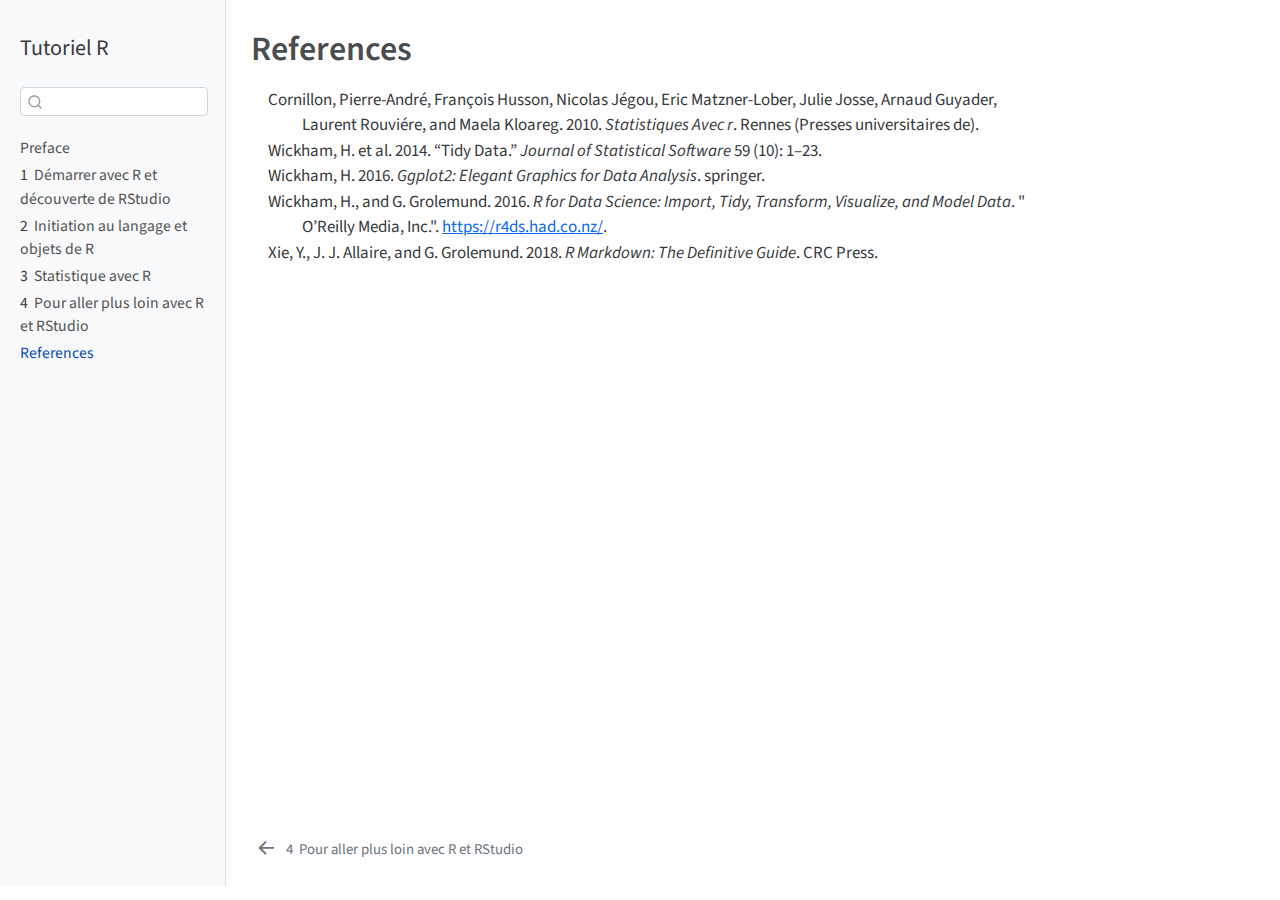
<file: references.html>
<!DOCTYPE html>
<html xmlns="http://www.w3.org/1999/xhtml" lang="en" xml:lang="en"><head>

<meta charset="utf-8">
<meta name="generator" content="quarto-1.3.433">

<meta name="viewport" content="width=device-width, initial-scale=1.0, user-scalable=yes">


<title>Tutoriel R - References</title>
<style>
code{white-space: pre-wrap;}
span.smallcaps{font-variant: small-caps;}
div.columns{display: flex; gap: min(4vw, 1.5em);}
div.column{flex: auto; overflow-x: auto;}
div.hanging-indent{margin-left: 1.5em; text-indent: -1.5em;}
ul.task-list{list-style: none;}
ul.task-list li input[type="checkbox"] {
  width: 0.8em;
  margin: 0 0.8em 0.2em -1em; /* quarto-specific, see https://github.com/quarto-dev/quarto-cli/issues/4556 */ 
  vertical-align: middle;
}
/* CSS for citations */
div.csl-bib-body { }
div.csl-entry {
  clear: both;
}
.hanging-indent div.csl-entry {
  margin-left:2em;
  text-indent:-2em;
}
div.csl-left-margin {
  min-width:2em;
  float:left;
}
div.csl-right-inline {
  margin-left:2em;
  padding-left:1em;
}
div.csl-indent {
  margin-left: 2em;
}</style>


<script src="site_libs/quarto-nav/quarto-nav.js"></script>
<script src="site_libs/quarto-nav/headroom.min.js"></script>
<script src="site_libs/clipboard/clipboard.min.js"></script>
<script src="site_libs/quarto-search/autocomplete.umd.js"></script>
<script src="site_libs/quarto-search/fuse.min.js"></script>
<script src="site_libs/quarto-search/quarto-search.js"></script>
<meta name="quarto:offset" content="./">
<link href="./Part4-Ravance.html" rel="prev">
<script src="site_libs/quarto-html/quarto.js"></script>
<script src="site_libs/quarto-html/popper.min.js"></script>
<script src="site_libs/quarto-html/tippy.umd.min.js"></script>
<script src="site_libs/quarto-html/anchor.min.js"></script>
<link href="site_libs/quarto-html/tippy.css" rel="stylesheet">
<link href="site_libs/quarto-html/quarto-syntax-highlighting.css" rel="stylesheet" id="quarto-text-highlighting-styles">
<script src="site_libs/bootstrap/bootstrap.min.js"></script>
<link href="site_libs/bootstrap/bootstrap-icons.css" rel="stylesheet">
<link href="site_libs/bootstrap/bootstrap.min.css" rel="stylesheet" id="quarto-bootstrap" data-mode="light">
<script id="quarto-search-options" type="application/json">{
  "location": "sidebar",
  "copy-button": false,
  "collapse-after": 3,
  "panel-placement": "start",
  "type": "textbox",
  "limit": 20,
  "language": {
    "search-no-results-text": "No results",
    "search-matching-documents-text": "matching documents",
    "search-copy-link-title": "Copy link to search",
    "search-hide-matches-text": "Hide additional matches",
    "search-more-match-text": "more match in this document",
    "search-more-matches-text": "more matches in this document",
    "search-clear-button-title": "Clear",
    "search-detached-cancel-button-title": "Cancel",
    "search-submit-button-title": "Submit",
    "search-label": "Search"
  }
}</script>


</head>

<body class="nav-sidebar docked">

<div id="quarto-search-results"></div>
  <header id="quarto-header" class="headroom fixed-top">
  <nav class="quarto-secondary-nav">
    <div class="container-fluid d-flex">
      <button type="button" class="quarto-btn-toggle btn" data-bs-toggle="collapse" data-bs-target="#quarto-sidebar,#quarto-sidebar-glass" aria-controls="quarto-sidebar" aria-expanded="false" aria-label="Toggle sidebar navigation" onclick="if (window.quartoToggleHeadroom) { window.quartoToggleHeadroom(); }">
        <i class="bi bi-layout-text-sidebar-reverse"></i>
      </button>
      <nav class="quarto-page-breadcrumbs" aria-label="breadcrumb"><ol class="breadcrumb"><li class="breadcrumb-item"><a href="./references.html">References</a></li></ol></nav>
      <a class="flex-grow-1" role="button" data-bs-toggle="collapse" data-bs-target="#quarto-sidebar,#quarto-sidebar-glass" aria-controls="quarto-sidebar" aria-expanded="false" aria-label="Toggle sidebar navigation" onclick="if (window.quartoToggleHeadroom) { window.quartoToggleHeadroom(); }">      
      </a>
      <button type="button" class="btn quarto-search-button" aria-label="" onclick="window.quartoOpenSearch();">
        <i class="bi bi-search"></i>
      </button>
    </div>
  </nav>
</header>
<!-- content -->
<div id="quarto-content" class="quarto-container page-columns page-rows-contents page-layout-article">
<!-- sidebar -->
  <nav id="quarto-sidebar" class="sidebar collapse collapse-horizontal sidebar-navigation docked overflow-auto">
    <div class="pt-lg-2 mt-2 text-left sidebar-header">
    <div class="sidebar-title mb-0 py-0">
      <a href="./">Tutoriel R</a> 
    </div>
      </div>
        <div class="mt-2 flex-shrink-0 align-items-center">
        <div class="sidebar-search">
        <div id="quarto-search" class="" title="Search"></div>
        </div>
        </div>
    <div class="sidebar-menu-container"> 
    <ul class="list-unstyled mt-1">
        <li class="sidebar-item">
  <div class="sidebar-item-container"> 
  <a href="./index.html" class="sidebar-item-text sidebar-link">
 <span class="menu-text">Preface</span></a>
  </div>
</li>
        <li class="sidebar-item">
  <div class="sidebar-item-container"> 
  <a href="./Part1-Intro.html" class="sidebar-item-text sidebar-link">
 <span class="menu-text"><span class="chapter-number">1</span>&nbsp; <span class="chapter-title">Démarrer avec R et découverte de RStudio</span></span></a>
  </div>
</li>
        <li class="sidebar-item">
  <div class="sidebar-item-container"> 
  <a href="./Part2-InitR.html" class="sidebar-item-text sidebar-link">
 <span class="menu-text"><span class="chapter-number">2</span>&nbsp; <span class="chapter-title">Initiation au langage et objets de R</span></span></a>
  </div>
</li>
        <li class="sidebar-item">
  <div class="sidebar-item-container"> 
  <a href="./Part3-StatR.html" class="sidebar-item-text sidebar-link">
 <span class="menu-text"><span class="chapter-number">3</span>&nbsp; <span class="chapter-title">Statistique avec R</span></span></a>
  </div>
</li>
        <li class="sidebar-item">
  <div class="sidebar-item-container"> 
  <a href="./Part4-Ravance.html" class="sidebar-item-text sidebar-link">
 <span class="menu-text"><span class="chapter-number">4</span>&nbsp; <span class="chapter-title">Pour aller plus loin avec R et RStudio</span></span></a>
  </div>
</li>
        <li class="sidebar-item">
  <div class="sidebar-item-container"> 
  <a href="./references.html" class="sidebar-item-text sidebar-link active">
 <span class="menu-text">References</span></a>
  </div>
</li>
    </ul>
    </div>
</nav>
<div id="quarto-sidebar-glass" data-bs-toggle="collapse" data-bs-target="#quarto-sidebar,#quarto-sidebar-glass"></div>
<!-- margin-sidebar -->
    <div id="quarto-margin-sidebar" class="sidebar margin-sidebar">
        
    </div>
<!-- main -->
<main class="content" id="quarto-document-content">

<header id="title-block-header" class="quarto-title-block default">
<div class="quarto-title">
<h1 class="title">References</h1>
</div>



<div class="quarto-title-meta">

    
  
    
  </div>
  

</header>

<p></p>
<div id="refs" class="references csl-bib-body hanging-indent" role="list">
<div id="ref-cornillon2010" class="csl-entry" role="listitem">
Cornillon, Pierre-André, François Husson, Nicolas Jégou, Eric
Matzner-Lober, Julie Josse, Arnaud Guyader, Laurent Rouviére, and Maela
Kloareg. 2010. <em>Statistiques Avec r</em>. Rennes (Presses
universitaires de).
</div>
<div id="ref-wickham2014tidy" class="csl-entry" role="listitem">
Wickham, H. et al. 2014. <span>“Tidy Data.”</span> <em>Journal of
Statistical Software</em> 59 (10): 1–23.
</div>
<div id="ref-ggplot2" class="csl-entry" role="listitem">
Wickham, H. 2016. <em>Ggplot2: Elegant Graphics for Data Analysis</em>.
springer.
</div>
<div id="ref-RDataScience" class="csl-entry" role="listitem">
Wickham, H., and G. Grolemund. 2016. <em>R for Data Science: Import,
Tidy, Transform, Visualize, and Model Data</em>. " O’Reilly Media,
Inc.". <a href="https://r4ds.had.co.nz/">https://r4ds.had.co.nz/</a>.
</div>
<div id="ref-Rmarkdown" class="csl-entry" role="listitem">
Xie, Y., J. J. Allaire, and G. Grolemund. 2018. <em>R Markdown: The
Definitive Guide</em>. CRC Press.
</div>
</div>



</main> <!-- /main -->
<script id="quarto-html-after-body" type="application/javascript">
window.document.addEventListener("DOMContentLoaded", function (event) {
  const toggleBodyColorMode = (bsSheetEl) => {
    const mode = bsSheetEl.getAttribute("data-mode");
    const bodyEl = window.document.querySelector("body");
    if (mode === "dark") {
      bodyEl.classList.add("quarto-dark");
      bodyEl.classList.remove("quarto-light");
    } else {
      bodyEl.classList.add("quarto-light");
      bodyEl.classList.remove("quarto-dark");
    }
  }
  const toggleBodyColorPrimary = () => {
    const bsSheetEl = window.document.querySelector("link#quarto-bootstrap");
    if (bsSheetEl) {
      toggleBodyColorMode(bsSheetEl);
    }
  }
  toggleBodyColorPrimary();  
  const icon = "";
  const anchorJS = new window.AnchorJS();
  anchorJS.options = {
    placement: 'right',
    icon: icon
  };
  anchorJS.add('.anchored');
  const isCodeAnnotation = (el) => {
    for (const clz of el.classList) {
      if (clz.startsWith('code-annotation-')) {                     
        return true;
      }
    }
    return false;
  }
  const clipboard = new window.ClipboardJS('.code-copy-button', {
    text: function(trigger) {
      const codeEl = trigger.previousElementSibling.cloneNode(true);
      for (const childEl of codeEl.children) {
        if (isCodeAnnotation(childEl)) {
          childEl.remove();
        }
      }
      return codeEl.innerText;
    }
  });
  clipboard.on('success', function(e) {
    // button target
    const button = e.trigger;
    // don't keep focus
    button.blur();
    // flash "checked"
    button.classList.add('code-copy-button-checked');
    var currentTitle = button.getAttribute("title");
    button.setAttribute("title", "Copied!");
    let tooltip;
    if (window.bootstrap) {
      button.setAttribute("data-bs-toggle", "tooltip");
      button.setAttribute("data-bs-placement", "left");
      button.setAttribute("data-bs-title", "Copied!");
      tooltip = new bootstrap.Tooltip(button, 
        { trigger: "manual", 
          customClass: "code-copy-button-tooltip",
          offset: [0, -8]});
      tooltip.show();    
    }
    setTimeout(function() {
      if (tooltip) {
        tooltip.hide();
        button.removeAttribute("data-bs-title");
        button.removeAttribute("data-bs-toggle");
        button.removeAttribute("data-bs-placement");
      }
      button.setAttribute("title", currentTitle);
      button.classList.remove('code-copy-button-checked');
    }, 1000);
    // clear code selection
    e.clearSelection();
  });
  function tippyHover(el, contentFn) {
    const config = {
      allowHTML: true,
      content: contentFn,
      maxWidth: 500,
      delay: 100,
      arrow: false,
      appendTo: function(el) {
          return el.parentElement;
      },
      interactive: true,
      interactiveBorder: 10,
      theme: 'quarto',
      placement: 'bottom-start'
    };
    window.tippy(el, config); 
  }
  const noterefs = window.document.querySelectorAll('a[role="doc-noteref"]');
  for (var i=0; i<noterefs.length; i++) {
    const ref = noterefs[i];
    tippyHover(ref, function() {
      // use id or data attribute instead here
      let href = ref.getAttribute('data-footnote-href') || ref.getAttribute('href');
      try { href = new URL(href).hash; } catch {}
      const id = href.replace(/^#\/?/, "");
      const note = window.document.getElementById(id);
      return note.innerHTML;
    });
  }
      let selectedAnnoteEl;
      const selectorForAnnotation = ( cell, annotation) => {
        let cellAttr = 'data-code-cell="' + cell + '"';
        let lineAttr = 'data-code-annotation="' +  annotation + '"';
        const selector = 'span[' + cellAttr + '][' + lineAttr + ']';
        return selector;
      }
      const selectCodeLines = (annoteEl) => {
        const doc = window.document;
        const targetCell = annoteEl.getAttribute("data-target-cell");
        const targetAnnotation = annoteEl.getAttribute("data-target-annotation");
        const annoteSpan = window.document.querySelector(selectorForAnnotation(targetCell, targetAnnotation));
        const lines = annoteSpan.getAttribute("data-code-lines").split(",");
        const lineIds = lines.map((line) => {
          return targetCell + "-" + line;
        })
        let top = null;
        let height = null;
        let parent = null;
        if (lineIds.length > 0) {
            //compute the position of the single el (top and bottom and make a div)
            const el = window.document.getElementById(lineIds[0]);
            top = el.offsetTop;
            height = el.offsetHeight;
            parent = el.parentElement.parentElement;
          if (lineIds.length > 1) {
            const lastEl = window.document.getElementById(lineIds[lineIds.length - 1]);
            const bottom = lastEl.offsetTop + lastEl.offsetHeight;
            height = bottom - top;
          }
          if (top !== null && height !== null && parent !== null) {
            // cook up a div (if necessary) and position it 
            let div = window.document.getElementById("code-annotation-line-highlight");
            if (div === null) {
              div = window.document.createElement("div");
              div.setAttribute("id", "code-annotation-line-highlight");
              div.style.position = 'absolute';
              parent.appendChild(div);
            }
            div.style.top = top - 2 + "px";
            div.style.height = height + 4 + "px";
            let gutterDiv = window.document.getElementById("code-annotation-line-highlight-gutter");
            if (gutterDiv === null) {
              gutterDiv = window.document.createElement("div");
              gutterDiv.setAttribute("id", "code-annotation-line-highlight-gutter");
              gutterDiv.style.position = 'absolute';
              const codeCell = window.document.getElementById(targetCell);
              const gutter = codeCell.querySelector('.code-annotation-gutter');
              gutter.appendChild(gutterDiv);
            }
            gutterDiv.style.top = top - 2 + "px";
            gutterDiv.style.height = height + 4 + "px";
          }
          selectedAnnoteEl = annoteEl;
        }
      };
      const unselectCodeLines = () => {
        const elementsIds = ["code-annotation-line-highlight", "code-annotation-line-highlight-gutter"];
        elementsIds.forEach((elId) => {
          const div = window.document.getElementById(elId);
          if (div) {
            div.remove();
          }
        });
        selectedAnnoteEl = undefined;
      };
      // Attach click handler to the DT
      const annoteDls = window.document.querySelectorAll('dt[data-target-cell]');
      for (const annoteDlNode of annoteDls) {
        annoteDlNode.addEventListener('click', (event) => {
          const clickedEl = event.target;
          if (clickedEl !== selectedAnnoteEl) {
            unselectCodeLines();
            const activeEl = window.document.querySelector('dt[data-target-cell].code-annotation-active');
            if (activeEl) {
              activeEl.classList.remove('code-annotation-active');
            }
            selectCodeLines(clickedEl);
            clickedEl.classList.add('code-annotation-active');
          } else {
            // Unselect the line
            unselectCodeLines();
            clickedEl.classList.remove('code-annotation-active');
          }
        });
      }
  const findCites = (el) => {
    const parentEl = el.parentElement;
    if (parentEl) {
      const cites = parentEl.dataset.cites;
      if (cites) {
        return {
          el,
          cites: cites.split(' ')
        };
      } else {
        return findCites(el.parentElement)
      }
    } else {
      return undefined;
    }
  };
  var bibliorefs = window.document.querySelectorAll('a[role="doc-biblioref"]');
  for (var i=0; i<bibliorefs.length; i++) {
    const ref = bibliorefs[i];
    const citeInfo = findCites(ref);
    if (citeInfo) {
      tippyHover(citeInfo.el, function() {
        var popup = window.document.createElement('div');
        citeInfo.cites.forEach(function(cite) {
          var citeDiv = window.document.createElement('div');
          citeDiv.classList.add('hanging-indent');
          citeDiv.classList.add('csl-entry');
          var biblioDiv = window.document.getElementById('ref-' + cite);
          if (biblioDiv) {
            citeDiv.innerHTML = biblioDiv.innerHTML;
          }
          popup.appendChild(citeDiv);
        });
        return popup.innerHTML;
      });
    }
  }
});
</script>
<nav class="page-navigation">
  <div class="nav-page nav-page-previous">
      <a href="./Part4-Ravance.html" class="pagination-link">
        <i class="bi bi-arrow-left-short"></i> <span class="nav-page-text"><span class="chapter-number">4</span>&nbsp; <span class="chapter-title">Pour aller plus loin avec R et RStudio</span></span>
      </a>          
  </div>
  <div class="nav-page nav-page-next">
  </div>
</nav>
</div> <!-- /content -->



</body></html>
</file>
<file: site_libs/quarto-html/tippy.css>
.tippy-box[data-animation=fade][data-state=hidden]{opacity:0}[data-tippy-root]{max-width:calc(100vw - 10px)}.tippy-box{position:relative;background-color:#333;color:#fff;border-radius:4px;font-size:14px;line-height:1.4;white-space:normal;outline:0;transition-property:transform,visibility,opacity}.tippy-box[data-placement^=top]>.tippy-arrow{bottom:0}.tippy-box[data-placement^=top]>.tippy-arrow:before{bottom:-7px;left:0;border-width:8px 8px 0;border-top-color:initial;transform-origin:center top}.tippy-box[data-placement^=bottom]>.tippy-arrow{top:0}.tippy-box[data-placement^=bottom]>.tippy-arrow:before{top:-7px;left:0;border-width:0 8px 8px;border-bottom-color:initial;transform-origin:center bottom}.tippy-box[data-placement^=left]>.tippy-arrow{right:0}.tippy-box[data-placement^=left]>.tippy-arrow:before{border-width:8px 0 8px 8px;border-left-color:initial;right:-7px;transform-origin:center left}.tippy-box[data-placement^=right]>.tippy-arrow{left:0}.tippy-box[data-placement^=right]>.tippy-arrow:before{left:-7px;border-width:8px 8px 8px 0;border-right-color:initial;transform-origin:center right}.tippy-box[data-inertia][data-state=visible]{transition-timing-function:cubic-bezier(.54,1.5,.38,1.11)}.tippy-arrow{width:16px;height:16px;color:#333}.tippy-arrow:before{content:"";position:absolute;border-color:transparent;border-style:solid}.tippy-content{position:relative;padding:5px 9px;z-index:1}
</file>
<file: site_libs/quarto-html/quarto-syntax-highlighting.css>
/* quarto syntax highlight colors */
:root {
  --quarto-hl-ot-color: #003B4F;
  --quarto-hl-at-color: #657422;
  --quarto-hl-ss-color: #20794D;
  --quarto-hl-an-color: #5E5E5E;
  --quarto-hl-fu-color: #4758AB;
  --quarto-hl-st-color: #20794D;
  --quarto-hl-cf-color: #003B4F;
  --quarto-hl-op-color: #5E5E5E;
  --quarto-hl-er-color: #AD0000;
  --quarto-hl-bn-color: #AD0000;
  --quarto-hl-al-color: #AD0000;
  --quarto-hl-va-color: #111111;
  --quarto-hl-bu-color: inherit;
  --quarto-hl-ex-color: inherit;
  --quarto-hl-pp-color: #AD0000;
  --quarto-hl-in-color: #5E5E5E;
  --quarto-hl-vs-color: #20794D;
  --quarto-hl-wa-color: #5E5E5E;
  --quarto-hl-do-color: #5E5E5E;
  --quarto-hl-im-color: #00769E;
  --quarto-hl-ch-color: #20794D;
  --quarto-hl-dt-color: #AD0000;
  --quarto-hl-fl-color: #AD0000;
  --quarto-hl-co-color: #5E5E5E;
  --quarto-hl-cv-color: #5E5E5E;
  --quarto-hl-cn-color: #8f5902;
  --quarto-hl-sc-color: #5E5E5E;
  --quarto-hl-dv-color: #AD0000;
  --quarto-hl-kw-color: #003B4F;
}

/* other quarto variables */
:root {
  --quarto-font-monospace: SFMono-Regular, Menlo, Monaco, Consolas, "Liberation Mono", "Courier New", monospace;
}

pre > code.sourceCode > span {
  color: #003B4F;
}

code span {
  color: #003B4F;
}

code.sourceCode > span {
  color: #003B4F;
}

div.sourceCode,
div.sourceCode pre.sourceCode {
  color: #003B4F;
}

code span.ot {
  color: #003B4F;
  font-style: inherit;
}

code span.at {
  color: #657422;
  font-style: inherit;
}

code span.ss {
  color: #20794D;
  font-style: inherit;
}

code span.an {
  color: #5E5E5E;
  font-style: inherit;
}

code span.fu {
  color: #4758AB;
  font-style: inherit;
}

code span.st {
  color: #20794D;
  font-style: inherit;
}

code span.cf {
  color: #003B4F;
  font-style: inherit;
}

code span.op {
  color: #5E5E5E;
  font-style: inherit;
}

code span.er {
  color: #AD0000;
  font-style: inherit;
}

code span.bn {
  color: #AD0000;
  font-style: inherit;
}

code span.al {
  color: #AD0000;
  font-style: inherit;
}

code span.va {
  color: #111111;
  font-style: inherit;
}

code span.bu {
  font-style: inherit;
}

code span.ex {
  font-style: inherit;
}

code span.pp {
  color: #AD0000;
  font-style: inherit;
}

code span.in {
  color: #5E5E5E;
  font-style: inherit;
}

code span.vs {
  color: #20794D;
  font-style: inherit;
}

code span.wa {
  color: #5E5E5E;
  font-style: italic;
}

code span.do {
  color: #5E5E5E;
  font-style: italic;
}

code span.im {
  color: #00769E;
  font-style: inherit;
}

code span.ch {
  color: #20794D;
  font-style: inherit;
}

code span.dt {
  color: #AD0000;
  font-style: inherit;
}

code span.fl {
  color: #AD0000;
  font-style: inherit;
}

code span.co {
  color: #5E5E5E;
  font-style: inherit;
}

code span.cv {
  color: #5E5E5E;
  font-style: italic;
}

code span.cn {
  color: #8f5902;
  font-style: inherit;
}

code span.sc {
  color: #5E5E5E;
  font-style: inherit;
}

code span.dv {
  color: #AD0000;
  font-style: inherit;
}

code span.kw {
  color: #003B4F;
  font-style: inherit;
}

.prevent-inlining {
  content: "</";
}

/*# sourceMappingURL=debc5d5d77c3f9108843748ff7464032.css.map */
</file>
<file: site_libs/htmltools-fill-0.5.8.1/fill.css>
@layer htmltools {
  .html-fill-container {
    display: flex;
    flex-direction: column;
    /* Prevent the container from expanding vertically or horizontally beyond its
    parent's constraints. */
    min-height: 0;
    min-width: 0;
  }
  .html-fill-container > .html-fill-item {
    /* Fill items can grow and shrink freely within
    available vertical space in fillable container */
    flex: 1 1 auto;
    min-height: 0;
    min-width: 0;
  }
  .html-fill-container > :not(.html-fill-item) {
    /* Prevent shrinking or growing of non-fill items */
    flex: 0 0 auto;
  }
}
</file>
<file: site_libs/plotly-htmlwidgets-css-2.11.1/plotly-htmlwidgets.css>
/*
just here so that plotly works
correctly with ioslides.
see https://github.com/ropensci/plotly/issues/463
*/

slide:not(.current) .plotly.html-widget{
  display: none;
}
</file>
<file: site_libs/crosstalk-1.2.1/css/crosstalk.min.css>
.container-fluid.crosstalk-bscols{margin-left:-30px;margin-right:-30px;white-space:normal}body>.container-fluid.crosstalk-bscols{margin-left:auto;margin-right:auto}.crosstalk-input-checkboxgroup .crosstalk-options-group .crosstalk-options-column{display:inline-block;padding-right:12px;vertical-align:top}@media only screen and (max-width: 480px){.crosstalk-input-checkboxgroup .crosstalk-options-group .crosstalk-options-column{display:block;padding-right:inherit}}.crosstalk-input{margin-bottom:15px}.crosstalk-input .control-label{margin-bottom:0;vertical-align:middle}.crosstalk-input input[type="checkbox"]{margin:4px 0 0;margin-top:1px;line-height:normal}.crosstalk-input .checkbox{position:relative;display:block;margin-top:10px;margin-bottom:10px}.crosstalk-input .checkbox>label{padding-left:20px;margin-bottom:0;font-weight:400;cursor:pointer}.crosstalk-input .checkbox input[type="checkbox"],.crosstalk-input .checkbox-inline input[type="checkbox"]{position:absolute;margin-top:2px;margin-left:-20px}.crosstalk-input .checkbox+.checkbox{margin-top:-5px}.crosstalk-input .checkbox-inline{position:relative;display:inline-block;padding-left:20px;margin-bottom:0;font-weight:400;vertical-align:middle;cursor:pointer}.crosstalk-input .checkbox-inline+.checkbox-inline{margin-top:0;margin-left:10px}
</file>
